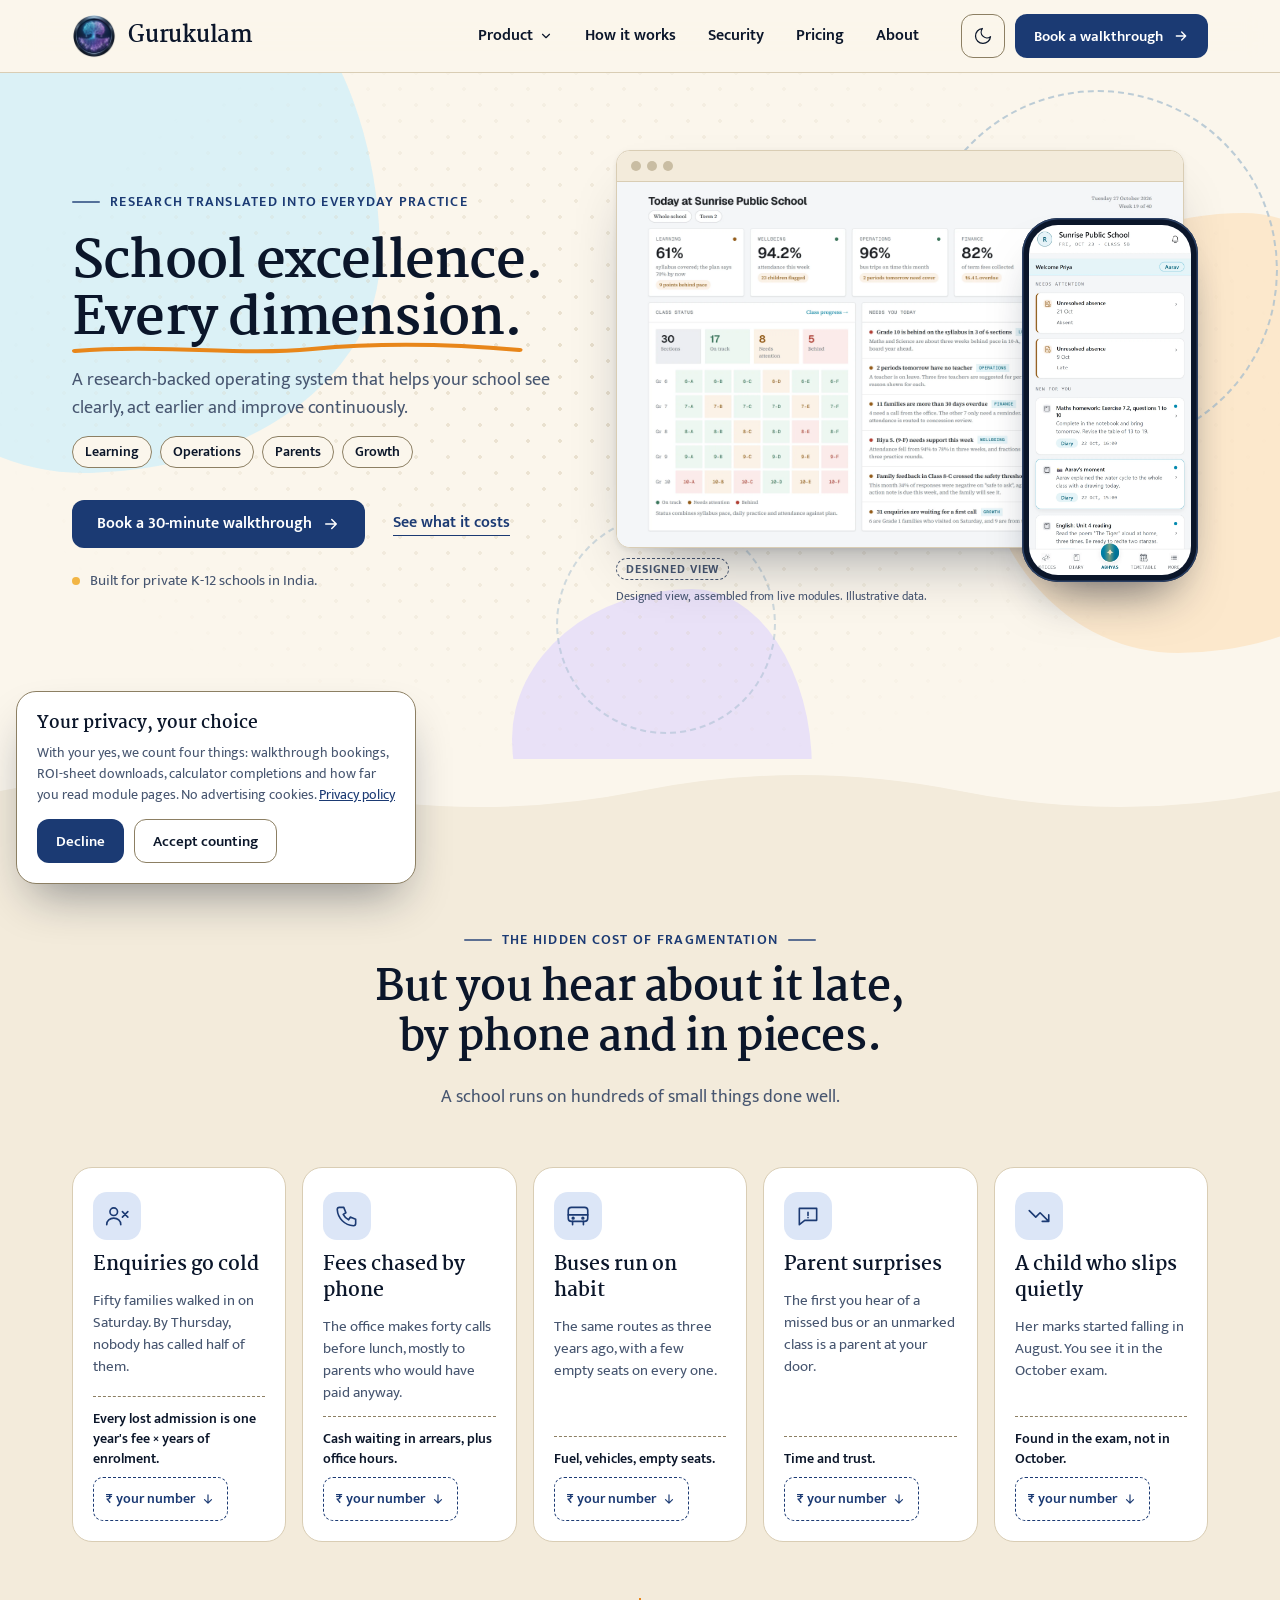
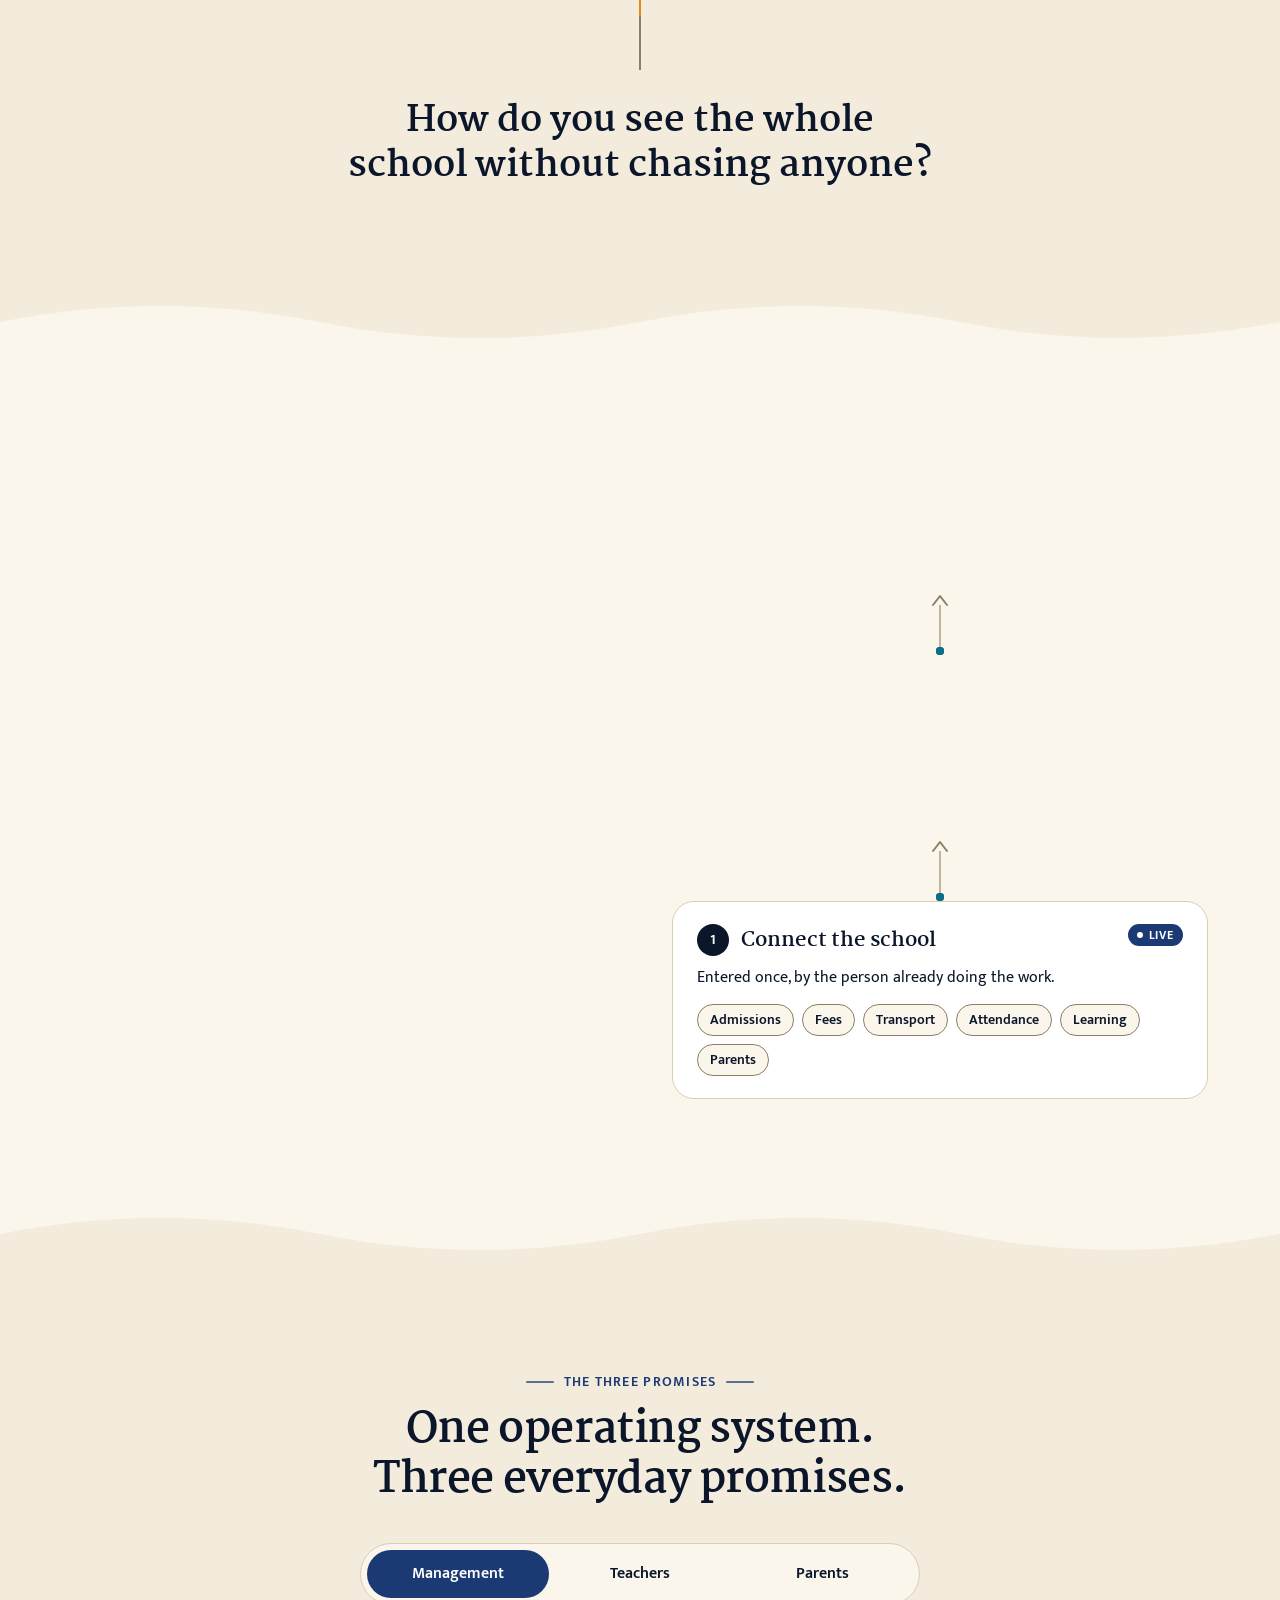
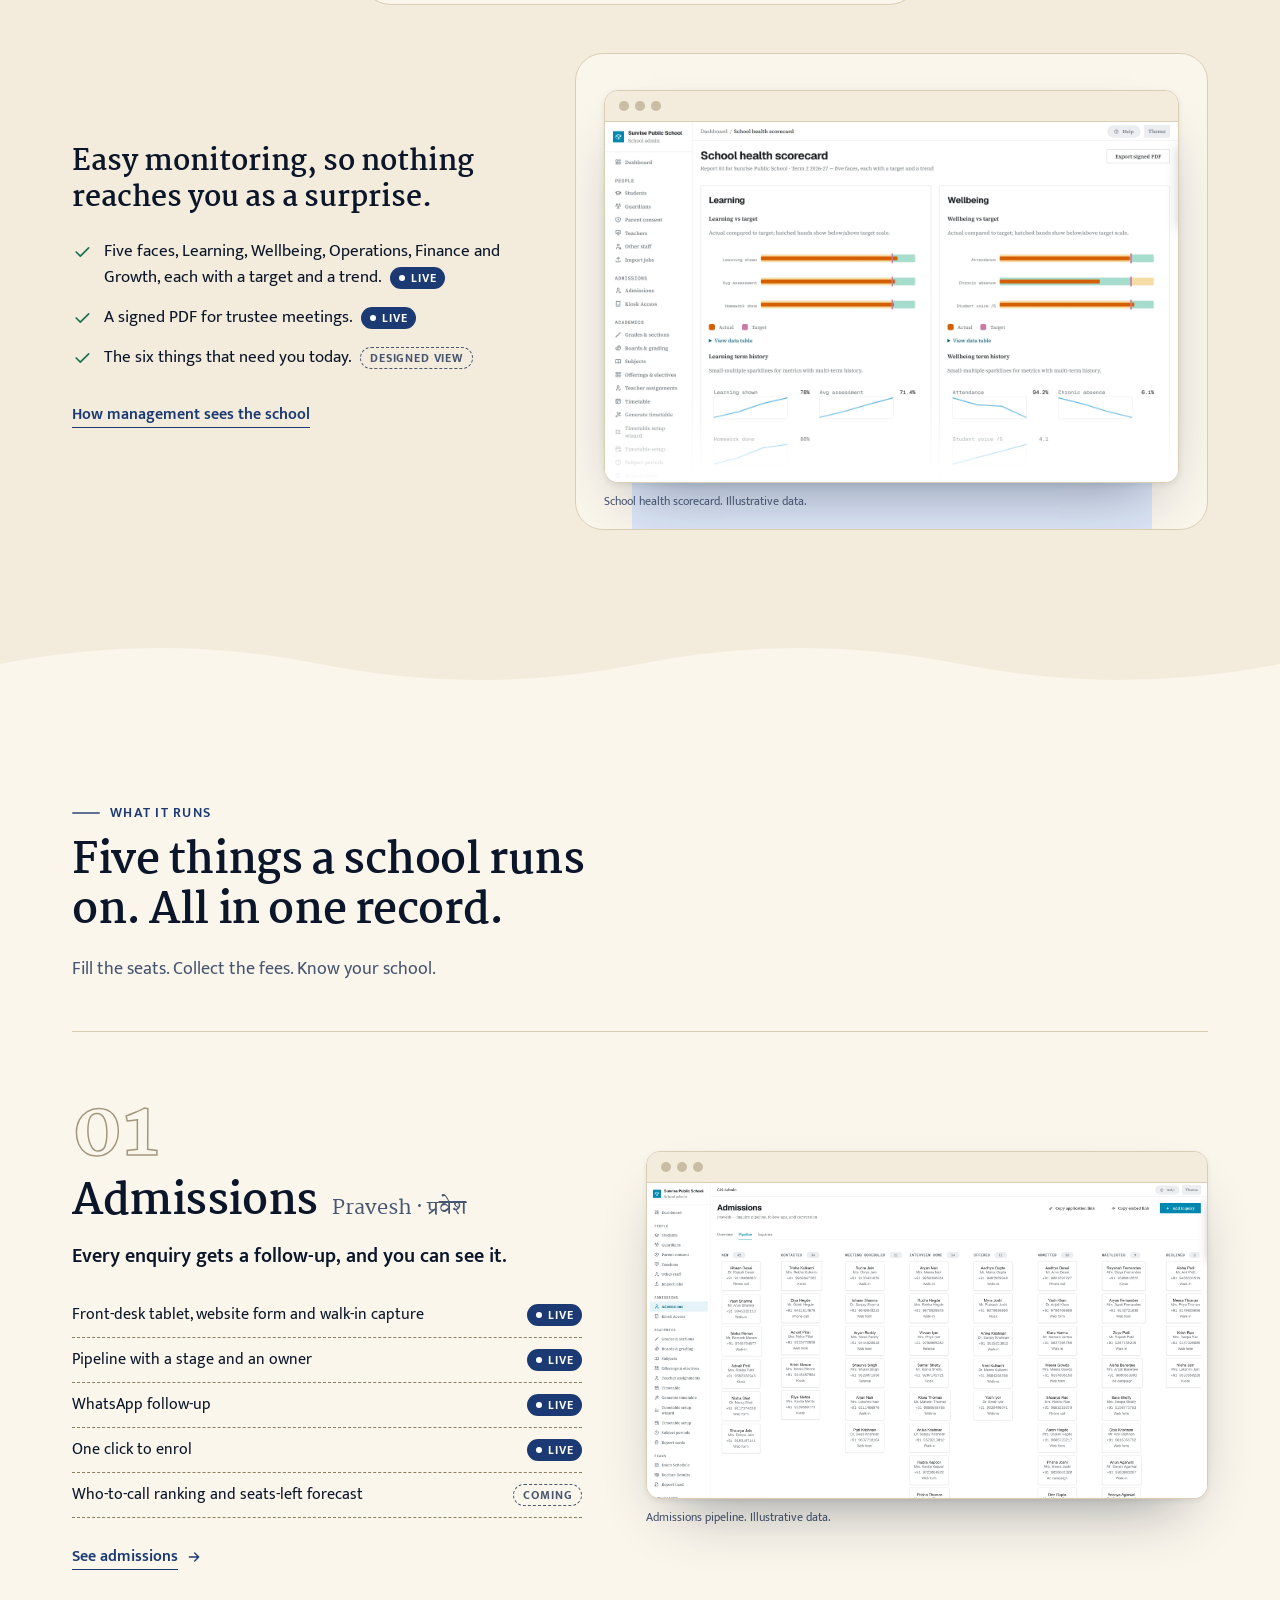
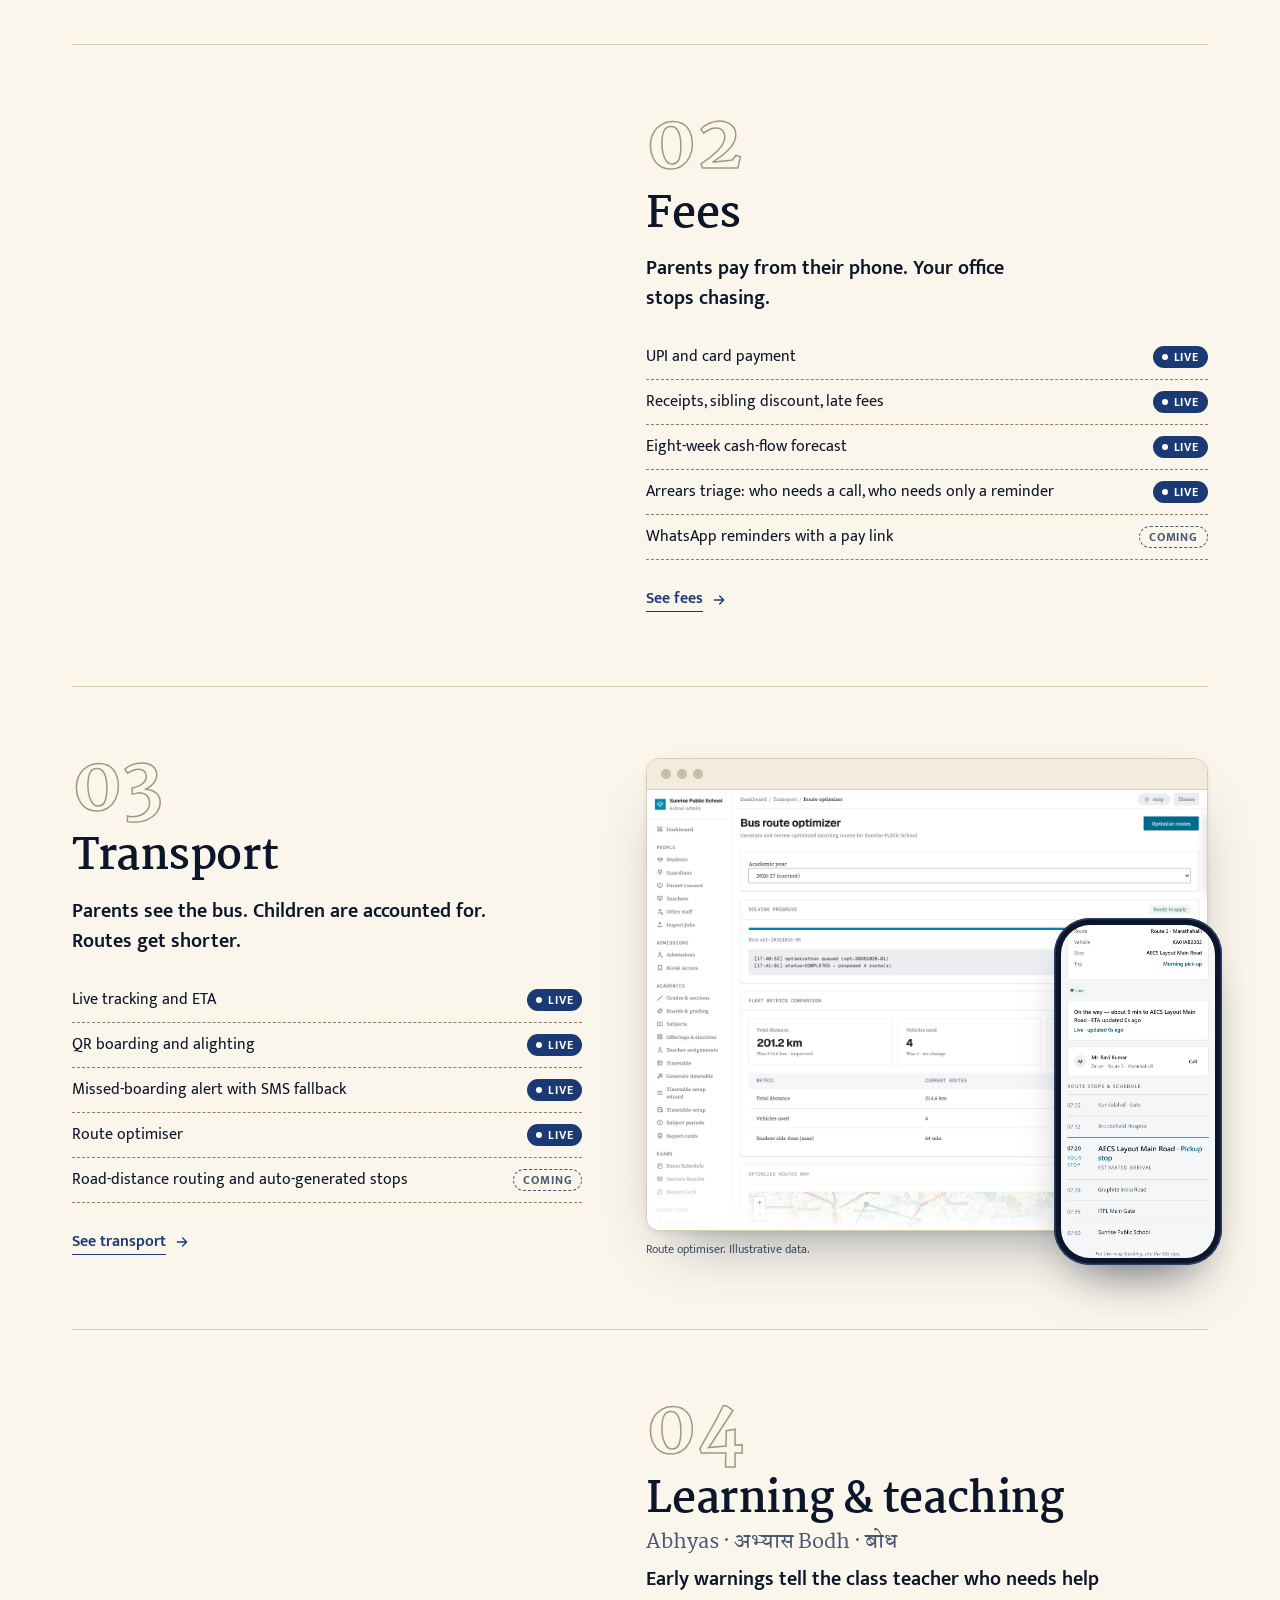
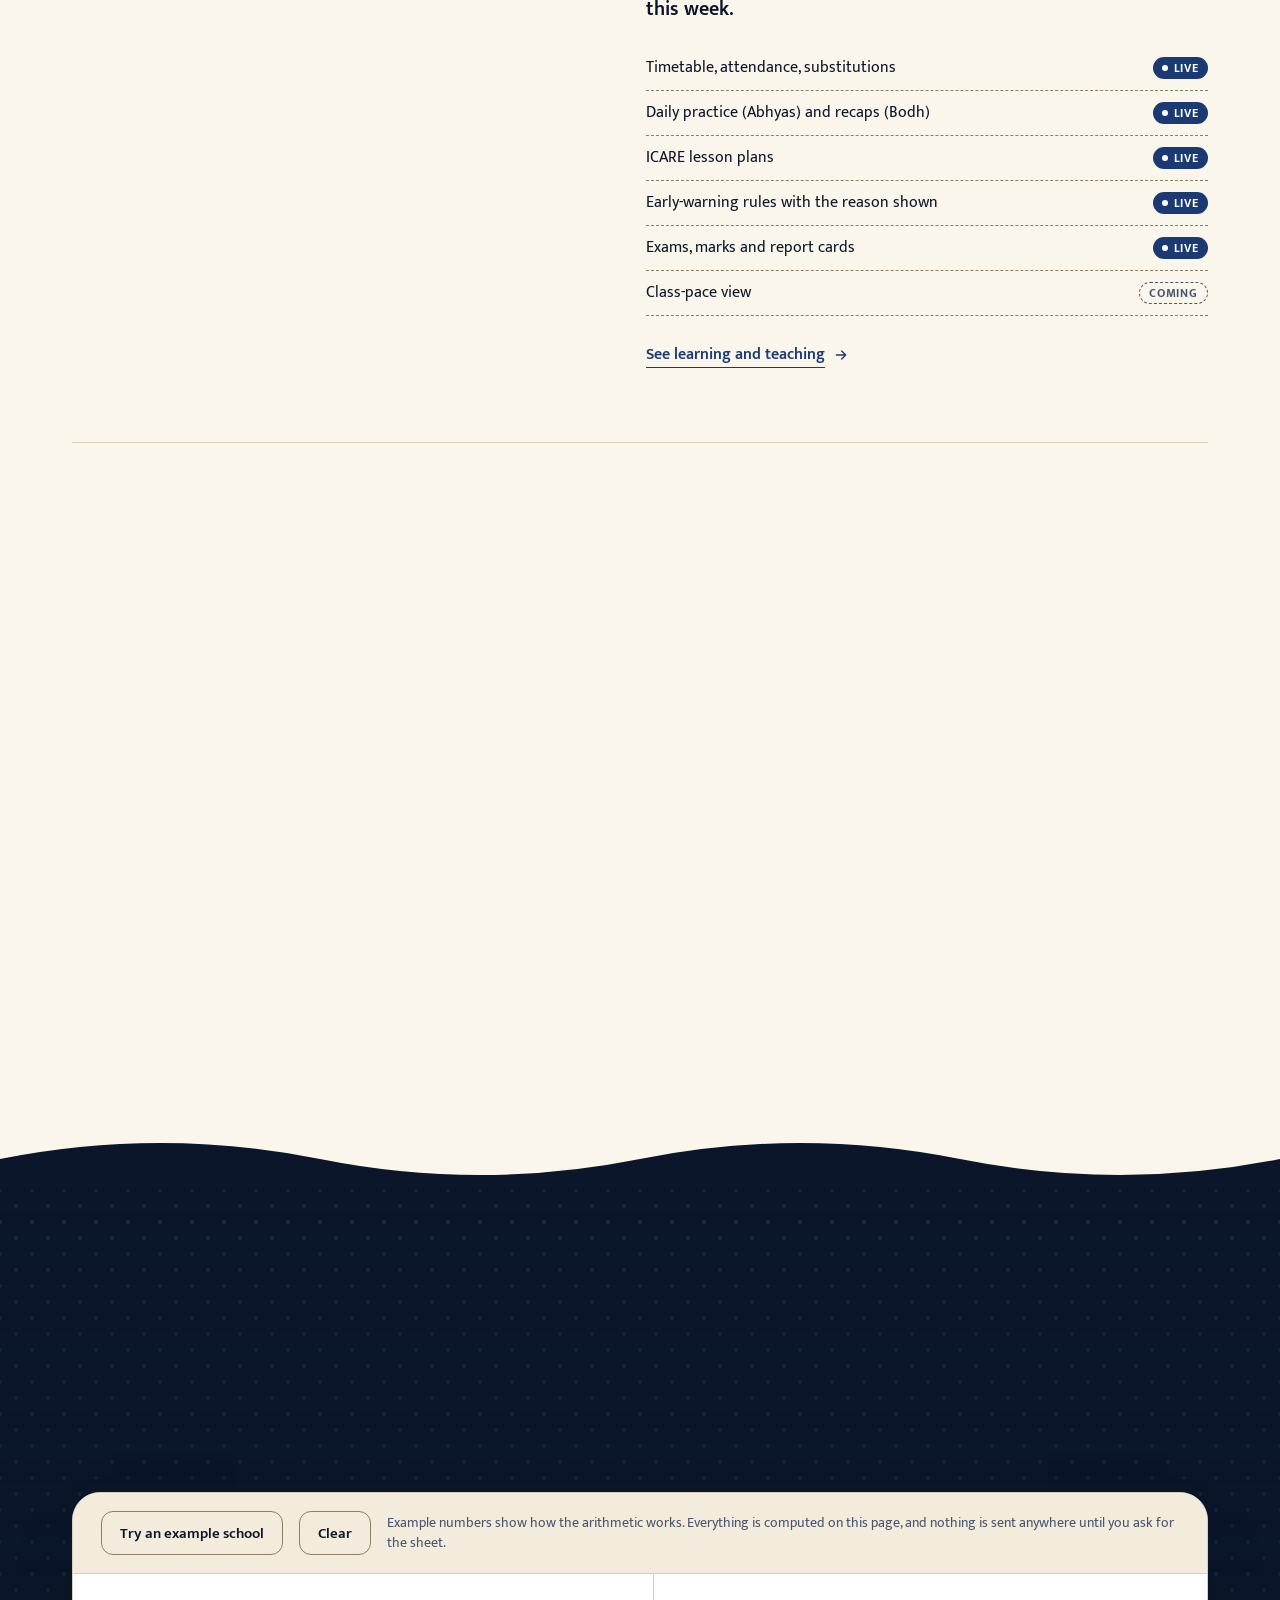
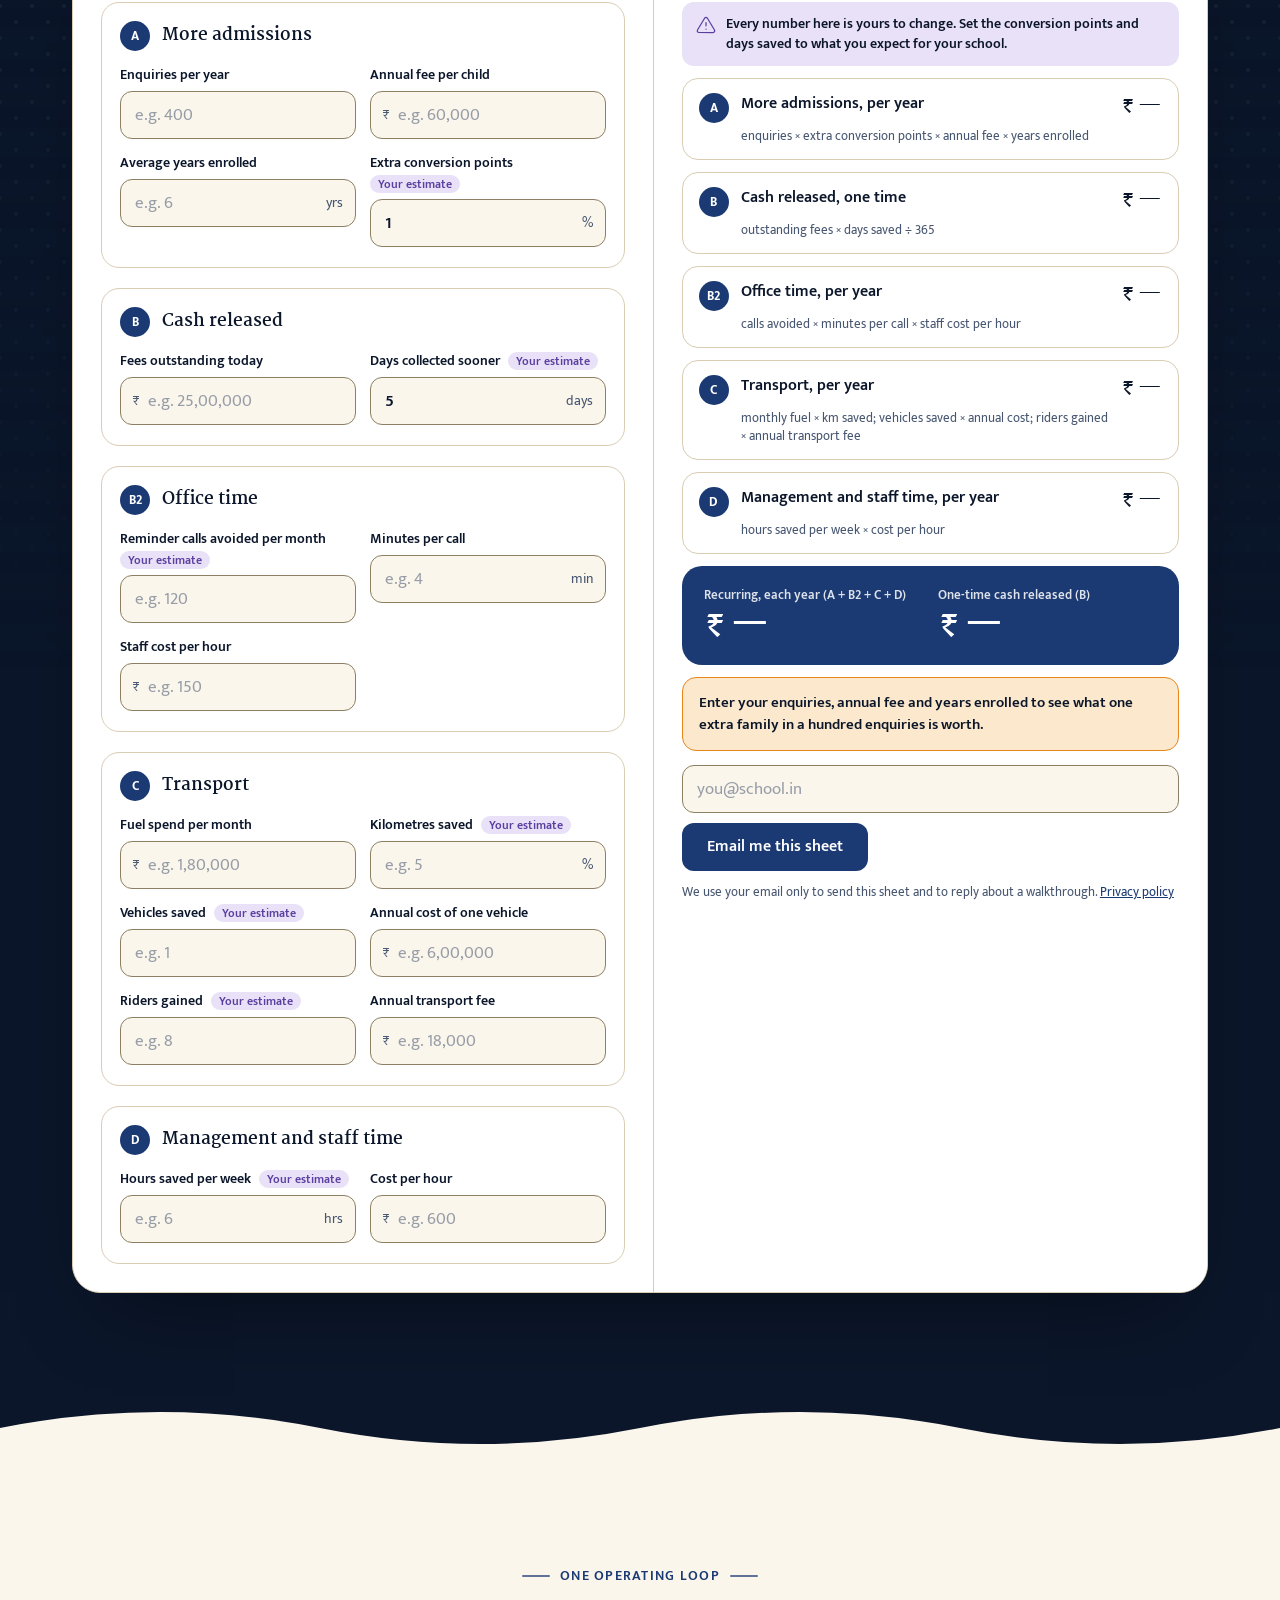
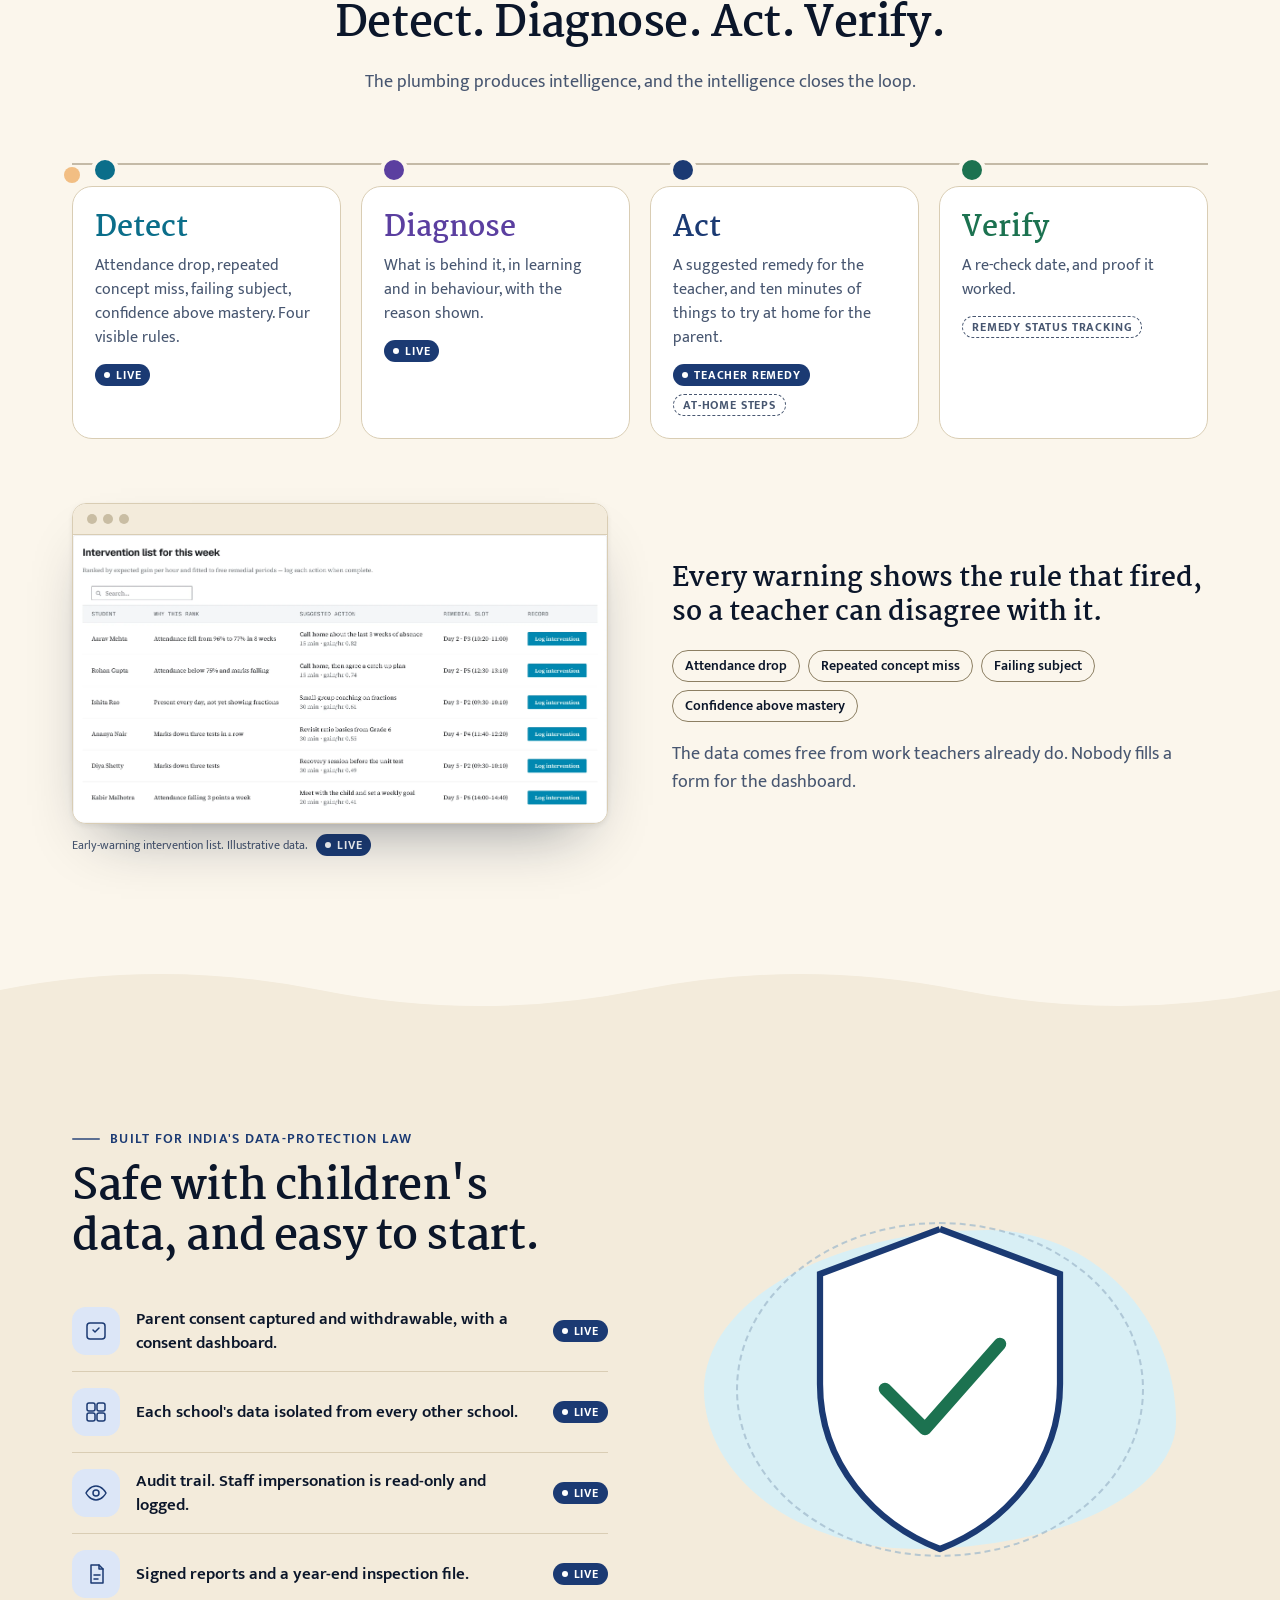
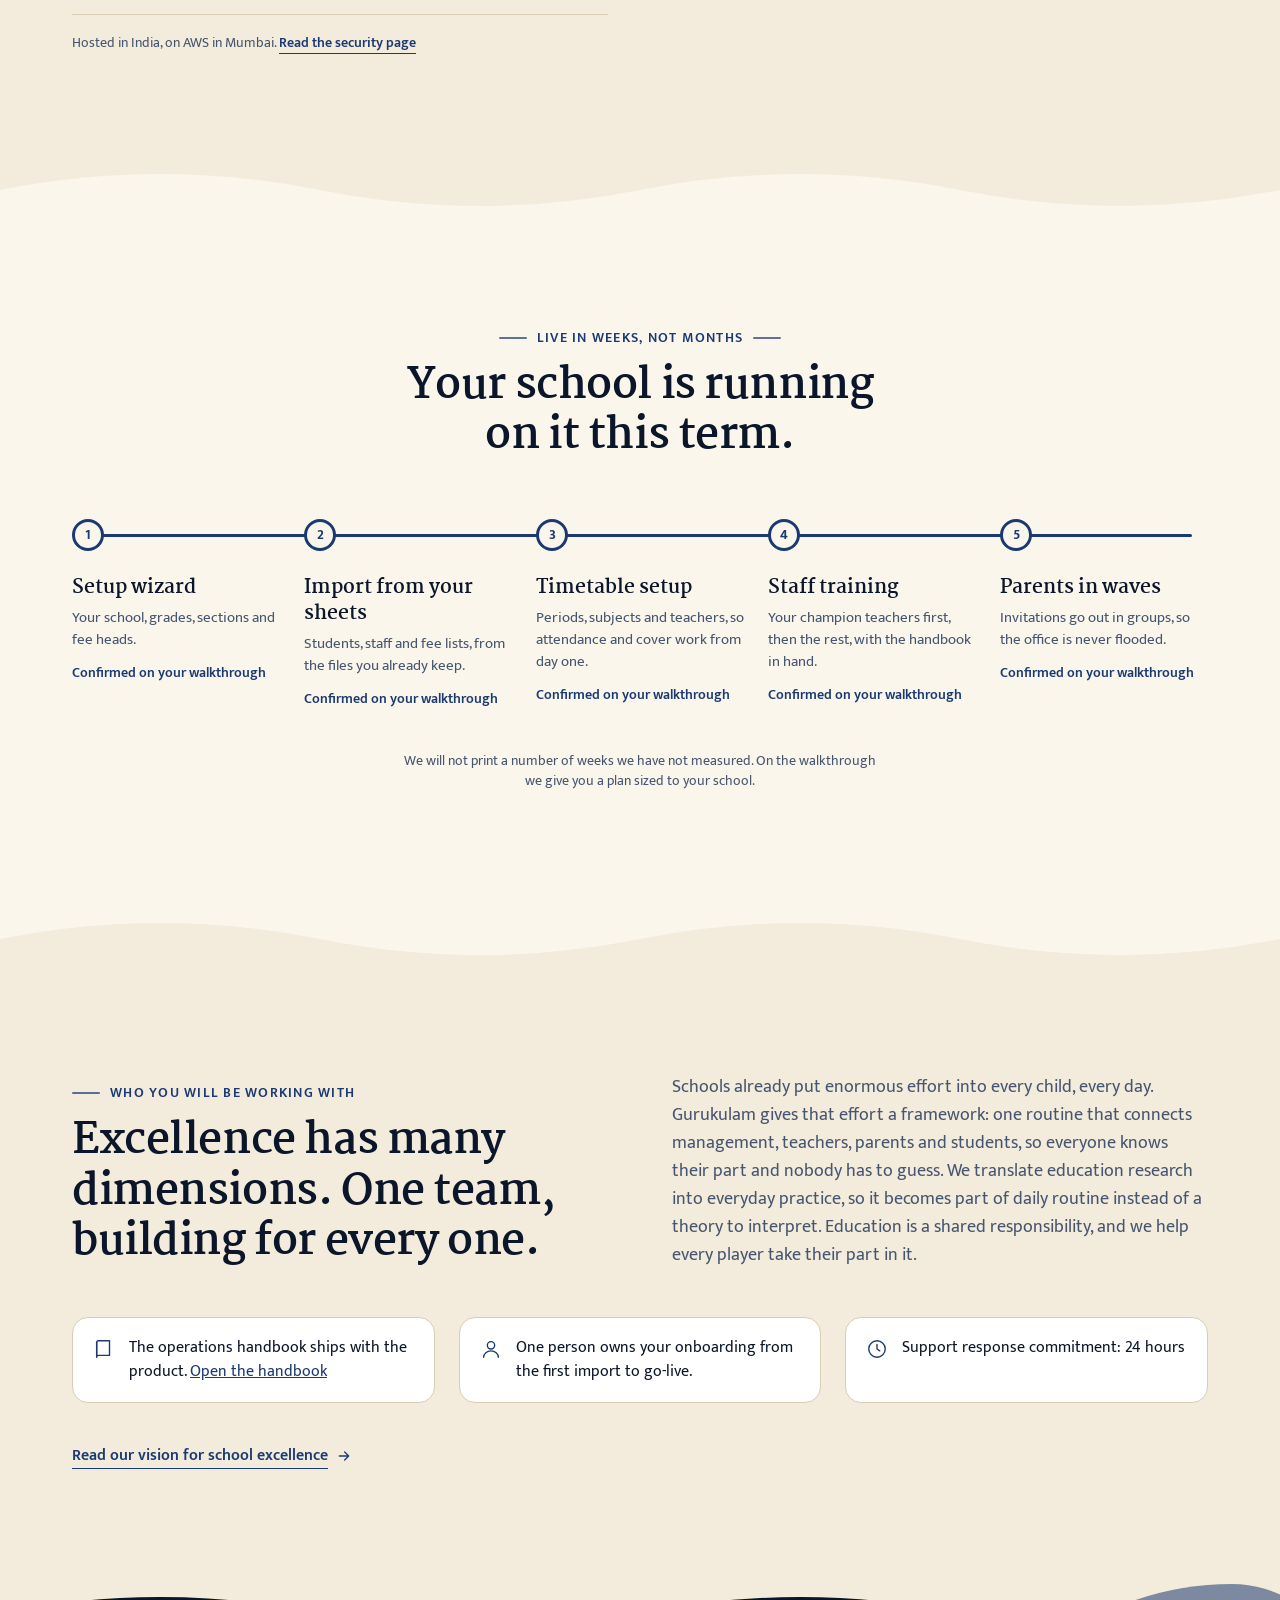
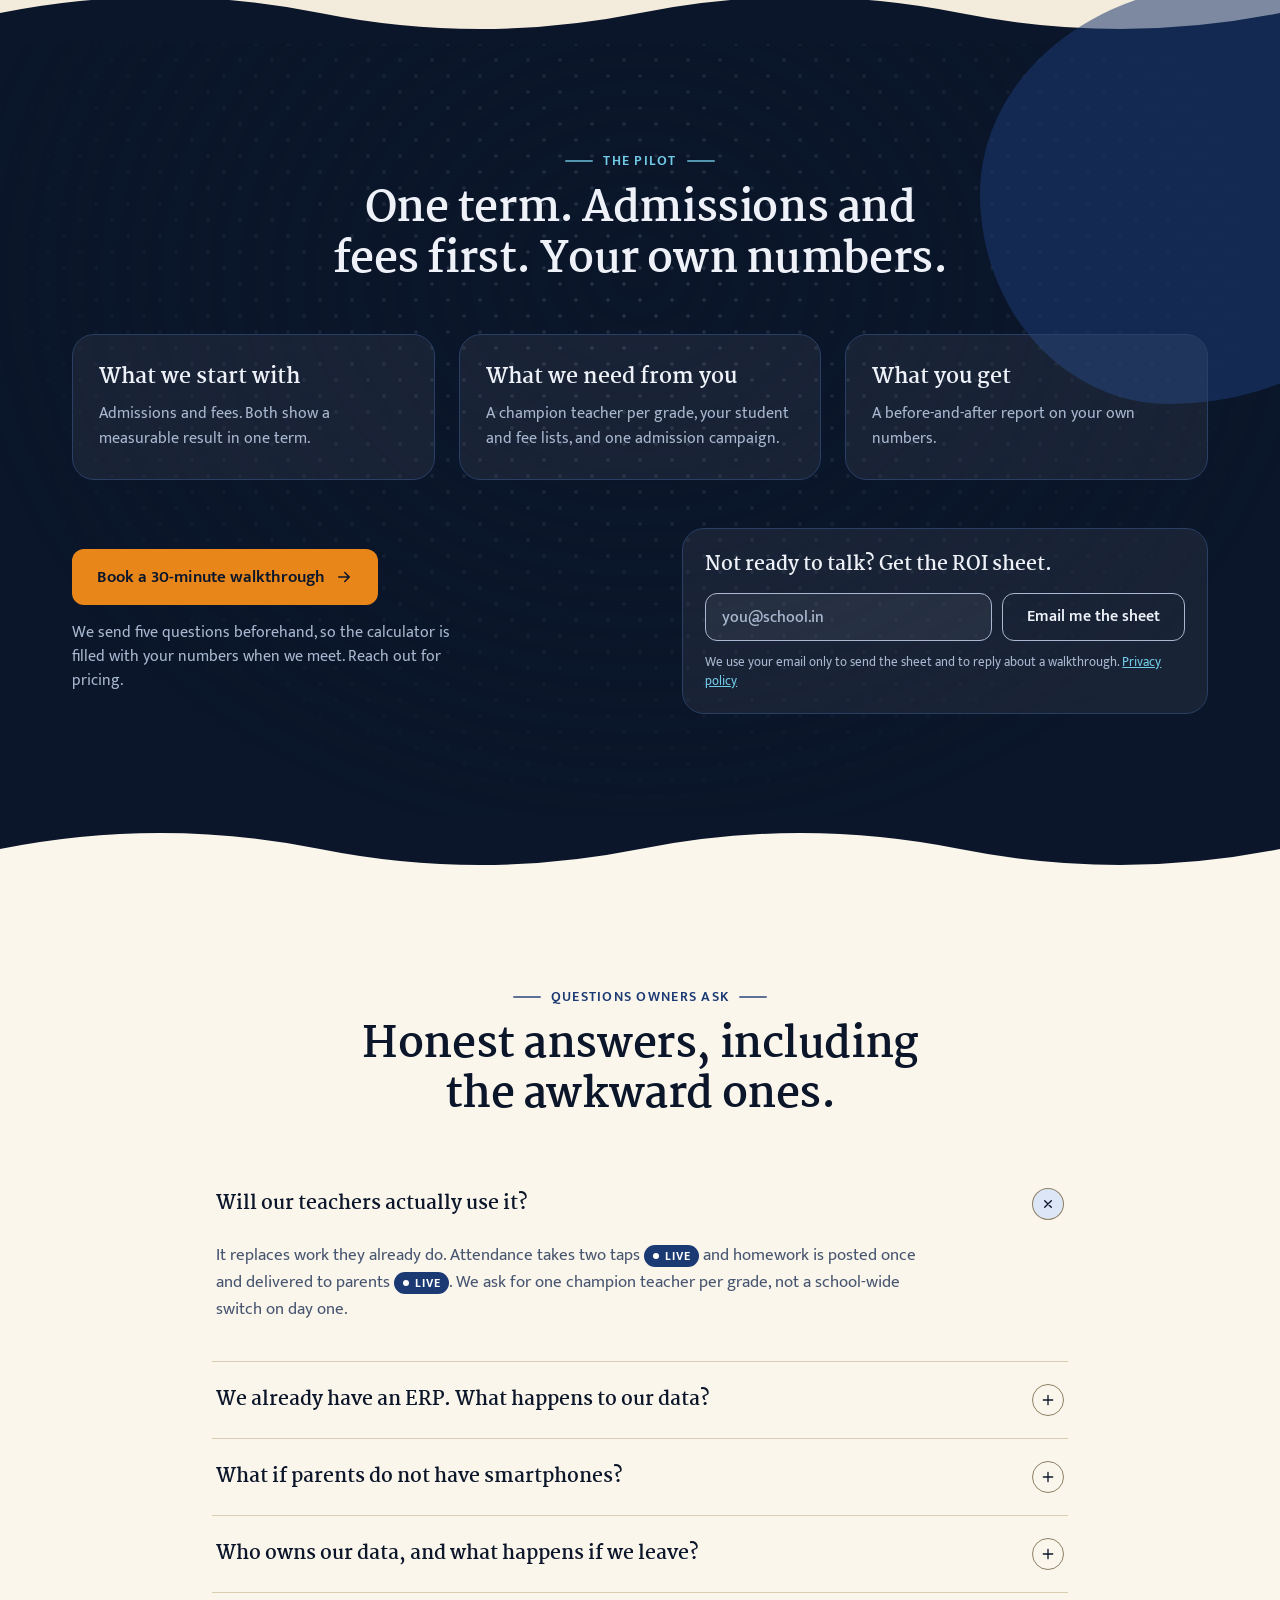
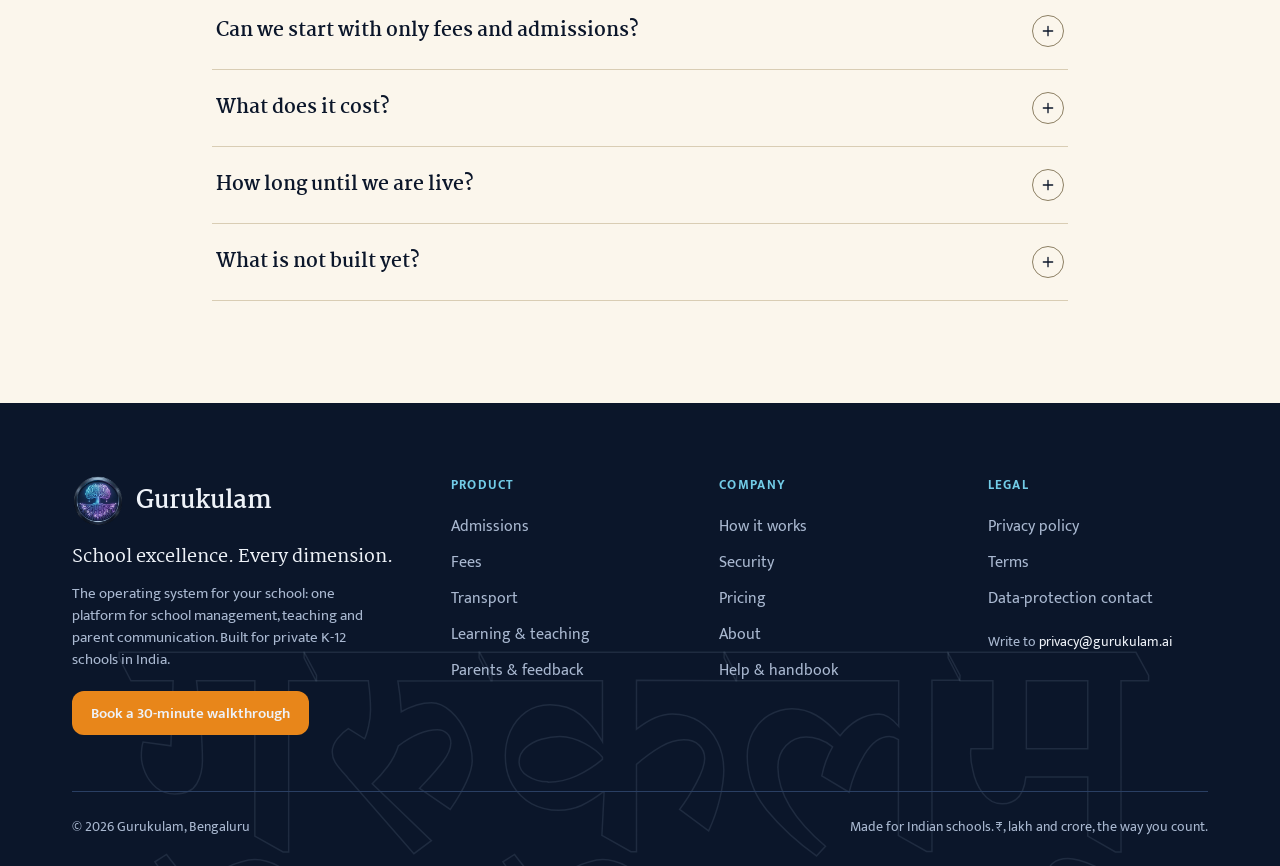
<file: index.html>
<!doctype html>
<html lang="en">
<head>
<meta charset="utf-8">
<meta name="viewport" content="width=device-width, initial-scale=1">
<title>Gurukulam: School excellence. Every dimension.</title>
<meta name="description" content="A research-backed operating system that helps your school see clearly, act earlier and improve continuously. Admissions, fees, transport, teaching and parents in one record.">
<meta property="og:title" content="Gurukulam: School excellence. Every dimension.">
<meta property="og:description" content="A research-backed operating system that helps your school see clearly, act earlier and improve continuously. Admissions, fees, transport, teaching and parents in one record.">
<meta name="theme-color" content="#0b162a">
<script>
/* scroll-in is on only when scripting works and motion is allowed; if site.js never reports ready, show everything */
(function(){var d=document.documentElement;if(window.matchMedia&&matchMedia('(prefers-reduced-motion: reduce)').matches)return;d.classList.add('js');setTimeout(function(){if(!window.__rvReady)d.classList.remove('js')},3000)})();
</script>
<link rel="icon" href="assets/img/logo.png">
<link rel="preconnect" href="https://fonts.googleapis.com">
<link rel="preconnect" href="https://fonts.gstatic.com" crossorigin>
<link rel="stylesheet" href="https://fonts.googleapis.com/css2?family=Martel:wght@400;600;700;800&family=Mukta:wght@400;500;600;700&display=swap">
<link rel="stylesheet" href="assets/site.css">
<style>

body{margin:0}
.stick{position:sticky;top:0;z-index:60}

/* hero */
.hero{position:relative;overflow:hidden;padding:clamp(40px,6vw,84px) 0 clamp(80px,9vw,132px)}
.hero-g{display:grid;grid-template-columns:minmax(0,1fr) minmax(0,1.2fr);gap:clamp(32px,4vw,64px);align-items:center}
.hero-h{font-size:clamp(32px,4.1vw,52px);margin:22px 0 0}
.hero-h .hl{display:block;position:relative;width:fit-content}
.ul{position:absolute;left:0;bottom:-8px;width:100%;height:14px;overflow:visible}
.ul path{fill:none;stroke:var(--accent);stroke-width:4;stroke-linecap:round;stroke-dasharray:1;stroke-dashoffset:1;animation:draw 1.1s .95s var(--ease) forwards}
.hero-cta{display:flex;flex-wrap:wrap;align-items:center;gap:12px 28px;margin-top:32px}
.qual{display:flex;align-items:center;gap:10px;margin-top:22px;font-size:15px;line-height:22px;color:var(--ink-muted)}
.qual i{width:8px;height:8px;border-radius:50%;background:var(--haldi-400);flex:none}
.hero-vis{position:relative;padding:0 24px 40px 0}
.hero-vis .cap{padding-right:190px}
@media (max-width:900px){.hero-g{grid-template-columns:minmax(0,1fr)}.hero-vis{padding-right:0}.hero-vis .cap{padding-right:140px}.ring{display:none}}
.ring{position:absolute;right:-70px;top:-60px;width:360px;height:360px;border-radius:50%;border:2px dashed var(--ispat-300);opacity:.7}
.ring.b{right:auto;left:-60px;top:auto;bottom:-90px;width:220px;height:220px;opacity:.5}

/* leaks */
.leak{position:relative;display:flex;flex-direction:column;gap:12px;padding:24px 20px 20px;background:var(--surface-200);border:1px solid var(--border);border-radius:20px;transition:transform .35s var(--ease),box-shadow .35s,border-color .35s}
.leak:hover{transform:translateY(-8px);box-shadow:var(--shadow-card);border-color:var(--brand)}
.ico{width:48px;height:48px;border-radius:14px;display:grid;place-items:center;background:var(--brand-soft);color:var(--brand)}
.leak .t{font:700 19px/26px var(--display);margin:0}
.leak p{margin:0;color:var(--ink-muted);font-size:15px;line-height:22px}
.unit{margin-top:auto;padding-top:12px;border-top:1px dashed var(--border-strong);font:600 14px/20px var(--sans);color:var(--ink)}
.slot{display:inline-flex;align-items:center;margin-top:8px;min-height:44px;padding:0 12px;border:1.5px dashed var(--brand);border-radius:10px;color:var(--brand);text-decoration:none;font:600 14px/1 var(--sans);gap:6px;transition:background-color .2s}
.slot:hover{background:var(--brand-soft)}
.flowline{display:block;margin:56px auto 0;width:2px;height:72px;background:var(--border-strong);position:relative;overflow:hidden}
.flowline i{position:absolute;left:-2px;top:0;width:6px;height:18px;border-radius:6px;background:var(--accent);animation:dropdown 2.6s var(--ease) infinite}
@keyframes dropdown{0%{transform:translateY(-20px)}100%{transform:translateY(76px)}}
.ask{font:700 clamp(24px,3vw,36px)/1.25 var(--display);text-align:center;max-width:22em;margin:28px auto 0;text-wrap:balance}

/* three layers */
.stackd{display:flex;flex-direction:column}
.ly{position:relative;border-radius:22px;padding:22px 24px;border:1px solid var(--border)}
.ly .top{display:flex;justify-content:space-between;align-items:flex-start;gap:12px}
.ly .nm{display:flex;align-items:center;gap:12px;font:700 20px/28px var(--display)}
.ly .nm b{flex:none;width:32px;height:32px;border-radius:50%;display:grid;place-items:center;font:700 14px/1 var(--sans);background:var(--ink);color:var(--surface-100)}
.ly p{margin:10px 0 0;font-size:16px;line-height:24px}
.ly1{background:var(--surface-200)}
.ly2{background:var(--intelligence-soft);border-color:transparent;box-shadow:var(--shadow-ai)}
.ly2 .nm b{background:var(--intelligence);color:var(--surface-100)}
.ly3{background:var(--brand);color:var(--on-brand);border-color:transparent}
.ly3 .nm b{background:var(--on-brand);color:var(--brand)}
.ly3 .chip.soon{color:var(--on-brand);border-color:var(--on-brand)}
.insight-tag{display:inline-flex;align-items:center;gap:6px;height:22px;padding:0 9px;border-radius:9999px;border:1.5px solid var(--intelligence);color:var(--intelligence);font:700 12px/1 var(--sans);letter-spacing:.07em;text-transform:uppercase}
.pill{display:inline-flex;align-items:center;height:32px;padding:0 12px;border-radius:9999px;border:1px solid var(--border-strong);background:var(--surface-100);font:600 14px/1 var(--sans)}
.pills{display:flex;flex-wrap:wrap;gap:8px;margin-top:14px}
.ly3 .pill{background:rgba(255,255,255,.12);border-color:rgba(255,255,255,.4);color:var(--on-brand)}
.rise{position:relative;height:64px;display:flex;justify-content:center;overflow:hidden}
.rise::before{content:"";position:absolute;top:14px;bottom:0;width:2px;background:var(--border-strong);opacity:.55}
.rise svg{position:absolute;top:2px;color:var(--border-strong)}
.rise i{position:absolute;bottom:0;width:8px;height:8px;border-radius:50%;background:var(--intelligence);animation:flowup 2.4s ease-in infinite}
.rise i:nth-child(3){animation-delay:.8s}
.rise i:nth-child(4){animation-delay:1.6s}
.promise{display:flex;flex-direction:column;gap:10px;margin-top:28px}
.promise div{display:flex;align-items:center;gap:14px;padding:12px 16px;border:1px solid var(--border);border-radius:14px;background:var(--surface-200);transition:transform .3s var(--ease)}
.promise div:hover{transform:translateX(6px)}
.promise small{flex:none;width:92px;font:700 12px/16px var(--sans);letter-spacing:.08em;text-transform:uppercase;color:var(--brand)}
.promise b{font:700 17px/24px var(--display)}

/* roles */
.tabs{position:relative;display:grid;grid-template-columns:repeat(3,minmax(0,1fr));width:min(560px,100%);margin:36px auto 0;padding:6px;border-radius:9999px;background:var(--surface-100);border:1px solid var(--border)}
.ind{position:absolute;top:6px;bottom:6px;left:6px;width:calc((100% - 12px) / 3);border-radius:9999px;background:var(--brand);transition:transform .5s var(--ease)}
.tab{position:relative;z-index:1;min-height:48px;border:0;background:transparent;color:var(--ink);font:600 16px/1 var(--sans);border-radius:9999px;cursor:pointer;transition:color .3s}
.tab.on{color:var(--on-brand)}
.panel{display:none;grid-template-columns:minmax(0,5fr) minmax(0,7fr);gap:clamp(28px,4vw,56px);align-items:center;margin-top:48px}
.panel.on{display:grid;animation:rise .6s var(--ease) both}
.bul{list-style:none;margin:22px 0 0;padding:0;display:flex;flex-direction:column;gap:14px}
.bul li{display:flex;gap:12px;align-items:flex-start;font-size:17px;line-height:26px}
.bul li svg{flex:none;margin-top:4px;color:var(--success)}
.bul .chip{margin-left:8px}
.vis{position:relative;display:flex;justify-content:center;align-items:flex-end;gap:18px;padding:36px 28px 0;min-height:420px;overflow:hidden;border-radius:28px;background:var(--surface-100);border:1px solid var(--border)}
.vis::before{content:"";position:absolute;left:50%;bottom:0;width:min(86%,520px);height:90%;transform:translateX(-50%);border-radius:999px 999px 0 0;background:var(--brand-soft)}
.vis > *{position:relative}
.vis .phone{margin-bottom:-60px}
.vis .phone + .phone{margin-bottom:-110px}
@media (max-width:900px){.panel{grid-template-columns:minmax(0,1fr)}}
@media (max-width:760px){.tabs{display:none}.panel{display:grid;margin-top:40px;padding:24px;border:1px solid var(--border);border-radius:24px;background:var(--surface-200)}}

/* pillars */
.band{display:grid;grid-template-columns:minmax(0,1fr) minmax(0,1.1fr);gap:clamp(32px,5vw,80px);align-items:center;padding:clamp(44px,5vw,72px) 0;border-top:1px solid var(--border)}
.band.flip .bt{order:2}
.num{font:800 76px/1 var(--display);color:transparent;-webkit-text-stroke:1.5px var(--border-strong);opacity:.8}
.pname{display:flex;align-items:baseline;flex-wrap:wrap;gap:6px 14px;margin-top:6px}
.pname .dv{font:600 20px/1 var(--display);color:var(--ink-muted)}
.promise-l{font:600 20px/30px var(--sans);margin:12px 0 0;max-width:38ch;text-wrap:pretty}
.caps{list-style:none;margin:22px 0 18px;padding:0}
.caps li{display:flex;justify-content:space-between;align-items:center;gap:16px;padding:11px 0;border-bottom:1px dashed var(--border-strong);font-size:16px;line-height:22px}
@media (max-width:900px){.band{grid-template-columns:minmax(0,1fr)}.band.flip .bt{order:0}}

/* loop */
.loop{position:relative;padding-top:34px}
.track{position:absolute;top:11px;left:0;right:0;height:2px;background:var(--border-strong);opacity:.5}
.runner{position:absolute;top:4px;width:16px;height:16px;margin-left:-8px;border-radius:50%;background:var(--accent);animation:flowright 9s linear infinite}
.lcard{position:relative;background:var(--surface-200);border:1px solid var(--border);border-radius:20px;padding:26px 22px 22px;transition:transform .35s var(--ease),box-shadow .35s}
.lcard:hover{transform:translateY(-6px);box-shadow:var(--shadow-card)}
.lcard .node{position:absolute;top:-31px;left:22px;width:20px;height:20px;border-radius:50%;border:4px solid var(--surface-100);box-sizing:content-box;margin-left:-4px}
.lcard .v{font:700 28px/1.1 var(--display);margin:0 0 10px}
.lcard p{margin:0 0 14px;font-size:16px;line-height:24px;color:var(--ink-muted)}
.lcard .chips{display:flex;flex-wrap:wrap;gap:8px}
.c-det .node{background:var(--intelligence)} .c-det .v{color:var(--intelligence)}
.c-dia .node{background:var(--insight)} .c-dia .v{color:var(--insight)}
.c-act .node{background:var(--brand)} .c-act .v{color:var(--brand)}
.c-ver .node{background:var(--success)} .c-ver .v{color:var(--success)}
@media (max-width:1080px){.track,.runner{display:none}.loop{padding-top:0}.lcard .node{display:none}}

/* trust */
.tr-item{display:grid;grid-template-columns:48px minmax(0,1fr) auto;gap:16px;align-items:center;padding:16px 0;border-bottom:1px solid var(--border);text-decoration:none;color:var(--ink);transition:transform .3s var(--ease)}
.tr-item:hover{transform:translateX(6px)}
.tr-item span.t{font:600 17px/24px var(--sans)}
.shield{position:relative;display:grid;place-items:center;min-height:380px}
.shield svg.s{position:relative;z-index:2;width:min(300px,70%);height:auto}
.shield .sh{fill:var(--surface-200);stroke:var(--brand);stroke-width:2.5;stroke-dasharray:1;stroke-dashoffset:1;animation:draw 2s .2s var(--ease) forwards}
.shield .ck{fill:none;stroke:var(--success);stroke-width:5;stroke-linecap:round;stroke-linejoin:round;stroke-dasharray:1;stroke-dashoffset:1;animation:draw 1s 1.6s var(--ease) forwards}
.shield .orb{position:absolute;inset:6% 12%;border-radius:50%;border:2px dashed var(--ispat-300);opacity:.75}
@media (max-width:640px){.tr-item{grid-template-columns:48px minmax(0,1fr)}.tr-item .chip{grid-column:2;justify-self:start}}

/* timeline */
.tl{position:relative;display:grid;grid-template-columns:repeat(5,minmax(0,1fr));gap:24px;padding-top:56px;margin-top:56px}
.tl-line{position:absolute;top:15px;left:16px;right:16px;height:3px;background:var(--border);border-radius:3px;overflow:hidden}
.tl-fill{height:100%;background:var(--brand);transform-origin:left}
@keyframes grow{from{transform:scaleX(0)}to{transform:scaleX(1)}}
@supports (animation-timeline: view()){.tl-fill{animation:grow linear both;animation-timeline:view();animation-range:entry 30% cover 52%}}
.st{position:relative}
.st .dot{position:absolute;top:-56px;left:0;width:32px;height:32px;border-radius:50%;background:var(--surface-100);border:3px solid var(--brand);display:grid;place-items:center;font:700 14px/1 var(--sans);color:var(--brand)}
.st h3{margin:0 0 6px;font:700 19px/26px var(--display)}
.st p{margin:0 0 10px;font-size:15px;line-height:22px;color:var(--ink-muted)}
@media (max-width:900px){.tl{grid-template-columns:minmax(0,1fr);padding-top:0;padding-left:52px;gap:28px}.tl-line{top:0;bottom:0;left:15px;right:auto;width:3px;height:auto}.st .dot{top:0;left:-52px}}

/* team */
.tphoto{aspect-ratio:1 / 1.08;border:2px dashed var(--border-strong);border-radius:999px 999px 20px 20px;display:grid;place-items:center;text-align:center;padding:16px;color:var(--ink-muted);font:600 14px/20px var(--sans);background:var(--surface-100)}
.tcard{display:flex;flex-direction:column;gap:10px}
.tcard .nm{font:700 20px/28px var(--display)}
.how{display:flex;gap:14px;align-items:flex-start;padding:18px 20px;border:1px solid var(--border);border-radius:16px;background:var(--surface-200);font-size:16px;line-height:24px}

/* pilot */
.pcard{background:rgba(255,255,255,.06);border:1px solid var(--band-line);border-radius:22px;padding:28px 26px;transition:transform .35s var(--ease),background-color .35s}
.pcard:hover{transform:translateY(-6px);background:rgba(255,255,255,.1)}
.pcard h3{margin:0 0 10px;font:700 21px/28px var(--display);color:var(--band-ink)}
.pcard p{margin:0;color:var(--band-muted);font-size:16px;line-height:25px}
.ctab{display:grid;grid-template-columns:minmax(0,1.1fr) minmax(0,1fr);gap:32px;margin-top:48px;align-items:center}
.bin{display:flex;align-items:center;min-height:48px;border:1.5px solid var(--band-muted);border-radius:12px;padding:0 14px;background:rgba(255,255,255,.06);flex:1 1 220px}
.bin input{flex:1;min-width:0;border:0;background:transparent;color:var(--band-ink);font:500 16px/24px var(--sans);height:44px;outline:none}
.bin input::placeholder{color:var(--band-muted)}
.bin:focus-within{border-color:var(--akash-400)}
@media (max-width:900px){.ctab{grid-template-columns:minmax(0,1fr)}}
@media (prefers-reduced-motion:reduce){.ul path,.shield .sh,.shield .ck{stroke-dashoffset:0}}


body{margin:0}
.hd{position:relative;background:var(--header-bg);-webkit-backdrop-filter:saturate(1.5) blur(16px);backdrop-filter:saturate(1.5) blur(16px);border-bottom:1px solid var(--border);font-family:var(--sans);color:var(--ink)}
.hd-in{max-width:1200px;margin:0 auto;padding:0 clamp(16px,4vw,32px);height:72px;display:flex;align-items:center;gap:28px}
.brand{display:flex;align-items:center;gap:12px;text-decoration:none;color:var(--ink);flex:none}
.brand .bn{font:700 22px/1 var(--display);letter-spacing:-.01em}
.brand img{flex:none;transition:transform .6s var(--ease)}
.brand:hover img{transform:rotate(-8deg) scale(1.05)}
.nav{display:flex;align-items:center;gap:4px;margin-left:auto}
.nl{position:relative;display:inline-flex;align-items:center;gap:6px;min-height:44px;padding:0 14px;border-radius:10px;color:var(--ink);text-decoration:none;font:600 16px/1 var(--sans);transition:background-color .2s}
.nl:hover{background:var(--brand-soft)}
.nl::after{content:"";position:absolute;left:14px;right:14px;bottom:6px;height:2px;border-radius:2px;background:var(--accent);transform:scaleX(0);transform-origin:left;transition:transform .35s var(--ease)}
.nl.on::after,.nl:hover::after{transform:scaleX(1)}
.has-dd{position:relative}
.dd{position:absolute;top:100%;left:-8px;width:340px;padding:10px;margin-top:6px;background:var(--surface-200);border:1px solid var(--border);border-radius:16px;box-shadow:0 24px 48px -20px rgba(11,22,42,.35);opacity:0;visibility:hidden;transform:translateY(8px);transition:opacity .22s var(--ease),transform .22s var(--ease),visibility .22s}
.has-dd:hover .dd,.has-dd:focus-within .dd{opacity:1;visibility:visible;transform:none}
.dd a{display:flex;flex-direction:column;gap:2px;padding:10px 12px;min-height:44px;border-radius:10px;text-decoration:none;color:var(--ink);transition:background-color .15s}
.dd a:hover{background:var(--brand-soft)}
.dd b{font:600 16px/22px var(--sans)}
.dd b i{font:600 14px/1 var(--display);font-style:normal;color:var(--ink-muted);margin-left:8px}
.dd span{font-size:14px;line-height:20px;color:var(--ink-muted)}
.hd-r{display:flex;align-items:center;gap:10px}
.icon-btn{width:44px;height:44px;display:inline-grid;place-items:center;border-radius:12px;border:1.5px solid var(--border-strong);background:transparent;color:var(--ink);cursor:pointer;transition:background-color .2s}
.icon-btn:hover{background:var(--brand-soft)}
.burger{display:none}
.drawer{border-top:1px solid var(--border);background:var(--surface-100);padding:12px clamp(16px,4vw,32px) 24px;display:flex;flex-direction:column;gap:2px;animation:rise .35s var(--ease) both}
.drawer a.dl{display:flex;align-items:center;min-height:48px;padding:0 4px;color:var(--ink);text-decoration:none;font:600 18px/1 var(--sans);border-bottom:1px solid var(--border)}
.drawer .sub{padding-left:16px;font-weight:500;font-size:16px;color:var(--ink-muted)}
@media (max-width:980px){.nav{display:none}.burger{display:inline-grid}.hd-r{margin-left:auto}.hd-cta{display:none}}


body{margin:0}
.calc{background:var(--surface-200);color:var(--ink);border:1px solid var(--border);border-radius:28px;font-family:var(--sans);overflow:hidden;box-shadow:0 40px 80px -40px rgba(0,0,0,.5)}
.calc-bar{display:flex;flex-wrap:wrap;align-items:center;gap:12px 16px;padding:18px 28px;background:var(--surface-300);border-bottom:1px solid var(--border)}
.calc-bar p{margin:0;flex:1 1 280px;font-size:14px;line-height:20px;color:var(--ink-muted)}
.calc-grid{display:grid;grid-template-columns:minmax(0,1.05fr) minmax(0,1fr);}
.inputs{padding:28px;display:flex;flex-direction:column;gap:20px;border-right:1px solid var(--border)}
.grp{border:1.5px solid var(--border);border-radius:18px;padding:18px 18px 20px;transition:border-color .3s,background-color .3s,box-shadow .3s}
.grp.hl{border-color:var(--accent);background:var(--accent-soft);box-shadow:0 0 0 4px rgba(232,134,26,.18)}
.grp-h{display:flex;align-items:center;gap:12px;margin-bottom:14px}
.grp-h b{font:700 17px/24px var(--display)}
.lv{flex:none;width:30px;height:30px;border-radius:50%;display:grid;place-items:center;background:var(--brand);color:var(--on-brand);font:700 13px/1 var(--sans)}
.flds{display:grid;grid-template-columns:repeat(2,minmax(0,1fr));gap:14px}
.fld label{display:flex;flex-wrap:wrap;gap:2px 8px;align-items:center;font:600 14px/20px var(--sans);margin-bottom:6px}
.asm{font:600 12px/16px var(--sans);color:var(--insight);background:var(--insight-soft);border-radius:9999px;padding:1px 8px}
.inp{display:flex;align-items:center;min-height:48px;border:1.5px solid var(--border-strong);border-radius:12px;background:var(--surface-100);padding:0 12px;gap:6px;transition:border-color .2s,box-shadow .2s}
.inp:focus-within{border-color:var(--brand);box-shadow:0 0 0 3px rgba(27,58,115,.18)}
.inp i{font-style:normal;color:var(--ink-muted);font-size:14px;white-space:nowrap}
.inp input{flex:1;min-width:0;border:0;background:transparent;color:var(--ink);font:600 17px/24px var(--sans);height:44px;outline:none}
.inp input::placeholder{color:var(--ink-muted);opacity:.55;font-weight:400}
.results{padding:28px;display:flex;flex-direction:column;gap:12px;background:var(--surface-200)}
.warn{display:flex;gap:10px;align-items:flex-start;padding:12px 14px;border-radius:12px;background:var(--insight-soft);font:600 14px/20px var(--sans);color:var(--ink)}
.line{border:1.5px solid var(--border);border-radius:16px;padding:14px 16px;display:grid;grid-template-columns:30px minmax(0,1fr) auto;gap:4px 12px;align-items:start;transition:border-color .3s,background-color .3s}
.line.hl{border-color:var(--accent);background:var(--accent-soft)}
.line .nm{font:600 16px/22px var(--sans)}
.line .fm{grid-column:2;font-size:13px;line-height:18px;color:var(--ink-muted)}
.line .ar{grid-column:2;font:500 13px/18px ui-monospace,Menlo,Consolas,monospace;color:var(--intelligence)}
.line .am{grid-row:1;grid-column:3;font:700 20px/26px var(--display);text-align:right;white-space:nowrap}
.tot{border-radius:20px;background:var(--brand);color:var(--on-brand);padding:20px 22px;display:grid;grid-template-columns:repeat(2,minmax(0,1fr));gap:16px}
.tot small{display:block;font:600 13px/18px var(--sans);opacity:.85}
.tot b{display:block;margin-top:4px;font:800 clamp(24px,2.6vw,32px)/1.15 var(--display)}
.anchor{padding:14px 16px;border-radius:14px;background:var(--accent-soft);border:1.5px solid var(--accent);font:600 15px/22px var(--sans);color:var(--ink)}
.anchor b{font-family:var(--display)}
.mail{display:flex;flex-wrap:wrap;gap:10px;margin-top:2px}
.mail .inp{flex:1 1 200px}
.fine{margin:0;font-size:13px;line-height:19px;color:var(--ink-muted)}
.ok{display:flex;gap:10px;align-items:center;padding:14px 16px;border-radius:14px;background:var(--success-soft);font:600 15px/22px var(--sans);color:var(--ink)}
@media (max-width:980px){.calc-grid{grid-template-columns:minmax(0,1fr)}.inputs{border-right:0;border-bottom:1px solid var(--border)}}
@media (max-width:560px){.flds{grid-template-columns:minmax(0,1fr)}.tot{grid-template-columns:minmax(0,1fr)}.inputs,.results{padding:18px}.line{grid-template-columns:30px minmax(0,1fr)}.line .am{grid-column:2;grid-row:auto;text-align:left}}


body{margin:0}
.ft{position:relative;overflow:hidden;background:var(--band);color:var(--band-ink);font-family:var(--sans)}
.ft a{color:var(--band-ink);text-decoration:none}
.ft-in{position:relative;z-index:1;max-width:1200px;margin:0 auto;padding:72px clamp(16px,4vw,32px) 28px}
.ft-top{display:grid;grid-template-columns:minmax(0,1.5fr) repeat(3,minmax(0,1fr));gap:48px}
.ft h4{margin:0 0 14px;font:700 13px/20px var(--sans);letter-spacing:.1em;text-transform:uppercase;color:var(--band-brand)}
.ft ul{list-style:none;margin:0;padding:0;display:flex;flex-direction:column}
.ft li a{display:inline-flex;align-items:center;min-height:36px;color:var(--band-muted);transition:color .2s,transform .2s var(--ease)}
.ft li a:hover{color:#fff;transform:translateX(3px)}
.ft-brand{display:flex;align-items:center;gap:12px}
.ft-brand b{font:700 24px/1 var(--display)}
.ft-tag{margin:16px 0 0;font:600 18px/28px var(--display);color:var(--band-ink)}
.ft-note{margin:12px 0 0;max-width:34ch;color:var(--band-muted);font-size:15px;line-height:22px}
.ft-legal{margin-top:56px;padding-top:24px;border-top:1px solid var(--band-line);display:flex;flex-wrap:wrap;justify-content:space-between;gap:12px 32px;color:var(--band-muted);font-size:14px;line-height:22px}
.ft-mark{position:absolute;left:50%;bottom:-34px;transform:translateX(-50%);font:800 clamp(120px,22vw,300px)/1 var(--display);color:transparent;-webkit-text-stroke:1.5px rgba(162,187,205,.13);white-space:nowrap;pointer-events:none;user-select:none}
.consent{position:fixed;left:16px;bottom:16px;z-index:90;max-width:400px;padding:20px;border-radius:20px;background:var(--surface-200);color:var(--ink);border:1px solid var(--border-strong);box-shadow:0 24px 48px -16px rgba(11,22,42,.45);font-family:var(--sans);animation:rise .6s var(--ease) both}
.consent h5{margin:0 0 6px;font:700 17px/24px var(--display)}
.consent p{margin:0;color:var(--ink-muted);font-size:14px;line-height:21px}
.consent .row{display:flex;gap:10px;margin-top:14px;flex-wrap:wrap}
.mbar{display:none}
@media (max-width:900px){.ft-top{grid-template-columns:repeat(2,minmax(0,1fr))}.ft-brandcol{grid-column:1 / -1}}
@media (max-width:760px){
  .mbar{display:flex;position:fixed;left:0;right:0;bottom:0;z-index:80;padding:10px 16px calc(10px + env(safe-area-inset-bottom));background:var(--header-bg);-webkit-backdrop-filter:blur(14px);backdrop-filter:blur(14px);border-top:1px solid var(--border)}
  .mbar .btn{width:100%}
  .ft-in{padding-bottom:96px}
  .consent{bottom:76px;left:12px;right:12px;max-width:none}
}
@media (max-width:520px){.ft-top{grid-template-columns:minmax(0,1fr)}}

</style>
</head>
<body>



<div class="page">
  <div class="stick">

<div style="position:relative">
<header class="hd">
  <div class="hd-in">
    <a class="brand" href="index.html" aria-label="Gurukulam, home">
      <img src="assets/img/logo.png" width="44" height="44" alt="" style="border-radius:50%;display:block">

      <span class="bn">Gurukulam</span>
    </a>
    <nav class="nav" aria-label="Primary">
      <div class="has-dd">
        <a class="nl " href="admissions.html" aria-haspopup="true">Product
          <svg width="14" height="14" viewBox="0 0 24 24" fill="none" stroke="currentColor" stroke-width="2" stroke-linecap="round" stroke-linejoin="round" aria-hidden="true"><path d="m6 9 6 6 6-6"/></svg>
        </a>
        <div class="dd">
          <a href="admissions.html"><b>Admissions<i>प्रवेश</i></b><span>Every enquiry gets a follow-up, and you can see it.</span></a>
          <a href="fees.html"><b>Fees</b><span>Parents pay from their phone. Your office stops chasing.</span></a>
          <a href="transport.html"><b>Transport</b><span>Parents see the bus. Children are accounted for.</span></a>
          <a href="learning.html"><b>Learning &amp; teaching<i>अभ्यास</i></b><span>Early warnings tell the class teacher who needs help.</span></a>
          <a href="parents.html"><b>Parents &amp; feedback<i>सेतु</i></b><span>Parents hear from you weekly. You hear from them monthly.</span></a>
        </div>
      </div>
      <a class="nl " href="how-it-works.html">How it works</a>
      <a class="nl " href="security.html">Security</a>
      <a class="nl " href="pricing.html">Pricing</a>
      <a class="nl " href="about.html">About</a>
    </nav>
    <div class="hd-r">
      <button class="icon-btn" type="button" aria-label="Switch between light and dark mode" data-on-click="toggleTheme">
        <svg width="20" height="20" viewBox="0 0 24 24" fill="none" stroke="currentColor" stroke-width="1.5" stroke-linecap="round" stroke-linejoin="round" aria-hidden="true"><path d="M21 12.8A9 9 0 1 1 11.2 3a7 7 0 0 0 9.8 9.8Z"/></svg>
      </button>
      <a class="btn btn-primary btn-sm hd-cta" href="book.html">Book a walkthrough
        <svg class="arr" width="16" height="16" viewBox="0 0 24 24" fill="none" stroke="currentColor" stroke-width="2" stroke-linecap="round" stroke-linejoin="round" aria-hidden="true"><path d="M5 12h14M13 6l6 6-6 6"/></svg>
      </a>
      <button class="icon-btn burger" type="button" aria-label="Menu" aria-expanded="true" data-on-click="toggleMenu">
        <svg width="22" height="22" viewBox="0 0 24 24" fill="none" stroke="currentColor" stroke-width="1.5" stroke-linecap="round" aria-hidden="true"><path d="M4 7h16M4 12h16M4 17h16"/></svg>
      </button>
    </div>
  </div>
  
    <div class="drawer" id="drawer" hidden>
      <a class="dl" href="admissions.html">Product</a>
      <a class="dl sub" href="admissions.html">Admissions</a>
      <a class="dl sub" href="fees.html">Fees</a>
      <a class="dl sub" href="transport.html">Transport</a>
      <a class="dl sub" href="learning.html">Learning &amp; teaching</a>
      <a class="dl sub" href="parents.html">Parents &amp; feedback</a>
      <a class="dl" href="how-it-works.html">How it works</a>
      <a class="dl" href="security.html">Security</a>
      <a class="dl" href="pricing.html">Pricing</a>
      <a class="dl" href="about.html">About</a>
      <a class="btn btn-primary" style="margin-top:16px" href="book.html">Book a 30-minute walkthrough</a>
    </div>
  
</header>
</div>
</div>

  <!-- 3.1 Hero -->
  <section class="hero" aria-labelledby="hero-h">
    <div class="blob" style="width:540px;height:540px;left:-160px;top:-140px;background:var(--blob-a);opacity:.85"></div>
    <div class="blob" style="width:440px;height:440px;right:-140px;top:140px;background:var(--blob-b);animation-duration:31s;animation-delay:-9s"></div>
    <div class="blob" style="width:300px;height:300px;left:40%;bottom:-130px;background:var(--blob-c);animation-duration:27s;animation-delay:-15s"></div>
    <div class="kolam" style="position:absolute;inset:0;opacity:.55;-webkit-mask-image:radial-gradient(ellipse at 50% 45%,#000 10%,transparent 72%);mask-image:radial-gradient(ellipse at 50% 45%,#000 10%,transparent 72%)" aria-hidden="true"></div>
    <div class="wrap hero-g">
      <div>
        <span class="eyebrow up" style="--d:0">Research translated into everyday practice</span>
        <h1 class="h1 hero-h" id="hero-h">
          <span class="hl up" style="--d:1">School excellence.</span>
          <span class="hl up" style="--d:2">Every dimension.
            <svg class="ul" viewBox="0 0 300 14" preserveAspectRatio="none" aria-hidden="true"><path pathLength="1" d="M2 9 C 60 2, 110 14, 160 7 S 260 3, 298 8"/></svg>
          </span>
        </h1>
        <p class="lead up" style="--d:4">A research-backed operating system that helps your school see clearly, act earlier and improve continuously.</p>
        <div class="pills up" style="--d:5"><span class="pill">Learning</span><span class="pill">Operations</span><span class="pill">Parents</span><span class="pill">Growth</span></div>
        <div class="hero-cta up" style="--d:5">
          <a class="btn btn-primary" href="book.html">Book a 30-minute walkthrough
            <svg class="arr" width="18" height="18" viewBox="0 0 24 24" fill="none" stroke="currentColor" stroke-width="2" stroke-linecap="round" stroke-linejoin="round" aria-hidden="true"><path d="M5 12h14M13 6l6 6-6 6"/></svg>
          </a>
          <a class="tlink" href="pricing.html"><span>See what it costs</span></a>
        </div>
        <p class="qual up" style="--d:6"><i></i>Built for private K-12 schools in India.</p>
      </div>
      <div class="hero-vis up" style="--d:3">
        <div class="ring rotor" aria-hidden="true"></div>
        <div class="ring b rotor" aria-hidden="true" style="animation-direction:reverse"></div>
        <div class="shot">
          <div class="frame">
            <div class="frame-bar" aria-hidden="true"><i></i><i></i><i></i></div>
            <img src="assets/img/dashboard-today.webp" width="2880" height="1860" alt="Today at Sunrise Public School: five scorecard faces, class status for 30 sections and a Needs you today list.">
          </div>
          <div class="phone" style="--pw:176px"><img src="assets/img/parent-home.webp" width="1170" height="2532" alt="Parent home screen showing what needs attention, new diary entries and what is coming up."></div>
        </div>
        <div class="cap"><span class="chip soon">Designed view</span><span>Designed view, assembled from live modules. Illustrative data.</span></div>
      </div>
    </div>
  </section>

  <div class="wave" style="background:var(--surface-100);--wave:var(--surface-300)" aria-hidden="true"><svg viewBox="0 0 2880 80" preserveAspectRatio="none"><path d="M0 40 Q 180 0 360 40 T 720 40 T 1080 40 T 1440 40 T 1800 40 T 2160 40 T 2520 40 T 2880 40 V80 H0Z"/></svg></div>

  <!-- 3.2 The five leaks -->
  <section class="sec" style="background:var(--surface-300)" aria-labelledby="leaks-h">
    <div class="wrap">
      <div class="center rv" style="max-width:820px">
        <span class="eyebrow">The hidden cost of fragmentation</span>
        <h2 class="h2" id="leaks-h">But you hear about it late, by phone and in pieces.</h2>
        <p class="lead">A school runs on hundreds of small things done well.</p>
      </div>
      <div class="g5" style="margin-top:56px">
        <article class="leak rv" style="--o:0%" data-on-mouseenter="hA" data-on-mouseleave="hOff">
          <div class="ico"><svg width="26" height="26" viewBox="0 0 24 24" fill="none" stroke="currentColor" stroke-width="1.5" stroke-linecap="round" stroke-linejoin="round" aria-hidden="true"><circle cx="9" cy="8" r="3.5"/><path d="M2.5 20c0-3.6 2.9-6 6.5-6s6.5 2.4 6.5 6M17 8l5 5M22 8l-5 5"/></svg></div>
          <h3 class="t">Enquiries go cold</h3>
          <p>Fifty families walked in on Saturday. By Thursday, nobody has called half of them.</p>
          <div class="unit">Every lost admission is one year's fee × years of enrolment.
            <a class="slot" href="#calculator" data-on-focus="hA" data-on-blur="hOff"><span>₹ your number</span><svg width="14" height="14" viewBox="0 0 24 24" fill="none" stroke="currentColor" stroke-width="2" stroke-linecap="round" stroke-linejoin="round" aria-hidden="true"><path d="M12 5v14M6 13l6 6 6-6"/></svg></a>
          </div>
        </article>
        <article class="leak rv" style="--o:4%" data-on-mouseenter="hB" data-on-mouseleave="hOff">
          <div class="ico"><svg width="26" height="26" viewBox="0 0 24 24" fill="none" stroke="currentColor" stroke-width="1.5" stroke-linecap="round" stroke-linejoin="round" aria-hidden="true"><path d="M5 4h4l2 5-2.5 1.5a11 11 0 0 0 5 5L15 13l5 2v4a2 2 0 0 1-2 2A16 16 0 0 1 3 6a2 2 0 0 1 2-2Z"/></svg></div>
          <h3 class="t">Fees chased by phone</h3>
          <p>The office makes forty calls before lunch, mostly to parents who would have paid anyway.</p>
          <div class="unit">Cash waiting in arrears, plus office hours.
            <a class="slot" href="#calculator" data-on-focus="hB" data-on-blur="hOff"><span>₹ your number</span><svg width="14" height="14" viewBox="0 0 24 24" fill="none" stroke="currentColor" stroke-width="2" stroke-linecap="round" stroke-linejoin="round" aria-hidden="true"><path d="M12 5v14M6 13l6 6 6-6"/></svg></a>
          </div>
        </article>
        <article class="leak rv" style="--o:8%" data-on-mouseenter="hC" data-on-mouseleave="hOff">
          <div class="ico"><svg width="26" height="26" viewBox="0 0 24 24" fill="none" stroke="currentColor" stroke-width="1.5" stroke-linecap="round" stroke-linejoin="round" aria-hidden="true"><rect x="3" y="4" width="18" height="13" rx="3"/><path d="M3 11h18M7 17v3M17 17v3"/><circle cx="7.5" cy="14" r=".8"/><circle cx="16.5" cy="14" r=".8"/></svg></div>
          <h3 class="t">Buses run on habit</h3>
          <p>The same routes as three years ago, with a few empty seats on every one.</p>
          <div class="unit">Fuel, vehicles, empty seats.
            <a class="slot" href="#calculator" data-on-focus="hC" data-on-blur="hOff"><span>₹ your number</span><svg width="14" height="14" viewBox="0 0 24 24" fill="none" stroke="currentColor" stroke-width="2" stroke-linecap="round" stroke-linejoin="round" aria-hidden="true"><path d="M12 5v14M6 13l6 6 6-6"/></svg></a>
          </div>
        </article>
        <article class="leak rv" style="--o:12%" data-on-mouseenter="hD" data-on-mouseleave="hOff">
          <div class="ico"><svg width="26" height="26" viewBox="0 0 24 24" fill="none" stroke="currentColor" stroke-width="1.5" stroke-linecap="round" stroke-linejoin="round" aria-hidden="true"><path d="M4 5h16v11H9l-5 4Z"/><path d="M12 8.5v3M12 13.5h.01"/></svg></div>
          <h3 class="t">Parent surprises</h3>
          <p>The first you hear of a missed bus or an unmarked class is a parent at your door.</p>
          <div class="unit">Time and trust.
            <a class="slot" href="#calculator" data-on-focus="hD" data-on-blur="hOff"><span>₹ your number</span><svg width="14" height="14" viewBox="0 0 24 24" fill="none" stroke="currentColor" stroke-width="2" stroke-linecap="round" stroke-linejoin="round" aria-hidden="true"><path d="M12 5v14M6 13l6 6 6-6"/></svg></a>
          </div>
        </article>
        <article class="leak rv" style="--o:16%">
          <div class="ico"><svg width="26" height="26" viewBox="0 0 24 24" fill="none" stroke="currentColor" stroke-width="1.5" stroke-linecap="round" stroke-linejoin="round" aria-hidden="true"><path d="M3 7l6 6 4-4 8 8M21 11v6h-6"/></svg></div>
          <h3 class="t">A child who slips quietly</h3>
          <p>Her marks started falling in August. You see it in the October exam.</p>
          <div class="unit">Found in the exam, not in October.
            <a class="slot" href="#calculator"><span>₹ your number</span><svg width="14" height="14" viewBox="0 0 24 24" fill="none" stroke="currentColor" stroke-width="2" stroke-linecap="round" stroke-linejoin="round" aria-hidden="true"><path d="M12 5v14M6 13l6 6 6-6"/></svg></a>
          </div>
        </article>
      </div>
      <span class="flowline" aria-hidden="true"><i></i></span>
      <p class="ask rv">How do you see the whole school without chasing anyone?</p>
    </div>
  </section>

  <div class="wave" style="background:var(--surface-300);--wave:var(--surface-100)" aria-hidden="true"><svg viewBox="0 0 2880 80" preserveAspectRatio="none"><path d="M0 40 Q 180 0 360 40 T 720 40 T 1080 40 T 1440 40 T 1800 40 T 2160 40 T 2520 40 T 2880 40 V80 H0Z"/></svg></div>

  <!-- 3.3 Three layers -->
  <section class="sec" aria-labelledby="layers-h">
    <div class="wrap g2" style="align-items:center">
      <div class="rv">
        <span class="eyebrow">The architecture</span>
        <h2 class="h2" id="layers-h">From school activity to meaningful action.</h2>
        <p class="lead">One record, entered once by the person already doing the work. An intelligence layer that shows its reasoning. A short list for today, instead of a pile of reports.</p>
        <div class="promise">
          <div><small>Management</small><b>Easy monitoring. Earlier action.</b></div>
          <div><small>Teachers</small><b>Less admin, more teaching</b></div>
          <div><small>Parents</small><b>Always in the loop</b></div>
        </div>
        <p style="margin:24px 0 0"><a class="tlink" href="how-it-works.html"><span>See how it works</span><svg class="arr" width="16" height="16" viewBox="0 0 24 24" fill="none" stroke="currentColor" stroke-width="2" stroke-linecap="round" stroke-linejoin="round" aria-hidden="true"><path d="M5 12h14M13 6l6 6-6 6"/></svg></a></p>
      </div>
      <div class="stackd" role="group" aria-label="Three layers, rising from the record to a short list">
        <div class="ly ly3 rv">
          <div class="top"><div class="nm"><b>3</b>Guide the next action</div><span class="chip soon">Designed view</span></div>
          <p>For the principal, for each teacher, for each parent. Six things that need you today, not forty reports.</p>
        </div>
        <div class="rise" aria-hidden="true"><svg width="18" height="14" viewBox="0 0 18 14" fill="none" stroke="currentColor" stroke-width="2" stroke-linecap="round" stroke-linejoin="round"><path d="M2 12 9 3l7 9"/></svg><i></i><i></i><i></i></div>
        <div class="ly ly2 rv" style="--o:5%">
          <div class="top"><div class="nm"><b>2</b>Find what matters</div><span class="chip live">Live</span></div>
          <p>Detect, rank and suggest. The rules are shown, with the reason. Not a black box.</p>
          <div class="pills"><span class="insight-tag">Insight</span><span class="pill">Detect</span><span class="pill">Rank</span><span class="pill">Suggest</span></div>
        </div>
        <div class="rise" aria-hidden="true"><svg width="18" height="14" viewBox="0 0 18 14" fill="none" stroke="currentColor" stroke-width="2" stroke-linecap="round" stroke-linejoin="round"><path d="M2 12 9 3l7 9"/></svg><i></i><i></i><i></i></div>
        <div class="ly ly1 rv" style="--o:10%">
          <div class="top"><div class="nm"><b>1</b>Connect the school</div><span class="chip live">Live</span></div>
          <p>Entered once, by the person already doing the work.</p>
          <div class="pills"><span class="pill">Admissions</span><span class="pill">Fees</span><span class="pill">Transport</span><span class="pill">Attendance</span><span class="pill">Learning</span><span class="pill">Parents</span></div>
        </div>
      </div>
    </div>
  </section>

  <div class="wave" style="background:var(--surface-100);--wave:var(--surface-300)" aria-hidden="true"><svg viewBox="0 0 2880 80" preserveAspectRatio="none"><path d="M0 40 Q 180 0 360 40 T 720 40 T 1080 40 T 1440 40 T 1800 40 T 2160 40 T 2520 40 T 2880 40 V80 H0Z"/></svg></div>

  <!-- 3.4 Role switcher -->
  <section class="sec" id="roles" style="background:var(--surface-300)" aria-labelledby="roles-h">
    <div class="wrap">
      <div class="center rv" style="max-width:760px">
        <span class="eyebrow">The three promises</span>
        <h2 class="h2" id="roles-h">One operating system. Three everyday promises.</h2>
      </div>
      <div class="tabs rv" role="tablist" aria-label="Choose a role">
        <span class="ind" style="transform:translateX(0%)" aria-hidden="true"></span>
        <button class="tab on" type="button" role="tab" id="management" aria-selected="true" data-on-click="goM">Management</button>
        <button class="tab" type="button" role="tab" id="teachers" aria-selected="false" data-on-click="goT">Teachers</button>
        <button class="tab" type="button" role="tab" id="parents" aria-selected="false" data-on-click="goP">Parents</button>
      </div>

      <div class="panel on" role="tabpanel" aria-labelledby="management">
        <div>
          <h3 class="h3" style="font-size:28px;line-height:36px">Easy monitoring, so nothing reaches you as a surprise.</h3>
          <ul class="bul">
            <li><svg width="20" height="20" viewBox="0 0 24 24" fill="none" stroke="currentColor" stroke-width="2" stroke-linecap="round" stroke-linejoin="round" aria-hidden="true"><path d="m5 12 5 5L20 7"/></svg><span>Five faces, Learning, Wellbeing, Operations, Finance and Growth, each with a target and a trend.<span class="chip live">Live</span></span></li>
            <li><svg width="20" height="20" viewBox="0 0 24 24" fill="none" stroke="currentColor" stroke-width="2" stroke-linecap="round" stroke-linejoin="round" aria-hidden="true"><path d="m5 12 5 5L20 7"/></svg><span>A signed PDF for trustee meetings.<span class="chip live">Live</span></span></li>
            <li><svg width="20" height="20" viewBox="0 0 24 24" fill="none" stroke="currentColor" stroke-width="2" stroke-linecap="round" stroke-linejoin="round" aria-hidden="true"><path d="m5 12 5 5L20 7"/></svg><span>The six things that need you today.<span class="chip soon">Designed view</span></span></li>
          </ul>
          <p style="margin:24px 0 0"><a class="tlink" href="how-it-works.html"><span>How management sees the school</span></a></p>
        </div>
        <div class="vis">
          <div style="width:100%;max-width:640px">
            <div class="frame"><div class="frame-bar" aria-hidden="true"><i></i><i></i><i></i></div>
              <div class="crop" style="--h:360px"><img src="assets/img/scorecard-full.webp" width="2880" height="4600" loading="lazy" alt="School health scorecard with five faces, Learning, Wellbeing, Operations, Finance and Growth, each with a target and a trend."></div>
            </div>
            <div class="cap" style="padding-bottom:20px">School health scorecard. Illustrative data.</div>
          </div>
        </div>
      </div>

      <div class="panel" role="tabpanel" aria-labelledby="teachers">
        <div>
          <h3 class="h3" style="font-size:28px;line-height:36px">Less admin. More teaching. Feedback you can act on.</h3>
          <ul class="bul">
            <li><svg width="20" height="20" viewBox="0 0 24 24" fill="none" stroke="currentColor" stroke-width="2" stroke-linecap="round" stroke-linejoin="round" aria-hidden="true"><path d="m5 12 5 5L20 7"/></svg><span>Attendance in two taps.<span class="chip live">Live</span></span></li>
            <li><svg width="20" height="20" viewBox="0 0 24 24" fill="none" stroke="currentColor" stroke-width="2" stroke-linecap="round" stroke-linejoin="round" aria-hidden="true"><path d="m5 12 5 5L20 7"/></svg><span>Diary and homework posted once, delivered to parents.<span class="chip live">Live</span></span></li>
            <li><svg width="20" height="20" viewBox="0 0 24 24" fill="none" stroke="currentColor" stroke-width="2" stroke-linecap="round" stroke-linejoin="round" aria-hidden="true"><path d="m5 12 5 5L20 7"/></svg><span>A 7:30 sick call becomes a 7:35 cover.<span class="chip live">Live</span></span></li>
          </ul>
          <p style="margin:24px 0 0"><a class="tlink" href="learning.html"><span>See learning and teaching</span></a></p>
        </div>
        <div class="vis">
          <div class="phone" style="--pw:200px"><img src="assets/img/teacher-roll-call.webp" width="1170" height="2532" loading="lazy" alt="Teacher roll call for a class of 36 students with three marked absent and a Save roll call button."></div>
          <div style="width:min(100%,400px);align-self:center;margin-bottom:24px">
            <div class="frame"><div class="frame-bar" aria-hidden="true"><i></i><i></i><i></i></div>
              <div class="crop" style="--h:260px"><img src="assets/img/substitutions.webp" width="2880" height="2600" loading="lazy" alt="Pending substitutions with candidate teachers and the reason for any conflict."></div>
            </div>
            <div class="cap">Roll call and substitutions. Illustrative data.</div>
          </div>
        </div>
      </div>

      <div class="panel" role="tabpanel" aria-labelledby="parents">
        <div>
          <h3 class="h3" style="font-size:28px;line-height:36px">Always in the loop.</h3>
          <ul class="bul">
            <li><svg width="20" height="20" viewBox="0 0 24 24" fill="none" stroke="currentColor" stroke-width="2" stroke-linecap="round" stroke-linejoin="round" aria-hidden="true"><path d="m5 12 5 5L20 7"/></svg><span>Their child's week: diary, homework and what needs attention.<span class="chip live">Live</span></span></li>
            <li><svg width="20" height="20" viewBox="0 0 24 24" fill="none" stroke="currentColor" stroke-width="2" stroke-linecap="round" stroke-linejoin="round" aria-hidden="true"><path d="m5 12 5 5L20 7"/></svg><span>The bus, with its ETA and stop timeline.<span class="chip live">Live</span></span></li>
            <li><svg width="20" height="20" viewBox="0 0 24 24" fill="none" stroke="currentColor" stroke-width="2" stroke-linecap="round" stroke-linejoin="round" aria-hidden="true"><path d="m5 12 5 5L20 7"/></svg><span>Fees paid from the phone.<span class="chip live">Live</span></span></li>
            <li><svg width="20" height="20" viewBox="0 0 24 24" fill="none" stroke="currentColor" stroke-width="2" stroke-linecap="round" stroke-linejoin="round" aria-hidden="true"><path d="m5 12 5 5L20 7"/></svg><span>Notices with read receipts.<span class="chip live">Live</span></span></li>
          </ul>
          <p style="margin:24px 0 0"><a class="tlink" href="parents.html"><span>See the parent app</span></a></p>
        </div>
        <div class="vis">
          <div class="phone" style="--pw:200px"><img src="assets/img/parent-home.webp" width="1170" height="2532" loading="lazy" alt="Parent home screen showing what needs attention, new diary entries and what is coming up."></div>
          <div class="phone" style="--pw:200px"><img src="assets/img/parent-live-bus.webp" width="1170" height="2532" loading="lazy" alt="Live bus status with estimated arrival, driver and a timeline of stops."></div>
        </div>
      </div>
    </div>
  </section>

  <div class="wave" style="background:var(--surface-300);--wave:var(--surface-100)" aria-hidden="true"><svg viewBox="0 0 2880 80" preserveAspectRatio="none"><path d="M0 40 Q 180 0 360 40 T 720 40 T 1080 40 T 1440 40 T 1800 40 T 2160 40 T 2520 40 T 2880 40 V80 H0Z"/></svg></div>

  <!-- 3.5 Five pillars -->
  <section class="sec" aria-labelledby="pillars-h" style="padding-bottom:40px">
    <div class="wrap">
      <div class="rv" style="max-width:760px">
        <span class="eyebrow">What it runs</span>
        <h2 class="h2" id="pillars-h">Five things a school runs on. All in one record.</h2>
        <p class="lead">Fill the seats. Collect the fees. Know your school.</p>
      </div>
      <div style="margin-top:48px">
        
          <article class="band">
            <div class="bt rv">
              <div class="num" aria-hidden="true">01</div>
              <div class="pname"><h3 class="h2" style="margin:0">Admissions</h3><span class="dv">Pravesh · प्रवेश</span></div>
              <p class="promise-l">Every enquiry gets a follow-up, and you can see it.</p>
              <ul class="caps">
                
                  <li><span>Front-desk tablet, website form and walk-in capture</span><span class="chip live">Live</span></li>
                
                  <li><span>Pipeline with a stage and an owner</span><span class="chip live">Live</span></li>
                
                  <li><span>WhatsApp follow-up</span><span class="chip live">Live</span></li>
                
                  <li><span>One click to enrol</span><span class="chip live">Live</span></li>
                
                  <li><span>Who-to-call ranking and seats-left forecast</span><span class="chip soon">Coming</span></li>
                
              </ul>
              <a class="tlink" href="admissions.html"><span>See admissions</span><svg class="arr" width="16" height="16" viewBox="0 0 24 24" fill="none" stroke="currentColor" stroke-width="2" stroke-linecap="round" stroke-linejoin="round" aria-hidden="true"><path d="M5 12h14M13 6l6 6-6 6"/></svg></a>
            </div>
            <div class="rv" style="--o:6%">
              <div class="shot">
                <div class="frame"><div class="frame-bar" aria-hidden="true"><i></i><i></i><i></i></div>
                  <div class="" style="--h:auto"><img src="assets/img/admissions-pipeline.webp" width="3840" height="2160" loading="lazy" alt="Admissions pipeline board showing enquiries across nine stages."></div>
                </div>
                
              </div>
              <div class="cap">Admissions pipeline. Illustrative data.</div>
            </div>
          </article>
        
          <article class="band flip">
            <div class="bt rv">
              <div class="num" aria-hidden="true">02</div>
              <div class="pname"><h3 class="h2" style="margin:0">Fees</h3><span class="dv"></span></div>
              <p class="promise-l">Parents pay from their phone. Your office stops chasing.</p>
              <ul class="caps">
                
                  <li><span>UPI and card payment</span><span class="chip live">Live</span></li>
                
                  <li><span>Receipts, sibling discount, late fees</span><span class="chip live">Live</span></li>
                
                  <li><span>Eight-week cash-flow forecast</span><span class="chip live">Live</span></li>
                
                  <li><span>Arrears triage: who needs a call, who needs only a reminder</span><span class="chip live">Live</span></li>
                
                  <li><span>WhatsApp reminders with a pay link</span><span class="chip soon">Coming</span></li>
                
              </ul>
              <a class="tlink" href="fees.html"><span>See fees</span><svg class="arr" width="16" height="16" viewBox="0 0 24 24" fill="none" stroke="currentColor" stroke-width="2" stroke-linecap="round" stroke-linejoin="round" aria-hidden="true"><path d="M5 12h14M13 6l6 6-6 6"/></svg></a>
            </div>
            <div class="rv" style="--o:6%">
              <div class="shot">
                <div class="frame"><div class="frame-bar" aria-hidden="true"><i></i><i></i><i></i></div>
                  <div class="" style="--h:auto"><img src="assets/img/fees-arrears-call-list.webp" width="2358" height="1650" loading="lazy" alt="Office call list of families with fees overdue, split into who needs a call and who needs only a reminder."></div>
                </div>
                <div class="phone"><img src="assets/img/parent-fees.webp" width="1170" height="2532" loading="lazy" alt="Parent fees screen with due fees, Pay buttons and a paid-this-year summary."></div>
              </div>
              <div class="cap">Arrears call list. Illustrative data.</div>
            </div>
          </article>
        
          <article class="band">
            <div class="bt rv">
              <div class="num" aria-hidden="true">03</div>
              <div class="pname"><h3 class="h2" style="margin:0">Transport</h3><span class="dv"></span></div>
              <p class="promise-l">Parents see the bus. Children are accounted for. Routes get shorter.</p>
              <ul class="caps">
                
                  <li><span>Live tracking and ETA</span><span class="chip live">Live</span></li>
                
                  <li><span>QR boarding and alighting</span><span class="chip live">Live</span></li>
                
                  <li><span>Missed-boarding alert with SMS fallback</span><span class="chip live">Live</span></li>
                
                  <li><span>Route optimiser</span><span class="chip live">Live</span></li>
                
                  <li><span>Road-distance routing and auto-generated stops</span><span class="chip soon">Coming</span></li>
                
              </ul>
              <a class="tlink" href="transport.html"><span>See transport</span><svg class="arr" width="16" height="16" viewBox="0 0 24 24" fill="none" stroke="currentColor" stroke-width="2" stroke-linecap="round" stroke-linejoin="round" aria-hidden="true"><path d="M5 12h14M13 6l6 6-6 6"/></svg></a>
            </div>
            <div class="rv" style="--o:6%">
              <div class="shot">
                <div class="frame"><div class="frame-bar" aria-hidden="true"><i></i><i></i><i></i></div>
                  <div class="crop" style="--h:440px"><img src="assets/img/transport-optimizer-full.webp" width="2880" height="3400" loading="lazy" alt="Route optimiser result with proposed routes drawn on a map."></div>
                </div>
                <div class="phone"><img src="assets/img/parent-live-bus.webp" width="1170" height="2532" loading="lazy" alt="Live bus status with estimated arrival, driver and a stop timeline."></div>
              </div>
              <div class="cap">Route optimiser. Illustrative data.</div>
            </div>
          </article>
        
          <article class="band flip">
            <div class="bt rv">
              <div class="num" aria-hidden="true">04</div>
              <div class="pname"><h3 class="h2" style="margin:0">Learning &amp; teaching</h3><span class="dv">Abhyas · अभ्यास  Bodh · बोध</span></div>
              <p class="promise-l">Early warnings tell the class teacher who needs help this week.</p>
              <ul class="caps">
                
                  <li><span>Timetable, attendance, substitutions</span><span class="chip live">Live</span></li>
                
                  <li><span>Daily practice (Abhyas) and recaps (Bodh)</span><span class="chip live">Live</span></li>
                
                  <li><span>ICARE lesson plans</span><span class="chip live">Live</span></li>
                
                  <li><span>Early-warning rules with the reason shown</span><span class="chip live">Live</span></li>
                
                  <li><span>Exams, marks and report cards</span><span class="chip live">Live</span></li>
                
                  <li><span>Class-pace view</span><span class="chip soon">Coming</span></li>
                
              </ul>
              <a class="tlink" href="learning.html"><span>See learning and teaching</span><svg class="arr" width="16" height="16" viewBox="0 0 24 24" fill="none" stroke="currentColor" stroke-width="2" stroke-linecap="round" stroke-linejoin="round" aria-hidden="true"><path d="M5 12h14M13 6l6 6-6 6"/></svg></a>
            </div>
            <div class="rv" style="--o:6%">
              <div class="shot">
                <div class="frame"><div class="frame-bar" aria-hidden="true"><i></i><i></i><i></i></div>
                  <div class="" style="--h:auto"><img src="assets/img/early-warning-intervention-list.webp" width="2358" height="1270" loading="lazy" alt="Early-warning intervention list: students flagged, the rule that fired and a suggested remedy."></div>
                </div>
                <div class="phone"><img src="assets/img/teacher-homework-set.webp" width="1170" height="2532" loading="lazy" alt="Teacher screen for setting homework from the item bank, posted to the diary."></div>
              </div>
              <div class="cap">Early-warning intervention list. Illustrative data.</div>
            </div>
          </article>
        
          <article class="band">
            <div class="bt rv">
              <div class="num" aria-hidden="true">05</div>
              <div class="pname"><h3 class="h2" style="margin:0">Parents &amp; feedback</h3><span class="dv">Setu · सेतु  Pratikriya · प्रतिक्रिया</span></div>
              <p class="promise-l">Parents hear from you every week. Once a month, you hear from them.</p>
              <ul class="caps">
                
                  <li><span>Diary, notices with read receipts, messages, moments, events</span><span class="chip live">Live</span></li>
                
                  <li><span>Setu, the WhatsApp line</span><span class="chip live">Live</span></li>
                
                  <li><span>Pratikriya: anonymous monthly feedback with trends and escalation</span><span class="chip live">Live</span></li>
                
                  <li><span>Reach-and-read analytics</span><span class="chip soon">Coming</span></li>
                
              </ul>
              <a class="tlink" href="parents.html"><span>See parents and feedback</span><svg class="arr" width="16" height="16" viewBox="0 0 24 24" fill="none" stroke="currentColor" stroke-width="2" stroke-linecap="round" stroke-linejoin="round" aria-hidden="true"><path d="M5 12h14M13 6l6 6-6 6"/></svg></a>
            </div>
            <div class="rv" style="--o:6%">
              <div class="shot">
                <div class="frame"><div class="frame-bar" aria-hidden="true"><i></i><i></i><i></i></div>
                  <div class="crop" style="--h:440px"><img src="assets/img/pratikriya-dashboard.webp" width="2880" height="3440" loading="lazy" alt="Principal's Pratikriya dashboard with a threshold alert, an action log and anonymous family feedback scores."></div>
                </div>
                <div class="phone"><img src="assets/img/parent-notices.webp" width="1170" height="2532" loading="lazy" alt="Parent notice list with Ack required and Urgent tags."></div>
              </div>
              <div class="cap">Pratikriya dashboard. Illustrative data.</div>
            </div>
          </article>
        
      </div>
    </div>
  </section>

  <div class="wave" style="background:var(--surface-100);--wave:var(--band)" aria-hidden="true"><svg viewBox="0 0 2880 80" preserveAspectRatio="none"><path d="M0 40 Q 180 0 360 40 T 720 40 T 1080 40 T 1440 40 T 1800 40 T 2160 40 T 2520 40 T 2880 40 V80 H0Z"/></svg></div>

  <!-- 3.6 ROI calculator -->
  <section class="sec on-band" id="calculator" aria-labelledby="calc-h" style="padding-top:clamp(40px,6vw,72px)">
    <div class="kolam on-band" style="position:absolute;inset:0;opacity:.5;-webkit-mask-image:linear-gradient(to bottom,#000,transparent 60%);mask-image:linear-gradient(to bottom,#000,transparent 60%)" aria-hidden="true"></div>
    <div class="wrap">
      <div class="rv" style="max-width:800px">
        <span class="eyebrow">The ROI calculator</span>
        <h2 class="h2" id="calc-h">Put in your numbers. See where the return comes from.</h2>
        <p class="lead">Each line shows its formula and your result.</p>
      </div>
      <div style="margin-top:44px" class="rv">
        

<section class="calc" aria-label="ROI calculator">
  <div class="calc-bar">
    <button class="btn btn-ghost btn-sm" type="button" data-on-click="fillExample">Try an example school</button>
    <button class="btn btn-ghost btn-sm" type="button" data-on-click="clearAll">Clear</button>
    <p>Example numbers show how the arithmetic works. Everything is computed on this page, and nothing is sent anywhere until you ask for the sheet.</p>
  </div>
  <div class="calc-grid">
    <div class="inputs">
      
        <div class="grp">
          <div class="grp-h"><span class="lv">A</span><b>More admissions</b></div>
          <div class="flds">
            
              <div class="fld">
                <label for="f-enq">Enquiries per year</label>
                <div class="inp"><input id="f-enq" type="text" value="" placeholder="e.g. 400" data-on-input="f.onInput" autocomplete="off"></div>
              </div>
            
              <div class="fld">
                <label for="f-fee">Annual fee per child</label>
                <div class="inp"><i>₹</i><input id="f-fee" type="text" value="" placeholder="e.g. 60,000" data-on-input="f.onInput" autocomplete="off"></div>
              </div>
            
              <div class="fld">
                <label for="f-years">Average years enrolled</label>
                <div class="inp"><input id="f-years" type="text" value="" placeholder="e.g. 6" data-on-input="f.onInput" autocomplete="off"><i>yrs</i></div>
              </div>
            
              <div class="fld">
                <label for="f-conv">Extra conversion points<span class="asm">Your estimate</span></label>
                <div class="inp"><input id="f-conv" type="text" value="1" placeholder="" data-on-input="f.onInput" autocomplete="off"><i>%</i></div>
              </div>
            
          </div>
        </div>
      
        <div class="grp">
          <div class="grp-h"><span class="lv">B</span><b>Cash released</b></div>
          <div class="flds">
            
              <div class="fld">
                <label for="f-out">Fees outstanding today</label>
                <div class="inp"><i>₹</i><input id="f-out" type="text" value="" placeholder="e.g. 25,00,000" data-on-input="f.onInput" autocomplete="off"></div>
              </div>
            
              <div class="fld">
                <label for="f-days">Days collected sooner<span class="asm">Your estimate</span></label>
                <div class="inp"><input id="f-days" type="text" value="5" placeholder="" data-on-input="f.onInput" autocomplete="off"><i>days</i></div>
              </div>
            
          </div>
        </div>
      
        <div class="grp">
          <div class="grp-h"><span class="lv">B2</span><b>Office time</b></div>
          <div class="flds">
            
              <div class="fld">
                <label for="f-calls">Reminder calls avoided per month<span class="asm">Your estimate</span></label>
                <div class="inp"><input id="f-calls" type="text" value="" placeholder="e.g. 120" data-on-input="f.onInput" autocomplete="off"></div>
              </div>
            
              <div class="fld">
                <label for="f-mins">Minutes per call</label>
                <div class="inp"><input id="f-mins" type="text" value="" placeholder="e.g. 4" data-on-input="f.onInput" autocomplete="off"><i>min</i></div>
              </div>
            
              <div class="fld">
                <label for="f-staff">Staff cost per hour</label>
                <div class="inp"><i>₹</i><input id="f-staff" type="text" value="" placeholder="e.g. 150" data-on-input="f.onInput" autocomplete="off"></div>
              </div>
            
          </div>
        </div>
      
        <div class="grp">
          <div class="grp-h"><span class="lv">C</span><b>Transport</b></div>
          <div class="flds">
            
              <div class="fld">
                <label for="f-fuel">Fuel spend per month</label>
                <div class="inp"><i>₹</i><input id="f-fuel" type="text" value="" placeholder="e.g. 1,80,000" data-on-input="f.onInput" autocomplete="off"></div>
              </div>
            
              <div class="fld">
                <label for="f-kmp">Kilometres saved<span class="asm">Your estimate</span></label>
                <div class="inp"><input id="f-kmp" type="text" value="" placeholder="e.g. 5" data-on-input="f.onInput" autocomplete="off"><i>%</i></div>
              </div>
            
              <div class="fld">
                <label for="f-veh">Vehicles saved<span class="asm">Your estimate</span></label>
                <div class="inp"><input id="f-veh" type="text" value="" placeholder="e.g. 1" data-on-input="f.onInput" autocomplete="off"></div>
              </div>
            
              <div class="fld">
                <label for="f-vcost">Annual cost of one vehicle</label>
                <div class="inp"><i>₹</i><input id="f-vcost" type="text" value="" placeholder="e.g. 6,00,000" data-on-input="f.onInput" autocomplete="off"></div>
              </div>
            
              <div class="fld">
                <label for="f-riders">Riders gained<span class="asm">Your estimate</span></label>
                <div class="inp"><input id="f-riders" type="text" value="" placeholder="e.g. 8" data-on-input="f.onInput" autocomplete="off"></div>
              </div>
            
              <div class="fld">
                <label for="f-tfee">Annual transport fee</label>
                <div class="inp"><i>₹</i><input id="f-tfee" type="text" value="" placeholder="e.g. 18,000" data-on-input="f.onInput" autocomplete="off"></div>
              </div>
            
          </div>
        </div>
      
        <div class="grp">
          <div class="grp-h"><span class="lv">D</span><b>Management and staff time</b></div>
          <div class="flds">
            
              <div class="fld">
                <label for="f-hrs">Hours saved per week<span class="asm">Your estimate</span></label>
                <div class="inp"><input id="f-hrs" type="text" value="" placeholder="e.g. 6" data-on-input="f.onInput" autocomplete="off"><i>hrs</i></div>
              </div>
            
              <div class="fld">
                <label for="f-hcost">Cost per hour</label>
                <div class="inp"><i>₹</i><input id="f-hcost" type="text" value="" placeholder="e.g. 600" data-on-input="f.onInput" autocomplete="off"></div>
              </div>
            
          </div>
        </div>
      
    </div>
    <div class="results" aria-live="polite">
      <div class="warn">
        <svg width="20" height="20" viewBox="0 0 24 24" fill="none" stroke="currentColor" stroke-width="1.5" stroke-linecap="round" stroke-linejoin="round" aria-hidden="true" style="flex:none;margin-top:1px;color:var(--insight)"><path d="M12 9v4M12 17h.01M10.3 3.9 1.8 18a2 2 0 0 0 1.7 3h17a2 2 0 0 0 1.7-3L13.7 3.9a2 2 0 0 0-3.4 0Z"/></svg>
        <span>Every number here is yours to change. Set the conversion points and days saved to what you expect for your school.</span>
      </div>
      
        <div class="line">
          <span class="lv">A</span>
          <span class="nm">More admissions, per year</span>
          <span class="am">₹ —</span>
          <span class="fm">enquiries × extra conversion points × annual fee × years enrolled</span>
          
        </div>
      
        <div class="line">
          <span class="lv">B</span>
          <span class="nm">Cash released, one time</span>
          <span class="am">₹ —</span>
          <span class="fm">outstanding fees × days saved ÷ 365</span>
          
        </div>
      
        <div class="line">
          <span class="lv">B2</span>
          <span class="nm">Office time, per year</span>
          <span class="am">₹ —</span>
          <span class="fm">calls avoided × minutes per call × staff cost per hour</span>
          
        </div>
      
        <div class="line">
          <span class="lv">C</span>
          <span class="nm">Transport, per year</span>
          <span class="am">₹ —</span>
          <span class="fm">monthly fuel × km saved; vehicles saved × annual cost; riders gained × annual transport fee</span>
          
        </div>
      
        <div class="line">
          <span class="lv">D</span>
          <span class="nm">Management and staff time, per year</span>
          <span class="am">₹ —</span>
          <span class="fm">hours saved per week × cost per hour</span>
          
        </div>
      
      <div class="tot">
        <div><small>Recurring, each year (A + B2 + C + D)</small><b>₹ —</b></div>
        <div><small>One-time cash released (B)</small><b>₹ —</b></div>
      </div>
      <div class="anchor">Enter your enquiries, annual fee and years enrolled to see what one extra family in a hundred enquiries is worth. <b></b></div>
      
      
        <form class="mail" data-on-submit="send">
          <div class="inp"><input type="email" aria-label="Your email" placeholder="you@school.in" required value="" data-on-input="onEmail"></div>
          <button class="btn btn-primary" type="submit">Email me this sheet</button>
        </form>
        <p class="fine">We use your email only to send this sheet and to reply about a walkthrough. <a href="#">Privacy policy</a></p>
      
    </div>
  </div>
</section>

      </div>
    </div>
  </section>

  <div class="wave" style="background:var(--band);--wave:var(--surface-100)" aria-hidden="true"><svg viewBox="0 0 2880 80" preserveAspectRatio="none"><path d="M0 40 Q 180 0 360 40 T 720 40 T 1080 40 T 1440 40 T 1800 40 T 2160 40 T 2520 40 T 2880 40 V80 H0Z"/></svg></div>

  <!-- 3.7 Value loop -->
  <section class="sec" aria-labelledby="loop-h">
    <div class="wrap">
      <div class="center rv" style="max-width:760px">
        <span class="eyebrow">One operating loop</span>
        <h2 class="h2" id="loop-h">Detect. Diagnose. Act. Verify.</h2>
        <p class="lead">The plumbing produces intelligence, and the intelligence closes the loop.</p>
      </div>
      <div class="loop g4" style="margin-top:56px">
        <div class="track" aria-hidden="true"><span class="runner"></span></div>
        <article class="lcard c-det rv"><span class="node"></span>
          <h3 class="v">Detect</h3>
          <p>Attendance drop, repeated concept miss, failing subject, confidence above mastery. Four visible rules.</p>
          <div class="chips"><span class="chip live">Live</span></div>
        </article>
        <article class="lcard c-dia rv" style="--o:5%"><span class="node"></span>
          <h3 class="v">Diagnose</h3>
          <p>What is behind it, in learning and in behaviour, with the reason shown.</p>
          <div class="chips"><span class="chip live">Live</span></div>
        </article>
        <article class="lcard c-act rv" style="--o:10%"><span class="node"></span>
          <h3 class="v">Act</h3>
          <p>A suggested remedy for the teacher, and ten minutes of things to try at home for the parent.</p>
          <div class="chips"><span class="chip live">Teacher remedy</span><span class="chip soon">At-home steps</span></div>
        </article>
        <article class="lcard c-ver rv" style="--o:15%"><span class="node"></span>
          <h3 class="v">Verify</h3>
          <p>A re-check date, and proof it worked.</p>
          <div class="chips"><span class="chip soon">Remedy status tracking</span></div>
        </article>
      </div>
      <div class="g2" style="margin-top:64px">
        <div class="rv">
          <div class="shot">
            <div class="frame"><div class="frame-bar" aria-hidden="true"><i></i><i></i><i></i></div>
              <img src="assets/img/early-warning-intervention-list.webp" width="2358" height="1270" loading="lazy" alt="Early-warning intervention list: students flagged this week, the rule that fired for each and a suggested remedy.">
            </div>
          </div>
          <div class="cap">Early-warning intervention list. Illustrative data.<span class="chip live">Live</span></div>
        </div>
        <div class="rv" style="--o:6%">
          <h3 class="h3" style="font-size:26px;line-height:34px">Every warning shows the rule that fired, so a teacher can disagree with it.</h3>
          <div class="pills" style="margin-top:20px"><span class="pill">Attendance drop</span><span class="pill">Repeated concept miss</span><span class="pill">Failing subject</span><span class="pill">Confidence above mastery</span></div>
          <p class="lead">The data comes free from work teachers already do. Nobody fills a form for the dashboard.</p>
        </div>
      </div>
    </div>
  </section>

  <div class="wave" style="background:var(--surface-100);--wave:var(--surface-300)" aria-hidden="true"><svg viewBox="0 0 2880 80" preserveAspectRatio="none"><path d="M0 40 Q 180 0 360 40 T 720 40 T 1080 40 T 1440 40 T 1800 40 T 2160 40 T 2520 40 T 2880 40 V80 H0Z"/></svg></div>

  <!-- 3.8 Trust -->
  <section class="sec" style="background:var(--surface-300)" aria-labelledby="trust-h">
    <div class="wrap g2">
      <div class="rv">
        <span class="eyebrow">Built for India's data-protection law</span>
        <h2 class="h2" id="trust-h">Safe with children's data, and easy to start.</h2>
        <div style="margin-top:28px">
          <a class="tr-item" href="security.html#consent"><span class="ico"><svg width="24" height="24" viewBox="0 0 24 24" fill="none" stroke="currentColor" stroke-width="1.5" stroke-linecap="round" stroke-linejoin="round" aria-hidden="true"><path d="M9 11l2 2 4-4"/><rect x="3" y="4" width="18" height="16" rx="3"/></svg></span><span class="t">Parent consent captured and withdrawable, with a consent dashboard.</span><span class="chip live">Live</span></a>
          <a class="tr-item" href="security.html#isolation"><span class="ico"><svg width="24" height="24" viewBox="0 0 24 24" fill="none" stroke="currentColor" stroke-width="1.5" stroke-linecap="round" stroke-linejoin="round" aria-hidden="true"><rect x="3" y="3" width="8" height="8" rx="2"/><rect x="13" y="3" width="8" height="8" rx="2"/><rect x="3" y="13" width="8" height="8" rx="2"/><rect x="13" y="13" width="8" height="8" rx="2"/></svg></span><span class="t">Each school's data isolated from every other school.</span><span class="chip live">Live</span></a>
          <a class="tr-item" href="security.html#audit"><span class="ico"><svg width="24" height="24" viewBox="0 0 24 24" fill="none" stroke="currentColor" stroke-width="1.5" stroke-linecap="round" stroke-linejoin="round" aria-hidden="true"><path d="M2 12s3.6-7 10-7 10 7 10 7-3.6 7-10 7S2 12 2 12Z"/><circle cx="12" cy="12" r="3"/></svg></span><span class="t">Audit trail. Staff impersonation is read-only and logged.</span><span class="chip live">Live</span></a>
          <a class="tr-item" href="security.html#reports"><span class="ico"><svg width="24" height="24" viewBox="0 0 24 24" fill="none" stroke="currentColor" stroke-width="1.5" stroke-linecap="round" stroke-linejoin="round" aria-hidden="true"><path d="M7 3h8l4 4v14H7Z"/><path d="M15 3v4h4M10 13h6M10 17h4"/></svg></span><span class="t">Signed reports and a year-end inspection file.</span><span class="chip live">Live</span></a>
        </div>
        <p class="small muted" style="margin:18px 0 0">Hosted in India, on AWS in Mumbai. <a class="tlink" style="min-height:0" href="security.html"><span>Read the security page</span></a></p>
      </div>
      <div class="shield rv" style="--o:6%" aria-hidden="true">
        <div class="blob" style="inset:8% 6%;background:var(--blob-a);opacity:.9;animation-duration:20s"></div>
        <div class="orb rotor"></div>
        <svg class="s" viewBox="0 0 120 140"><path class="sh" pathLength="1" d="M60 6 L108 24 V68 C108 100 86 124 60 134 C34 124 12 100 12 68 V24 Z"/><path class="ck" pathLength="1" d="M38 70 L54 86 L84 52"/></svg>
      </div>
    </div>
  </section>

  <div class="wave" style="background:var(--surface-300);--wave:var(--surface-100)" aria-hidden="true"><svg viewBox="0 0 2880 80" preserveAspectRatio="none"><path d="M0 40 Q 180 0 360 40 T 720 40 T 1080 40 T 1440 40 T 1800 40 T 2160 40 T 2520 40 T 2880 40 V80 H0Z"/></svg></div>

  <!-- 3.9 Live in weeks -->
  <section class="sec" aria-labelledby="live-h">
    <div class="wrap">
      <div class="center rv" style="max-width:760px">
        <span class="eyebrow">Live in weeks, not months</span>
        <h2 class="h2" id="live-h">Your school is running on it this term.</h2>
      </div>
      <div class="tl">
        <div class="tl-line" aria-hidden="true"><div class="tl-fill"></div></div>
        <div class="st rv"><span class="dot">1</span><h3>Setup wizard</h3><p>Your school, grades, sections and fee heads.</p><span class="small" style="font-weight:600;color:var(--brand)">Confirmed on your walkthrough</span></div>
        <div class="st rv" style="--o:4%"><span class="dot">2</span><h3>Import from your sheets</h3><p>Students, staff and fee lists, from the files you already keep.</p><span class="small" style="font-weight:600;color:var(--brand)">Confirmed on your walkthrough</span></div>
        <div class="st rv" style="--o:8%"><span class="dot">3</span><h3>Timetable setup</h3><p>Periods, subjects and teachers, so attendance and cover work from day one.</p><span class="small" style="font-weight:600;color:var(--brand)">Confirmed on your walkthrough</span></div>
        <div class="st rv" style="--o:12%"><span class="dot">4</span><h3>Staff training</h3><p>Your champion teachers first, then the rest, with the handbook in hand.</p><span class="small" style="font-weight:600;color:var(--brand)">Confirmed on your walkthrough</span></div>
        <div class="st rv" style="--o:16%"><span class="dot">5</span><h3>Parents in waves</h3><p>Invitations go out in groups, so the office is never flooded.</p><span class="small" style="font-weight:600;color:var(--brand)">Confirmed on your walkthrough</span></div>
      </div>
      <p class="small muted center rv" style="margin-top:40px;max-width:60ch">We will not print a number of weeks we have not measured. On the walkthrough we give you a plan sized to your school.</p>
    </div>
  </section>

  <div class="wave" style="background:var(--surface-100);--wave:var(--surface-300)" aria-hidden="true"><svg viewBox="0 0 2880 80" preserveAspectRatio="none"><path d="M0 40 Q 180 0 360 40 T 720 40 T 1080 40 T 1440 40 T 1800 40 T 2160 40 T 2520 40 T 2880 40 V80 H0Z"/></svg></div>

  <!-- 3.10 Team -->
  <section class="sec" style="background:var(--surface-300)" aria-labelledby="team-h">
    <div class="wrap">
      <div class="g2" style="align-items:end">
        <div class="rv">
          <span class="eyebrow">Who you will be working with</span>
          <h2 class="h2" id="team-h">Excellence has many dimensions. One team, building for every one.</h2>
        </div>
        <p class="lead rv" style="margin:0;--o:4%">Schools already put enormous effort into every child, every day. Gurukulam gives that effort a framework: one routine that connects management, teachers, parents and students, so everyone knows their part and nobody has to guess. We translate education research into everyday practice, so it becomes part of daily routine instead of a theory to interpret. Education is a shared responsibility, and we help every player take their part in it.</p>
      </div>
      <!-- TODO(follow up): team cards are hidden for now. Restore them when names, photos and credentials are ready. -->
      <!--
      <div class="g3" style="margin-top:48px">
        <div class="tcard rv">
          <div class="tphoto"><span class="ph">[PHOTO: 800 × 800, real, square]</span></div>
          <div class="nm"><span class="ph">[PLACEHOLDER: full name]</span></div>
          <div class="muted"><span class="ph">[PLACEHOLDER: plain role title]</span></div>
          <div class="small"><span class="ph">[PLACEHOLDER: one line of credibility, 15 words]</span></div>
        </div>
        <div class="tcard rv" style="--o:5%">
          <div class="tphoto"><span class="ph">[PHOTO: 800 × 800, real, square]</span></div>
          <div class="nm"><span class="ph">[PLACEHOLDER: full name]</span></div>
          <div class="muted"><span class="ph">[PLACEHOLDER: plain role title]</span></div>
          <div class="small"><span class="ph">[PLACEHOLDER: one line of credibility, 15 words]</span></div>
        </div>
        <div class="tcard rv" style="--o:10%">
          <div class="tphoto"><span class="ph">[PHOTO: 800 × 800, real, square]</span></div>
          <div class="nm"><span class="ph">[PLACEHOLDER: full name]</span></div>
          <div class="muted"><span class="ph">[PLACEHOLDER: plain role title]</span></div>
          <div class="small"><span class="ph">[PLACEHOLDER: one line of credibility, 15 words]</span></div>
        </div>
      </div>
      -->
      <div class="g3" style="margin-top:48px">
        <div class="how rv"><svg width="22" height="22" viewBox="0 0 24 24" fill="none" stroke="currentColor" stroke-width="1.5" stroke-linecap="round" stroke-linejoin="round" aria-hidden="true" style="flex:none;margin-top:2px;color:var(--brand)"><path d="M4 5a2 2 0 0 1 2-2h12v16H6a2 2 0 0 0-2 2Z"/><path d="M4 19V5"/></svg><span>The operations handbook ships with the product. <a href="#" style="color:var(--brand)">Open the handbook</a></span></div>
        <div class="how rv" style="--o:4%"><svg width="22" height="22" viewBox="0 0 24 24" fill="none" stroke="currentColor" stroke-width="1.5" stroke-linecap="round" stroke-linejoin="round" aria-hidden="true" style="flex:none;margin-top:2px;color:var(--brand)"><circle cx="12" cy="8" r="4"/><path d="M4 21c0-4 3.6-7 8-7s8 3 8 7"/></svg><span>One person owns your onboarding from the first import to go-live.</span></div>
        <div class="how rv" style="--o:8%"><svg width="22" height="22" viewBox="0 0 24 24" fill="none" stroke="currentColor" stroke-width="1.5" stroke-linecap="round" stroke-linejoin="round" aria-hidden="true" style="flex:none;margin-top:2px;color:var(--brand)"><circle cx="12" cy="12" r="9"/><path d="M12 7v5l3 2"/></svg><span>Support response commitment: 24 hours</span></div>
      </div>
      <p class="rv" style="margin:32px 0 0"><a class="tlink" href="about.html"><span>Read our vision for school excellence</span><svg class="arr" width="16" height="16" viewBox="0 0 24 24" fill="none" stroke="currentColor" stroke-width="2" stroke-linecap="round" stroke-linejoin="round" aria-hidden="true"><path d="M5 12h14M13 6l6 6-6 6"/></svg></a></p>
    </div>
  </section>

  <div class="wave" style="background:var(--surface-300);--wave:var(--band)" aria-hidden="true"><svg viewBox="0 0 2880 80" preserveAspectRatio="none"><path d="M0 40 Q 180 0 360 40 T 720 40 T 1080 40 T 1440 40 T 1800 40 T 2160 40 T 2520 40 T 2880 40 V80 H0Z"/></svg></div>

  <!-- 3.11 Pilot and final CTA -->
  <section class="sec on-band" aria-labelledby="pilot-h">
    <div class="kolam on-band" style="position:absolute;inset:0;opacity:.7;-webkit-mask-image:radial-gradient(ellipse at 50% 30%,#000,transparent 75%);mask-image:radial-gradient(ellipse at 50% 30%,#000,transparent 75%)" aria-hidden="true"></div>
    <div class="blob" style="width:420px;height:420px;right:-120px;top:-60px;background:var(--neel-600);opacity:.55;animation-duration:28s" aria-hidden="true"></div>
    <div class="wrap">
      <div class="center rv" style="max-width:780px">
        <span class="eyebrow">The pilot</span>
        <h2 class="h2" id="pilot-h">One term. Admissions and fees first. Your own numbers.</h2>
      </div>
      <div class="g3" style="margin-top:48px">
        <div class="pcard rv"><h3>What we start with</h3><p>Admissions and fees. Both show a measurable result in one term.</p></div>
        <div class="pcard rv" style="--o:5%"><h3>What we need from you</h3><p>A champion teacher per grade, your student and fee lists, and one admission campaign.</p></div>
        <div class="pcard rv" style="--o:10%"><h3>What you get</h3><p>A before-and-after report on your own numbers.</p></div>
      </div>
      <div class="ctab">
        <div class="rv">
          <p style="margin:0"><a class="btn btn-accent" style="min-height:56px;font-size:17px" href="book.html">Book a 30-minute walkthrough
            <svg class="arr" width="18" height="18" viewBox="0 0 24 24" fill="none" stroke="currentColor" stroke-width="2" stroke-linecap="round" stroke-linejoin="round" aria-hidden="true"><path d="M5 12h14M13 6l6 6-6 6"/></svg></a></p>
          <p class="muted" style="margin:16px 0 0;max-width:46ch">We send five questions beforehand, so the calculator is filled with your numbers when we meet. Reach out for pricing.</p>
        </div>
        <div class="rv" style="--o:5%">
          <form class="pcard" data-on-submit="noop" style="padding:22px">
            <h3 style="font-size:19px">Not ready to talk? Get the ROI sheet.</h3>
            <div style="display:flex;flex-wrap:wrap;gap:10px;margin-top:14px">
              <label class="bin"><span style="position:absolute;left:-9999px">Your email</span><input type="email" placeholder="you@school.in" required></label>
              <button class="btn btn-band" type="submit">Email me the sheet</button>
            </div>
            <p style="margin:12px 0 0;font-size:13px;line-height:19px">We use your email only to send the sheet and to reply about a walkthrough. <a href="#" style="color:var(--akash-400)">Privacy policy</a></p>
          </form>
        </div>
      </div>
    </div>
  </section>

  <div class="wave" style="background:var(--band);--wave:var(--surface-100)" aria-hidden="true"><svg viewBox="0 0 2880 80" preserveAspectRatio="none"><path d="M0 40 Q 180 0 360 40 T 720 40 T 1080 40 T 1440 40 T 1800 40 T 2160 40 T 2520 40 T 2880 40 V80 H0Z"/></svg></div>

  <!-- 3.12 FAQ -->
  <section class="sec" aria-labelledby="faq-h">
    <div class="wrap" style="max-width:920px">
      <div class="center rv">
        <span class="eyebrow">Questions owners ask</span>
        <h2 class="h2" id="faq-h">Honest answers, including the awkward ones.</h2>
      </div>
      <div class="faq rv" style="margin-top:44px">
        <details open><summary>Will our teachers actually use it?<span class="pm"><svg width="16" height="16" viewBox="0 0 24 24" fill="none" stroke="currentColor" stroke-width="2" stroke-linecap="round" aria-hidden="true"><path d="M12 5v14M5 12h14"/></svg></span></summary>
          <div class="ans"><p>It replaces work they already do. Attendance takes two taps <span class="chip live">Live</span> and homework is posted once and delivered to parents <span class="chip live">Live</span>. We ask for one champion teacher per grade, not a school-wide switch on day one.</p></div></details>
        <details><summary>We already have an ERP. What happens to our data?<span class="pm"><svg width="16" height="16" viewBox="0 0 24 24" fill="none" stroke="currentColor" stroke-width="2" stroke-linecap="round" aria-hidden="true"><path d="M12 5v14M5 12h14"/></svg></span></summary>
          <div class="ans"><p>During setup we import student, staff and fee lists from your current exports. What carries over depends on what your ERP can export, and we confirm that on the first call. Your old system stays untouched.</p></div></details>
        <details><summary>What if parents do not have smartphones?<span class="pm"><svg width="16" height="16" viewBox="0 0 24 24" fill="none" stroke="currentColor" stroke-width="2" stroke-linecap="round" aria-hidden="true"><path d="M12 5v14M5 12h14"/></svg></span></summary>
          <div class="ans"><p>Setu, the WhatsApp line, reaches parents who never install the app <span class="chip live">Live</span>. The missed-boarding alert falls back to SMS <span class="chip live">Live</span>.</p></div></details>
        <details><summary>Who owns our data, and what happens if we leave?<span class="pm"><svg width="16" height="16" viewBox="0 0 24 24" fill="none" stroke="currentColor" stroke-width="2" stroke-linecap="round" aria-hidden="true"><path d="M12 5v14M5 12h14"/></svg></span></summary>
          <div class="ans"><p>Your school owns its data, and each school's data is isolated from every other school <span class="chip live">Live</span>. Families can export their own data, you can export year-end records such as the board return and the inspection bundle, and on leaving we hand over a full export of your school's records. <a href="security.html" style="color:var(--brand)">Read the security page</a>.</p></div></details>
        <details><summary>Can we start with only fees and admissions?<span class="pm"><svg width="16" height="16" viewBox="0 0 24 24" fill="none" stroke="currentColor" stroke-width="2" stroke-linecap="round" aria-hidden="true"><path d="M12 5v14M5 12h14"/></svg></span></summary>
          <div class="ans"><p>Yes. A pilot starts with admissions and fees because both show a result you can measure on your own numbers within one term.</p></div></details>
        <details><summary>What does it cost?<span class="pm"><svg width="16" height="16" viewBox="0 0 24 24" fill="none" stroke="currentColor" stroke-width="2" stroke-linecap="round" aria-hidden="true"><path d="M12 5v14M5 12h14"/></svg></span></summary>
          <div class="ans"><p>Reach out for pricing, and we will price a pilot against your own numbers. <a href="pricing.html" style="color:var(--brand)">See what a pilot includes</a>.</p></div></details>
        <details><summary>How long until we are live?<span class="pm"><svg width="16" height="16" viewBox="0 0 24 24" fill="none" stroke="currentColor" stroke-width="2" stroke-linecap="round" aria-hidden="true"><path d="M12 5v14M5 12h14"/></svg></span></summary>
          <div class="ans"><p>It depends on your school's size and how tidy your sheets are. We give you a plan for your school on the walkthrough, and we will not quote a number of weeks we have not measured.</p></div></details>
        <details><summary>What is not built yet?<span class="pm"><svg width="16" height="16" viewBox="0 0 24 24" fill="none" stroke="currentColor" stroke-width="2" stroke-linecap="round" aria-hidden="true"><path d="M12 5v14M5 12h14"/></svg></span></summary>
          <div class="ans"><p>These are coming, and we say so on every page: WhatsApp fee reminders with a pay link <span class="chip soon">Coming</span>, who-to-call ranking and seats-left forecast <span class="chip soon">Coming</span>, road-distance routing and auto-generated stops <span class="chip soon">Coming</span>, the class-pace view <span class="chip soon">Coming</span>, reach-and-read analytics <span class="chip soon">Coming</span>, the at-home steps page <span class="chip soon">Coming</span> and remedy status tracking <span class="chip soon">Coming</span>. Each is ready at go-live or it comes off this site. <a href="how-it-works.html#coming" style="color:var(--brand)">See the full list</a>.</p></div></details>
      </div>
    </div>
  </section>

  

<footer class="ft on-band">
  <div class="wave top" style="--wave:var(--band);display:none" aria-hidden="true"></div>
  <div class="ft-in">
    <div class="ft-top">
      <div class="ft-brandcol">
        <div class="ft-brand">
          <img src="assets/img/logo.png" width="52" height="52" alt="" style="border-radius:50%;display:block">
          <b>Gurukulam</b>
        </div>
        <p class="ft-tag">School excellence. Every dimension.</p>
        <p class="ft-note">The operating system for your school: one platform for school management, teaching and parent communication. Built for private K-12 schools in India.</p>
        <p style="margin:20px 0 0"><a class="btn btn-accent btn-sm" href="book.html">Book a 30-minute walkthrough</a></p>
      </div>
      <div>
        <h4>Product</h4>
        <ul>
          <li><a href="admissions.html">Admissions</a></li>
          <li><a href="fees.html">Fees</a></li>
          <li><a href="transport.html">Transport</a></li>
          <li><a href="learning.html">Learning &amp; teaching</a></li>
          <li><a href="parents.html">Parents &amp; feedback</a></li>
        </ul>
      </div>
      <div>
        <h4>Company</h4>
        <ul>
          <li><a href="how-it-works.html">How it works</a></li>
          <li><a href="security.html">Security</a></li>
          <li><a href="pricing.html">Pricing</a></li>
          <li><a href="about.html">About</a></li>
          <li><a href="#">Help &amp; handbook</a></li>
        </ul>
      </div>
      <div>
        <h4>Legal</h4>
        <ul>
          <li><a href="#">Privacy policy</a></li>
          <li><a href="#">Terms</a></li>
          <li><a href="security.html#contact">Data-protection contact</a></li>
        </ul>
        <p style="margin:14px 0 0;font-size:14px;line-height:22px;color:var(--band-muted)">Write to <a href="mailto:privacy@gurukulam.ai" style="color:var(--band-ink)">privacy@gurukulam.ai</a></p>
      </div>
    </div>
    <div class="ft-legal">
      <span>© 2026 Gurukulam, Bengaluru</span>
      <span>Made for Indian schools. ₹, lakh and crore, the way you count.</span>
    </div>
  </div>
  <div class="ft-mark" aria-hidden="true">गुरुकुलम्</div>
</footer>

  <div class="consent" role="dialog" aria-label="Privacy choices">
    <h5>Your privacy, your choice</h5>
    <p>With your yes, we count four things: walkthrough bookings, ROI-sheet downloads, calculator completions and how far you read module pages. No advertising cookies. <a href="#" style="color:var(--brand)">Privacy policy</a></p>
    <div class="row">
      <button class="btn btn-primary btn-sm" type="button" data-on-click="decline">Decline</button>
      <button class="btn btn-ghost btn-sm" type="button" data-on-click="decline">Accept counting</button>
    </div>
  </div>

<div class="mbar">
  <a class="btn btn-primary" href="book.html">Book a 30-minute walkthrough</a>
</div>

</div>

<script src="assets/site.js" defer></script>
</body>
</html>
</file>
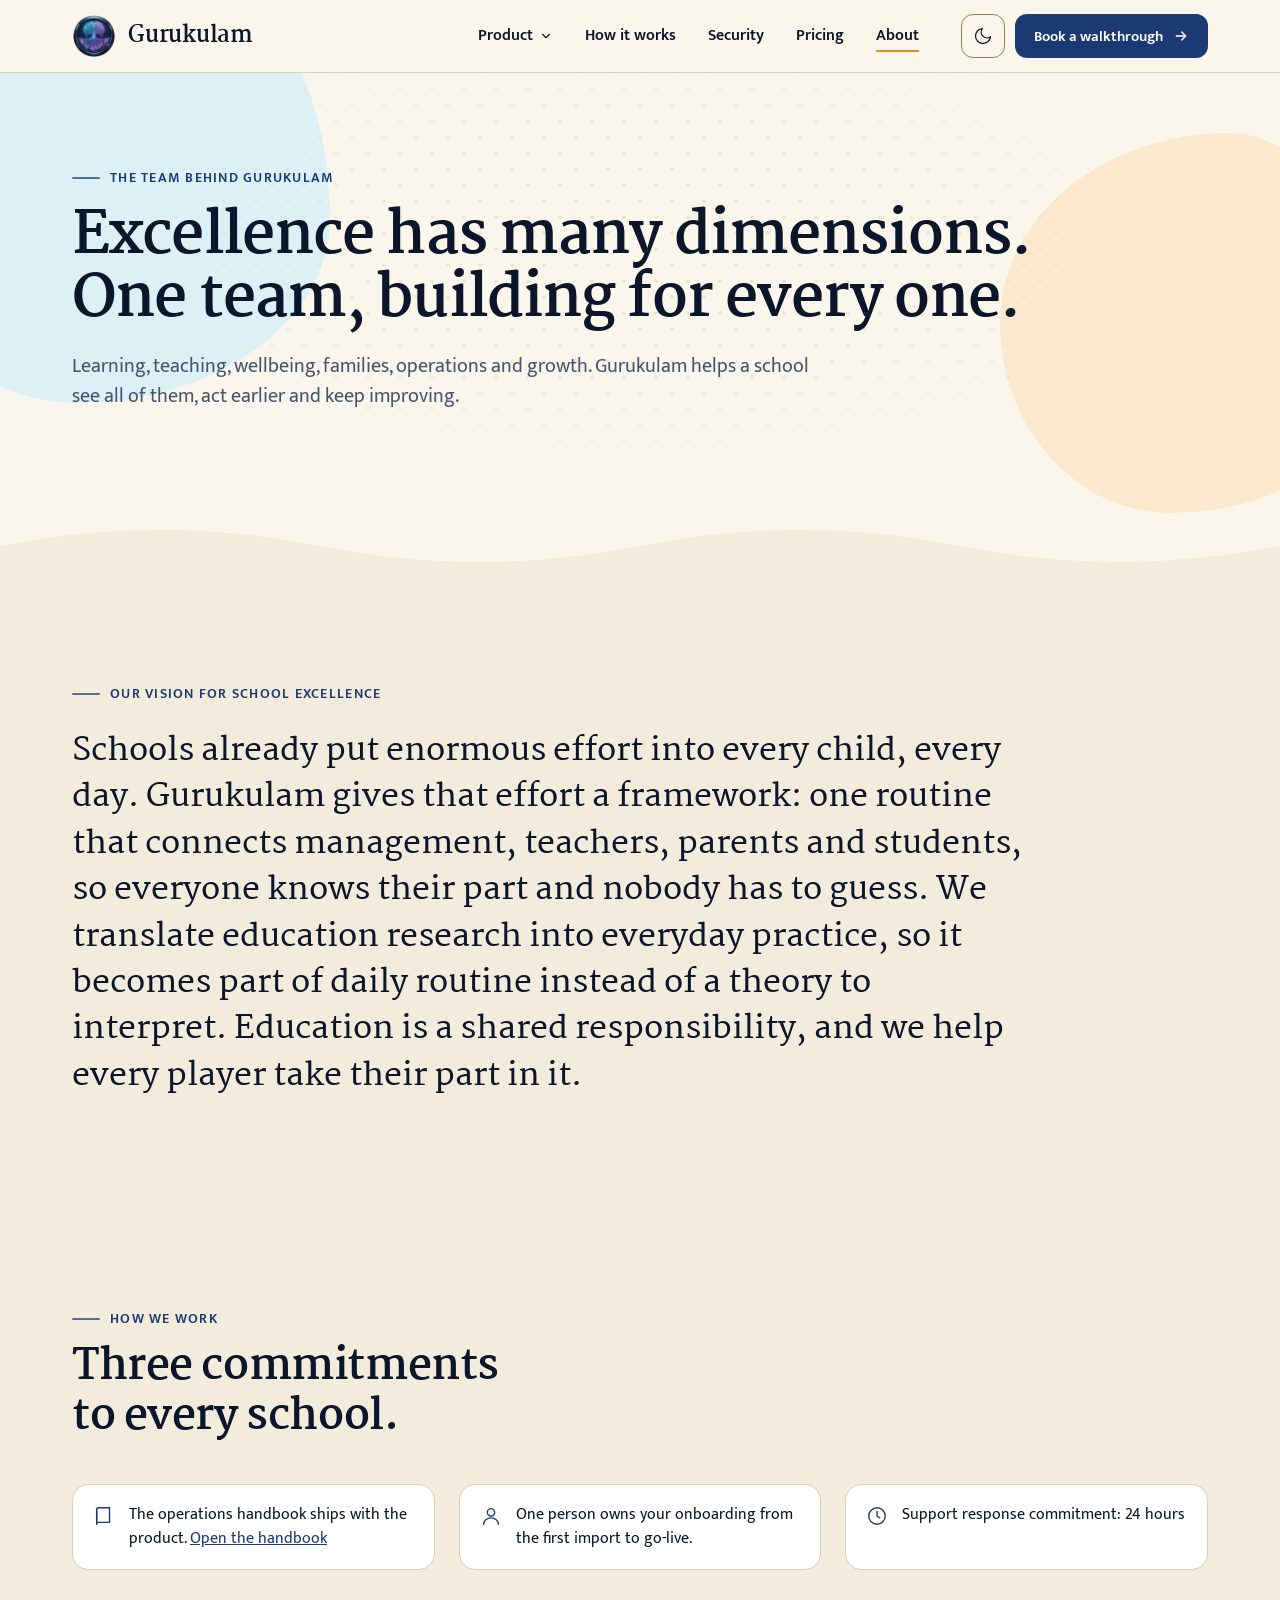
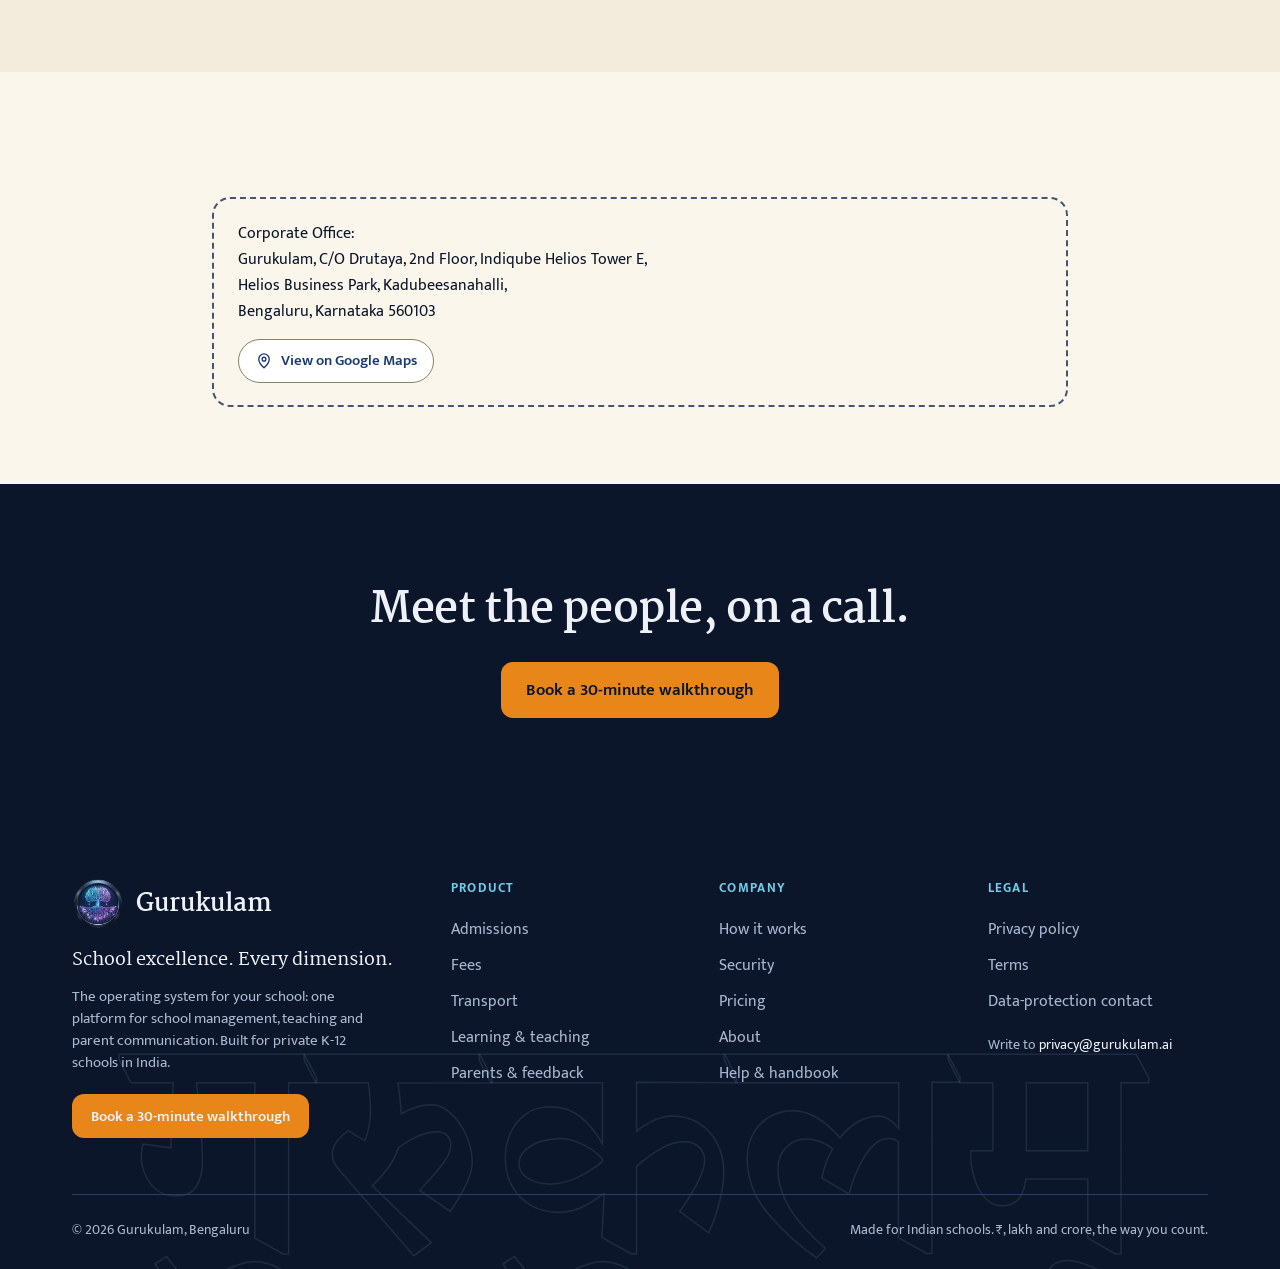
<file: about.html>
<!doctype html>
<html lang="en">
<head>
<meta charset="utf-8">
<meta name="viewport" content="width=device-width, initial-scale=1">
<title>About · Gurukulam</title>
<meta name="description" content="One team, building for every dimension of school excellence.">
<meta property="og:title" content="About · Gurukulam">
<meta property="og:description" content="One team, building for every dimension of school excellence.">
<meta name="theme-color" content="#0b162a">
<script>
/* scroll-in is on only when scripting works and motion is allowed; if site.js never reports ready, show everything */
(function(){var d=document.documentElement;if(window.matchMedia&&matchMedia('(prefers-reduced-motion: reduce)').matches)return;d.classList.add('js');setTimeout(function(){if(!window.__rvReady)d.classList.remove('js')},3000)})();
</script>
<link rel="icon" href="assets/img/logo.png">
<link rel="preconnect" href="https://fonts.googleapis.com">
<link rel="preconnect" href="https://fonts.gstatic.com" crossorigin>
<link rel="stylesheet" href="https://fonts.googleapis.com/css2?family=Martel:wght@400;600;700;800&family=Mukta:wght@400;500;600;700&display=swap">
<link rel="stylesheet" href="assets/site.css">
<style>

body{margin:0}
.tphoto{aspect-ratio:1 / 1.08;border:2px dashed var(--border-strong);border-radius:999px 999px 20px 20px;display:grid;place-items:center;text-align:center;padding:16px;color:var(--ink-muted);font:600 14px/20px var(--sans);background:var(--surface-100);transition:transform .4s var(--ease)}
.tcard:hover .tphoto{transform:translateY(-6px)}
.tcard{display:flex;flex-direction:column;gap:10px}
.tcard .nm{font:700 20px/28px var(--display)}
.why{font:600 clamp(22px,2.6vw,32px)/1.45 var(--display);max-width:30em;text-wrap:balance;margin:0}
.prin{display:grid;grid-template-columns:44px minmax(0,1fr);gap:16px;padding:24px 0;border-bottom:1px solid var(--band-line)}
.prin .k{width:44px;height:44px;border-radius:50%;border:1.5px solid var(--band-brand);display:grid;place-items:center;color:var(--band-brand);font:800 17px/1 var(--display)}
.prin b{display:block;font:700 20px/28px var(--display);color:var(--band-ink)}
.prin span{display:block;margin-top:4px;color:var(--band-muted);font-size:16px;line-height:24px}
.how{display:flex;gap:14px;align-items:flex-start;padding:18px 20px;border:1px solid var(--border);border-radius:16px;background:var(--surface-200);font-size:16px;line-height:24px}
.ent{padding:22px 24px;border:2px dashed var(--ink-muted);border-radius:18px;font-size:16px;line-height:26px}


body{margin:0}
.hd{position:relative;background:var(--header-bg);-webkit-backdrop-filter:saturate(1.5) blur(16px);backdrop-filter:saturate(1.5) blur(16px);border-bottom:1px solid var(--border);font-family:var(--sans);color:var(--ink)}
.hd-in{max-width:1200px;margin:0 auto;padding:0 clamp(16px,4vw,32px);height:72px;display:flex;align-items:center;gap:28px}
.brand{display:flex;align-items:center;gap:12px;text-decoration:none;color:var(--ink);flex:none}
.brand .bn{font:700 22px/1 var(--display);letter-spacing:-.01em}
.brand img{flex:none;transition:transform .6s var(--ease)}
.brand:hover img{transform:rotate(-8deg) scale(1.05)}
.nav{display:flex;align-items:center;gap:4px;margin-left:auto}
.nl{position:relative;display:inline-flex;align-items:center;gap:6px;min-height:44px;padding:0 14px;border-radius:10px;color:var(--ink);text-decoration:none;font:600 16px/1 var(--sans);transition:background-color .2s}
.nl:hover{background:var(--brand-soft)}
.nl::after{content:"";position:absolute;left:14px;right:14px;bottom:6px;height:2px;border-radius:2px;background:var(--accent);transform:scaleX(0);transform-origin:left;transition:transform .35s var(--ease)}
.nl.on::after,.nl:hover::after{transform:scaleX(1)}
.has-dd{position:relative}
.dd{position:absolute;top:100%;left:-8px;width:340px;padding:10px;margin-top:6px;background:var(--surface-200);border:1px solid var(--border);border-radius:16px;box-shadow:0 24px 48px -20px rgba(11,22,42,.35);opacity:0;visibility:hidden;transform:translateY(8px);transition:opacity .22s var(--ease),transform .22s var(--ease),visibility .22s}
.has-dd:hover .dd,.has-dd:focus-within .dd{opacity:1;visibility:visible;transform:none}
.dd a{display:flex;flex-direction:column;gap:2px;padding:10px 12px;min-height:44px;border-radius:10px;text-decoration:none;color:var(--ink);transition:background-color .15s}
.dd a:hover{background:var(--brand-soft)}
.dd b{font:600 16px/22px var(--sans)}
.dd b i{font:600 14px/1 var(--display);font-style:normal;color:var(--ink-muted);margin-left:8px}
.dd span{font-size:14px;line-height:20px;color:var(--ink-muted)}
.hd-r{display:flex;align-items:center;gap:10px}
.icon-btn{width:44px;height:44px;display:inline-grid;place-items:center;border-radius:12px;border:1.5px solid var(--border-strong);background:transparent;color:var(--ink);cursor:pointer;transition:background-color .2s}
.icon-btn:hover{background:var(--brand-soft)}
.burger{display:none}
.drawer{border-top:1px solid var(--border);background:var(--surface-100);padding:12px clamp(16px,4vw,32px) 24px;display:flex;flex-direction:column;gap:2px;animation:rise .35s var(--ease) both}
.drawer a.dl{display:flex;align-items:center;min-height:48px;padding:0 4px;color:var(--ink);text-decoration:none;font:600 18px/1 var(--sans);border-bottom:1px solid var(--border)}
.drawer .sub{padding-left:16px;font-weight:500;font-size:16px;color:var(--ink-muted)}
@media (max-width:980px){.nav{display:none}.burger{display:inline-grid}.hd-r{margin-left:auto}.hd-cta{display:none}}


body{margin:0}
.ft{position:relative;overflow:hidden;background:var(--band);color:var(--band-ink);font-family:var(--sans)}
.ft a{color:var(--band-ink);text-decoration:none}
.ft-in{position:relative;z-index:1;max-width:1200px;margin:0 auto;padding:72px clamp(16px,4vw,32px) 28px}
.ft-top{display:grid;grid-template-columns:minmax(0,1.5fr) repeat(3,minmax(0,1fr));gap:48px}
.ft h4{margin:0 0 14px;font:700 13px/20px var(--sans);letter-spacing:.1em;text-transform:uppercase;color:var(--band-brand)}
.ft ul{list-style:none;margin:0;padding:0;display:flex;flex-direction:column}
.ft li a{display:inline-flex;align-items:center;min-height:36px;color:var(--band-muted);transition:color .2s,transform .2s var(--ease)}
.ft li a:hover{color:#fff;transform:translateX(3px)}
.ft-brand{display:flex;align-items:center;gap:12px}
.ft-brand b{font:700 24px/1 var(--display)}
.ft-tag{margin:16px 0 0;font:600 18px/28px var(--display);color:var(--band-ink)}
.ft-note{margin:12px 0 0;max-width:34ch;color:var(--band-muted);font-size:15px;line-height:22px}
.ft-legal{margin-top:56px;padding-top:24px;border-top:1px solid var(--band-line);display:flex;flex-wrap:wrap;justify-content:space-between;gap:12px 32px;color:var(--band-muted);font-size:14px;line-height:22px}
.ft-mark{position:absolute;left:50%;bottom:-34px;transform:translateX(-50%);font:800 clamp(120px,22vw,300px)/1 var(--display);color:transparent;-webkit-text-stroke:1.5px rgba(162,187,205,.13);white-space:nowrap;pointer-events:none;user-select:none}
.consent{position:fixed;left:16px;bottom:16px;z-index:90;max-width:400px;padding:20px;border-radius:20px;background:var(--surface-200);color:var(--ink);border:1px solid var(--border-strong);box-shadow:0 24px 48px -16px rgba(11,22,42,.45);font-family:var(--sans);animation:rise .6s var(--ease) both}
.consent h5{margin:0 0 6px;font:700 17px/24px var(--display)}
.consent p{margin:0;color:var(--ink-muted);font-size:14px;line-height:21px}
.consent .row{display:flex;gap:10px;margin-top:14px;flex-wrap:wrap}
.mbar{display:none}
@media (max-width:900px){.ft-top{grid-template-columns:repeat(2,minmax(0,1fr))}.ft-brandcol{grid-column:1 / -1}}
@media (max-width:760px){
  .mbar{display:flex;position:fixed;left:0;right:0;bottom:0;z-index:80;padding:10px 16px calc(10px + env(safe-area-inset-bottom));background:var(--header-bg);-webkit-backdrop-filter:blur(14px);backdrop-filter:blur(14px);border-top:1px solid var(--border)}
  .mbar .btn{width:100%}
  .ft-in{padding-bottom:96px}
  .consent{bottom:76px;left:12px;right:12px;max-width:none}
}
@media (max-width:520px){.ft-top{grid-template-columns:minmax(0,1fr)}}

</style>
</head>
<body>



<div class="page">
  <div class="stick">

<div style="position:relative">
<header class="hd">
  <div class="hd-in">
    <a class="brand" href="index.html" aria-label="Gurukulam, home">
      <img src="assets/img/logo.png" width="44" height="44" alt="" style="border-radius:50%;display:block">

      <span class="bn">Gurukulam</span>
    </a>
    <nav class="nav" aria-label="Primary">
      <div class="has-dd">
        <a class="nl " href="admissions.html" aria-haspopup="true">Product
          <svg width="14" height="14" viewBox="0 0 24 24" fill="none" stroke="currentColor" stroke-width="2" stroke-linecap="round" stroke-linejoin="round" aria-hidden="true"><path d="m6 9 6 6 6-6"/></svg>
        </a>
        <div class="dd">
          <a href="admissions.html"><b>Admissions<i>प्रवेश</i></b><span>Every enquiry gets a follow-up, and you can see it.</span></a>
          <a href="fees.html"><b>Fees</b><span>Parents pay from their phone. Your office stops chasing.</span></a>
          <a href="transport.html"><b>Transport</b><span>Parents see the bus. Children are accounted for.</span></a>
          <a href="learning.html"><b>Learning &amp; teaching<i>अभ्यास</i></b><span>Early warnings tell the class teacher who needs help.</span></a>
          <a href="parents.html"><b>Parents &amp; feedback<i>सेतु</i></b><span>Parents hear from you weekly. You hear from them monthly.</span></a>
        </div>
      </div>
      <a class="nl " href="how-it-works.html">How it works</a>
      <a class="nl " href="security.html">Security</a>
      <a class="nl " href="pricing.html">Pricing</a>
      <a class="nl on" href="about.html">About</a>
    </nav>
    <div class="hd-r">
      <button class="icon-btn" type="button" aria-label="Switch between light and dark mode" data-on-click="toggleTheme">
        <svg width="20" height="20" viewBox="0 0 24 24" fill="none" stroke="currentColor" stroke-width="1.5" stroke-linecap="round" stroke-linejoin="round" aria-hidden="true"><path d="M21 12.8A9 9 0 1 1 11.2 3a7 7 0 0 0 9.8 9.8Z"/></svg>
      </button>
      <a class="btn btn-primary btn-sm hd-cta" href="book.html">Book a walkthrough
        <svg class="arr" width="16" height="16" viewBox="0 0 24 24" fill="none" stroke="currentColor" stroke-width="2" stroke-linecap="round" stroke-linejoin="round" aria-hidden="true"><path d="M5 12h14M13 6l6 6-6 6"/></svg>
      </a>
      <button class="icon-btn burger" type="button" aria-label="Menu" aria-expanded="true" data-on-click="toggleMenu">
        <svg width="22" height="22" viewBox="0 0 24 24" fill="none" stroke="currentColor" stroke-width="1.5" stroke-linecap="round" aria-hidden="true"><path d="M4 7h16M4 12h16M4 17h16"/></svg>
      </button>
    </div>
  </div>
  
    <div class="drawer" id="drawer" hidden>
      <a class="dl" href="admissions.html">Product</a>
      <a class="dl sub" href="admissions.html">Admissions</a>
      <a class="dl sub" href="fees.html">Fees</a>
      <a class="dl sub" href="transport.html">Transport</a>
      <a class="dl sub" href="learning.html">Learning &amp; teaching</a>
      <a class="dl sub" href="parents.html">Parents &amp; feedback</a>
      <a class="dl" href="how-it-works.html">How it works</a>
      <a class="dl" href="security.html">Security</a>
      <a class="dl" href="pricing.html">Pricing</a>
      <a class="dl" href="about.html">About</a>
      <a class="btn btn-primary" style="margin-top:16px" href="book.html">Book a 30-minute walkthrough</a>
    </div>
  
</header>
</div>
</div>

  <section class="sp-hero">
    <div class="blob" style="width:460px;height:460px;left:-130px;top:-130px;background:var(--blob-a);opacity:.85"></div>
    <div class="blob" style="width:380px;height:380px;right:-100px;top:60px;background:var(--blob-b);animation-duration:29s;animation-delay:-6s"></div>
    <div class="kolam" style="position:absolute;inset:0;opacity:.45;-webkit-mask-image:radial-gradient(ellipse at 50% 40%,#000 10%,transparent 72%);mask-image:radial-gradient(ellipse at 50% 40%,#000 10%,transparent 72%)" aria-hidden="true"></div>
    <div class="wrap">
      <span class="eyebrow up">The team behind Gurukulam</span>
      <h1 class="h1 up" style="--d:1">Excellence has many dimensions. One team, building for every one.</h1>
      <p class="lead up" style="--d:2">Learning, teaching, wellbeing, families, operations and growth. Gurukulam helps a school see all of them, act earlier and keep improving.</p>
    </div>
  </section>

  <div class="wave" style="background:var(--surface-100);--wave:var(--surface-300)" aria-hidden="true"><svg viewBox="0 0 2880 80" preserveAspectRatio="none"><path d="M0 40 Q 180 0 360 40 T 720 40 T 1080 40 T 1440 40 T 1800 40 T 2160 40 T 2520 40 T 2880 40 V80 H0Z"/></svg></div>

  <section class="sec" style="background:var(--surface-300)" aria-labelledby="why-h">
    <div class="wrap">
      <span class="eyebrow rv" id="why-h">Our vision for school excellence</span>
      <p class="why rv" style="margin-top:24px">Schools already put enormous effort into every child, every day. Gurukulam gives that effort a framework: one routine that connects management, teachers, parents and students, so everyone knows their part and nobody has to guess. We translate education research into everyday practice, so it becomes part of daily routine instead of a theory to interpret. Education is a shared responsibility, and we help every player take their part in it.</p>
    </div>
  </section>

  <!-- TODO(follow up): the founders section ("The people who build it") is hidden for now, with the wave dividers around it. Restore it when names, photos and credentials are ready. -->
  <!--
  <div class="wave" style="background:var(--surface-300);--wave:var(--surface-100)" aria-hidden="true"><svg viewBox="0 0 2880 80" preserveAspectRatio="none"><path d="M0 40 Q 180 0 360 40 T 720 40 T 1080 40 T 1440 40 T 1800 40 T 2160 40 T 2520 40 T 2880 40 V80 H0Z"/></svg></div>

  <section class="sec" aria-labelledby="f-h">
    <div class="wrap">
      <div class="rv" style="max-width:720px"><span class="eyebrow">The founders</span><h2 class="h2" id="f-h">The people who build it.</h2></div>
      <div class="g3" style="margin-top:44px">
        <div class="tcard rv"><div class="tphoto"><span class="ph">[PHOTO: 800 × 800, real, square]</span></div><div class="nm"><span class="ph">[PLACEHOLDER: full name]</span></div><div class="muted"><span class="ph">[PLACEHOLDER: plain role title]</span></div><div class="small"><span class="ph">[PLACEHOLDER: one line of credibility, 15 words]</span></div><div class="small"><span class="ph">[PLACEHOLDER: LinkedIn URL, optional]</span></div></div>
        <div class="tcard rv" style="--o:5%"><div class="tphoto"><span class="ph">[PHOTO: 800 × 800, real, square]</span></div><div class="nm"><span class="ph">[PLACEHOLDER: full name]</span></div><div class="muted"><span class="ph">[PLACEHOLDER: plain role title]</span></div><div class="small"><span class="ph">[PLACEHOLDER: one line of credibility, 15 words]</span></div><div class="small"><span class="ph">[PLACEHOLDER: LinkedIn URL, optional]</span></div></div>
        <div class="tcard rv" style="--o:10%"><div class="tphoto"><span class="ph">[PHOTO: 800 × 800, real, square]</span></div><div class="nm"><span class="ph">[PLACEHOLDER: full name]</span></div><div class="muted"><span class="ph">[PLACEHOLDER: plain role title]</span></div><div class="small"><span class="ph">[PLACEHOLDER: one line of credibility, 15 words]</span></div><div class="small"><span class="ph">[PLACEHOLDER: LinkedIn URL, optional]</span></div></div>
      </div>
    </div>
  </section>

  <div class="wave" style="background:var(--surface-100);--wave:var(--surface-300)" aria-hidden="true"><svg viewBox="0 0 2880 80" preserveAspectRatio="none"><path d="M0 40 Q 180 0 360 40 T 720 40 T 1080 40 T 1440 40 T 1800 40 T 2160 40 T 2520 40 T 2880 40 V80 H0Z"/></svg></div>
  -->

  <section class="sec" style="background:var(--surface-300)" aria-labelledby="hw-h">
    <div class="wrap">
      <div class="rv" style="max-width:720px"><span class="eyebrow">How we work</span><h2 class="h2" id="hw-h">Three commitments to every school.</h2></div>
      <div class="g3" style="margin-top:40px">
        <div class="how rv"><svg width="22" height="22" viewBox="0 0 24 24" fill="none" stroke="currentColor" stroke-width="1.5" stroke-linecap="round" stroke-linejoin="round" aria-hidden="true" style="flex:none;margin-top:2px;color:var(--brand)"><path d="M4 5a2 2 0 0 1 2-2h12v16H6a2 2 0 0 0-2 2Z"/><path d="M4 19V5"/></svg><span>The operations handbook ships with the product. <a href="#" style="color:var(--brand)">Open the handbook</a></span></div>
        <div class="how rv" style="--o:4%"><svg width="22" height="22" viewBox="0 0 24 24" fill="none" stroke="currentColor" stroke-width="1.5" stroke-linecap="round" stroke-linejoin="round" aria-hidden="true" style="flex:none;margin-top:2px;color:var(--brand)"><circle cx="12" cy="8" r="4"/><path d="M4 21c0-4 3.6-7 8-7s8 3 8 7"/></svg><span>One person owns your onboarding from the first import to go-live.</span></div>
        <div class="how rv" style="--o:8%"><svg width="22" height="22" viewBox="0 0 24 24" fill="none" stroke="currentColor" stroke-width="1.5" stroke-linecap="round" stroke-linejoin="round" aria-hidden="true" style="flex:none;margin-top:2px;color:var(--brand)"><circle cx="12" cy="12" r="9"/><path d="M12 7v5l3 2"/></svg><span>Support response commitment: 24 hours</span></div>
      </div>
    </div>
  </section>

  <!-- TODO(follow up): "How we hold ourselves to it" is hidden for now. Restore when the site promises are final. Item 2 mentions "your assumptions", which the calculator no longer says, so reword it first.
  <section class="sec on-band" aria-labelledby="pr-h">
    <div class="kolam on-band" style="position:absolute;inset:0;opacity:.6;-webkit-mask-image:radial-gradient(ellipse at 80% 30%,#000,transparent 70%);mask-image:radial-gradient(ellipse at 80% 30%,#000,transparent 70%)" aria-hidden="true"></div>
    <div class="wrap" style="max-width:920px">
      <div class="rv"><span class="eyebrow">How we hold ourselves to it</span><h2 class="h2" id="pr-h">What this site promises.</h2></div>
      <div style="margin-top:28px">
        <div class="prin rv"><span class="k">1</span><div><b>Live or visibly marked as coming.</b><span>Every feature we name carries a Live or a Coming chip. A Coming item comes off the site if it slips out of go-live.</span></div></div>
        <div class="prin rv" style="--o:4%"><span class="k">2</span><div><b>Numbers are yours, not ours.</b><span>The only numbers on the site are the ones you compute yourself in the calculator, marked as your assumptions.</span></div></div>
        <div class="prin rv" style="--o:8%;border-bottom:0"><span class="k">3</span><div><b>No logos or quotes without consent.</b><span>A school appears here only with its written consent. Until then, this page shows no school.</span></div></div>
      </div>
    </div>
  </section>
  -->

  <section class="sec" aria-labelledby="ent-h" style="padding:clamp(48px,6vw,80px) 0">
    <div class="wrap" style="max-width:920px">
      <h2 class="h3 rv" id="ent-h">The company behind Gurukulam</h2>
      <div class="ent rv" style="margin-top:18px">Corporate Office: <br>Gurukulam, C/O Drutaya, 2nd Floor, Indiqube Helios Tower E, <br>Helios Business Park, Kadubeesanahalli, <br>Bengaluru, Karnataka 560103<br><a class="maplink" href="https://www.google.com/maps/search/?api=1&amp;query=Helios+Business+Park+Kadubeesanahalli+Bengaluru+560103" target="_blank" rel="noopener" aria-label="Open Helios Business Park in Google Maps (opens in a new tab)"><svg width="18" height="18" viewBox="0 0 24 24" fill="none" stroke="currentColor" stroke-width="1.8" stroke-linecap="round" stroke-linejoin="round" aria-hidden="true"><path d="M12 21s-7-6.2-7-11.5a7 7 0 0 1 14 0C19 14.8 12 21 12 21Z"/><circle cx="12" cy="9.5" r="2.5"/></svg><span>View on Google Maps</span></a></div>
    </div>
  </section>

  <section class="sec on-band cta-b" aria-labelledby="cta-h" style="padding:clamp(56px,7vw,88px) 0">
    <div class="wrap rv" style="max-width:720px"><h2 class="h2" id="cta-h">Meet the people, on a call.</h2><p style="margin:26px 0 0"><a class="btn btn-accent" style="min-height:56px;font-size:17px" href="book.html">Book a 30-minute walkthrough</a></p></div>
  </section>

  

<footer class="ft on-band">
  <div class="wave top" style="--wave:var(--band);display:none" aria-hidden="true"></div>
  <div class="ft-in">
    <div class="ft-top">
      <div class="ft-brandcol">
        <div class="ft-brand">
          <img src="assets/img/logo.png" width="52" height="52" alt="" style="border-radius:50%;display:block">
          <b>Gurukulam</b>
        </div>
        <p class="ft-tag">School excellence. Every dimension.</p>
        <p class="ft-note">The operating system for your school: one platform for school management, teaching and parent communication. Built for private K-12 schools in India.</p>
        <p style="margin:20px 0 0"><a class="btn btn-accent btn-sm" href="book.html">Book a 30-minute walkthrough</a></p>
      </div>
      <div>
        <h4>Product</h4>
        <ul>
          <li><a href="admissions.html">Admissions</a></li>
          <li><a href="fees.html">Fees</a></li>
          <li><a href="transport.html">Transport</a></li>
          <li><a href="learning.html">Learning &amp; teaching</a></li>
          <li><a href="parents.html">Parents &amp; feedback</a></li>
        </ul>
      </div>
      <div>
        <h4>Company</h4>
        <ul>
          <li><a href="how-it-works.html">How it works</a></li>
          <li><a href="security.html">Security</a></li>
          <li><a href="pricing.html">Pricing</a></li>
          <li><a href="about.html">About</a></li>
          <li><a href="#">Help &amp; handbook</a></li>
        </ul>
      </div>
      <div>
        <h4>Legal</h4>
        <ul>
          <li><a href="#">Privacy policy</a></li>
          <li><a href="#">Terms</a></li>
          <li><a href="security.html#contact">Data-protection contact</a></li>
        </ul>
        <p style="margin:14px 0 0;font-size:14px;line-height:22px;color:var(--band-muted)">Write to <a href="mailto:privacy@gurukulam.ai" style="color:var(--band-ink)">privacy@gurukulam.ai</a></p>
      </div>
    </div>
    <div class="ft-legal">
      <span>© 2026 Gurukulam, Bengaluru</span>
      <span>Made for Indian schools. ₹, lakh and crore, the way you count.</span>
    </div>
  </div>
  <div class="ft-mark" aria-hidden="true">गुरुकुलम्</div>
</footer>

<div class="mbar">
  <a class="btn btn-primary" href="book.html">Book a 30-minute walkthrough</a>
</div>

</div>

<script src="assets/site.js" defer></script>
</body>
</html>
</file>
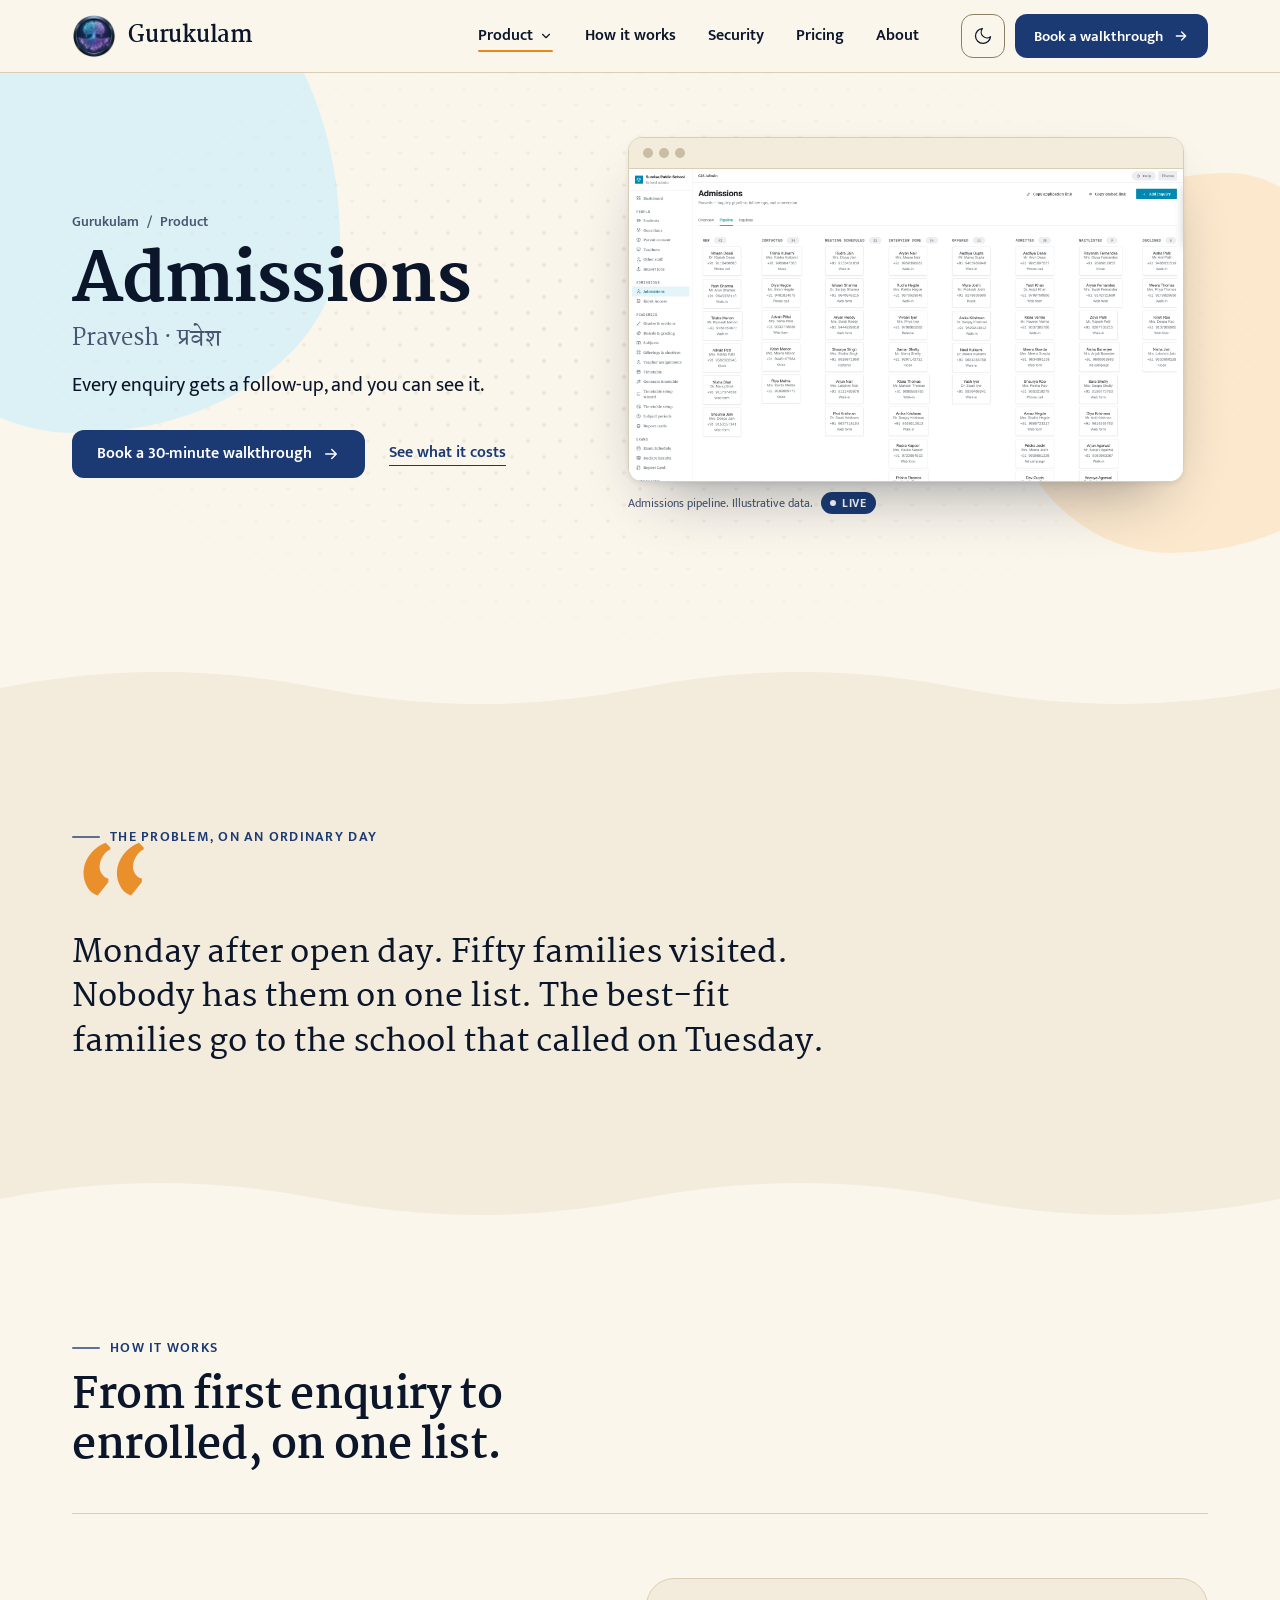
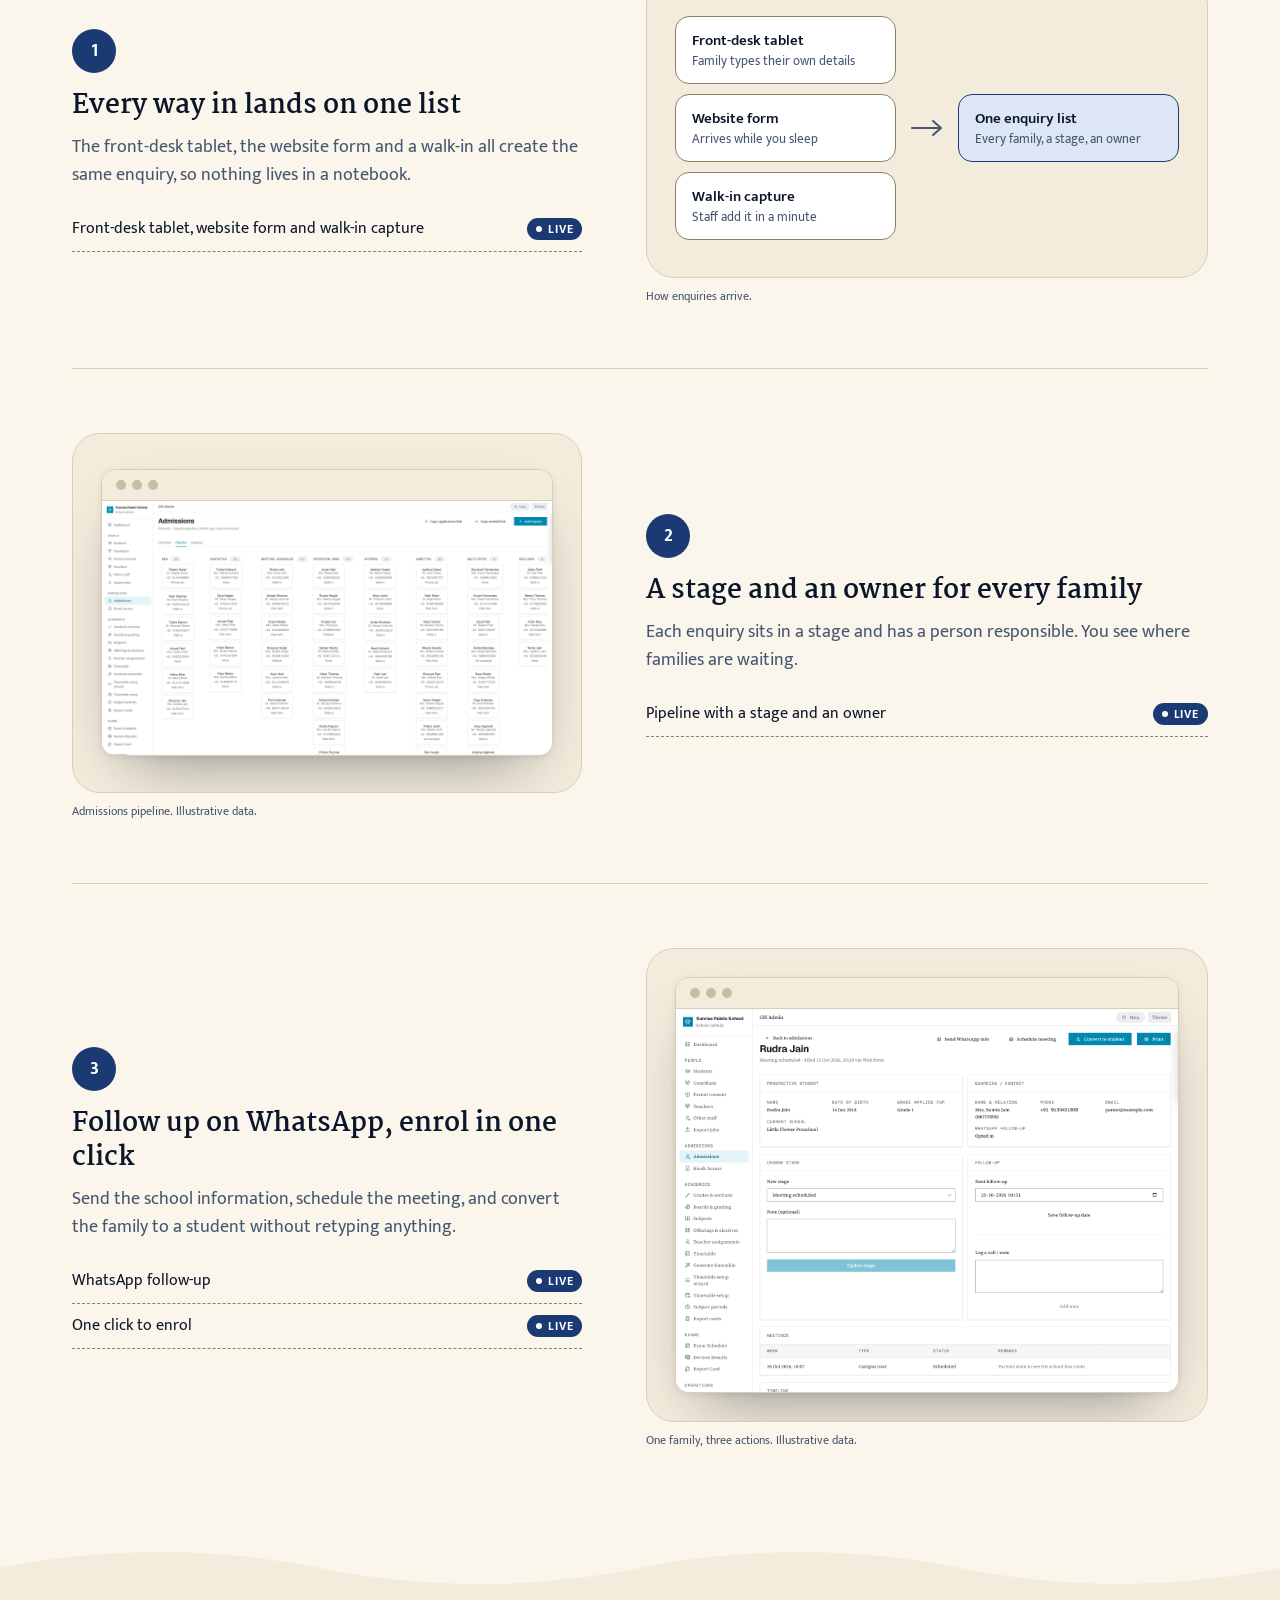
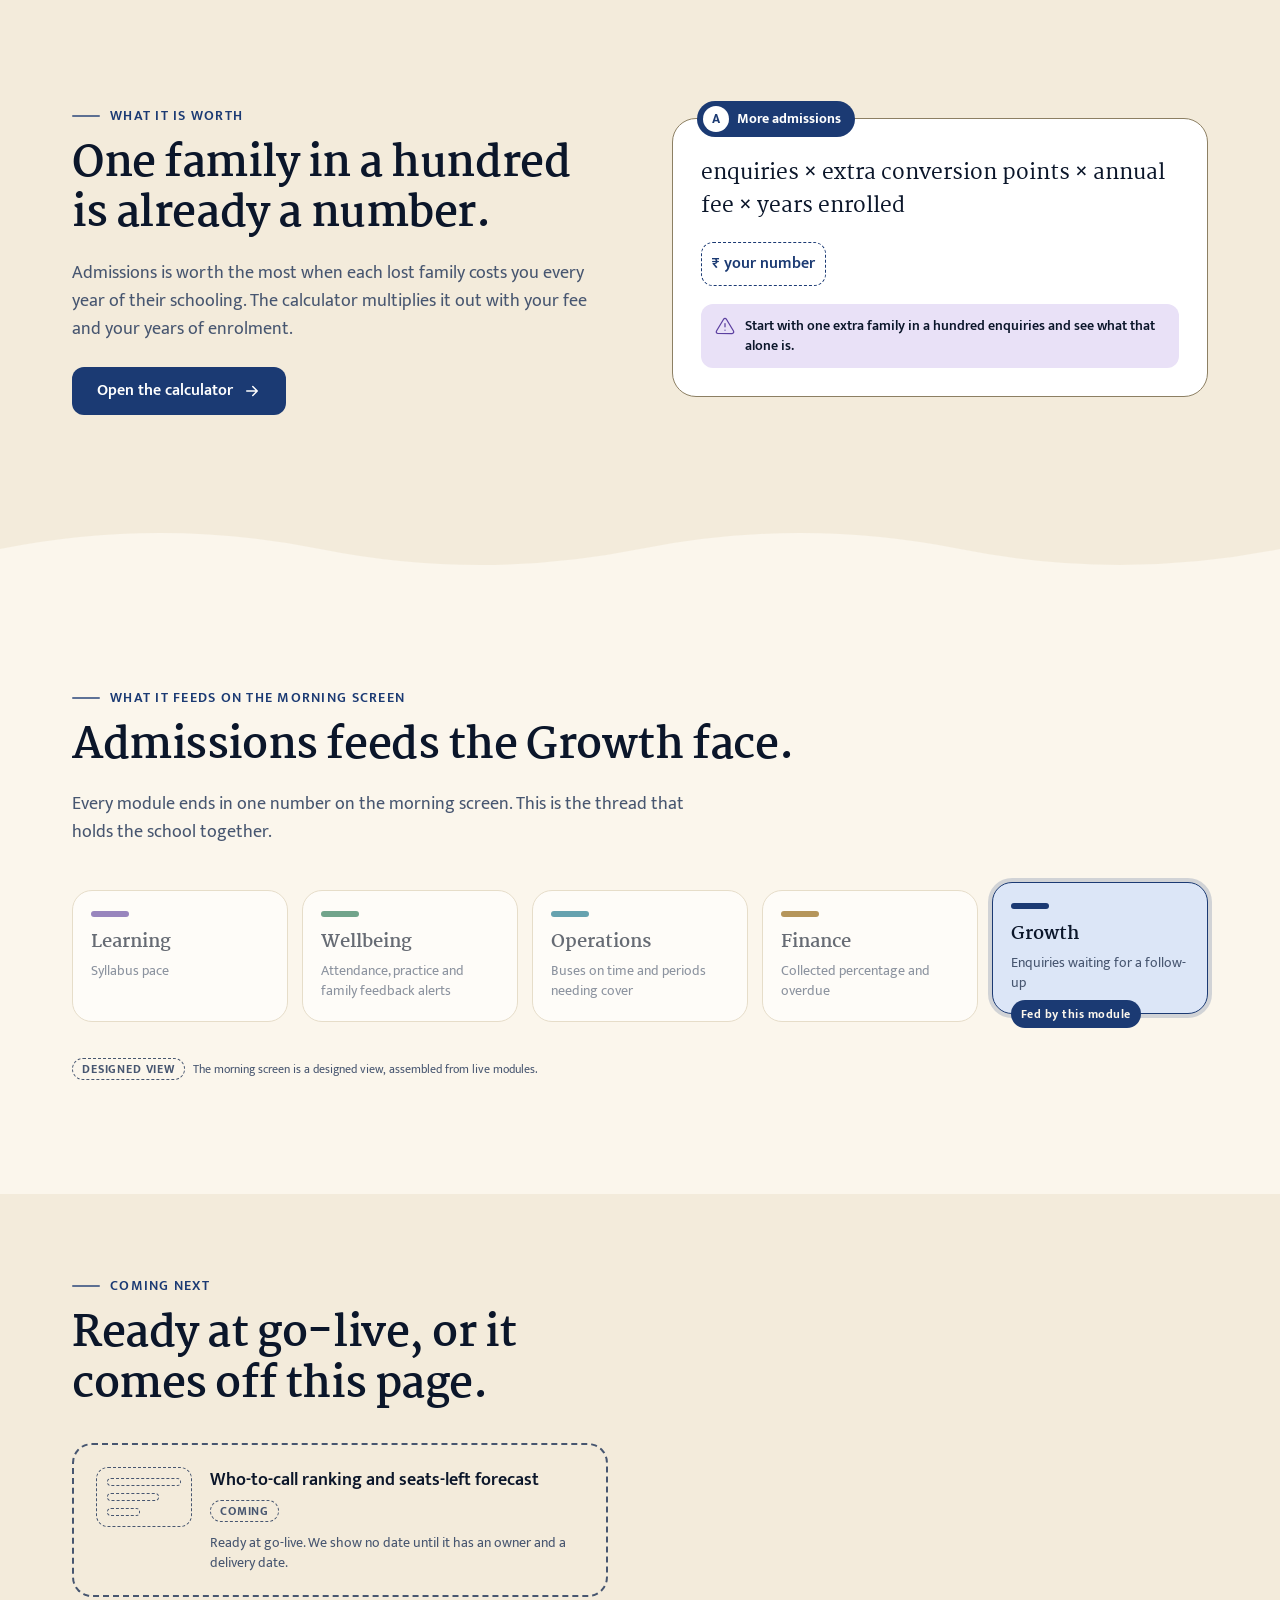
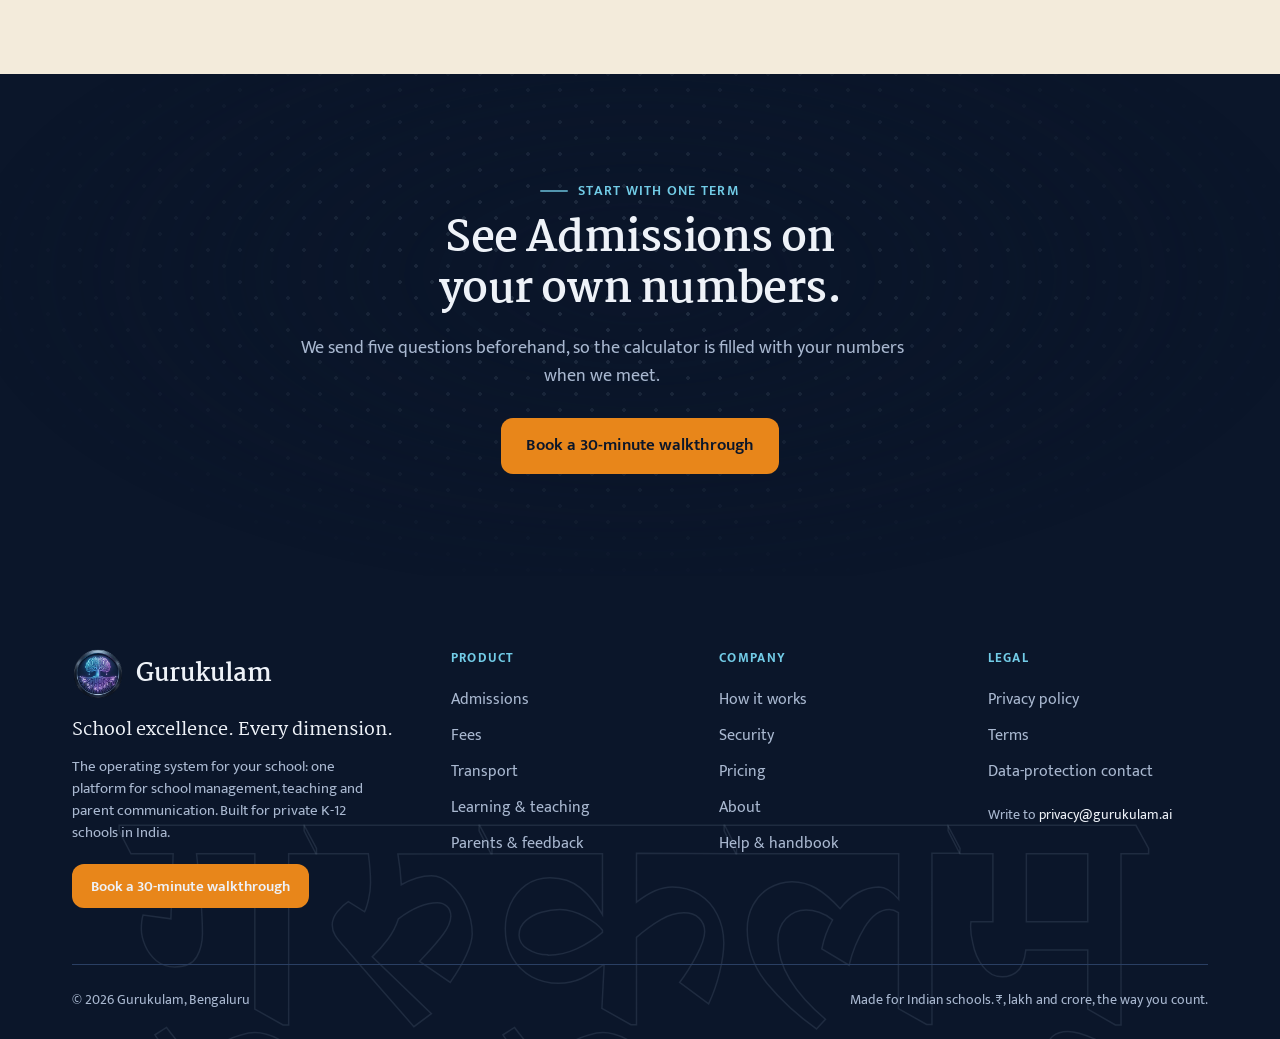
<file: admissions.html>
<!doctype html>
<html lang="en">
<head>
<meta charset="utf-8">
<meta name="viewport" content="width=device-width, initial-scale=1">
<title>Admissions · Gurukulam</title>
<meta name="description" content="Every enquiry gets a follow-up, and you can see it.">
<meta property="og:title" content="Admissions · Gurukulam">
<meta property="og:description" content="Every enquiry gets a follow-up, and you can see it.">
<meta name="theme-color" content="#0b162a">
<script>
/* scroll-in is on only when scripting works and motion is allowed; if site.js never reports ready, show everything */
(function(){var d=document.documentElement;if(window.matchMedia&&matchMedia('(prefers-reduced-motion: reduce)').matches)return;d.classList.add('js');setTimeout(function(){if(!window.__rvReady)d.classList.remove('js')},3000)})();
</script>
<link rel="icon" href="assets/img/logo.png">
<link rel="preconnect" href="https://fonts.googleapis.com">
<link rel="preconnect" href="https://fonts.gstatic.com" crossorigin>
<link rel="stylesheet" href="https://fonts.googleapis.com/css2?family=Martel:wght@400;600;700;800&family=Mukta:wght@400;500;600;700&display=swap">
<link rel="stylesheet" href="assets/site.css">
<style>

body{margin:0}
.stick{position:sticky;top:0;z-index:60}
.m-hero{position:relative;overflow:hidden;padding:clamp(36px,5vw,72px) 0 clamp(72px,8vw,112px)}
.m-hero-g{display:grid;grid-template-columns:minmax(0,1fr) minmax(0,1.15fr);gap:clamp(32px,4vw,64px);align-items:center}
.crumb{display:flex;align-items:center;gap:8px;font:600 14px/20px var(--sans);color:var(--ink-muted)}
.crumb a{color:var(--ink-muted);text-decoration:none}
.crumb a:hover{color:var(--brand)}
.mh-name{font:800 clamp(40px,5.4vw,68px)/1.05 var(--display);letter-spacing:-.02em;margin:14px 0 0}
.mh-dev{font:600 22px/1.2 var(--display);color:var(--ink-muted);margin-top:8px}
.mh-cta{display:flex;flex-wrap:wrap;gap:12px 24px;align-items:center;margin-top:30px}
.m-vis{position:relative;padding:0 24px 40px 0}
@media (max-width:900px){.m-hero-g{grid-template-columns:minmax(0,1fr)}}

.story{position:relative;overflow:hidden}
.story blockquote{margin:0;font:600 clamp(22px,2.6vw,32px)/1.4 var(--display);max-width:30em;text-wrap:balance}
.story .mk{display:block;font:800 120px/0.6 var(--display);color:var(--accent);height:56px;opacity:.9}

.step{display:grid;grid-template-columns:minmax(0,1fr) minmax(0,1.1fr);gap:clamp(32px,5vw,80px);align-items:center;padding:clamp(40px,5vw,64px) 0;border-top:1px solid var(--border)}
.step.flip .st-t{order:2}
.snum{display:inline-grid;place-items:center;width:44px;height:44px;border-radius:50%;background:var(--brand);color:var(--on-brand);font:700 18px/1 var(--sans)}
.caps{list-style:none;margin:18px 0 0;padding:0}
.caps li{display:flex;justify-content:space-between;align-items:center;gap:16px;padding:11px 0;border-bottom:1px dashed var(--border-strong);font-size:16px;line-height:22px}
.svis{position:relative;display:flex;justify-content:center;align-items:flex-end;min-height:360px;padding:32px 24px 0;border-radius:28px;background:var(--surface-300);border:1px solid var(--border);overflow:hidden}
.svis::before{content:"";position:absolute;left:50%;bottom:0;width:min(80%,420px);height:92%;transform:translateX(-50%);border-radius:999px 999px 0 0;background:var(--brand-soft)}
.svis > *{position:relative}
.svis .phone{margin-bottom:-70px}
.svis.fr{align-items:center;padding:28px}
.svis.fr::before{display:none}
.svis.dg{align-items:center;padding:28px;min-height:300px}
.svis.dg::before{display:none}
@media (max-width:900px){.step{grid-template-columns:minmax(0,1fr)}.step.flip .st-t{order:0}}

.dgm{display:flex;align-items:center;gap:14px;width:100%;flex-wrap:wrap;justify-content:center}
.dcol{display:flex;flex-direction:column;gap:10px;flex:1 1 150px}
.dn{padding:13px 16px;border:1.5px solid var(--border-strong);border-radius:14px;background:var(--surface-200);font:600 15px/22px var(--sans)}
.dn small{display:block;font:400 13px/18px var(--sans);color:var(--ink-muted)}
.dn.hot{border-color:var(--brand);background:var(--brand-soft)}
.dn.ai{border-color:var(--intelligence);background:var(--intelligence-soft);box-shadow:var(--shadow-ai)}
.darr{flex:none;color:var(--ink-muted);animation:nudge 2.2s ease-in-out infinite}
@keyframes nudge{50%{transform:translateX(5px)}}

.worth{display:grid;grid-template-columns:minmax(0,1fr) minmax(0,1fr);gap:clamp(28px,5vw,72px);align-items:center}
.fcard{background:var(--surface-200);border:1.5px solid var(--border-strong);border-radius:24px;padding:28px;position:relative}
.fcard .lvl{position:absolute;top:-18px;left:24px;display:inline-flex;align-items:center;gap:8px;height:36px;padding:0 14px 0 6px;border-radius:9999px;background:var(--brand);color:var(--on-brand);font:700 14px/1 var(--sans)}
.fcard .lvl b{width:26px;height:26px;border-radius:50%;background:var(--on-brand);color:var(--brand);display:grid;place-items:center;font-size:13px}
.fcard code{display:block;margin-top:10px;font:600 clamp(17px,1.8vw,21px)/1.55 var(--display);color:var(--ink)}
.fcard .op{color:var(--accent);padding:0 4px}
.fcard .sl{display:inline-flex;align-items:center;padding:0 10px;margin-top:20px;min-height:44px;border:1.5px dashed var(--brand);border-radius:12px;color:var(--brand);font:600 16px/1 var(--sans)}
.disc{display:flex;gap:10px;align-items:flex-start;margin-top:18px;padding:12px 14px;border-radius:12px;background:var(--insight-soft);font:600 14px/20px var(--sans)}
@media (max-width:900px){.worth{grid-template-columns:minmax(0,1fr)}}

.faces{display:grid;grid-template-columns:repeat(5,minmax(0,1fr));gap:14px;margin-top:44px}
.face{position:relative;padding:20px 18px;border-radius:20px;background:var(--surface-200);border:1.5px solid var(--border);opacity:.62;transition:opacity .4s,transform .4s var(--ease)}
.face h3{margin:0;font:700 18px/26px var(--display)}
.face p{margin:6px 0 0;font-size:14px;line-height:20px;color:var(--ink-muted)}
.face i{display:block;width:38px;height:6px;border-radius:6px;margin-bottom:12px}
.face.on{opacity:1;transform:translateY(-8px);background:var(--fs);border-color:var(--fc);box-shadow:0 0 0 4px color-mix(in srgb,var(--fc) 18%,transparent)}
.face.on::after{content:"Fed by this module";position:absolute;left:18px;bottom:-15px;padding:0 10px;height:28px;display:inline-flex;align-items:center;border-radius:9999px;background:var(--fc);color:var(--surface-100);font:700 12px/1 var(--sans);letter-spacing:.04em;animation:rise .6s var(--ease) both}
.face.on i{animation:pulse 2.4s ease-in-out infinite}
@media (max-width:1080px){.faces{grid-template-columns:repeat(2,minmax(0,1fr))}}
@media (max-width:560px){.faces{grid-template-columns:minmax(0,1fr)}}

.soon-card{display:flex;gap:18px;align-items:flex-start;padding:22px;border:2px dashed var(--ink-muted);border-radius:20px;background:transparent}
.wire{flex:none;width:96px;display:flex;flex-direction:column;gap:7px;padding:10px;border:1.5px dashed var(--ink-muted);border-radius:12px}
.wire i{display:block;height:8px;border-radius:4px;border:1.5px dashed var(--ink-muted)}
.wire i:nth-child(2){width:70%}
.wire i:nth-child(3){width:45%}
.cta-b{text-align:center}


body{margin:0}
.hd{position:relative;background:var(--header-bg);-webkit-backdrop-filter:saturate(1.5) blur(16px);backdrop-filter:saturate(1.5) blur(16px);border-bottom:1px solid var(--border);font-family:var(--sans);color:var(--ink)}
.hd-in{max-width:1200px;margin:0 auto;padding:0 clamp(16px,4vw,32px);height:72px;display:flex;align-items:center;gap:28px}
.brand{display:flex;align-items:center;gap:12px;text-decoration:none;color:var(--ink);flex:none}
.brand .bn{font:700 22px/1 var(--display);letter-spacing:-.01em}
.brand img{flex:none;transition:transform .6s var(--ease)}
.brand:hover img{transform:rotate(-8deg) scale(1.05)}
.nav{display:flex;align-items:center;gap:4px;margin-left:auto}
.nl{position:relative;display:inline-flex;align-items:center;gap:6px;min-height:44px;padding:0 14px;border-radius:10px;color:var(--ink);text-decoration:none;font:600 16px/1 var(--sans);transition:background-color .2s}
.nl:hover{background:var(--brand-soft)}
.nl::after{content:"";position:absolute;left:14px;right:14px;bottom:6px;height:2px;border-radius:2px;background:var(--accent);transform:scaleX(0);transform-origin:left;transition:transform .35s var(--ease)}
.nl.on::after,.nl:hover::after{transform:scaleX(1)}
.has-dd{position:relative}
.dd{position:absolute;top:100%;left:-8px;width:340px;padding:10px;margin-top:6px;background:var(--surface-200);border:1px solid var(--border);border-radius:16px;box-shadow:0 24px 48px -20px rgba(11,22,42,.35);opacity:0;visibility:hidden;transform:translateY(8px);transition:opacity .22s var(--ease),transform .22s var(--ease),visibility .22s}
.has-dd:hover .dd,.has-dd:focus-within .dd{opacity:1;visibility:visible;transform:none}
.dd a{display:flex;flex-direction:column;gap:2px;padding:10px 12px;min-height:44px;border-radius:10px;text-decoration:none;color:var(--ink);transition:background-color .15s}
.dd a:hover{background:var(--brand-soft)}
.dd b{font:600 16px/22px var(--sans)}
.dd b i{font:600 14px/1 var(--display);font-style:normal;color:var(--ink-muted);margin-left:8px}
.dd span{font-size:14px;line-height:20px;color:var(--ink-muted)}
.hd-r{display:flex;align-items:center;gap:10px}
.icon-btn{width:44px;height:44px;display:inline-grid;place-items:center;border-radius:12px;border:1.5px solid var(--border-strong);background:transparent;color:var(--ink);cursor:pointer;transition:background-color .2s}
.icon-btn:hover{background:var(--brand-soft)}
.burger{display:none}
.drawer{border-top:1px solid var(--border);background:var(--surface-100);padding:12px clamp(16px,4vw,32px) 24px;display:flex;flex-direction:column;gap:2px;animation:rise .35s var(--ease) both}
.drawer a.dl{display:flex;align-items:center;min-height:48px;padding:0 4px;color:var(--ink);text-decoration:none;font:600 18px/1 var(--sans);border-bottom:1px solid var(--border)}
.drawer .sub{padding-left:16px;font-weight:500;font-size:16px;color:var(--ink-muted)}
@media (max-width:980px){.nav{display:none}.burger{display:inline-grid}.hd-r{margin-left:auto}.hd-cta{display:none}}


body{margin:0}
.ft{position:relative;overflow:hidden;background:var(--band);color:var(--band-ink);font-family:var(--sans)}
.ft a{color:var(--band-ink);text-decoration:none}
.ft-in{position:relative;z-index:1;max-width:1200px;margin:0 auto;padding:72px clamp(16px,4vw,32px) 28px}
.ft-top{display:grid;grid-template-columns:minmax(0,1.5fr) repeat(3,minmax(0,1fr));gap:48px}
.ft h4{margin:0 0 14px;font:700 13px/20px var(--sans);letter-spacing:.1em;text-transform:uppercase;color:var(--band-brand)}
.ft ul{list-style:none;margin:0;padding:0;display:flex;flex-direction:column}
.ft li a{display:inline-flex;align-items:center;min-height:36px;color:var(--band-muted);transition:color .2s,transform .2s var(--ease)}
.ft li a:hover{color:#fff;transform:translateX(3px)}
.ft-brand{display:flex;align-items:center;gap:12px}
.ft-brand b{font:700 24px/1 var(--display)}
.ft-tag{margin:16px 0 0;font:600 18px/28px var(--display);color:var(--band-ink)}
.ft-note{margin:12px 0 0;max-width:34ch;color:var(--band-muted);font-size:15px;line-height:22px}
.ft-legal{margin-top:56px;padding-top:24px;border-top:1px solid var(--band-line);display:flex;flex-wrap:wrap;justify-content:space-between;gap:12px 32px;color:var(--band-muted);font-size:14px;line-height:22px}
.ft-mark{position:absolute;left:50%;bottom:-34px;transform:translateX(-50%);font:800 clamp(120px,22vw,300px)/1 var(--display);color:transparent;-webkit-text-stroke:1.5px rgba(162,187,205,.13);white-space:nowrap;pointer-events:none;user-select:none}
.consent{position:fixed;left:16px;bottom:16px;z-index:90;max-width:400px;padding:20px;border-radius:20px;background:var(--surface-200);color:var(--ink);border:1px solid var(--border-strong);box-shadow:0 24px 48px -16px rgba(11,22,42,.45);font-family:var(--sans);animation:rise .6s var(--ease) both}
.consent h5{margin:0 0 6px;font:700 17px/24px var(--display)}
.consent p{margin:0;color:var(--ink-muted);font-size:14px;line-height:21px}
.consent .row{display:flex;gap:10px;margin-top:14px;flex-wrap:wrap}
.mbar{display:none}
@media (max-width:900px){.ft-top{grid-template-columns:repeat(2,minmax(0,1fr))}.ft-brandcol{grid-column:1 / -1}}
@media (max-width:760px){
  .mbar{display:flex;position:fixed;left:0;right:0;bottom:0;z-index:80;padding:10px 16px calc(10px + env(safe-area-inset-bottom));background:var(--header-bg);-webkit-backdrop-filter:blur(14px);backdrop-filter:blur(14px);border-top:1px solid var(--border)}
  .mbar .btn{width:100%}
  .ft-in{padding-bottom:96px}
  .consent{bottom:76px;left:12px;right:12px;max-width:none}
}
@media (max-width:520px){.ft-top{grid-template-columns:minmax(0,1fr)}}

</style>
</head>
<body>



<div class="page">
  <div class="stick">

<div style="position:relative">
<header class="hd">
  <div class="hd-in">
    <a class="brand" href="index.html" aria-label="Gurukulam, home">
      <img src="assets/img/logo.png" width="44" height="44" alt="" style="border-radius:50%;display:block">

      <span class="bn">Gurukulam</span>
    </a>
    <nav class="nav" aria-label="Primary">
      <div class="has-dd">
        <a class="nl on" href="admissions.html" aria-haspopup="true">Product
          <svg width="14" height="14" viewBox="0 0 24 24" fill="none" stroke="currentColor" stroke-width="2" stroke-linecap="round" stroke-linejoin="round" aria-hidden="true"><path d="m6 9 6 6 6-6"/></svg>
        </a>
        <div class="dd">
          <a href="admissions.html"><b>Admissions<i>प्रवेश</i></b><span>Every enquiry gets a follow-up, and you can see it.</span></a>
          <a href="fees.html"><b>Fees</b><span>Parents pay from their phone. Your office stops chasing.</span></a>
          <a href="transport.html"><b>Transport</b><span>Parents see the bus. Children are accounted for.</span></a>
          <a href="learning.html"><b>Learning &amp; teaching<i>अभ्यास</i></b><span>Early warnings tell the class teacher who needs help.</span></a>
          <a href="parents.html"><b>Parents &amp; feedback<i>सेतु</i></b><span>Parents hear from you weekly. You hear from them monthly.</span></a>
        </div>
      </div>
      <a class="nl " href="how-it-works.html">How it works</a>
      <a class="nl " href="security.html">Security</a>
      <a class="nl " href="pricing.html">Pricing</a>
      <a class="nl " href="about.html">About</a>
    </nav>
    <div class="hd-r">
      <button class="icon-btn" type="button" aria-label="Switch between light and dark mode" data-on-click="toggleTheme">
        <svg width="20" height="20" viewBox="0 0 24 24" fill="none" stroke="currentColor" stroke-width="1.5" stroke-linecap="round" stroke-linejoin="round" aria-hidden="true"><path d="M21 12.8A9 9 0 1 1 11.2 3a7 7 0 0 0 9.8 9.8Z"/></svg>
      </button>
      <a class="btn btn-primary btn-sm hd-cta" href="book.html">Book a walkthrough
        <svg class="arr" width="16" height="16" viewBox="0 0 24 24" fill="none" stroke="currentColor" stroke-width="2" stroke-linecap="round" stroke-linejoin="round" aria-hidden="true"><path d="M5 12h14M13 6l6 6-6 6"/></svg>
      </a>
      <button class="icon-btn burger" type="button" aria-label="Menu" aria-expanded="true" data-on-click="toggleMenu">
        <svg width="22" height="22" viewBox="0 0 24 24" fill="none" stroke="currentColor" stroke-width="1.5" stroke-linecap="round" aria-hidden="true"><path d="M4 7h16M4 12h16M4 17h16"/></svg>
      </button>
    </div>
  </div>
  
    <div class="drawer" id="drawer" hidden>
      <a class="dl" href="admissions.html">Product</a>
      <a class="dl sub" href="admissions.html">Admissions</a>
      <a class="dl sub" href="fees.html">Fees</a>
      <a class="dl sub" href="transport.html">Transport</a>
      <a class="dl sub" href="learning.html">Learning &amp; teaching</a>
      <a class="dl sub" href="parents.html">Parents &amp; feedback</a>
      <a class="dl" href="how-it-works.html">How it works</a>
      <a class="dl" href="security.html">Security</a>
      <a class="dl" href="pricing.html">Pricing</a>
      <a class="dl" href="about.html">About</a>
      <a class="btn btn-primary" style="margin-top:16px" href="book.html">Book a 30-minute walkthrough</a>
    </div>
  
</header>
</div>
</div>

  <section class="m-hero" aria-labelledby="mh">
    <div class="blob" style="width:480px;height:480px;left:-140px;top:-120px;background:var(--blob-a);opacity:.8"></div>
    <div class="blob" style="width:380px;height:380px;right:-100px;top:100px;background:var(--blob-b);animation-duration:30s;animation-delay:-8s"></div>
    <div class="kolam" style="position:absolute;inset:0;opacity:.45;-webkit-mask-image:radial-gradient(ellipse at 50% 45%,#000 10%,transparent 72%);mask-image:radial-gradient(ellipse at 50% 45%,#000 10%,transparent 72%)" aria-hidden="true"></div>
    <div class="wrap m-hero-g">
      <div>
        <nav class="crumb up" aria-label="Breadcrumb"><a href="index.html">Gurukulam</a><span aria-hidden="true">/</span><span>Product</span></nav>
        <h1 class="mh-name up" style="--d:1" id="mh">Admissions</h1>
        <div class="mh-dev up" style="--d:1">Pravesh · प्रवेश</div>
        <p class="lead up" style="--d:2;font-size:20px;line-height:30px;color:var(--ink)">Every enquiry gets a follow-up, and you can see it.</p>
        <div class="mh-cta up" style="--d:3">
          <a class="btn btn-primary" href="book.html">Book a 30-minute walkthrough
            <svg class="arr" width="18" height="18" viewBox="0 0 24 24" fill="none" stroke="currentColor" stroke-width="2" stroke-linecap="round" stroke-linejoin="round" aria-hidden="true"><path d="M5 12h14M13 6l6 6-6 6"/></svg></a>
          <a class="tlink" href="pricing.html"><span>See what it costs</span></a>
        </div>
      </div>
      <div class="m-vis up" style="--d:2">
        <div class="shot">
          <div class="frame"><div class="frame-bar" aria-hidden="true"><i></i><i></i><i></i></div>
            <div class="" style="--h:auto"><img src="assets/img/admissions-pipeline.webp" width="3840" height="2160" alt="Admissions pipeline board showing enquiries across nine stages."></div>
          </div>
          
        </div>
        <div class="cap">Admissions pipeline. Illustrative data.<span class="chip live">Live</span></div>
      </div>
    </div>
  </section>

  <div class="wave" style="background:var(--surface-100);--wave:var(--surface-300)" aria-hidden="true"><svg viewBox="0 0 2880 80" preserveAspectRatio="none"><path d="M0 40 Q 180 0 360 40 T 720 40 T 1080 40 T 1440 40 T 1800 40 T 2160 40 T 2520 40 T 2880 40 V80 H0Z"/></svg></div>

  <section class="sec story" style="background:var(--surface-300)" aria-labelledby="story-h">
    <div class="wrap">
      <span class="eyebrow rv" id="story-h">The problem, on an ordinary day</span>
      <div class="rv" style="margin-top:28px"><span class="mk" aria-hidden="true">“</span><blockquote>Monday after open day. Fifty families visited. Nobody has them on one list. The best-fit families go to the school that called on Tuesday.</blockquote></div>
    </div>
  </section>

  <div class="wave" style="background:var(--surface-300);--wave:var(--surface-100)" aria-hidden="true"><svg viewBox="0 0 2880 80" preserveAspectRatio="none"><path d="M0 40 Q 180 0 360 40 T 720 40 T 1080 40 T 1440 40 T 1800 40 T 2160 40 T 2520 40 T 2880 40 V80 H0Z"/></svg></div>

  <section class="sec" aria-labelledby="how-h" style="padding-bottom:24px">
    <div class="wrap">
      <div class="rv" style="max-width:720px">
        <span class="eyebrow">How it works</span>
        <h2 class="h2" id="how-h">From first enquiry to enrolled, on one list.</h2>
      </div>
      <div style="margin-top:40px">
        
          <article class="step">
            <div class="st-t rv">
              <span class="snum" aria-hidden="true">1</span>
              <h3 class="h3" style="margin-top:16px;font-size:26px;line-height:34px">Every way in lands on one list</h3>
              <p class="lead" style="margin-top:10px">The front-desk tablet, the website form and a walk-in all create the same enquiry, so nothing lives in a notebook.</p>
              <ul class="caps">
                
                  <li><span>Front-desk tablet, website form and walk-in capture</span><span class="chip live">Live</span></li>
                
              </ul>
            </div>
            <div class="rv" style="--o:6%">
              
              
              
                <div class="svis dg"><div class="dgm" role="img" aria-label="Three ways in, front-desk tablet, website form and walk-in, all land on one enquiry list.">
                  <div class="dcol"><div class="dn">Front-desk tablet<small>Family types their own details</small></div><div class="dn">Website form<small>Arrives while you sleep</small></div><div class="dn">Walk-in capture<small>Staff add it in a minute</small></div></div>
                  <svg class="darr" width="34" height="20" viewBox="0 0 34 20" fill="none" stroke="currentColor" stroke-width="2" stroke-linecap="round" stroke-linejoin="round" aria-hidden="true"><path d="M2 10h28M23 3l8 7-8 7"/></svg>
                  <div class="dcol"><div class="dn hot">One enquiry list<small>Every family, a stage, an owner</small></div></div>
                </div></div>
                <div class="cap">How enquiries arrive.</div>
              
              
              
            </div>
          </article>
        
          <article class="step flip">
            <div class="st-t rv">
              <span class="snum" aria-hidden="true">2</span>
              <h3 class="h3" style="margin-top:16px;font-size:26px;line-height:34px">A stage and an owner for every family</h3>
              <p class="lead" style="margin-top:10px">Each enquiry sits in a stage and has a person responsible. You see where families are waiting.</p>
              <ul class="caps">
                
                  <li><span>Pipeline with a stage and an owner</span><span class="chip live">Live</span></li>
                
              </ul>
            </div>
            <div class="rv" style="--o:6%">
              
              
                <div class="svis fr"><div class="frame" style="width:100%"><div class="frame-bar" aria-hidden="true"><i></i><i></i><i></i></div>
                  <div class="" style="--h:auto"><img src="assets/img/admissions-pipeline.webp" width="3840" height="2160" loading="lazy" alt="Admissions pipeline board, enquiries across nine stages."></div></div></div>
                <div class="cap">Admissions pipeline. Illustrative data.</div>
              
              
              
              
            </div>
          </article>
        
          <article class="step">
            <div class="st-t rv">
              <span class="snum" aria-hidden="true">3</span>
              <h3 class="h3" style="margin-top:16px;font-size:26px;line-height:34px">Follow up on WhatsApp, enrol in one click</h3>
              <p class="lead" style="margin-top:10px">Send the school information, schedule the meeting, and convert the family to a student without retyping anything.</p>
              <ul class="caps">
                
                  <li><span>WhatsApp follow-up</span><span class="chip live">Live</span></li>
                
                  <li><span>One click to enrol</span><span class="chip live">Live</span></li>
                
              </ul>
            </div>
            <div class="rv" style="--o:6%">
              
              
                <div class="svis fr"><div class="frame" style="width:100%"><div class="frame-bar" aria-hidden="true"><i></i><i></i><i></i></div>
                  <div class="" style="--h:auto"><img src="assets/img/admissions-inquiry-detail.webp" width="2880" height="2200" loading="lazy" alt="One family’s enquiry with Send WhatsApp info, Schedule meeting and Convert to student actions."></div></div></div>
                <div class="cap">One family, three actions. Illustrative data.</div>
              
              
              
              
            </div>
          </article>
        
      </div>
    </div>
  </section>

  <div class="wave" style="background:var(--surface-100);--wave:var(--surface-300)" aria-hidden="true"><svg viewBox="0 0 2880 80" preserveAspectRatio="none"><path d="M0 40 Q 180 0 360 40 T 720 40 T 1080 40 T 1440 40 T 1800 40 T 2160 40 T 2520 40 T 2880 40 V80 H0Z"/></svg></div>

  <section class="sec" style="background:var(--surface-300)" aria-labelledby="worth-h">
    <div class="wrap worth">
      <div class="rv">
        <span class="eyebrow">What it is worth</span>
        <h2 class="h2" id="worth-h">One family in a hundred is already a number.</h2>
        <p class="lead">Admissions is worth the most when each lost family costs you every year of their schooling. The calculator multiplies it out with your fee and your years of enrolment.</p>
        <p style="margin:24px 0 0"><a class="btn btn-primary" href="pricing.html#calculator">Open the calculator
          <svg class="arr" width="18" height="18" viewBox="0 0 24 24" fill="none" stroke="currentColor" stroke-width="2" stroke-linecap="round" stroke-linejoin="round" aria-hidden="true"><path d="M5 12h14M13 6l6 6-6 6"/></svg></a></p>
      </div>
      <div class="fcard rv" style="--o:6%">
        <span class="lvl"><b>A</b>More admissions</span>
        <code>enquiries × extra conversion points × annual fee × years enrolled</code>
        <span class="sl">₹ your number</span>
        <div class="disc"><svg width="20" height="20" viewBox="0 0 24 24" fill="none" stroke="currentColor" stroke-width="1.5" stroke-linecap="round" stroke-linejoin="round" aria-hidden="true" style="flex:none;color:var(--insight)"><path d="M12 9v4M12 17h.01M10.3 3.9 1.8 18a2 2 0 0 0 1.7 3h17a2 2 0 0 0 1.7-3L13.7 3.9a2 2 0 0 0-3.4 0Z"/></svg><span>Start with one extra family in a hundred enquiries and see what that alone is.</span></div>
      </div>
    </div>
  </section>

  <div class="wave" style="background:var(--surface-300);--wave:var(--surface-100)" aria-hidden="true"><svg viewBox="0 0 2880 80" preserveAspectRatio="none"><path d="M0 40 Q 180 0 360 40 T 720 40 T 1080 40 T 1440 40 T 1800 40 T 2160 40 T 2520 40 T 2880 40 V80 H0Z"/></svg></div>

  <section class="sec" aria-labelledby="feeds-h">
    <div class="wrap">
      <div class="rv" style="max-width:760px">
        <span class="eyebrow">What it feeds on the morning screen</span>
        <h2 class="h2" id="feeds-h">Admissions feeds the Growth face.</h2>
        <p class="lead">Every module ends in one number on the morning screen. This is the thread that holds the school together.</p>
      </div>
      <div class="faces">
        
          <div class="face" style="--fc:var(--face-learning);--fs:var(--face-learning-soft)"><i style="background:var(--face-learning)"></i><h3>Learning</h3><p>Syllabus pace</p></div>
        
          <div class="face" style="--fc:var(--face-wellbeing);--fs:var(--face-wellbeing-soft)"><i style="background:var(--face-wellbeing)"></i><h3>Wellbeing</h3><p>Attendance, practice and family feedback alerts</p></div>
        
          <div class="face" style="--fc:var(--face-ops);--fs:var(--face-ops-soft)"><i style="background:var(--face-ops)"></i><h3>Operations</h3><p>Buses on time and periods needing cover</p></div>
        
          <div class="face" style="--fc:var(--face-fin);--fs:var(--face-fin-soft)"><i style="background:var(--face-fin)"></i><h3>Finance</h3><p>Collected percentage and overdue</p></div>
        
          <div class="face on" style="--fc:var(--face-growth);--fs:var(--face-growth-soft)"><i style="background:var(--face-growth)"></i><h3>Growth</h3><p>Enquiries waiting for a follow-up</p></div>
        
      </div>
      <p class="cap" style="margin-top:36px"><span class="chip soon">Designed view</span><span>The morning screen is a designed view, assembled from live modules.</span></p>
    </div>
  </section>

  <section class="sec" style="background:var(--surface-300);padding-top:clamp(48px,6vw,80px);padding-bottom:clamp(48px,6vw,80px)" aria-labelledby="next-h">
    <div class="wrap">
      <div class="rv" style="max-width:720px">
        <span class="eyebrow">Coming next</span>
        <h2 class="h2" id="next-h">Ready at go-live, or it comes off this page.</h2>
      </div>
      <div class="g2" style="margin-top:32px;align-items:stretch">
        
          <div class="soon-card rv"><div class="wire" aria-hidden="true"><i></i><i></i><i></i></div><div><b class="h4" style="display:block;margin-bottom:6px">Who-to-call ranking and seats-left forecast</b><span class="chip soon">Coming</span><p class="small muted" style="margin:10px 0 0">Ready at go-live. We show no date until it has an owner and a delivery date.</p></div></div>
        
      </div>
    </div>
  </section>

  <section class="sec on-band cta-b" aria-labelledby="cta-h">
    <div class="kolam on-band" style="position:absolute;inset:0;opacity:.7;-webkit-mask-image:radial-gradient(ellipse at 50% 40%,#000,transparent 75%);mask-image:radial-gradient(ellipse at 50% 40%,#000,transparent 75%)" aria-hidden="true"></div>
    <div class="wrap rv" style="max-width:760px">
      <span class="eyebrow">Start with one term</span>
      <h2 class="h2" id="cta-h">See Admissions on your own numbers.</h2>
      <p class="lead">We send five questions beforehand, so the calculator is filled with your numbers when we meet.</p>
      <p style="margin:28px 0 0"><a class="btn btn-accent" style="min-height:56px;font-size:17px" href="book.html">Book a 30-minute walkthrough</a></p>
    </div>
  </section>

  

<footer class="ft on-band">
  <div class="wave top" style="--wave:var(--band);display:none" aria-hidden="true"></div>
  <div class="ft-in">
    <div class="ft-top">
      <div class="ft-brandcol">
        <div class="ft-brand">
          <img src="assets/img/logo.png" width="52" height="52" alt="" style="border-radius:50%;display:block">
          <b>Gurukulam</b>
        </div>
        <p class="ft-tag">School excellence. Every dimension.</p>
        <p class="ft-note">The operating system for your school: one platform for school management, teaching and parent communication. Built for private K-12 schools in India.</p>
        <p style="margin:20px 0 0"><a class="btn btn-accent btn-sm" href="book.html">Book a 30-minute walkthrough</a></p>
      </div>
      <div>
        <h4>Product</h4>
        <ul>
          <li><a href="admissions.html">Admissions</a></li>
          <li><a href="fees.html">Fees</a></li>
          <li><a href="transport.html">Transport</a></li>
          <li><a href="learning.html">Learning &amp; teaching</a></li>
          <li><a href="parents.html">Parents &amp; feedback</a></li>
        </ul>
      </div>
      <div>
        <h4>Company</h4>
        <ul>
          <li><a href="how-it-works.html">How it works</a></li>
          <li><a href="security.html">Security</a></li>
          <li><a href="pricing.html">Pricing</a></li>
          <li><a href="about.html">About</a></li>
          <li><a href="#">Help &amp; handbook</a></li>
        </ul>
      </div>
      <div>
        <h4>Legal</h4>
        <ul>
          <li><a href="#">Privacy policy</a></li>
          <li><a href="#">Terms</a></li>
          <li><a href="security.html#contact">Data-protection contact</a></li>
        </ul>
        <p style="margin:14px 0 0;font-size:14px;line-height:22px;color:var(--band-muted)">Write to <a href="mailto:privacy@gurukulam.ai" style="color:var(--band-ink)">privacy@gurukulam.ai</a></p>
      </div>
    </div>
    <div class="ft-legal">
      <span>© 2026 Gurukulam, Bengaluru</span>
      <span>Made for Indian schools. ₹, lakh and crore, the way you count.</span>
    </div>
  </div>
  <div class="ft-mark" aria-hidden="true">गुरुकुलम्</div>
</footer>

<div class="mbar">
  <a class="btn btn-primary" href="book.html">Book a 30-minute walkthrough</a>
</div>

</div>

<script src="assets/site.js" defer></script>
</body>
</html>
</file>
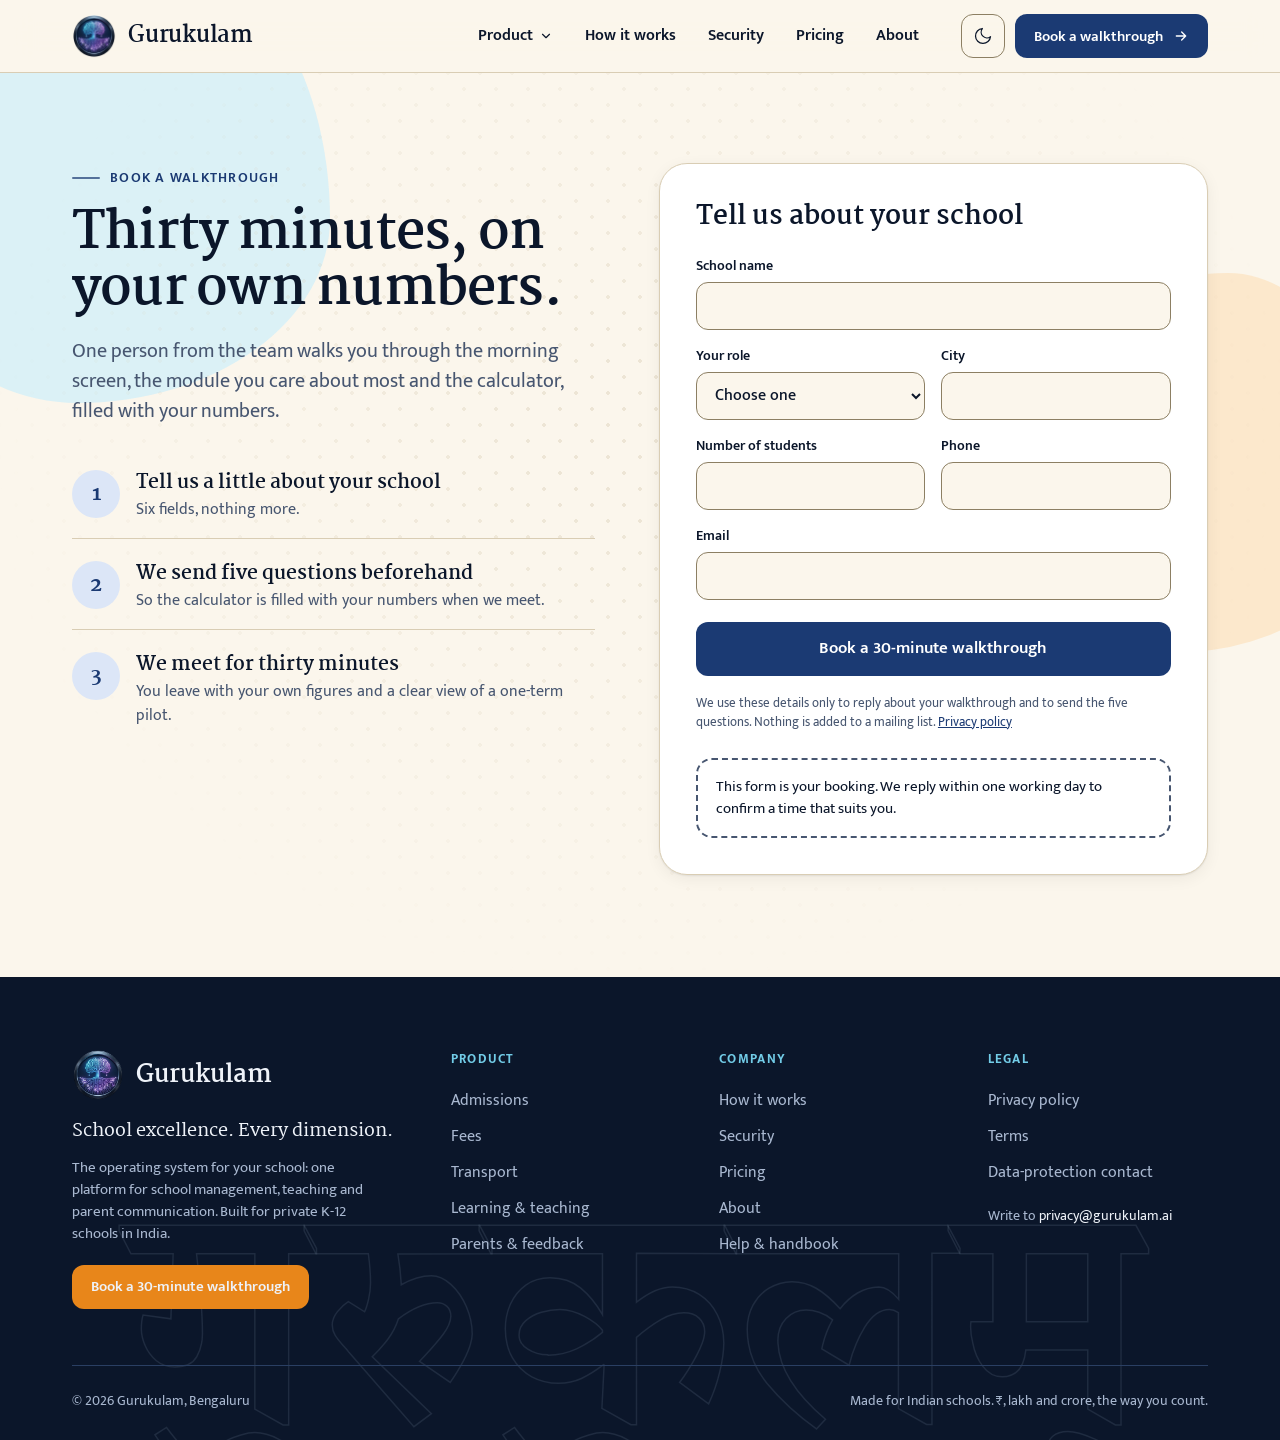
<file: book.html>
<!doctype html>
<html lang="en">
<head>
<meta charset="utf-8">
<meta name="viewport" content="width=device-width, initial-scale=1">
<title>Book a 30-minute walkthrough · Gurukulam</title>
<meta name="description" content="Thirty minutes, on your own numbers.">
<meta property="og:title" content="Book a 30-minute walkthrough · Gurukulam">
<meta property="og:description" content="Thirty minutes, on your own numbers.">
<meta name="theme-color" content="#0b162a">
<script>
/* scroll-in is on only when scripting works and motion is allowed; if site.js never reports ready, show everything */
(function(){var d=document.documentElement;if(window.matchMedia&&matchMedia('(prefers-reduced-motion: reduce)').matches)return;d.classList.add('js');setTimeout(function(){if(!window.__rvReady)d.classList.remove('js')},3000)})();
</script>
<link rel="icon" href="assets/img/logo.png">
<link rel="preconnect" href="https://fonts.googleapis.com">
<link rel="preconnect" href="https://fonts.gstatic.com" crossorigin>
<link rel="stylesheet" href="https://fonts.googleapis.com/css2?family=Martel:wght@400;600;700;800&family=Mukta:wght@400;500;600;700&display=swap">
<link rel="stylesheet" href="assets/site.css">
<style>

body{margin:0}
.bk{display:grid;grid-template-columns:minmax(0,1fr) minmax(0,1.05fr);gap:clamp(32px,5vw,80px);align-items:start}
.exp{list-style:none;margin:28px 0 0;padding:0;display:flex;flex-direction:column;gap:6px}
.exp li{display:grid;grid-template-columns:48px minmax(0,1fr);gap:16px;padding:16px 0;border-bottom:1px solid var(--border)}
.exp li:last-child{border-bottom:0}
.exp .n{width:48px;height:48px;border-radius:50%;display:grid;place-items:center;background:var(--brand-soft);color:var(--brand);font:800 20px/1 var(--display)}
.exp b{display:block;font:700 19px/26px var(--display)}
.exp span.d{display:block;margin-top:2px;color:var(--ink-muted);font-size:16px;line-height:24px}
.formc{background:var(--surface-200);border:1px solid var(--border);border-radius:28px;padding:clamp(22px,3vw,36px);box-shadow:var(--shadow-card)}
.formc h2{margin:0;font:700 26px/34px var(--display)}
.ff{display:grid;grid-template-columns:repeat(2,minmax(0,1fr));gap:16px;margin-top:22px}
.ff .full{grid-column:1 / -1}
.ff label{display:block;font:600 14px/20px var(--sans);margin-bottom:6px}
.ff input,.ff select{width:100%;min-height:48px;border:1.5px solid var(--border-strong);border-radius:12px;background:var(--surface-100);color:var(--ink);font:500 16px/24px var(--sans);padding:0 14px;transition:border-color .2s,box-shadow .2s}
.ff input:focus,.ff select:focus{outline:none;border-color:var(--brand);box-shadow:0 0 0 3px rgba(27,58,115,.18)}
.hp{position:absolute;left:-9999px;width:1px;height:1px;overflow:hidden}
.why-l{margin:18px 0 0;font-size:13px;line-height:19px;color:var(--ink-muted)}
.cal{margin-top:26px;padding:16px 18px;border:2px dashed var(--ink-muted);border-radius:16px;font-size:15px;line-height:22px}
.done{text-align:left;animation:rise .6s var(--ease) both}
.done .tick{width:64px;height:64px;border-radius:50%;background:var(--success-soft);display:grid;place-items:center;color:var(--success)}
.done .tick path{stroke-dasharray:1;stroke-dashoffset:1;animation:draw .8s .2s var(--ease) forwards}
@media (max-width:900px){.bk{grid-template-columns:minmax(0,1fr)}}
@media (max-width:560px){.ff{grid-template-columns:minmax(0,1fr)}}
@media (prefers-reduced-motion:reduce){.done .tick path{stroke-dashoffset:0}}


body{margin:0}
.hd{position:relative;background:var(--header-bg);-webkit-backdrop-filter:saturate(1.5) blur(16px);backdrop-filter:saturate(1.5) blur(16px);border-bottom:1px solid var(--border);font-family:var(--sans);color:var(--ink)}
.hd-in{max-width:1200px;margin:0 auto;padding:0 clamp(16px,4vw,32px);height:72px;display:flex;align-items:center;gap:28px}
.brand{display:flex;align-items:center;gap:12px;text-decoration:none;color:var(--ink);flex:none}
.brand .bn{font:700 22px/1 var(--display);letter-spacing:-.01em}
.brand img{flex:none;transition:transform .6s var(--ease)}
.brand:hover img{transform:rotate(-8deg) scale(1.05)}
.nav{display:flex;align-items:center;gap:4px;margin-left:auto}
.nl{position:relative;display:inline-flex;align-items:center;gap:6px;min-height:44px;padding:0 14px;border-radius:10px;color:var(--ink);text-decoration:none;font:600 16px/1 var(--sans);transition:background-color .2s}
.nl:hover{background:var(--brand-soft)}
.nl::after{content:"";position:absolute;left:14px;right:14px;bottom:6px;height:2px;border-radius:2px;background:var(--accent);transform:scaleX(0);transform-origin:left;transition:transform .35s var(--ease)}
.nl.on::after,.nl:hover::after{transform:scaleX(1)}
.has-dd{position:relative}
.dd{position:absolute;top:100%;left:-8px;width:340px;padding:10px;margin-top:6px;background:var(--surface-200);border:1px solid var(--border);border-radius:16px;box-shadow:0 24px 48px -20px rgba(11,22,42,.35);opacity:0;visibility:hidden;transform:translateY(8px);transition:opacity .22s var(--ease),transform .22s var(--ease),visibility .22s}
.has-dd:hover .dd,.has-dd:focus-within .dd{opacity:1;visibility:visible;transform:none}
.dd a{display:flex;flex-direction:column;gap:2px;padding:10px 12px;min-height:44px;border-radius:10px;text-decoration:none;color:var(--ink);transition:background-color .15s}
.dd a:hover{background:var(--brand-soft)}
.dd b{font:600 16px/22px var(--sans)}
.dd b i{font:600 14px/1 var(--display);font-style:normal;color:var(--ink-muted);margin-left:8px}
.dd span{font-size:14px;line-height:20px;color:var(--ink-muted)}
.hd-r{display:flex;align-items:center;gap:10px}
.icon-btn{width:44px;height:44px;display:inline-grid;place-items:center;border-radius:12px;border:1.5px solid var(--border-strong);background:transparent;color:var(--ink);cursor:pointer;transition:background-color .2s}
.icon-btn:hover{background:var(--brand-soft)}
.burger{display:none}
.drawer{border-top:1px solid var(--border);background:var(--surface-100);padding:12px clamp(16px,4vw,32px) 24px;display:flex;flex-direction:column;gap:2px;animation:rise .35s var(--ease) both}
.drawer a.dl{display:flex;align-items:center;min-height:48px;padding:0 4px;color:var(--ink);text-decoration:none;font:600 18px/1 var(--sans);border-bottom:1px solid var(--border)}
.drawer .sub{padding-left:16px;font-weight:500;font-size:16px;color:var(--ink-muted)}
@media (max-width:980px){.nav{display:none}.burger{display:inline-grid}.hd-r{margin-left:auto}.hd-cta{display:none}}


body{margin:0}
.ft{position:relative;overflow:hidden;background:var(--band);color:var(--band-ink);font-family:var(--sans)}
.ft a{color:var(--band-ink);text-decoration:none}
.ft-in{position:relative;z-index:1;max-width:1200px;margin:0 auto;padding:72px clamp(16px,4vw,32px) 28px}
.ft-top{display:grid;grid-template-columns:minmax(0,1.5fr) repeat(3,minmax(0,1fr));gap:48px}
.ft h4{margin:0 0 14px;font:700 13px/20px var(--sans);letter-spacing:.1em;text-transform:uppercase;color:var(--band-brand)}
.ft ul{list-style:none;margin:0;padding:0;display:flex;flex-direction:column}
.ft li a{display:inline-flex;align-items:center;min-height:36px;color:var(--band-muted);transition:color .2s,transform .2s var(--ease)}
.ft li a:hover{color:#fff;transform:translateX(3px)}
.ft-brand{display:flex;align-items:center;gap:12px}
.ft-brand b{font:700 24px/1 var(--display)}
.ft-tag{margin:16px 0 0;font:600 18px/28px var(--display);color:var(--band-ink)}
.ft-note{margin:12px 0 0;max-width:34ch;color:var(--band-muted);font-size:15px;line-height:22px}
.ft-legal{margin-top:56px;padding-top:24px;border-top:1px solid var(--band-line);display:flex;flex-wrap:wrap;justify-content:space-between;gap:12px 32px;color:var(--band-muted);font-size:14px;line-height:22px}
.ft-mark{position:absolute;left:50%;bottom:-34px;transform:translateX(-50%);font:800 clamp(120px,22vw,300px)/1 var(--display);color:transparent;-webkit-text-stroke:1.5px rgba(162,187,205,.13);white-space:nowrap;pointer-events:none;user-select:none}
.consent{position:fixed;left:16px;bottom:16px;z-index:90;max-width:400px;padding:20px;border-radius:20px;background:var(--surface-200);color:var(--ink);border:1px solid var(--border-strong);box-shadow:0 24px 48px -16px rgba(11,22,42,.45);font-family:var(--sans);animation:rise .6s var(--ease) both}
.consent h5{margin:0 0 6px;font:700 17px/24px var(--display)}
.consent p{margin:0;color:var(--ink-muted);font-size:14px;line-height:21px}
.consent .row{display:flex;gap:10px;margin-top:14px;flex-wrap:wrap}
.mbar{display:none}
@media (max-width:900px){.ft-top{grid-template-columns:repeat(2,minmax(0,1fr))}.ft-brandcol{grid-column:1 / -1}}
@media (max-width:760px){
  .mbar{display:flex;position:fixed;left:0;right:0;bottom:0;z-index:80;padding:10px 16px calc(10px + env(safe-area-inset-bottom));background:var(--header-bg);-webkit-backdrop-filter:blur(14px);backdrop-filter:blur(14px);border-top:1px solid var(--border)}
  .mbar .btn{width:100%}
  .ft-in{padding-bottom:96px}
  .consent{bottom:76px;left:12px;right:12px;max-width:none}
}
@media (max-width:520px){.ft-top{grid-template-columns:minmax(0,1fr)}}

</style>
</head>
<body>



<div class="page">
  <div class="stick">

<div style="position:relative">
<header class="hd">
  <div class="hd-in">
    <a class="brand" href="index.html" aria-label="Gurukulam, home">
      <img src="assets/img/logo.png" width="44" height="44" alt="" style="border-radius:50%;display:block">

      <span class="bn">Gurukulam</span>
    </a>
    <nav class="nav" aria-label="Primary">
      <div class="has-dd">
        <a class="nl " href="admissions.html" aria-haspopup="true">Product
          <svg width="14" height="14" viewBox="0 0 24 24" fill="none" stroke="currentColor" stroke-width="2" stroke-linecap="round" stroke-linejoin="round" aria-hidden="true"><path d="m6 9 6 6 6-6"/></svg>
        </a>
        <div class="dd">
          <a href="admissions.html"><b>Admissions<i>प्रवेश</i></b><span>Every enquiry gets a follow-up, and you can see it.</span></a>
          <a href="fees.html"><b>Fees</b><span>Parents pay from their phone. Your office stops chasing.</span></a>
          <a href="transport.html"><b>Transport</b><span>Parents see the bus. Children are accounted for.</span></a>
          <a href="learning.html"><b>Learning &amp; teaching<i>अभ्यास</i></b><span>Early warnings tell the class teacher who needs help.</span></a>
          <a href="parents.html"><b>Parents &amp; feedback<i>सेतु</i></b><span>Parents hear from you weekly. You hear from them monthly.</span></a>
        </div>
      </div>
      <a class="nl " href="how-it-works.html">How it works</a>
      <a class="nl " href="security.html">Security</a>
      <a class="nl " href="pricing.html">Pricing</a>
      <a class="nl " href="about.html">About</a>
    </nav>
    <div class="hd-r">
      <button class="icon-btn" type="button" aria-label="Switch between light and dark mode" data-on-click="toggleTheme">
        <svg width="20" height="20" viewBox="0 0 24 24" fill="none" stroke="currentColor" stroke-width="1.5" stroke-linecap="round" stroke-linejoin="round" aria-hidden="true"><path d="M21 12.8A9 9 0 1 1 11.2 3a7 7 0 0 0 9.8 9.8Z"/></svg>
      </button>
      <a class="btn btn-primary btn-sm hd-cta" href="book.html">Book a walkthrough
        <svg class="arr" width="16" height="16" viewBox="0 0 24 24" fill="none" stroke="currentColor" stroke-width="2" stroke-linecap="round" stroke-linejoin="round" aria-hidden="true"><path d="M5 12h14M13 6l6 6-6 6"/></svg>
      </a>
      <button class="icon-btn burger" type="button" aria-label="Menu" aria-expanded="true" data-on-click="toggleMenu">
        <svg width="22" height="22" viewBox="0 0 24 24" fill="none" stroke="currentColor" stroke-width="1.5" stroke-linecap="round" aria-hidden="true"><path d="M4 7h16M4 12h16M4 17h16"/></svg>
      </button>
    </div>
  </div>
  
    <div class="drawer" id="drawer" hidden>
      <a class="dl" href="admissions.html">Product</a>
      <a class="dl sub" href="admissions.html">Admissions</a>
      <a class="dl sub" href="fees.html">Fees</a>
      <a class="dl sub" href="transport.html">Transport</a>
      <a class="dl sub" href="learning.html">Learning &amp; teaching</a>
      <a class="dl sub" href="parents.html">Parents &amp; feedback</a>
      <a class="dl" href="how-it-works.html">How it works</a>
      <a class="dl" href="security.html">Security</a>
      <a class="dl" href="pricing.html">Pricing</a>
      <a class="dl" href="about.html">About</a>
      <a class="btn btn-primary" style="margin-top:16px" href="book.html">Book a 30-minute walkthrough</a>
    </div>
  
</header>
</div>
</div>

  <section class="sp-hero" style="padding-bottom:clamp(64px,8vw,112px)">
    <div class="blob" style="width:460px;height:460px;left:-130px;top:-130px;background:var(--blob-a);opacity:.85"></div>
    <div class="blob" style="width:380px;height:380px;right:-100px;top:200px;background:var(--blob-b);animation-duration:29s;animation-delay:-6s"></div>
    <div class="kolam" style="position:absolute;inset:0;opacity:.4;-webkit-mask-image:radial-gradient(ellipse at 50% 40%,#000 10%,transparent 72%);mask-image:radial-gradient(ellipse at 50% 40%,#000 10%,transparent 72%)" aria-hidden="true"></div>
    <div class="wrap bk">
      <div>
        <span class="eyebrow up">Book a walkthrough</span>
        <h1 class="h1 up" style="--d:1;font-size:clamp(32px,4vw,52px)">Thirty minutes, on your own numbers.</h1>
        <p class="lead up" style="--d:2">One person from the team walks you through the morning screen, the module you care about most and the calculator, filled with your numbers.</p>
        <ol class="exp up" style="--d:3">
          <li><span class="n">1</span><div><b>Tell us a little about your school</b><span class="d">Six fields, nothing more.</span></div></li>
          <li><span class="n">2</span><div><b>We send five questions beforehand</b><span class="d">So the calculator is filled with your numbers when we meet.</span></div></li>
          <li><span class="n">3</span><div><b>We meet for thirty minutes</b><span class="d">You leave with your own figures and a clear view of a one-term pilot.</span></div></li>
        </ol>
      </div>
      <div class="formc up" style="--d:2">
        
          <h2>Tell us about your school</h2>
          <form data-on-submit="submit">
            <div class="ff">
              <div class="full"><label for="b-school">School name</label><input id="b-school" type="text" required autocomplete="organization"></div>
              <div><label for="b-role">Your role</label><select id="b-role" required><option value="">Choose one</option><option>Owner or trustee</option><option>Principal</option><option>Administrator</option><option>Other</option></select></div>
              <div><label for="b-city">City</label><input id="b-city" type="text" required></div>
              <div><label for="b-stu">Number of students</label><input id="b-stu" type="text" required></div>
              <div><label for="b-ph">Phone</label><input id="b-ph" type="text" required autocomplete="tel"></div>
              <div class="full"><label for="b-em">Email</label><input id="b-em" type="email" required autocomplete="email"></div>
              <div class="hp" aria-hidden="true"><label for="b-hp">Leave this empty</label><input id="b-hp" type="text" tabindex="-1" autocomplete="off"></div>
            </div>
            <p style="margin:22px 0 0"><button class="btn btn-primary" style="width:100%;min-height:54px;font-size:17px" type="submit">Book a 30-minute walkthrough</button></p>
            <p class="why-l">We use these details only to reply about your walkthrough and to send the five questions. Nothing is added to a mailing list. <a href="#" style="color:var(--brand)">Privacy policy</a></p>
          </form>
          <div class="cal">This form is your booking. We reply within one working day to confirm a time that suits you.</div>
        
        
          <div class="done" hidden>
            <div class="tick"><svg width="30" height="30" viewBox="0 0 24 24" fill="none" stroke="currentColor" stroke-width="2.4" stroke-linecap="round" stroke-linejoin="round" aria-hidden="true"><path pathLength="1" d="m5 12 5 5L20 7"/></svg></div>
            <h2 style="margin-top:20px">Thank you. We have your request.</h2>
            <ol class="exp" style="margin-top:12px">
              <li><span class="n">1</span><div><b>Within one working day</b><span class="d">Someone from our team replies to confirm a time that suits you.</span></div></li>
              <li><span class="n">2</span><div><b>Before we meet</b><span class="d">You get five questions to answer, so your numbers are ready.</span></div></li>
              <li><span class="n">3</span><div><b>On the call</b><span class="d">Thirty minutes, on your own figures.</span></div></li>
            </ol>
            <p style="margin:18px 0 0"><a class="tlink" href="index.html"><span>Back to the home page</span></a></p>
          </div>
        
      </div>
    </div>
  </section>

  

<footer class="ft on-band">
  <div class="wave top" style="--wave:var(--band);display:none" aria-hidden="true"></div>
  <div class="ft-in">
    <div class="ft-top">
      <div class="ft-brandcol">
        <div class="ft-brand">
          <img src="assets/img/logo.png" width="52" height="52" alt="" style="border-radius:50%;display:block">
          <b>Gurukulam</b>
        </div>
        <p class="ft-tag">School excellence. Every dimension.</p>
        <p class="ft-note">The operating system for your school: one platform for school management, teaching and parent communication. Built for private K-12 schools in India.</p>
        <p style="margin:20px 0 0"><a class="btn btn-accent btn-sm" href="book.html">Book a 30-minute walkthrough</a></p>
      </div>
      <div>
        <h4>Product</h4>
        <ul>
          <li><a href="admissions.html">Admissions</a></li>
          <li><a href="fees.html">Fees</a></li>
          <li><a href="transport.html">Transport</a></li>
          <li><a href="learning.html">Learning &amp; teaching</a></li>
          <li><a href="parents.html">Parents &amp; feedback</a></li>
        </ul>
      </div>
      <div>
        <h4>Company</h4>
        <ul>
          <li><a href="how-it-works.html">How it works</a></li>
          <li><a href="security.html">Security</a></li>
          <li><a href="pricing.html">Pricing</a></li>
          <li><a href="about.html">About</a></li>
          <li><a href="#">Help &amp; handbook</a></li>
        </ul>
      </div>
      <div>
        <h4>Legal</h4>
        <ul>
          <li><a href="#">Privacy policy</a></li>
          <li><a href="#">Terms</a></li>
          <li><a href="security.html#contact">Data-protection contact</a></li>
        </ul>
        <p style="margin:14px 0 0;font-size:14px;line-height:22px;color:var(--band-muted)">Write to <a href="mailto:privacy@gurukulam.ai" style="color:var(--band-ink)">privacy@gurukulam.ai</a></p>
      </div>
    </div>
    <div class="ft-legal">
      <span>© 2026 Gurukulam, Bengaluru</span>
      <span>Made for Indian schools. ₹, lakh and crore, the way you count.</span>
    </div>
  </div>
  <div class="ft-mark" aria-hidden="true">गुरुकुलम्</div>
</footer>

<div class="mbar">
  <a class="btn btn-primary" href="book.html">Book a 30-minute walkthrough</a>
</div>

</div>

<script src="assets/site.js" defer></script>
</body>
</html>
</file>
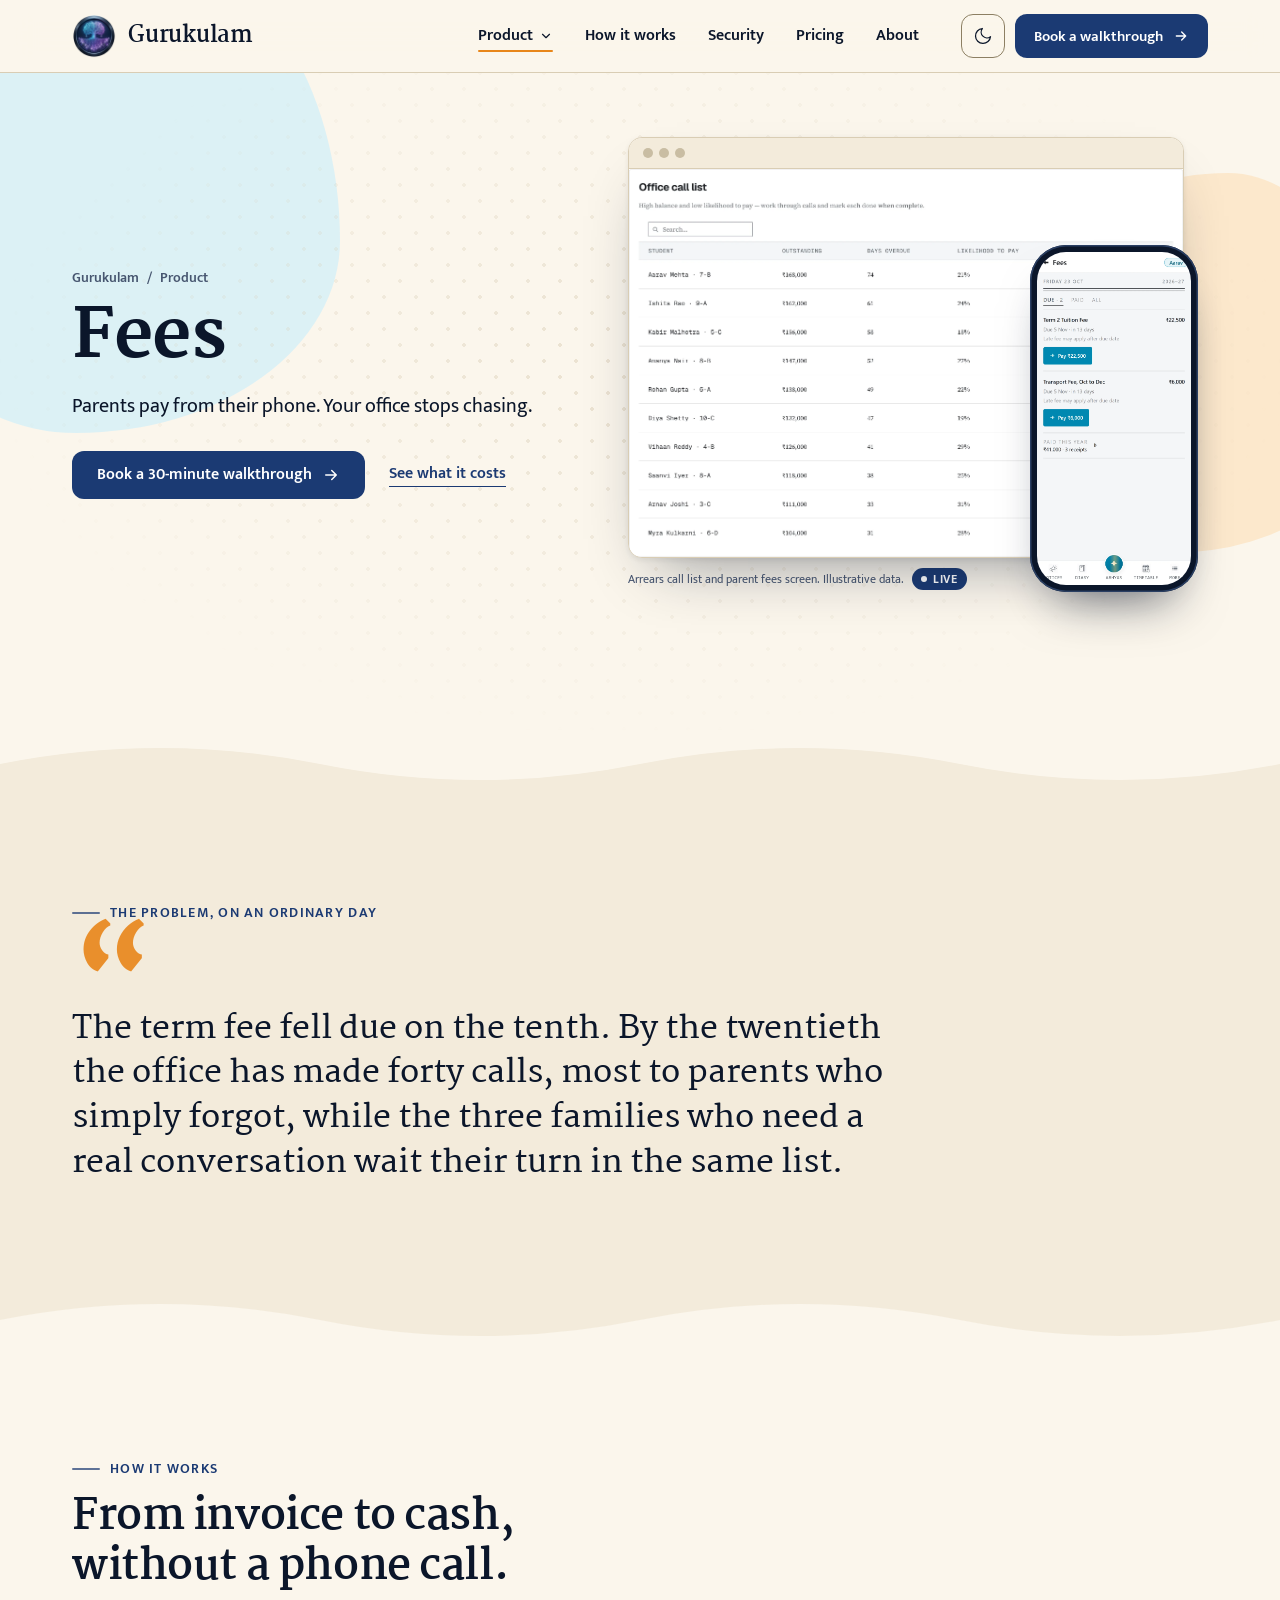
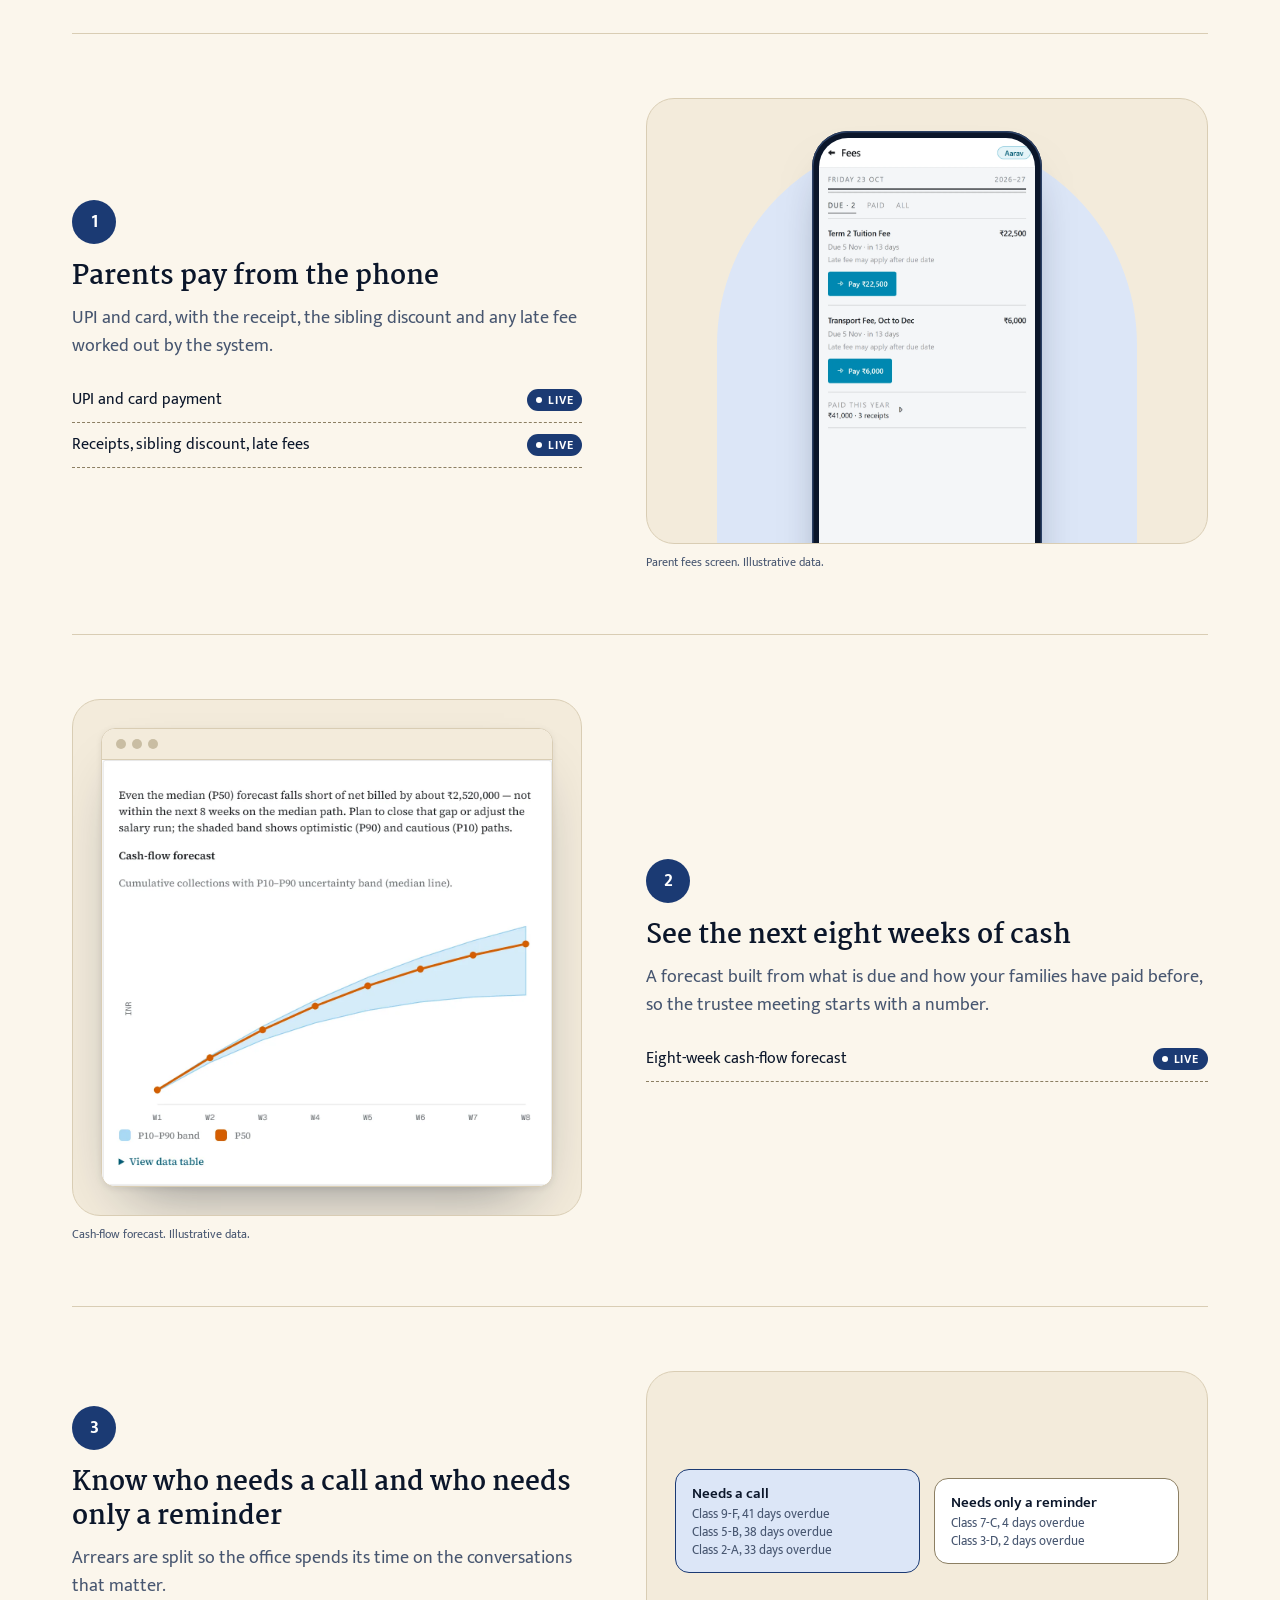
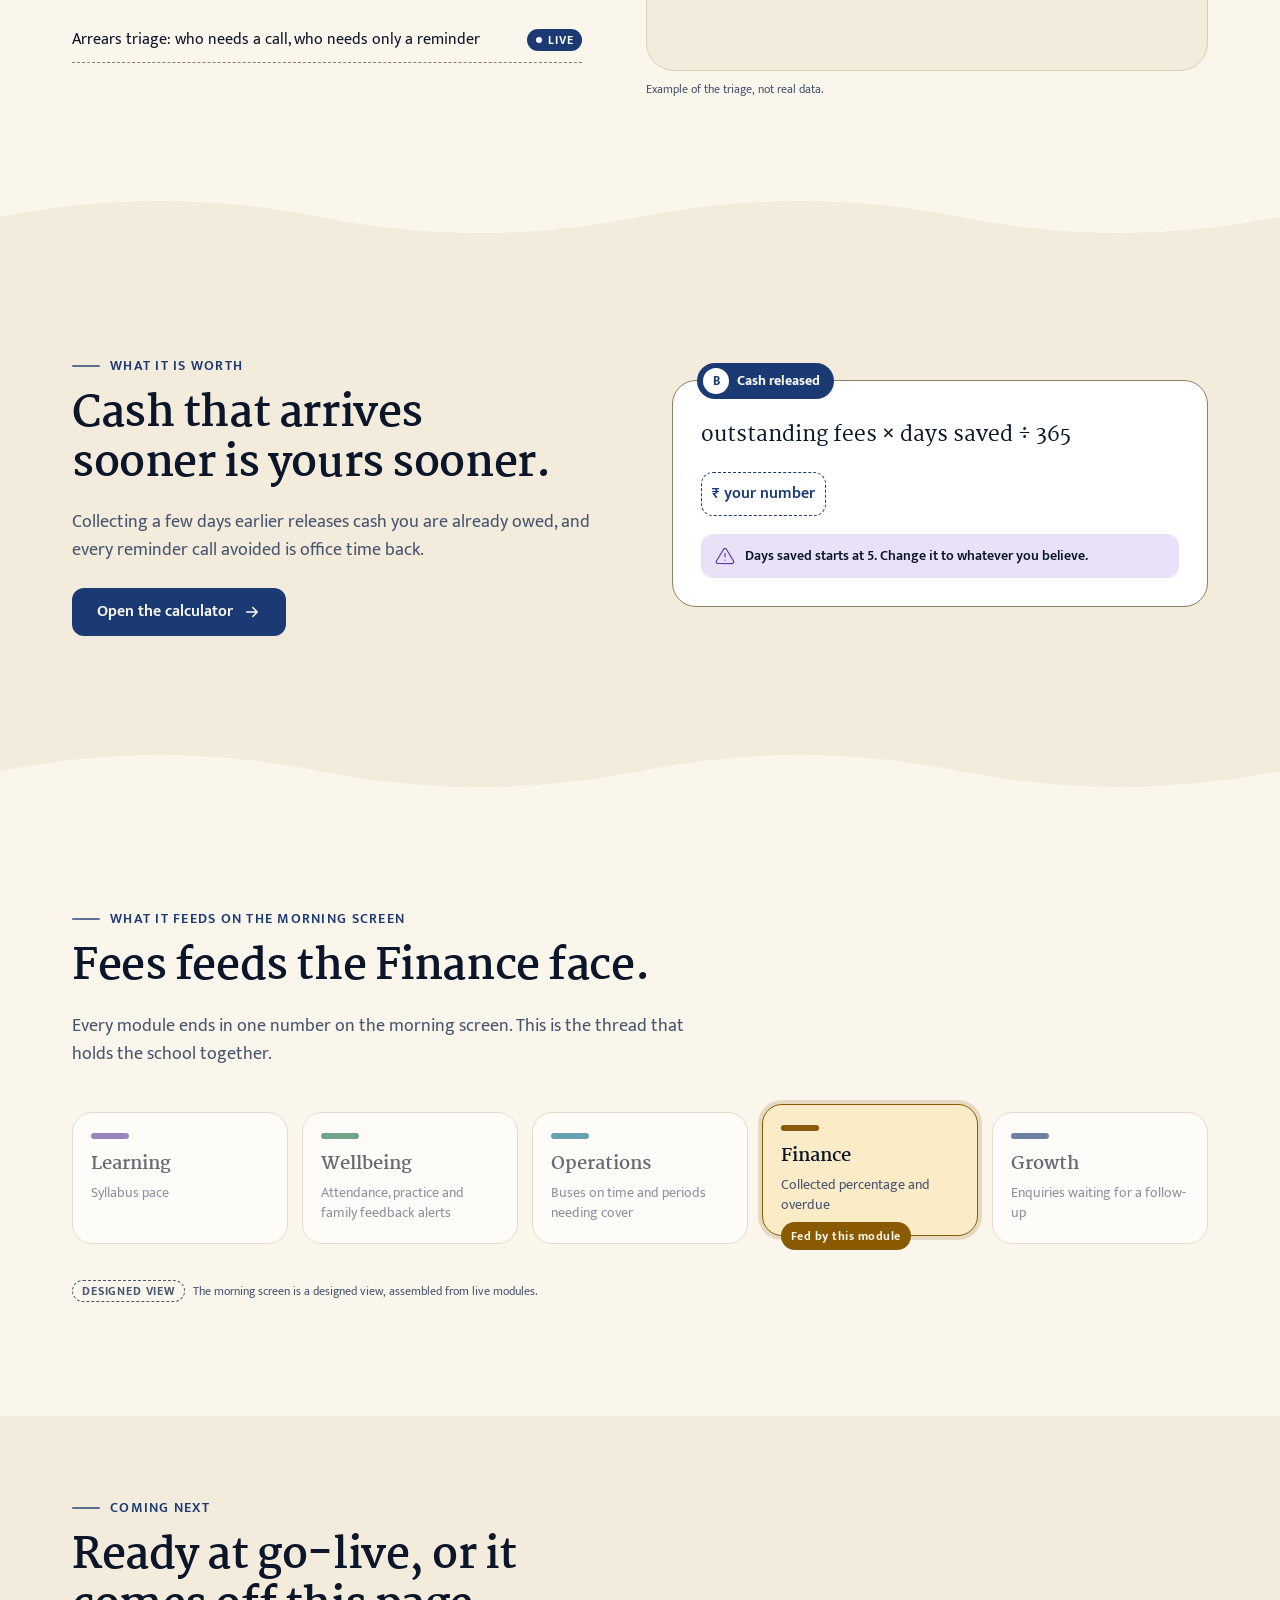
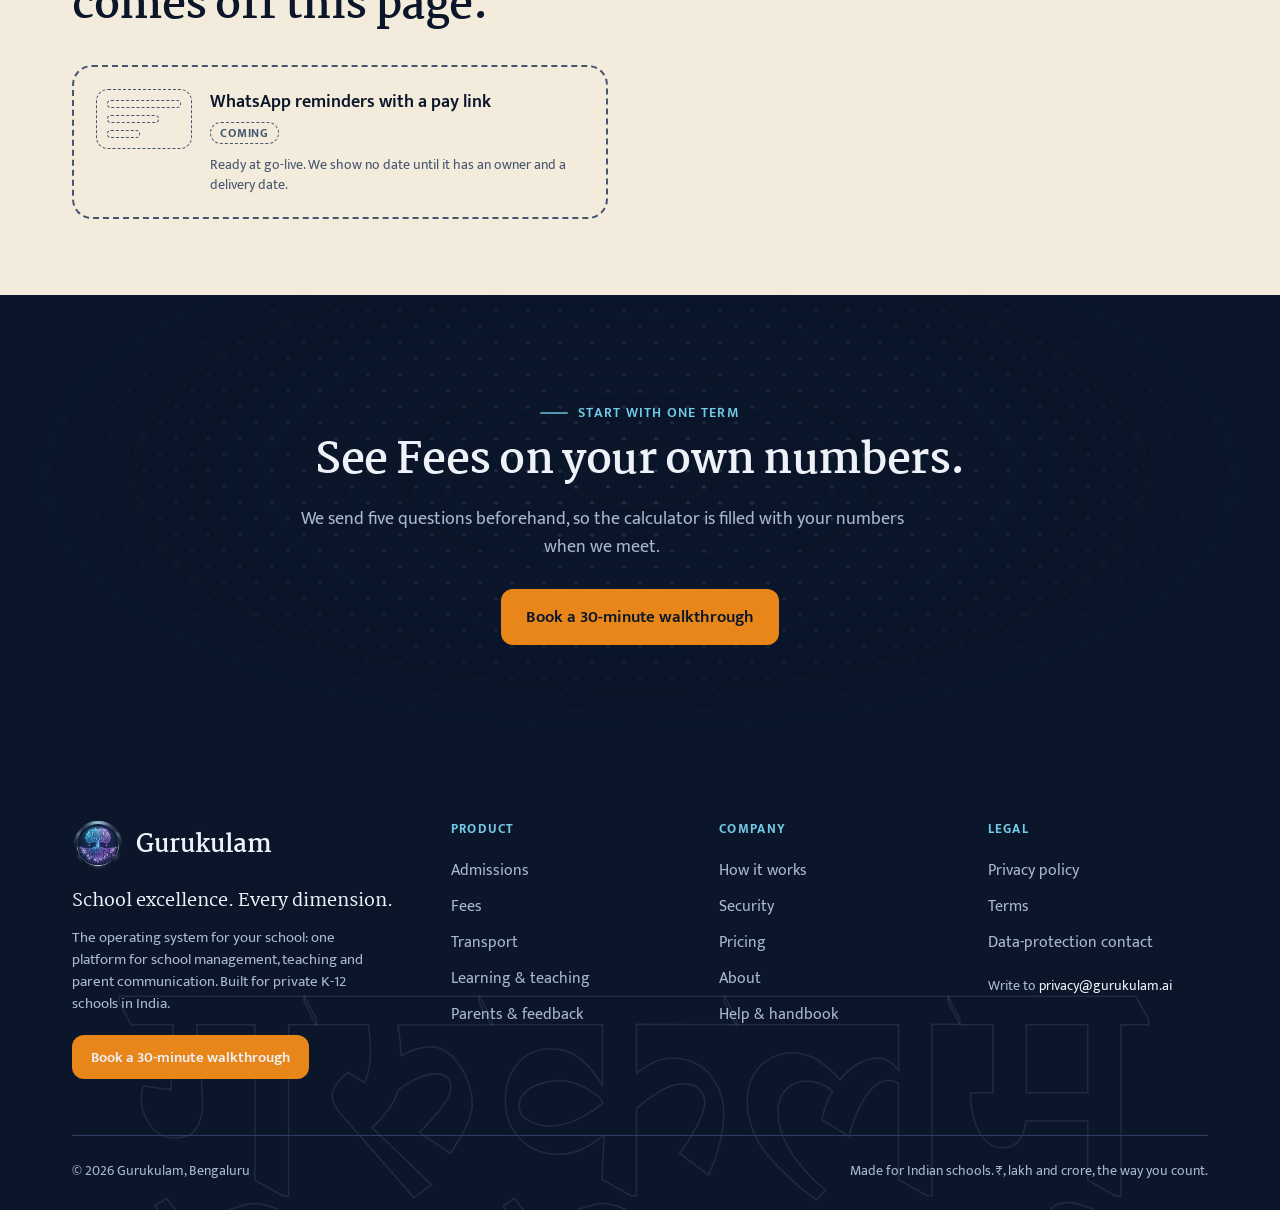
<file: fees.html>
<!doctype html>
<html lang="en">
<head>
<meta charset="utf-8">
<meta name="viewport" content="width=device-width, initial-scale=1">
<title>Fees · Gurukulam</title>
<meta name="description" content="Parents pay from their phone. Your office stops chasing.">
<meta property="og:title" content="Fees · Gurukulam">
<meta property="og:description" content="Parents pay from their phone. Your office stops chasing.">
<meta name="theme-color" content="#0b162a">
<script>
/* scroll-in is on only when scripting works and motion is allowed; if site.js never reports ready, show everything */
(function(){var d=document.documentElement;if(window.matchMedia&&matchMedia('(prefers-reduced-motion: reduce)').matches)return;d.classList.add('js');setTimeout(function(){if(!window.__rvReady)d.classList.remove('js')},3000)})();
</script>
<link rel="icon" href="assets/img/logo.png">
<link rel="preconnect" href="https://fonts.googleapis.com">
<link rel="preconnect" href="https://fonts.gstatic.com" crossorigin>
<link rel="stylesheet" href="https://fonts.googleapis.com/css2?family=Martel:wght@400;600;700;800&family=Mukta:wght@400;500;600;700&display=swap">
<link rel="stylesheet" href="assets/site.css">
<style>

body{margin:0}
.stick{position:sticky;top:0;z-index:60}
.m-hero{position:relative;overflow:hidden;padding:clamp(36px,5vw,72px) 0 clamp(72px,8vw,112px)}
.m-hero-g{display:grid;grid-template-columns:minmax(0,1fr) minmax(0,1.15fr);gap:clamp(32px,4vw,64px);align-items:center}
.crumb{display:flex;align-items:center;gap:8px;font:600 14px/20px var(--sans);color:var(--ink-muted)}
.crumb a{color:var(--ink-muted);text-decoration:none}
.crumb a:hover{color:var(--brand)}
.mh-name{font:800 clamp(40px,5.4vw,68px)/1.05 var(--display);letter-spacing:-.02em;margin:14px 0 0}
.mh-dev{font:600 22px/1.2 var(--display);color:var(--ink-muted);margin-top:8px}
.mh-cta{display:flex;flex-wrap:wrap;gap:12px 24px;align-items:center;margin-top:30px}
.m-vis{position:relative;padding:0 24px 40px 0}
@media (max-width:900px){.m-hero-g{grid-template-columns:minmax(0,1fr)}}

.story{position:relative;overflow:hidden}
.story blockquote{margin:0;font:600 clamp(22px,2.6vw,32px)/1.4 var(--display);max-width:30em;text-wrap:balance}
.story .mk{display:block;font:800 120px/0.6 var(--display);color:var(--accent);height:56px;opacity:.9}

.step{display:grid;grid-template-columns:minmax(0,1fr) minmax(0,1.1fr);gap:clamp(32px,5vw,80px);align-items:center;padding:clamp(40px,5vw,64px) 0;border-top:1px solid var(--border)}
.step.flip .st-t{order:2}
.snum{display:inline-grid;place-items:center;width:44px;height:44px;border-radius:50%;background:var(--brand);color:var(--on-brand);font:700 18px/1 var(--sans)}
.caps{list-style:none;margin:18px 0 0;padding:0}
.caps li{display:flex;justify-content:space-between;align-items:center;gap:16px;padding:11px 0;border-bottom:1px dashed var(--border-strong);font-size:16px;line-height:22px}
.svis{position:relative;display:flex;justify-content:center;align-items:flex-end;min-height:360px;padding:32px 24px 0;border-radius:28px;background:var(--surface-300);border:1px solid var(--border);overflow:hidden}
.svis::before{content:"";position:absolute;left:50%;bottom:0;width:min(80%,420px);height:92%;transform:translateX(-50%);border-radius:999px 999px 0 0;background:var(--brand-soft)}
.svis > *{position:relative}
.svis .phone{margin-bottom:-70px}
.svis.fr{align-items:center;padding:28px}
.svis.fr::before{display:none}
.svis.dg{align-items:center;padding:28px;min-height:300px}
.svis.dg::before{display:none}
@media (max-width:900px){.step{grid-template-columns:minmax(0,1fr)}.step.flip .st-t{order:0}}

.dgm{display:flex;align-items:center;gap:14px;width:100%;flex-wrap:wrap;justify-content:center}
.dcol{display:flex;flex-direction:column;gap:10px;flex:1 1 150px}
.dn{padding:13px 16px;border:1.5px solid var(--border-strong);border-radius:14px;background:var(--surface-200);font:600 15px/22px var(--sans)}
.dn small{display:block;font:400 13px/18px var(--sans);color:var(--ink-muted)}
.dn.hot{border-color:var(--brand);background:var(--brand-soft)}
.dn.ai{border-color:var(--intelligence);background:var(--intelligence-soft);box-shadow:var(--shadow-ai)}
.darr{flex:none;color:var(--ink-muted);animation:nudge 2.2s ease-in-out infinite}
@keyframes nudge{50%{transform:translateX(5px)}}

.worth{display:grid;grid-template-columns:minmax(0,1fr) minmax(0,1fr);gap:clamp(28px,5vw,72px);align-items:center}
.fcard{background:var(--surface-200);border:1.5px solid var(--border-strong);border-radius:24px;padding:28px;position:relative}
.fcard .lvl{position:absolute;top:-18px;left:24px;display:inline-flex;align-items:center;gap:8px;height:36px;padding:0 14px 0 6px;border-radius:9999px;background:var(--brand);color:var(--on-brand);font:700 14px/1 var(--sans)}
.fcard .lvl b{width:26px;height:26px;border-radius:50%;background:var(--on-brand);color:var(--brand);display:grid;place-items:center;font-size:13px}
.fcard code{display:block;margin-top:10px;font:600 clamp(17px,1.8vw,21px)/1.55 var(--display);color:var(--ink)}
.fcard .op{color:var(--accent);padding:0 4px}
.fcard .sl{display:inline-flex;align-items:center;padding:0 10px;margin-top:20px;min-height:44px;border:1.5px dashed var(--brand);border-radius:12px;color:var(--brand);font:600 16px/1 var(--sans)}
.disc{display:flex;gap:10px;align-items:flex-start;margin-top:18px;padding:12px 14px;border-radius:12px;background:var(--insight-soft);font:600 14px/20px var(--sans)}
@media (max-width:900px){.worth{grid-template-columns:minmax(0,1fr)}}

.faces{display:grid;grid-template-columns:repeat(5,minmax(0,1fr));gap:14px;margin-top:44px}
.face{position:relative;padding:20px 18px;border-radius:20px;background:var(--surface-200);border:1.5px solid var(--border);opacity:.62;transition:opacity .4s,transform .4s var(--ease)}
.face h3{margin:0;font:700 18px/26px var(--display)}
.face p{margin:6px 0 0;font-size:14px;line-height:20px;color:var(--ink-muted)}
.face i{display:block;width:38px;height:6px;border-radius:6px;margin-bottom:12px}
.face.on{opacity:1;transform:translateY(-8px);background:var(--fs);border-color:var(--fc);box-shadow:0 0 0 4px color-mix(in srgb,var(--fc) 18%,transparent)}
.face.on::after{content:"Fed by this module";position:absolute;left:18px;bottom:-15px;padding:0 10px;height:28px;display:inline-flex;align-items:center;border-radius:9999px;background:var(--fc);color:var(--surface-100);font:700 12px/1 var(--sans);letter-spacing:.04em;animation:rise .6s var(--ease) both}
.face.on i{animation:pulse 2.4s ease-in-out infinite}
@media (max-width:1080px){.faces{grid-template-columns:repeat(2,minmax(0,1fr))}}
@media (max-width:560px){.faces{grid-template-columns:minmax(0,1fr)}}

.soon-card{display:flex;gap:18px;align-items:flex-start;padding:22px;border:2px dashed var(--ink-muted);border-radius:20px;background:transparent}
.wire{flex:none;width:96px;display:flex;flex-direction:column;gap:7px;padding:10px;border:1.5px dashed var(--ink-muted);border-radius:12px}
.wire i{display:block;height:8px;border-radius:4px;border:1.5px dashed var(--ink-muted)}
.wire i:nth-child(2){width:70%}
.wire i:nth-child(3){width:45%}
.cta-b{text-align:center}


body{margin:0}
.hd{position:relative;background:var(--header-bg);-webkit-backdrop-filter:saturate(1.5) blur(16px);backdrop-filter:saturate(1.5) blur(16px);border-bottom:1px solid var(--border);font-family:var(--sans);color:var(--ink)}
.hd-in{max-width:1200px;margin:0 auto;padding:0 clamp(16px,4vw,32px);height:72px;display:flex;align-items:center;gap:28px}
.brand{display:flex;align-items:center;gap:12px;text-decoration:none;color:var(--ink);flex:none}
.brand .bn{font:700 22px/1 var(--display);letter-spacing:-.01em}
.brand img{flex:none;transition:transform .6s var(--ease)}
.brand:hover img{transform:rotate(-8deg) scale(1.05)}
.nav{display:flex;align-items:center;gap:4px;margin-left:auto}
.nl{position:relative;display:inline-flex;align-items:center;gap:6px;min-height:44px;padding:0 14px;border-radius:10px;color:var(--ink);text-decoration:none;font:600 16px/1 var(--sans);transition:background-color .2s}
.nl:hover{background:var(--brand-soft)}
.nl::after{content:"";position:absolute;left:14px;right:14px;bottom:6px;height:2px;border-radius:2px;background:var(--accent);transform:scaleX(0);transform-origin:left;transition:transform .35s var(--ease)}
.nl.on::after,.nl:hover::after{transform:scaleX(1)}
.has-dd{position:relative}
.dd{position:absolute;top:100%;left:-8px;width:340px;padding:10px;margin-top:6px;background:var(--surface-200);border:1px solid var(--border);border-radius:16px;box-shadow:0 24px 48px -20px rgba(11,22,42,.35);opacity:0;visibility:hidden;transform:translateY(8px);transition:opacity .22s var(--ease),transform .22s var(--ease),visibility .22s}
.has-dd:hover .dd,.has-dd:focus-within .dd{opacity:1;visibility:visible;transform:none}
.dd a{display:flex;flex-direction:column;gap:2px;padding:10px 12px;min-height:44px;border-radius:10px;text-decoration:none;color:var(--ink);transition:background-color .15s}
.dd a:hover{background:var(--brand-soft)}
.dd b{font:600 16px/22px var(--sans)}
.dd b i{font:600 14px/1 var(--display);font-style:normal;color:var(--ink-muted);margin-left:8px}
.dd span{font-size:14px;line-height:20px;color:var(--ink-muted)}
.hd-r{display:flex;align-items:center;gap:10px}
.icon-btn{width:44px;height:44px;display:inline-grid;place-items:center;border-radius:12px;border:1.5px solid var(--border-strong);background:transparent;color:var(--ink);cursor:pointer;transition:background-color .2s}
.icon-btn:hover{background:var(--brand-soft)}
.burger{display:none}
.drawer{border-top:1px solid var(--border);background:var(--surface-100);padding:12px clamp(16px,4vw,32px) 24px;display:flex;flex-direction:column;gap:2px;animation:rise .35s var(--ease) both}
.drawer a.dl{display:flex;align-items:center;min-height:48px;padding:0 4px;color:var(--ink);text-decoration:none;font:600 18px/1 var(--sans);border-bottom:1px solid var(--border)}
.drawer .sub{padding-left:16px;font-weight:500;font-size:16px;color:var(--ink-muted)}
@media (max-width:980px){.nav{display:none}.burger{display:inline-grid}.hd-r{margin-left:auto}.hd-cta{display:none}}


body{margin:0}
.ft{position:relative;overflow:hidden;background:var(--band);color:var(--band-ink);font-family:var(--sans)}
.ft a{color:var(--band-ink);text-decoration:none}
.ft-in{position:relative;z-index:1;max-width:1200px;margin:0 auto;padding:72px clamp(16px,4vw,32px) 28px}
.ft-top{display:grid;grid-template-columns:minmax(0,1.5fr) repeat(3,minmax(0,1fr));gap:48px}
.ft h4{margin:0 0 14px;font:700 13px/20px var(--sans);letter-spacing:.1em;text-transform:uppercase;color:var(--band-brand)}
.ft ul{list-style:none;margin:0;padding:0;display:flex;flex-direction:column}
.ft li a{display:inline-flex;align-items:center;min-height:36px;color:var(--band-muted);transition:color .2s,transform .2s var(--ease)}
.ft li a:hover{color:#fff;transform:translateX(3px)}
.ft-brand{display:flex;align-items:center;gap:12px}
.ft-brand b{font:700 24px/1 var(--display)}
.ft-tag{margin:16px 0 0;font:600 18px/28px var(--display);color:var(--band-ink)}
.ft-note{margin:12px 0 0;max-width:34ch;color:var(--band-muted);font-size:15px;line-height:22px}
.ft-legal{margin-top:56px;padding-top:24px;border-top:1px solid var(--band-line);display:flex;flex-wrap:wrap;justify-content:space-between;gap:12px 32px;color:var(--band-muted);font-size:14px;line-height:22px}
.ft-mark{position:absolute;left:50%;bottom:-34px;transform:translateX(-50%);font:800 clamp(120px,22vw,300px)/1 var(--display);color:transparent;-webkit-text-stroke:1.5px rgba(162,187,205,.13);white-space:nowrap;pointer-events:none;user-select:none}
.consent{position:fixed;left:16px;bottom:16px;z-index:90;max-width:400px;padding:20px;border-radius:20px;background:var(--surface-200);color:var(--ink);border:1px solid var(--border-strong);box-shadow:0 24px 48px -16px rgba(11,22,42,.45);font-family:var(--sans);animation:rise .6s var(--ease) both}
.consent h5{margin:0 0 6px;font:700 17px/24px var(--display)}
.consent p{margin:0;color:var(--ink-muted);font-size:14px;line-height:21px}
.consent .row{display:flex;gap:10px;margin-top:14px;flex-wrap:wrap}
.mbar{display:none}
@media (max-width:900px){.ft-top{grid-template-columns:repeat(2,minmax(0,1fr))}.ft-brandcol{grid-column:1 / -1}}
@media (max-width:760px){
  .mbar{display:flex;position:fixed;left:0;right:0;bottom:0;z-index:80;padding:10px 16px calc(10px + env(safe-area-inset-bottom));background:var(--header-bg);-webkit-backdrop-filter:blur(14px);backdrop-filter:blur(14px);border-top:1px solid var(--border)}
  .mbar .btn{width:100%}
  .ft-in{padding-bottom:96px}
  .consent{bottom:76px;left:12px;right:12px;max-width:none}
}
@media (max-width:520px){.ft-top{grid-template-columns:minmax(0,1fr)}}

</style>
</head>
<body>



<div class="page">
  <div class="stick">

<div style="position:relative">
<header class="hd">
  <div class="hd-in">
    <a class="brand" href="index.html" aria-label="Gurukulam, home">
      <img src="assets/img/logo.png" width="44" height="44" alt="" style="border-radius:50%;display:block">

      <span class="bn">Gurukulam</span>
    </a>
    <nav class="nav" aria-label="Primary">
      <div class="has-dd">
        <a class="nl on" href="admissions.html" aria-haspopup="true">Product
          <svg width="14" height="14" viewBox="0 0 24 24" fill="none" stroke="currentColor" stroke-width="2" stroke-linecap="round" stroke-linejoin="round" aria-hidden="true"><path d="m6 9 6 6 6-6"/></svg>
        </a>
        <div class="dd">
          <a href="admissions.html"><b>Admissions<i>प्रवेश</i></b><span>Every enquiry gets a follow-up, and you can see it.</span></a>
          <a href="fees.html"><b>Fees</b><span>Parents pay from their phone. Your office stops chasing.</span></a>
          <a href="transport.html"><b>Transport</b><span>Parents see the bus. Children are accounted for.</span></a>
          <a href="learning.html"><b>Learning &amp; teaching<i>अभ्यास</i></b><span>Early warnings tell the class teacher who needs help.</span></a>
          <a href="parents.html"><b>Parents &amp; feedback<i>सेतु</i></b><span>Parents hear from you weekly. You hear from them monthly.</span></a>
        </div>
      </div>
      <a class="nl " href="how-it-works.html">How it works</a>
      <a class="nl " href="security.html">Security</a>
      <a class="nl " href="pricing.html">Pricing</a>
      <a class="nl " href="about.html">About</a>
    </nav>
    <div class="hd-r">
      <button class="icon-btn" type="button" aria-label="Switch between light and dark mode" data-on-click="toggleTheme">
        <svg width="20" height="20" viewBox="0 0 24 24" fill="none" stroke="currentColor" stroke-width="1.5" stroke-linecap="round" stroke-linejoin="round" aria-hidden="true"><path d="M21 12.8A9 9 0 1 1 11.2 3a7 7 0 0 0 9.8 9.8Z"/></svg>
      </button>
      <a class="btn btn-primary btn-sm hd-cta" href="book.html">Book a walkthrough
        <svg class="arr" width="16" height="16" viewBox="0 0 24 24" fill="none" stroke="currentColor" stroke-width="2" stroke-linecap="round" stroke-linejoin="round" aria-hidden="true"><path d="M5 12h14M13 6l6 6-6 6"/></svg>
      </a>
      <button class="icon-btn burger" type="button" aria-label="Menu" aria-expanded="true" data-on-click="toggleMenu">
        <svg width="22" height="22" viewBox="0 0 24 24" fill="none" stroke="currentColor" stroke-width="1.5" stroke-linecap="round" aria-hidden="true"><path d="M4 7h16M4 12h16M4 17h16"/></svg>
      </button>
    </div>
  </div>
  
    <div class="drawer" id="drawer" hidden>
      <a class="dl" href="admissions.html">Product</a>
      <a class="dl sub" href="admissions.html">Admissions</a>
      <a class="dl sub" href="fees.html">Fees</a>
      <a class="dl sub" href="transport.html">Transport</a>
      <a class="dl sub" href="learning.html">Learning &amp; teaching</a>
      <a class="dl sub" href="parents.html">Parents &amp; feedback</a>
      <a class="dl" href="how-it-works.html">How it works</a>
      <a class="dl" href="security.html">Security</a>
      <a class="dl" href="pricing.html">Pricing</a>
      <a class="dl" href="about.html">About</a>
      <a class="btn btn-primary" style="margin-top:16px" href="book.html">Book a 30-minute walkthrough</a>
    </div>
  
</header>
</div>
</div>

  <section class="m-hero" aria-labelledby="mh">
    <div class="blob" style="width:480px;height:480px;left:-140px;top:-120px;background:var(--blob-a);opacity:.8"></div>
    <div class="blob" style="width:380px;height:380px;right:-100px;top:100px;background:var(--blob-b);animation-duration:30s;animation-delay:-8s"></div>
    <div class="kolam" style="position:absolute;inset:0;opacity:.45;-webkit-mask-image:radial-gradient(ellipse at 50% 45%,#000 10%,transparent 72%);mask-image:radial-gradient(ellipse at 50% 45%,#000 10%,transparent 72%)" aria-hidden="true"></div>
    <div class="wrap m-hero-g">
      <div>
        <nav class="crumb up" aria-label="Breadcrumb"><a href="index.html">Gurukulam</a><span aria-hidden="true">/</span><span>Product</span></nav>
        <h1 class="mh-name up" style="--d:1" id="mh">Fees</h1>
        <div class="mh-dev up" style="--d:1"></div>
        <p class="lead up" style="--d:2;font-size:20px;line-height:30px;color:var(--ink)">Parents pay from their phone. Your office stops chasing.</p>
        <div class="mh-cta up" style="--d:3">
          <a class="btn btn-primary" href="book.html">Book a 30-minute walkthrough
            <svg class="arr" width="18" height="18" viewBox="0 0 24 24" fill="none" stroke="currentColor" stroke-width="2" stroke-linecap="round" stroke-linejoin="round" aria-hidden="true"><path d="M5 12h14M13 6l6 6-6 6"/></svg></a>
          <a class="tlink" href="pricing.html"><span>See what it costs</span></a>
        </div>
      </div>
      <div class="m-vis up" style="--d:2">
        <div class="shot">
          <div class="frame"><div class="frame-bar" aria-hidden="true"><i></i><i></i><i></i></div>
            <div class="" style="--h:auto"><img src="assets/img/fees-arrears-call-list.webp" width="2358" height="1650" alt="Office call list of families with fees overdue, split into who needs a call and who needs only a reminder."></div>
          </div>
          <div class="phone" style="--pw:168px"><img src="assets/img/parent-fees.webp" width="1170" height="2532" alt="Parent fees screen with due fees, Pay buttons and a paid-this-year summary."></div>
        </div>
        <div class="cap">Arrears call list and parent fees screen. Illustrative data.<span class="chip live">Live</span></div>
      </div>
    </div>
  </section>

  <div class="wave" style="background:var(--surface-100);--wave:var(--surface-300)" aria-hidden="true"><svg viewBox="0 0 2880 80" preserveAspectRatio="none"><path d="M0 40 Q 180 0 360 40 T 720 40 T 1080 40 T 1440 40 T 1800 40 T 2160 40 T 2520 40 T 2880 40 V80 H0Z"/></svg></div>

  <section class="sec story" style="background:var(--surface-300)" aria-labelledby="story-h">
    <div class="wrap">
      <span class="eyebrow rv" id="story-h">The problem, on an ordinary day</span>
      <div class="rv" style="margin-top:28px"><span class="mk" aria-hidden="true">“</span><blockquote>The term fee fell due on the tenth. By the twentieth the office has made forty calls, most to parents who simply forgot, while the three families who need a real conversation wait their turn in the same list.</blockquote></div>
    </div>
  </section>

  <div class="wave" style="background:var(--surface-300);--wave:var(--surface-100)" aria-hidden="true"><svg viewBox="0 0 2880 80" preserveAspectRatio="none"><path d="M0 40 Q 180 0 360 40 T 720 40 T 1080 40 T 1440 40 T 1800 40 T 2160 40 T 2520 40 T 2880 40 V80 H0Z"/></svg></div>

  <section class="sec" aria-labelledby="how-h" style="padding-bottom:24px">
    <div class="wrap">
      <div class="rv" style="max-width:720px">
        <span class="eyebrow">How it works</span>
        <h2 class="h2" id="how-h">From invoice to cash, without a phone call.</h2>
      </div>
      <div style="margin-top:40px">
        
          <article class="step">
            <div class="st-t rv">
              <span class="snum" aria-hidden="true">1</span>
              <h3 class="h3" style="margin-top:16px;font-size:26px;line-height:34px">Parents pay from the phone</h3>
              <p class="lead" style="margin-top:10px">UPI and card, with the receipt, the sibling discount and any late fee worked out by the system.</p>
              <ul class="caps">
                
                  <li><span>UPI and card payment</span><span class="chip live">Live</span></li>
                
                  <li><span>Receipts, sibling discount, late fees</span><span class="chip live">Live</span></li>
                
              </ul>
            </div>
            <div class="rv" style="--o:6%">
              
                <div class="svis"><div class="phone" style="--pw:230px"><img src="assets/img/parent-fees.webp" width="1170" height="2532" loading="lazy" alt="Parent fees screen with due fees, Pay buttons and a paid-this-year summary."></div></div>
                <div class="cap">Parent fees screen. Illustrative data.</div>
              
              
              
              
              
            </div>
          </article>
        
          <article class="step flip">
            <div class="st-t rv">
              <span class="snum" aria-hidden="true">2</span>
              <h3 class="h3" style="margin-top:16px;font-size:26px;line-height:34px">See the next eight weeks of cash</h3>
              <p class="lead" style="margin-top:10px">A forecast built from what is due and how your families have paid before, so the trustee meeting starts with a number.</p>
              <ul class="caps">
                
                  <li><span>Eight-week cash-flow forecast</span><span class="chip live">Live</span></li>
                
              </ul>
            </div>
            <div class="rv" style="--o:6%">
              
              
                <div class="svis fr"><div class="frame" style="width:100%"><div class="frame-bar" aria-hidden="true"><i></i><i></i><i></i></div>
                  <div class="" style="--h:auto"><img src="assets/img/fees-cashflow-forecast.webp" width="1160" height="1098" loading="lazy" alt="Eight-week cash-flow forecast band with expected collections by week."></div></div></div>
                <div class="cap">Cash-flow forecast. Illustrative data.</div>
              
              
              
              
            </div>
          </article>
        
          <article class="step">
            <div class="st-t rv">
              <span class="snum" aria-hidden="true">3</span>
              <h3 class="h3" style="margin-top:16px;font-size:26px;line-height:34px">Know who needs a call and who needs only a reminder</h3>
              <p class="lead" style="margin-top:10px">Arrears are split so the office spends its time on the conversations that matter.</p>
              <ul class="caps">
                
                  <li><span>Arrears triage: who needs a call, who needs only a reminder</span><span class="chip live">Live</span></li>
                
              </ul>
            </div>
            <div class="rv" style="--o:6%">
              
              
              
              
                <div class="svis dg"><div class="dgm" role="img" aria-label="Example of arrears triage: three classes that need a call and two that need only a reminder.">
                  <div class="dcol"><div class="dn hot">Needs a call<small>Class 9-F, 41 days overdue</small><small>Class 5-B, 38 days overdue</small><small>Class 2-A, 33 days overdue</small></div></div>
                  <div class="dcol"><div class="dn">Needs only a reminder<small>Class 7-C, 4 days overdue</small><small>Class 3-D, 2 days overdue</small></div></div>
                </div></div>
                <div class="cap">Example of the triage, not real data.</div>
              
              
            </div>
          </article>
        
      </div>
    </div>
  </section>

  <div class="wave" style="background:var(--surface-100);--wave:var(--surface-300)" aria-hidden="true"><svg viewBox="0 0 2880 80" preserveAspectRatio="none"><path d="M0 40 Q 180 0 360 40 T 720 40 T 1080 40 T 1440 40 T 1800 40 T 2160 40 T 2520 40 T 2880 40 V80 H0Z"/></svg></div>

  <section class="sec" style="background:var(--surface-300)" aria-labelledby="worth-h">
    <div class="wrap worth">
      <div class="rv">
        <span class="eyebrow">What it is worth</span>
        <h2 class="h2" id="worth-h">Cash that arrives sooner is yours sooner.</h2>
        <p class="lead">Collecting a few days earlier releases cash you are already owed, and every reminder call avoided is office time back.</p>
        <p style="margin:24px 0 0"><a class="btn btn-primary" href="pricing.html#calculator">Open the calculator
          <svg class="arr" width="18" height="18" viewBox="0 0 24 24" fill="none" stroke="currentColor" stroke-width="2" stroke-linecap="round" stroke-linejoin="round" aria-hidden="true"><path d="M5 12h14M13 6l6 6-6 6"/></svg></a></p>
      </div>
      <div class="fcard rv" style="--o:6%">
        <span class="lvl"><b>B</b>Cash released</span>
        <code>outstanding fees × days saved ÷ 365</code>
        <span class="sl">₹ your number</span>
        <div class="disc"><svg width="20" height="20" viewBox="0 0 24 24" fill="none" stroke="currentColor" stroke-width="1.5" stroke-linecap="round" stroke-linejoin="round" aria-hidden="true" style="flex:none;color:var(--insight)"><path d="M12 9v4M12 17h.01M10.3 3.9 1.8 18a2 2 0 0 0 1.7 3h17a2 2 0 0 0 1.7-3L13.7 3.9a2 2 0 0 0-3.4 0Z"/></svg><span>Days saved starts at 5. Change it to whatever you believe.</span></div>
      </div>
    </div>
  </section>

  <div class="wave" style="background:var(--surface-300);--wave:var(--surface-100)" aria-hidden="true"><svg viewBox="0 0 2880 80" preserveAspectRatio="none"><path d="M0 40 Q 180 0 360 40 T 720 40 T 1080 40 T 1440 40 T 1800 40 T 2160 40 T 2520 40 T 2880 40 V80 H0Z"/></svg></div>

  <section class="sec" aria-labelledby="feeds-h">
    <div class="wrap">
      <div class="rv" style="max-width:760px">
        <span class="eyebrow">What it feeds on the morning screen</span>
        <h2 class="h2" id="feeds-h">Fees feeds the Finance face.</h2>
        <p class="lead">Every module ends in one number on the morning screen. This is the thread that holds the school together.</p>
      </div>
      <div class="faces">
        
          <div class="face" style="--fc:var(--face-learning);--fs:var(--face-learning-soft)"><i style="background:var(--face-learning)"></i><h3>Learning</h3><p>Syllabus pace</p></div>
        
          <div class="face" style="--fc:var(--face-wellbeing);--fs:var(--face-wellbeing-soft)"><i style="background:var(--face-wellbeing)"></i><h3>Wellbeing</h3><p>Attendance, practice and family feedback alerts</p></div>
        
          <div class="face" style="--fc:var(--face-ops);--fs:var(--face-ops-soft)"><i style="background:var(--face-ops)"></i><h3>Operations</h3><p>Buses on time and periods needing cover</p></div>
        
          <div class="face on" style="--fc:var(--face-fin);--fs:var(--face-fin-soft)"><i style="background:var(--face-fin)"></i><h3>Finance</h3><p>Collected percentage and overdue</p></div>
        
          <div class="face" style="--fc:var(--face-growth);--fs:var(--face-growth-soft)"><i style="background:var(--face-growth)"></i><h3>Growth</h3><p>Enquiries waiting for a follow-up</p></div>
        
      </div>
      <p class="cap" style="margin-top:36px"><span class="chip soon">Designed view</span><span>The morning screen is a designed view, assembled from live modules.</span></p>
    </div>
  </section>

  <section class="sec" style="background:var(--surface-300);padding-top:clamp(48px,6vw,80px);padding-bottom:clamp(48px,6vw,80px)" aria-labelledby="next-h">
    <div class="wrap">
      <div class="rv" style="max-width:720px">
        <span class="eyebrow">Coming next</span>
        <h2 class="h2" id="next-h">Ready at go-live, or it comes off this page.</h2>
      </div>
      <div class="g2" style="margin-top:32px;align-items:stretch">
        
          <div class="soon-card rv"><div class="wire" aria-hidden="true"><i></i><i></i><i></i></div><div><b class="h4" style="display:block;margin-bottom:6px">WhatsApp reminders with a pay link</b><span class="chip soon">Coming</span><p class="small muted" style="margin:10px 0 0">Ready at go-live. We show no date until it has an owner and a delivery date.</p></div></div>
        
      </div>
    </div>
  </section>

  <section class="sec on-band cta-b" aria-labelledby="cta-h">
    <div class="kolam on-band" style="position:absolute;inset:0;opacity:.7;-webkit-mask-image:radial-gradient(ellipse at 50% 40%,#000,transparent 75%);mask-image:radial-gradient(ellipse at 50% 40%,#000,transparent 75%)" aria-hidden="true"></div>
    <div class="wrap rv" style="max-width:760px">
      <span class="eyebrow">Start with one term</span>
      <h2 class="h2" id="cta-h">See Fees on your own numbers.</h2>
      <p class="lead">We send five questions beforehand, so the calculator is filled with your numbers when we meet.</p>
      <p style="margin:28px 0 0"><a class="btn btn-accent" style="min-height:56px;font-size:17px" href="book.html">Book a 30-minute walkthrough</a></p>
    </div>
  </section>

  

<footer class="ft on-band">
  <div class="wave top" style="--wave:var(--band);display:none" aria-hidden="true"></div>
  <div class="ft-in">
    <div class="ft-top">
      <div class="ft-brandcol">
        <div class="ft-brand">
          <img src="assets/img/logo.png" width="52" height="52" alt="" style="border-radius:50%;display:block">
          <b>Gurukulam</b>
        </div>
        <p class="ft-tag">School excellence. Every dimension.</p>
        <p class="ft-note">The operating system for your school: one platform for school management, teaching and parent communication. Built for private K-12 schools in India.</p>
        <p style="margin:20px 0 0"><a class="btn btn-accent btn-sm" href="book.html">Book a 30-minute walkthrough</a></p>
      </div>
      <div>
        <h4>Product</h4>
        <ul>
          <li><a href="admissions.html">Admissions</a></li>
          <li><a href="fees.html">Fees</a></li>
          <li><a href="transport.html">Transport</a></li>
          <li><a href="learning.html">Learning &amp; teaching</a></li>
          <li><a href="parents.html">Parents &amp; feedback</a></li>
        </ul>
      </div>
      <div>
        <h4>Company</h4>
        <ul>
          <li><a href="how-it-works.html">How it works</a></li>
          <li><a href="security.html">Security</a></li>
          <li><a href="pricing.html">Pricing</a></li>
          <li><a href="about.html">About</a></li>
          <li><a href="#">Help &amp; handbook</a></li>
        </ul>
      </div>
      <div>
        <h4>Legal</h4>
        <ul>
          <li><a href="#">Privacy policy</a></li>
          <li><a href="#">Terms</a></li>
          <li><a href="security.html#contact">Data-protection contact</a></li>
        </ul>
        <p style="margin:14px 0 0;font-size:14px;line-height:22px;color:var(--band-muted)">Write to <a href="mailto:privacy@gurukulam.ai" style="color:var(--band-ink)">privacy@gurukulam.ai</a></p>
      </div>
    </div>
    <div class="ft-legal">
      <span>© 2026 Gurukulam, Bengaluru</span>
      <span>Made for Indian schools. ₹, lakh and crore, the way you count.</span>
    </div>
  </div>
  <div class="ft-mark" aria-hidden="true">गुरुकुलम्</div>
</footer>

<div class="mbar">
  <a class="btn btn-primary" href="book.html">Book a 30-minute walkthrough</a>
</div>

</div>

<script src="assets/site.js" defer></script>
</body>
</html>
</file>
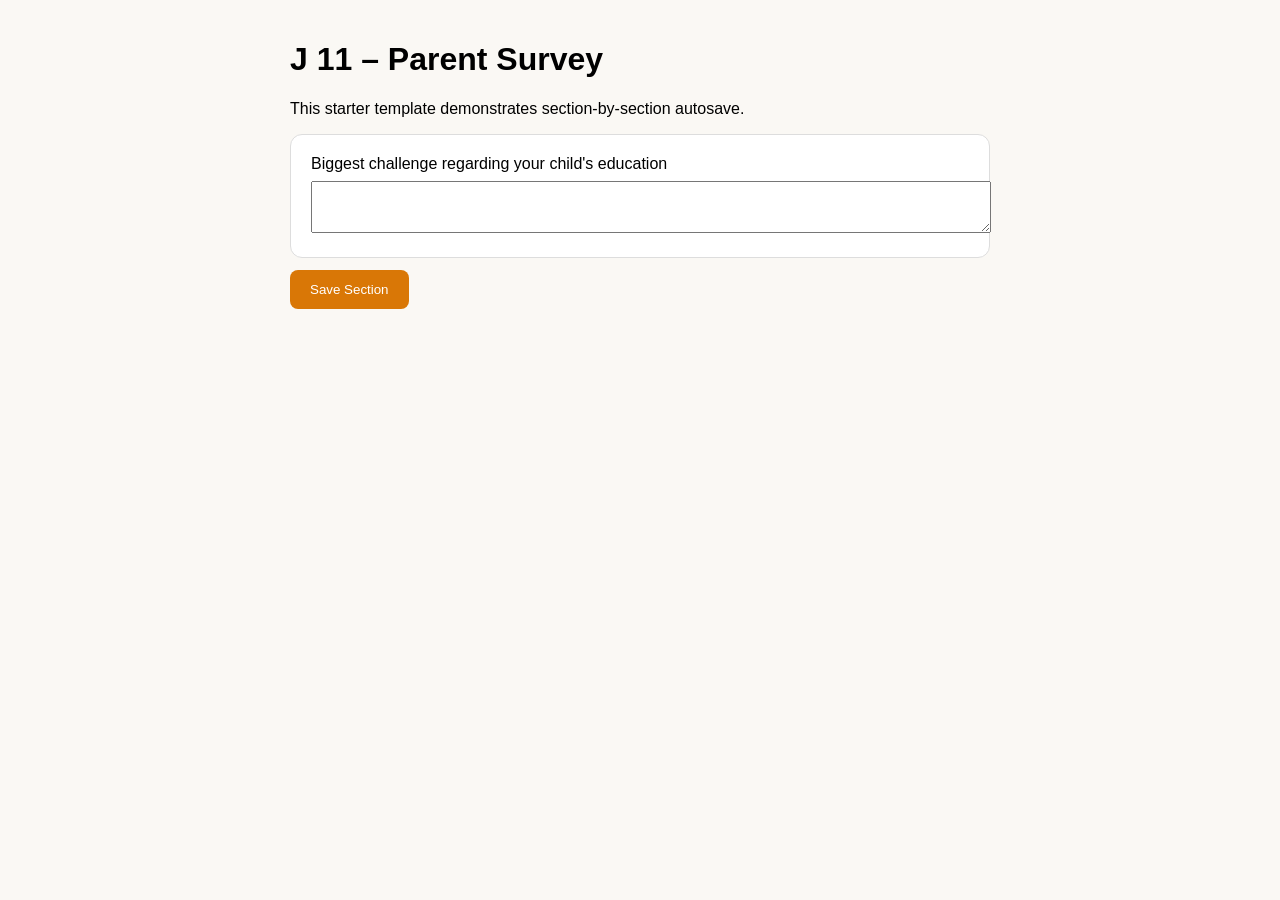
<file: GIS_Parent_Survey.html>
<!DOCTYPE html>
<html>
<head>
<meta charset="utf-8">
<meta name="viewport" content="width=device-width, initial-scale=1">
<title>GIS 2 Parent Survey</title>
<style>
body{font-family:Arial,sans-serif;max-width:700px;margin:0 auto;padding:20px;background:#faf8f4}
.card{background:#fff;border:1px solid #ddd;border-radius:12px;padding:20px;margin:12px 0}
button{background:#d97706;color:#fff;border:none;padding:12px 20px;border-radius:8px}
input,textarea,select{width:100%;padding:10px;margin-top:8px}
</style>
</head>
<body>
<h1>J 11 – Parent Survey</h1>
<p>This starter template demonstrates section-by-section autosave.</p>
<div class="card">
<label>Biggest challenge regarding your child's education</label>
<textarea id="q1"></textarea>
</div>
<button onclick="saveSection()">Save Section</button>

<script>
const RESPONSE_ID = localStorage.getItem('gis_response_id') || crypto.randomUUID();
localStorage.setItem('gis_response_id', RESPONSE_ID);

// Replace with Apps Script URL
const API_URL = "https://script.google.com/macros/s/AKfycbzK4OeAsT1lvUnDv0BNkkXtEArALwZWbrrgvfbf2YfhvPaxzZGV9K9s7UkZlfPY-BGdjA/exec";

async function saveSection(){

 const payload = {
   responseId: RESPONSE_ID,
   section: 1,
   completed: false,
   answers: {
      q1: document.getElementById('q1').value
   }
 };

 try {

   await fetch(API_URL,{
      method:'POST',
      mode:'no-cors',
      body:JSON.stringify(payload)
   });

   alert("Sent");

 } catch(err){

   alert(err);

 }

}</script>
</body>
</html>
</file>
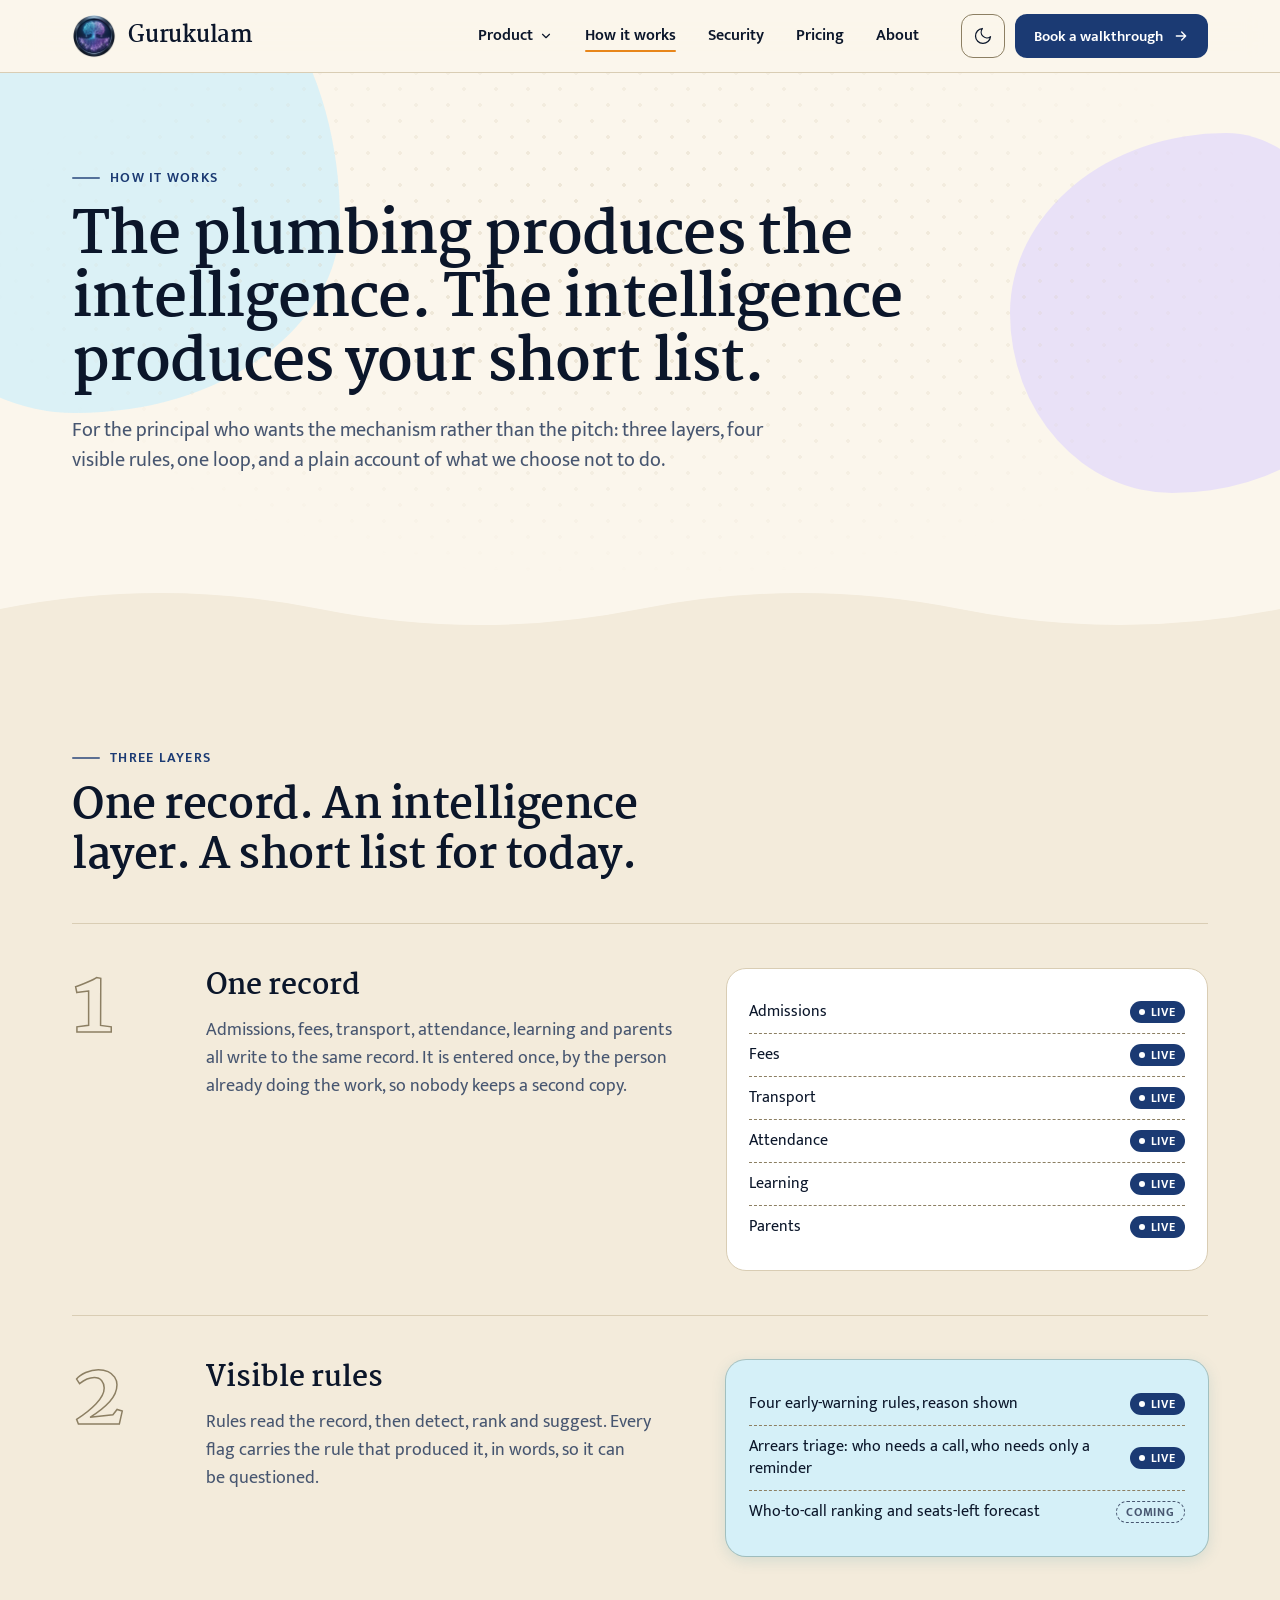
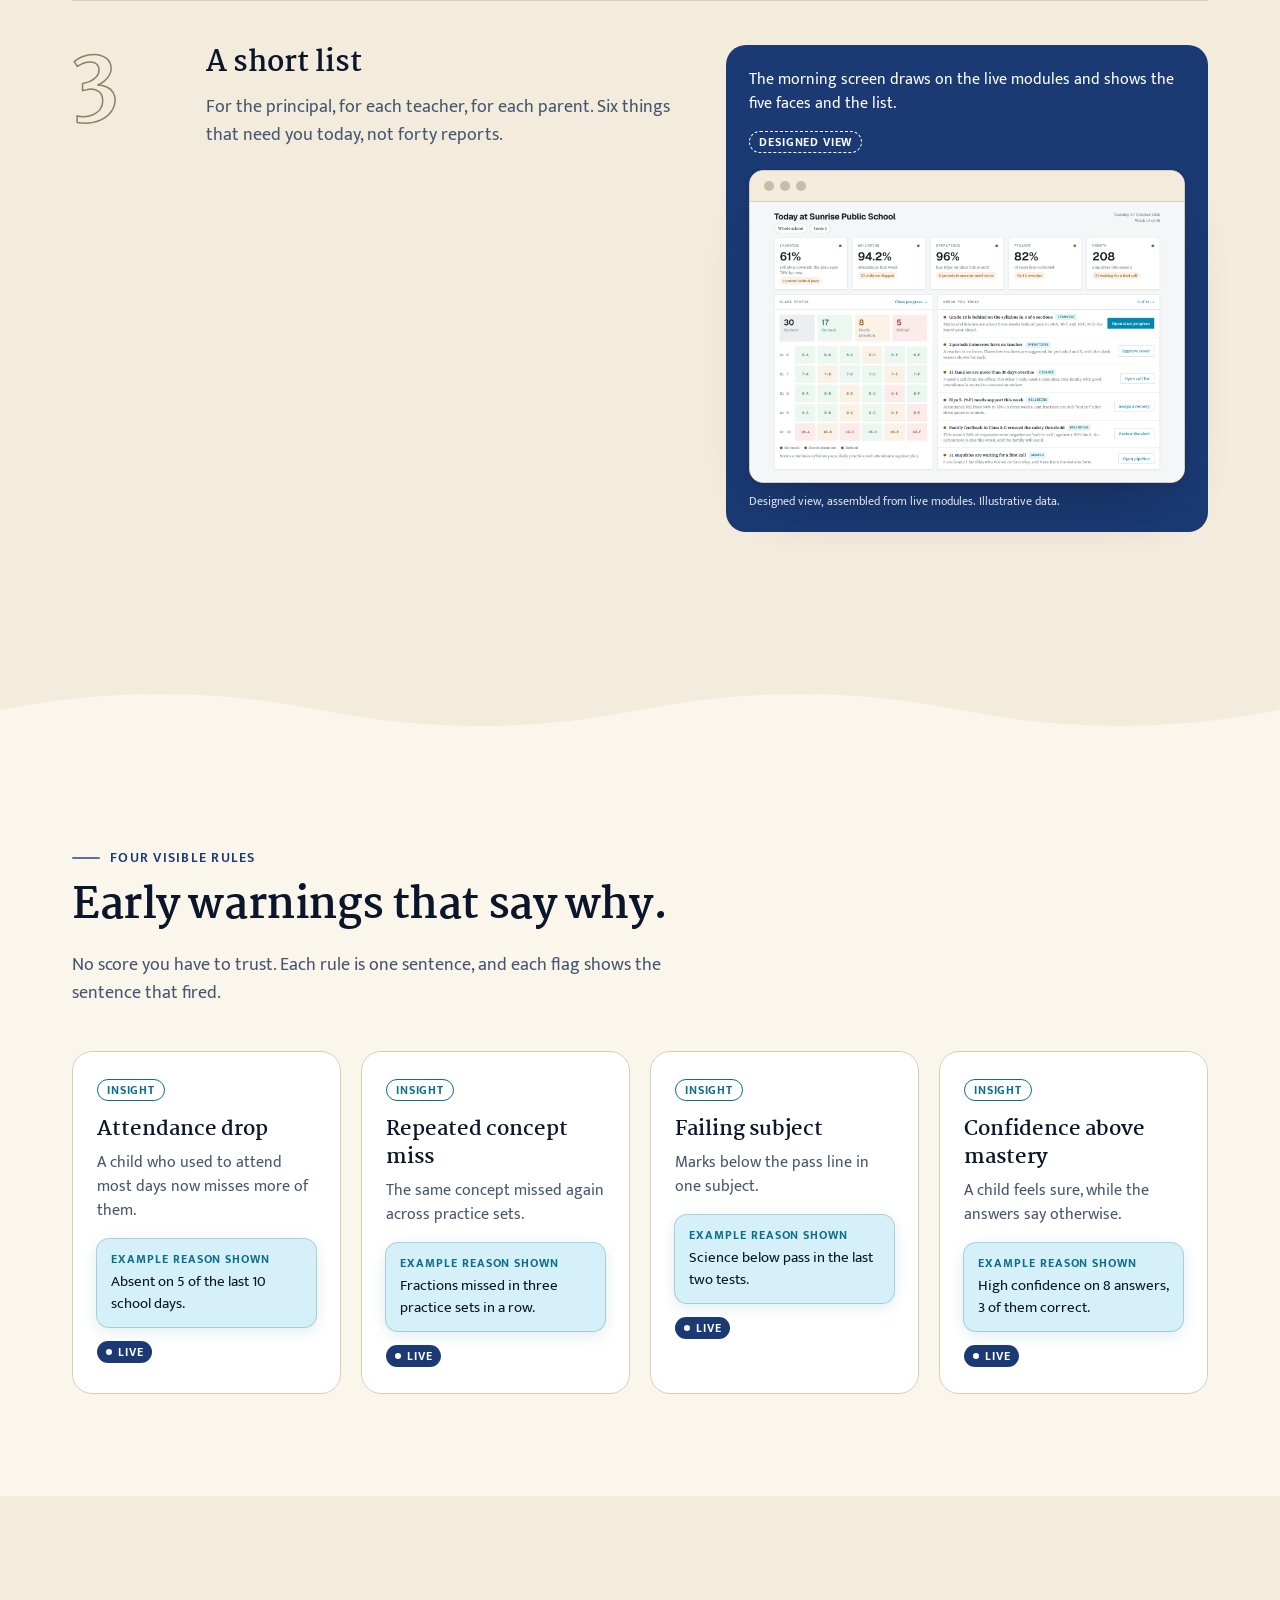
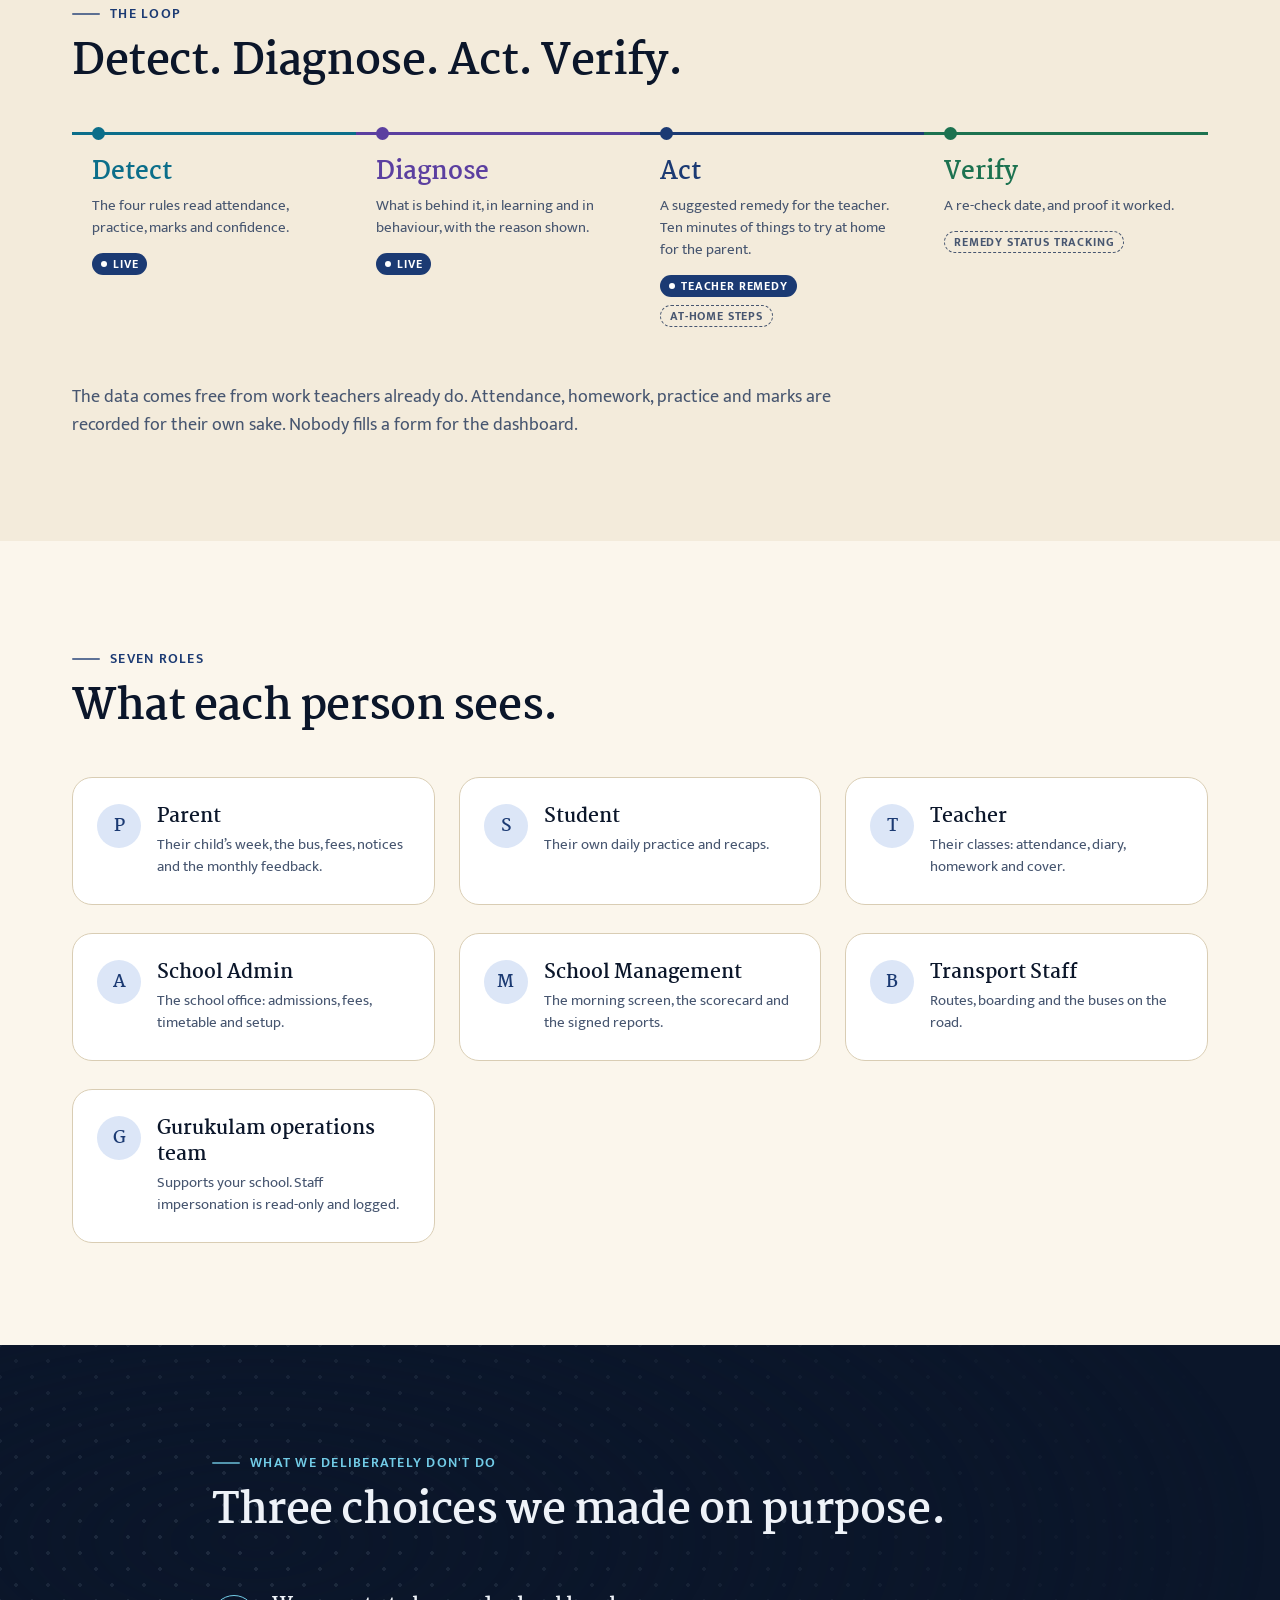
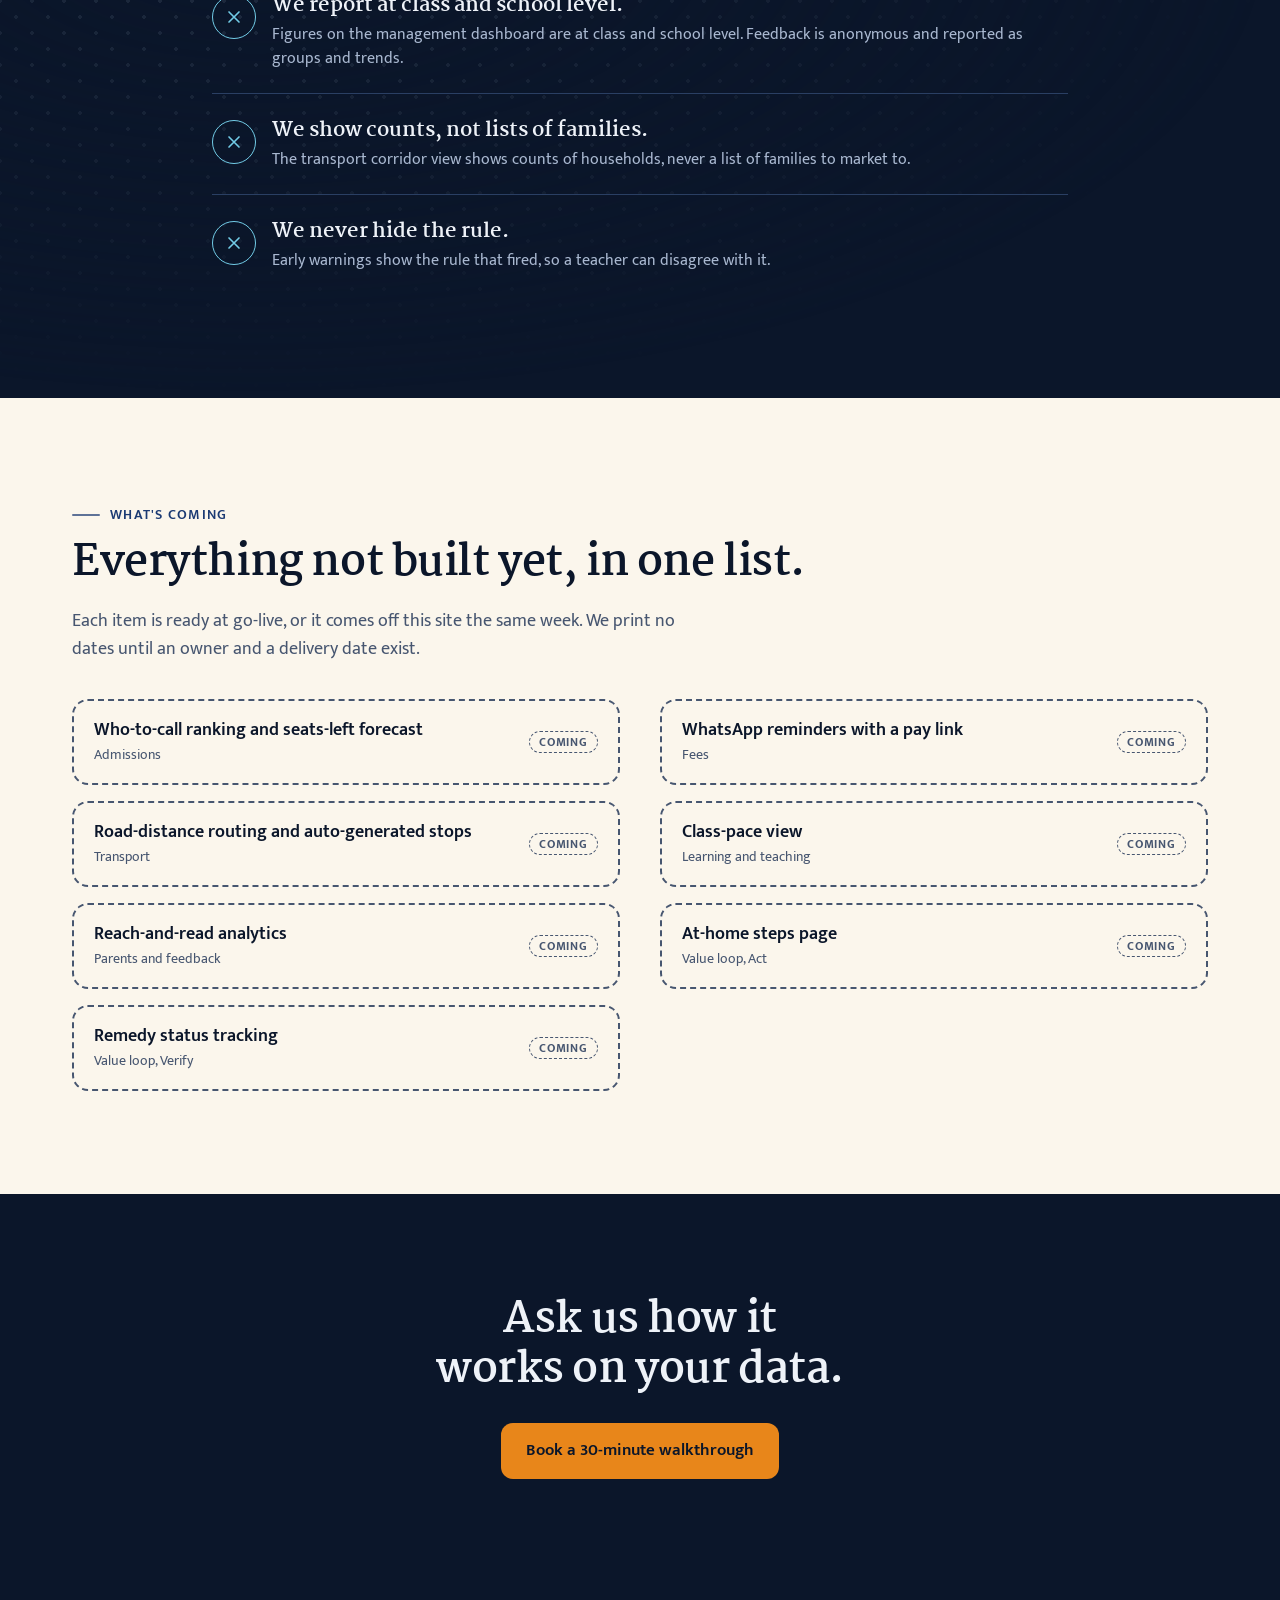
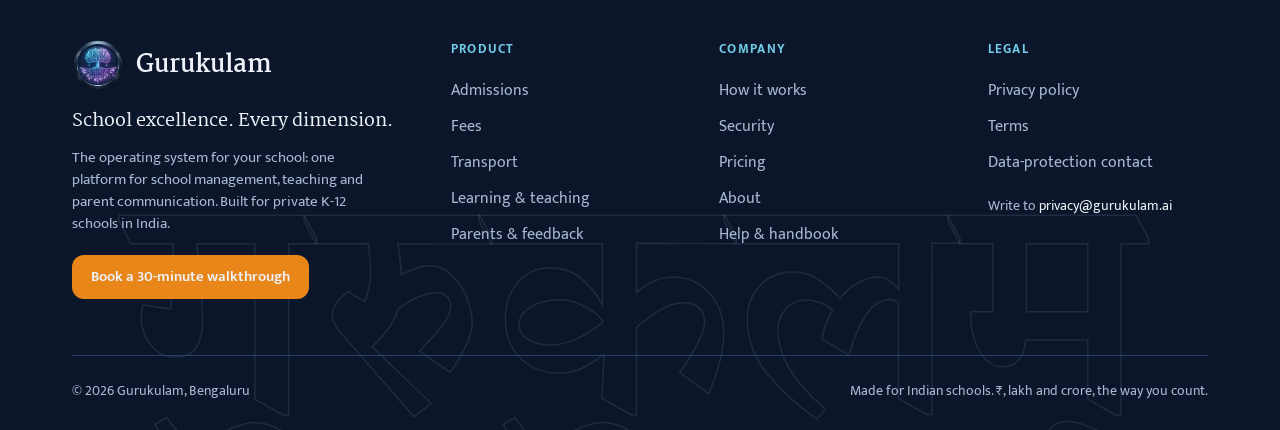
<file: how-it-works.html>
<!doctype html>
<html lang="en">
<head>
<meta charset="utf-8">
<meta name="viewport" content="width=device-width, initial-scale=1">
<title>How it works · Gurukulam</title>
<meta name="description" content="Three layers, four visible rules and one loop: how Gurukulam turns school activity into a short list for today.">
<meta property="og:title" content="How it works · Gurukulam">
<meta property="og:description" content="Three layers, four visible rules and one loop: how Gurukulam turns school activity into a short list for today.">
<meta name="theme-color" content="#0b162a">
<script>
/* scroll-in is on only when scripting works and motion is allowed; if site.js never reports ready, show everything */
(function(){var d=document.documentElement;if(window.matchMedia&&matchMedia('(prefers-reduced-motion: reduce)').matches)return;d.classList.add('js');setTimeout(function(){if(!window.__rvReady)d.classList.remove('js')},3000)})();
</script>
<link rel="icon" href="assets/img/logo.png">
<link rel="preconnect" href="https://fonts.googleapis.com">
<link rel="preconnect" href="https://fonts.gstatic.com" crossorigin>
<link rel="stylesheet" href="https://fonts.googleapis.com/css2?family=Martel:wght@400;600;700;800&family=Mukta:wght@400;500;600;700&display=swap">
<link rel="stylesheet" href="assets/site.css">
<style>

body{margin:0}
.layer{display:grid;grid-template-columns:96px minmax(0,1fr) minmax(0,1fr);gap:clamp(20px,3vw,48px);align-items:start;padding:44px 0;border-top:1px solid var(--border)}
.lnum{font:800 88px/0.9 var(--display);color:transparent;-webkit-text-stroke:1.5px var(--border-strong)}
.layer h3{margin:0;font:700 28px/36px var(--display)}
.layer .box{padding:22px;border-radius:20px;background:var(--surface-200);border:1px solid var(--border)}
.layer .box.ai{background:var(--intelligence-soft);border-color:transparent;box-shadow:var(--shadow-ai)}
.layer .box.sh{background:var(--brand);color:var(--on-brand);border-color:transparent}
.layer .box.sh .chip.soon{color:var(--on-brand);border-color:var(--on-brand)}
.ul-l{list-style:none;margin:0;padding:0}
.ul-l li{display:flex;justify-content:space-between;gap:12px;align-items:center;padding:10px 0;border-bottom:1px dashed var(--border-strong);font-size:16px;line-height:22px}
.ul-l li:last-child{border-bottom:0}
@media (max-width:980px){.layer{grid-template-columns:minmax(0,1fr)}.lnum{font-size:56px}}
.rule{position:relative;overflow:hidden}
.rule .ex{margin-top:16px;padding:12px 14px;border-radius:12px;background:var(--intelligence-soft);box-shadow:var(--shadow-ai);font-size:15px;line-height:22px}
.rule .ex b{display:block;font:700 12px/16px var(--sans);letter-spacing:.08em;text-transform:uppercase;color:var(--intelligence);margin-bottom:4px}
.loopline{display:grid;grid-template-columns:repeat(4,minmax(0,1fr));gap:0;position:relative;margin-top:44px}
.loopline > div{position:relative;padding:22px 20px 20px;border-top:3px solid var(--border-strong)}
.loopline > div::before{content:"";position:absolute;top:-8px;left:20px;width:13px;height:13px;border-radius:50%;background:var(--c)}
.loopline > div::after{content:"";position:absolute;top:-3px;left:0;width:100%;height:3px;background:var(--c);transform-origin:left;animation:grow 1s var(--ease) both}
.loopline h3{margin:0 0 8px;font:700 24px/30px var(--display);color:var(--c)}
.loopline p{margin:0;color:var(--ink-muted);font-size:15px;line-height:22px}
@keyframes grow{from{transform:scaleX(0)}to{transform:scaleX(1)}}
@media (max-width:900px){.loopline{grid-template-columns:minmax(0,1fr)}}
.role{display:flex;gap:16px;align-items:flex-start}
.role .av{flex:none;width:44px;height:44px;border-radius:50%;display:grid;place-items:center;background:var(--brand-soft);color:var(--brand);font:700 17px/1 var(--display)}
.role h3{margin:0 0 4px;font:700 19px/26px var(--display)}
.role p{margin:0;font-size:15px;line-height:22px;color:var(--ink-muted)}
.dont{display:grid;grid-template-columns:44px minmax(0,1fr);gap:16px;padding:22px 0;border-bottom:1px solid var(--band-line)}
.dont .x{width:44px;height:44px;border-radius:50%;border:1.5px solid var(--band-brand);display:grid;place-items:center;color:var(--band-brand)}
.dont b{display:block;font:700 20px/28px var(--display);color:var(--band-ink)}
.dont span{display:block;margin-top:4px;color:var(--band-muted);font-size:16px;line-height:24px}
.reg{display:flex;justify-content:space-between;align-items:center;gap:16px;padding:16px 20px;border:2px dashed var(--ink-muted);border-radius:16px}


body{margin:0}
.hd{position:relative;background:var(--header-bg);-webkit-backdrop-filter:saturate(1.5) blur(16px);backdrop-filter:saturate(1.5) blur(16px);border-bottom:1px solid var(--border);font-family:var(--sans);color:var(--ink)}
.hd-in{max-width:1200px;margin:0 auto;padding:0 clamp(16px,4vw,32px);height:72px;display:flex;align-items:center;gap:28px}
.brand{display:flex;align-items:center;gap:12px;text-decoration:none;color:var(--ink);flex:none}
.brand .bn{font:700 22px/1 var(--display);letter-spacing:-.01em}
.brand img{flex:none;transition:transform .6s var(--ease)}
.brand:hover img{transform:rotate(-8deg) scale(1.05)}
.nav{display:flex;align-items:center;gap:4px;margin-left:auto}
.nl{position:relative;display:inline-flex;align-items:center;gap:6px;min-height:44px;padding:0 14px;border-radius:10px;color:var(--ink);text-decoration:none;font:600 16px/1 var(--sans);transition:background-color .2s}
.nl:hover{background:var(--brand-soft)}
.nl::after{content:"";position:absolute;left:14px;right:14px;bottom:6px;height:2px;border-radius:2px;background:var(--accent);transform:scaleX(0);transform-origin:left;transition:transform .35s var(--ease)}
.nl.on::after,.nl:hover::after{transform:scaleX(1)}
.has-dd{position:relative}
.dd{position:absolute;top:100%;left:-8px;width:340px;padding:10px;margin-top:6px;background:var(--surface-200);border:1px solid var(--border);border-radius:16px;box-shadow:0 24px 48px -20px rgba(11,22,42,.35);opacity:0;visibility:hidden;transform:translateY(8px);transition:opacity .22s var(--ease),transform .22s var(--ease),visibility .22s}
.has-dd:hover .dd,.has-dd:focus-within .dd{opacity:1;visibility:visible;transform:none}
.dd a{display:flex;flex-direction:column;gap:2px;padding:10px 12px;min-height:44px;border-radius:10px;text-decoration:none;color:var(--ink);transition:background-color .15s}
.dd a:hover{background:var(--brand-soft)}
.dd b{font:600 16px/22px var(--sans)}
.dd b i{font:600 14px/1 var(--display);font-style:normal;color:var(--ink-muted);margin-left:8px}
.dd span{font-size:14px;line-height:20px;color:var(--ink-muted)}
.hd-r{display:flex;align-items:center;gap:10px}
.icon-btn{width:44px;height:44px;display:inline-grid;place-items:center;border-radius:12px;border:1.5px solid var(--border-strong);background:transparent;color:var(--ink);cursor:pointer;transition:background-color .2s}
.icon-btn:hover{background:var(--brand-soft)}
.burger{display:none}
.drawer{border-top:1px solid var(--border);background:var(--surface-100);padding:12px clamp(16px,4vw,32px) 24px;display:flex;flex-direction:column;gap:2px;animation:rise .35s var(--ease) both}
.drawer a.dl{display:flex;align-items:center;min-height:48px;padding:0 4px;color:var(--ink);text-decoration:none;font:600 18px/1 var(--sans);border-bottom:1px solid var(--border)}
.drawer .sub{padding-left:16px;font-weight:500;font-size:16px;color:var(--ink-muted)}
@media (max-width:980px){.nav{display:none}.burger{display:inline-grid}.hd-r{margin-left:auto}.hd-cta{display:none}}


body{margin:0}
.ft{position:relative;overflow:hidden;background:var(--band);color:var(--band-ink);font-family:var(--sans)}
.ft a{color:var(--band-ink);text-decoration:none}
.ft-in{position:relative;z-index:1;max-width:1200px;margin:0 auto;padding:72px clamp(16px,4vw,32px) 28px}
.ft-top{display:grid;grid-template-columns:minmax(0,1.5fr) repeat(3,minmax(0,1fr));gap:48px}
.ft h4{margin:0 0 14px;font:700 13px/20px var(--sans);letter-spacing:.1em;text-transform:uppercase;color:var(--band-brand)}
.ft ul{list-style:none;margin:0;padding:0;display:flex;flex-direction:column}
.ft li a{display:inline-flex;align-items:center;min-height:36px;color:var(--band-muted);transition:color .2s,transform .2s var(--ease)}
.ft li a:hover{color:#fff;transform:translateX(3px)}
.ft-brand{display:flex;align-items:center;gap:12px}
.ft-brand b{font:700 24px/1 var(--display)}
.ft-tag{margin:16px 0 0;font:600 18px/28px var(--display);color:var(--band-ink)}
.ft-note{margin:12px 0 0;max-width:34ch;color:var(--band-muted);font-size:15px;line-height:22px}
.ft-legal{margin-top:56px;padding-top:24px;border-top:1px solid var(--band-line);display:flex;flex-wrap:wrap;justify-content:space-between;gap:12px 32px;color:var(--band-muted);font-size:14px;line-height:22px}
.ft-mark{position:absolute;left:50%;bottom:-34px;transform:translateX(-50%);font:800 clamp(120px,22vw,300px)/1 var(--display);color:transparent;-webkit-text-stroke:1.5px rgba(162,187,205,.13);white-space:nowrap;pointer-events:none;user-select:none}
.consent{position:fixed;left:16px;bottom:16px;z-index:90;max-width:400px;padding:20px;border-radius:20px;background:var(--surface-200);color:var(--ink);border:1px solid var(--border-strong);box-shadow:0 24px 48px -16px rgba(11,22,42,.45);font-family:var(--sans);animation:rise .6s var(--ease) both}
.consent h5{margin:0 0 6px;font:700 17px/24px var(--display)}
.consent p{margin:0;color:var(--ink-muted);font-size:14px;line-height:21px}
.consent .row{display:flex;gap:10px;margin-top:14px;flex-wrap:wrap}
.mbar{display:none}
@media (max-width:900px){.ft-top{grid-template-columns:repeat(2,minmax(0,1fr))}.ft-brandcol{grid-column:1 / -1}}
@media (max-width:760px){
  .mbar{display:flex;position:fixed;left:0;right:0;bottom:0;z-index:80;padding:10px 16px calc(10px + env(safe-area-inset-bottom));background:var(--header-bg);-webkit-backdrop-filter:blur(14px);backdrop-filter:blur(14px);border-top:1px solid var(--border)}
  .mbar .btn{width:100%}
  .ft-in{padding-bottom:96px}
  .consent{bottom:76px;left:12px;right:12px;max-width:none}
}
@media (max-width:520px){.ft-top{grid-template-columns:minmax(0,1fr)}}

</style>
</head>
<body>



<div class="page">
  <div class="stick">

<div style="position:relative">
<header class="hd">
  <div class="hd-in">
    <a class="brand" href="index.html" aria-label="Gurukulam, home">
      <img src="assets/img/logo.png" width="44" height="44" alt="" style="border-radius:50%;display:block">

      <span class="bn">Gurukulam</span>
    </a>
    <nav class="nav" aria-label="Primary">
      <div class="has-dd">
        <a class="nl " href="admissions.html" aria-haspopup="true">Product
          <svg width="14" height="14" viewBox="0 0 24 24" fill="none" stroke="currentColor" stroke-width="2" stroke-linecap="round" stroke-linejoin="round" aria-hidden="true"><path d="m6 9 6 6 6-6"/></svg>
        </a>
        <div class="dd">
          <a href="admissions.html"><b>Admissions<i>प्रवेश</i></b><span>Every enquiry gets a follow-up, and you can see it.</span></a>
          <a href="fees.html"><b>Fees</b><span>Parents pay from their phone. Your office stops chasing.</span></a>
          <a href="transport.html"><b>Transport</b><span>Parents see the bus. Children are accounted for.</span></a>
          <a href="learning.html"><b>Learning &amp; teaching<i>अभ्यास</i></b><span>Early warnings tell the class teacher who needs help.</span></a>
          <a href="parents.html"><b>Parents &amp; feedback<i>सेतु</i></b><span>Parents hear from you weekly. You hear from them monthly.</span></a>
        </div>
      </div>
      <a class="nl on" href="how-it-works.html">How it works</a>
      <a class="nl " href="security.html">Security</a>
      <a class="nl " href="pricing.html">Pricing</a>
      <a class="nl " href="about.html">About</a>
    </nav>
    <div class="hd-r">
      <button class="icon-btn" type="button" aria-label="Switch between light and dark mode" data-on-click="toggleTheme">
        <svg width="20" height="20" viewBox="0 0 24 24" fill="none" stroke="currentColor" stroke-width="1.5" stroke-linecap="round" stroke-linejoin="round" aria-hidden="true"><path d="M21 12.8A9 9 0 1 1 11.2 3a7 7 0 0 0 9.8 9.8Z"/></svg>
      </button>
      <a class="btn btn-primary btn-sm hd-cta" href="book.html">Book a walkthrough
        <svg class="arr" width="16" height="16" viewBox="0 0 24 24" fill="none" stroke="currentColor" stroke-width="2" stroke-linecap="round" stroke-linejoin="round" aria-hidden="true"><path d="M5 12h14M13 6l6 6-6 6"/></svg>
      </a>
      <button class="icon-btn burger" type="button" aria-label="Menu" aria-expanded="true" data-on-click="toggleMenu">
        <svg width="22" height="22" viewBox="0 0 24 24" fill="none" stroke="currentColor" stroke-width="1.5" stroke-linecap="round" aria-hidden="true"><path d="M4 7h16M4 12h16M4 17h16"/></svg>
      </button>
    </div>
  </div>
  
    <div class="drawer" id="drawer" hidden>
      <a class="dl" href="admissions.html">Product</a>
      <a class="dl sub" href="admissions.html">Admissions</a>
      <a class="dl sub" href="fees.html">Fees</a>
      <a class="dl sub" href="transport.html">Transport</a>
      <a class="dl sub" href="learning.html">Learning &amp; teaching</a>
      <a class="dl sub" href="parents.html">Parents &amp; feedback</a>
      <a class="dl" href="how-it-works.html">How it works</a>
      <a class="dl" href="security.html">Security</a>
      <a class="dl" href="pricing.html">Pricing</a>
      <a class="dl" href="about.html">About</a>
      <a class="btn btn-primary" style="margin-top:16px" href="book.html">Book a 30-minute walkthrough</a>
    </div>
  
</header>
</div>
</div>

  <section class="sp-hero">
    <div class="blob" style="width:480px;height:480px;left:-140px;top:-140px;background:var(--blob-a);opacity:.85"></div>
    <div class="blob" style="width:360px;height:360px;right:-90px;top:60px;background:var(--blob-c);animation-duration:29s;animation-delay:-6s"></div>
    <div class="kolam" style="position:absolute;inset:0;opacity:.45;-webkit-mask-image:radial-gradient(ellipse at 50% 40%,#000 10%,transparent 72%);mask-image:radial-gradient(ellipse at 50% 40%,#000 10%,transparent 72%)" aria-hidden="true"></div>
    <div class="wrap">
      <span class="eyebrow up">How it works</span>
      <h1 class="h1 up" style="--d:1">The plumbing produces the intelligence. The intelligence produces your short list.</h1>
      <p class="lead up" style="--d:2">For the principal who wants the mechanism rather than the pitch: three layers, four visible rules, one loop, and a plain account of what we choose not to do.</p>
    </div>
  </section>

  <div class="wave" style="background:var(--surface-100);--wave:var(--surface-300)" aria-hidden="true"><svg viewBox="0 0 2880 80" preserveAspectRatio="none"><path d="M0 40 Q 180 0 360 40 T 720 40 T 1080 40 T 1440 40 T 1800 40 T 2160 40 T 2520 40 T 2880 40 V80 H0Z"/></svg></div>

  <section class="sec" style="background:var(--surface-300)" aria-labelledby="l-h">
    <div class="wrap">
      <div class="rv" style="max-width:720px"><span class="eyebrow">Three layers</span><h2 class="h2" id="l-h">One record. An intelligence layer. A short list for today.</h2></div>
      <div style="margin-top:40px">
        <article class="layer rv">
          <div class="lnum" aria-hidden="true">1</div>
          <div><h3>One record</h3><p class="lead" style="margin-top:12px">Admissions, fees, transport, attendance, learning and parents all write to the same record. It is entered once, by the person already doing the work, so nobody keeps a second copy.</p></div>
          <div class="box"><ul class="ul-l">
            <li><span>Admissions</span><span class="chip live">Live</span></li><li><span>Fees</span><span class="chip live">Live</span></li><li><span>Transport</span><span class="chip live">Live</span></li><li><span>Attendance</span><span class="chip live">Live</span></li><li><span>Learning</span><span class="chip live">Live</span></li><li><span>Parents</span><span class="chip live">Live</span></li>
          </ul></div>
        </article>
        <article class="layer rv">
          <div class="lnum" aria-hidden="true">2</div>
          <div><h3>Visible rules</h3><p class="lead" style="margin-top:12px">Rules read the record, then detect, rank and suggest. Every flag carries the rule that produced it, in words, so it can be questioned.</p></div>
          <div class="box ai"><ul class="ul-l">
            <li><span>Four early-warning rules, reason shown</span><span class="chip live">Live</span></li>
            <li><span>Arrears triage: who needs a call, who needs only a reminder</span><span class="chip live">Live</span></li>
            <li><span>Who-to-call ranking and seats-left forecast</span><span class="chip soon">Coming</span></li>
          </ul></div>
        </article>
        <article class="layer rv">
          <div class="lnum" aria-hidden="true">3</div>
          <div><h3>A short list</h3><p class="lead" style="margin-top:12px">For the principal, for each teacher, for each parent. Six things that need you today, not forty reports.</p></div>
          <div class="box sh">
            <p style="margin:0 0 14px;font-size:16px;line-height:24px">The morning screen draws on the live modules and shows the five faces and the list.</p>
            <span class="chip soon">Designed view</span>
            <div class="frame" style="margin-top:16px"><div class="frame-bar" aria-hidden="true"><i></i><i></i><i></i></div><img src="assets/img/dashboard-today.webp" width="2880" height="1860" loading="lazy" alt="Today at Sunrise Public School: five scorecard faces and a Needs you today list."></div>
            <div class="cap" style="color:var(--on-brand);opacity:.85">Designed view, assembled from live modules. Illustrative data.</div>
          </div>
        </article>
      </div>
    </div>
  </section>

  <div class="wave" style="background:var(--surface-300);--wave:var(--surface-100)" aria-hidden="true"><svg viewBox="0 0 2880 80" preserveAspectRatio="none"><path d="M0 40 Q 180 0 360 40 T 720 40 T 1080 40 T 1440 40 T 1800 40 T 2160 40 T 2520 40 T 2880 40 V80 H0Z"/></svg></div>

  <section class="sec" aria-labelledby="r-h">
    <div class="wrap">
      <div class="rv" style="max-width:720px"><span class="eyebrow">Four visible rules</span><h2 class="h2" id="r-h">Early warnings that say why.</h2><p class="lead">No score you have to trust. Each rule is one sentence, and each flag shows the sentence that fired.</p></div>
      <div class="g4" style="margin-top:44px">
        
          <article class="icard rule rv" style="--o:0%">
            <span class="insight-tag" style="display:inline-flex;align-items:center;height:22px;padding:0 9px;border-radius:9999px;border:1.5px solid var(--intelligence);color:var(--intelligence);font:700 12px/1 var(--sans);letter-spacing:.07em;text-transform:uppercase;margin-bottom:14px">Insight</span>
            <h3>Attendance drop</h3>
            <p>A child who used to attend most days now misses more of them.</p>
            <div class="ex"><b>Example reason shown</b>Absent on 5 of the last 10 school days.</div>
            <div class="row-chips"><span class="chip live">Live</span></div>
          </article>
        
          <article class="icard rule rv" style="--o:4%">
            <span class="insight-tag" style="display:inline-flex;align-items:center;height:22px;padding:0 9px;border-radius:9999px;border:1.5px solid var(--intelligence);color:var(--intelligence);font:700 12px/1 var(--sans);letter-spacing:.07em;text-transform:uppercase;margin-bottom:14px">Insight</span>
            <h3>Repeated concept miss</h3>
            <p>The same concept missed again across practice sets.</p>
            <div class="ex"><b>Example reason shown</b>Fractions missed in three practice sets in a row.</div>
            <div class="row-chips"><span class="chip live">Live</span></div>
          </article>
        
          <article class="icard rule rv" style="--o:8%">
            <span class="insight-tag" style="display:inline-flex;align-items:center;height:22px;padding:0 9px;border-radius:9999px;border:1.5px solid var(--intelligence);color:var(--intelligence);font:700 12px/1 var(--sans);letter-spacing:.07em;text-transform:uppercase;margin-bottom:14px">Insight</span>
            <h3>Failing subject</h3>
            <p>Marks below the pass line in one subject.</p>
            <div class="ex"><b>Example reason shown</b>Science below pass in the last two tests.</div>
            <div class="row-chips"><span class="chip live">Live</span></div>
          </article>
        
          <article class="icard rule rv" style="--o:12%">
            <span class="insight-tag" style="display:inline-flex;align-items:center;height:22px;padding:0 9px;border-radius:9999px;border:1.5px solid var(--intelligence);color:var(--intelligence);font:700 12px/1 var(--sans);letter-spacing:.07em;text-transform:uppercase;margin-bottom:14px">Insight</span>
            <h3>Confidence above mastery</h3>
            <p>A child feels sure, while the answers say otherwise.</p>
            <div class="ex"><b>Example reason shown</b>High confidence on 8 answers, 3 of them correct.</div>
            <div class="row-chips"><span class="chip live">Live</span></div>
          </article>
        
      </div>
    </div>
  </section>

  <section class="sec" style="background:var(--surface-300)" aria-labelledby="loop-h">
    <div class="wrap">
      <div class="rv" style="max-width:720px"><span class="eyebrow">The loop</span><h2 class="h2" id="loop-h">Detect. Diagnose. Act. Verify.</h2></div>
      <div class="loopline rv">
        <div style="--c:var(--intelligence)"><h3>Detect</h3><p>The four rules read attendance, practice, marks and confidence.</p><div class="row-chips"><span class="chip live">Live</span></div></div>
        <div style="--c:var(--insight)"><h3>Diagnose</h3><p>What is behind it, in learning and in behaviour, with the reason shown.</p><div class="row-chips"><span class="chip live">Live</span></div></div>
        <div style="--c:var(--brand)"><h3>Act</h3><p>A suggested remedy for the teacher. Ten minutes of things to try at home for the parent.</p><div class="row-chips"><span class="chip live">Teacher remedy</span><span class="chip soon">At-home steps</span></div></div>
        <div style="--c:var(--success)"><h3>Verify</h3><p>A re-check date, and proof it worked.</p><div class="row-chips"><span class="chip soon">Remedy status tracking</span></div></div>
      </div>
      <p class="lead rv" style="margin-top:36px;max-width:46em">The data comes free from work teachers already do. Attendance, homework, practice and marks are recorded for their own sake. Nobody fills a form for the dashboard.</p>
    </div>
  </section>

  <section class="sec" aria-labelledby="roles-h">
    <div class="wrap">
      <div class="rv" style="max-width:720px"><span class="eyebrow">Seven roles</span><h2 class="h2" id="roles-h">What each person sees.</h2></div>
      <div class="g3" style="margin-top:44px;row-gap:28px">
        
          <div class="icard role rv" style="--o:0%"><span class="av" aria-hidden="true">P</span><div><h3>Parent</h3><p>Their child’s week, the bus, fees, notices and the monthly feedback.</p></div></div>
        
          <div class="icard role rv" style="--o:4%"><span class="av" aria-hidden="true">S</span><div><h3>Student</h3><p>Their own daily practice and recaps.</p></div></div>
        
          <div class="icard role rv" style="--o:8%"><span class="av" aria-hidden="true">T</span><div><h3>Teacher</h3><p>Their classes: attendance, diary, homework and cover.</p></div></div>
        
          <div class="icard role rv" style="--o:0%"><span class="av" aria-hidden="true">A</span><div><h3>School Admin</h3><p>The school office: admissions, fees, timetable and setup.</p></div></div>
        
          <div class="icard role rv" style="--o:4%"><span class="av" aria-hidden="true">M</span><div><h3>School Management</h3><p>The morning screen, the scorecard and the signed reports.</p></div></div>
        
          <div class="icard role rv" style="--o:8%"><span class="av" aria-hidden="true">B</span><div><h3>Transport Staff</h3><p>Routes, boarding and the buses on the road.</p></div></div>
        
          <div class="icard role rv" style="--o:0%"><span class="av" aria-hidden="true">G</span><div><h3>Gurukulam operations team</h3><p>Supports your school. Staff impersonation is read-only and logged.</p></div></div>
        
      </div>
    </div>
  </section>

  <section class="sec on-band" aria-labelledby="dont-h">
    <div class="kolam on-band" style="position:absolute;inset:0;opacity:.6;-webkit-mask-image:radial-gradient(ellipse at 20% 30%,#000,transparent 70%);mask-image:radial-gradient(ellipse at 20% 30%,#000,transparent 70%)" aria-hidden="true"></div>
    <div class="wrap" style="max-width:920px">
      <div class="rv"><span class="eyebrow">What we deliberately don't do</span><h2 class="h2" id="dont-h">Three choices we made on purpose.</h2></div>
      <div style="margin-top:32px">
        <div class="dont rv"><span class="x"><svg width="20" height="20" viewBox="0 0 24 24" fill="none" stroke="currentColor" stroke-width="2" stroke-linecap="round" aria-hidden="true"><path d="M6 6l12 12M18 6 6 18"/></svg></span><div><b>We report at class and school level.</b><span>Figures on the management dashboard are at class and school level. Feedback is anonymous and reported as groups and trends.</span></div></div>
        <div class="dont rv" style="--o:4%"><span class="x"><svg width="20" height="20" viewBox="0 0 24 24" fill="none" stroke="currentColor" stroke-width="2" stroke-linecap="round" aria-hidden="true"><path d="M6 6l12 12M18 6 6 18"/></svg></span><div><b>We show counts, not lists of families.</b><span>The transport corridor view shows counts of households, never a list of families to market to.</span></div></div>
        <div class="dont rv" style="--o:8%;border-bottom:0"><span class="x"><svg width="20" height="20" viewBox="0 0 24 24" fill="none" stroke="currentColor" stroke-width="2" stroke-linecap="round" aria-hidden="true"><path d="M6 6l12 12M18 6 6 18"/></svg></span><div><b>We never hide the rule.</b><span>Early warnings show the rule that fired, so a teacher can disagree with it.</span></div></div>
      </div>
    </div>
  </section>

  <section class="sec" id="coming" aria-labelledby="c-h">
    <div class="wrap">
      <div class="rv" style="max-width:760px"><span class="eyebrow">What's coming</span><h2 class="h2" id="c-h">Everything not built yet, in one list.</h2><p class="lead">Each item is ready at go-live, or it comes off this site the same week. We print no dates until an owner and a delivery date exist.</p></div>
      <div class="g2" style="margin-top:36px;gap:16px 40px;align-items:stretch">
        
          <div class="reg rv"><div><b class="h4" style="display:block">Who-to-call ranking and seats-left forecast</b><span class="small muted">Admissions</span></div><span class="chip soon">Coming</span></div>
        
          <div class="reg rv"><div><b class="h4" style="display:block">WhatsApp reminders with a pay link</b><span class="small muted">Fees</span></div><span class="chip soon">Coming</span></div>
        
          <div class="reg rv"><div><b class="h4" style="display:block">Road-distance routing and auto-generated stops</b><span class="small muted">Transport</span></div><span class="chip soon">Coming</span></div>
        
          <div class="reg rv"><div><b class="h4" style="display:block">Class-pace view</b><span class="small muted">Learning and teaching</span></div><span class="chip soon">Coming</span></div>
        
          <div class="reg rv"><div><b class="h4" style="display:block">Reach-and-read analytics</b><span class="small muted">Parents and feedback</span></div><span class="chip soon">Coming</span></div>
        
          <div class="reg rv"><div><b class="h4" style="display:block">At-home steps page</b><span class="small muted">Value loop, Act</span></div><span class="chip soon">Coming</span></div>
        
          <div class="reg rv"><div><b class="h4" style="display:block">Remedy status tracking</b><span class="small muted">Value loop, Verify</span></div><span class="chip soon">Coming</span></div>
        
      </div>
    </div>
  </section>

  <section class="sec on-band cta-b" aria-labelledby="cta-h" style="padding:clamp(56px,7vw,88px) 0">
    <div class="wrap rv" style="max-width:720px"><h2 class="h2" id="cta-h">Ask us how it works on your data.</h2><p style="margin:26px 0 0"><a class="btn btn-accent" style="min-height:56px;font-size:17px" href="book.html">Book a 30-minute walkthrough</a></p></div>
  </section>

  

<footer class="ft on-band">
  <div class="wave top" style="--wave:var(--band);display:none" aria-hidden="true"></div>
  <div class="ft-in">
    <div class="ft-top">
      <div class="ft-brandcol">
        <div class="ft-brand">
          <img src="assets/img/logo.png" width="52" height="52" alt="" style="border-radius:50%;display:block">
          <b>Gurukulam</b>
        </div>
        <p class="ft-tag">School excellence. Every dimension.</p>
        <p class="ft-note">The operating system for your school: one platform for school management, teaching and parent communication. Built for private K-12 schools in India.</p>
        <p style="margin:20px 0 0"><a class="btn btn-accent btn-sm" href="book.html">Book a 30-minute walkthrough</a></p>
      </div>
      <div>
        <h4>Product</h4>
        <ul>
          <li><a href="admissions.html">Admissions</a></li>
          <li><a href="fees.html">Fees</a></li>
          <li><a href="transport.html">Transport</a></li>
          <li><a href="learning.html">Learning &amp; teaching</a></li>
          <li><a href="parents.html">Parents &amp; feedback</a></li>
        </ul>
      </div>
      <div>
        <h4>Company</h4>
        <ul>
          <li><a href="how-it-works.html">How it works</a></li>
          <li><a href="security.html">Security</a></li>
          <li><a href="pricing.html">Pricing</a></li>
          <li><a href="about.html">About</a></li>
          <li><a href="#">Help &amp; handbook</a></li>
        </ul>
      </div>
      <div>
        <h4>Legal</h4>
        <ul>
          <li><a href="#">Privacy policy</a></li>
          <li><a href="#">Terms</a></li>
          <li><a href="security.html#contact">Data-protection contact</a></li>
        </ul>
        <p style="margin:14px 0 0;font-size:14px;line-height:22px;color:var(--band-muted)">Write to <a href="mailto:privacy@gurukulam.ai" style="color:var(--band-ink)">privacy@gurukulam.ai</a></p>
      </div>
    </div>
    <div class="ft-legal">
      <span>© 2026 Gurukulam, Bengaluru</span>
      <span>Made for Indian schools. ₹, lakh and crore, the way you count.</span>
    </div>
  </div>
  <div class="ft-mark" aria-hidden="true">गुरुकुलम्</div>
</footer>

<div class="mbar">
  <a class="btn btn-primary" href="book.html">Book a 30-minute walkthrough</a>
</div>

</div>

<script src="assets/site.js" defer></script>
</body>
</html>
</file>
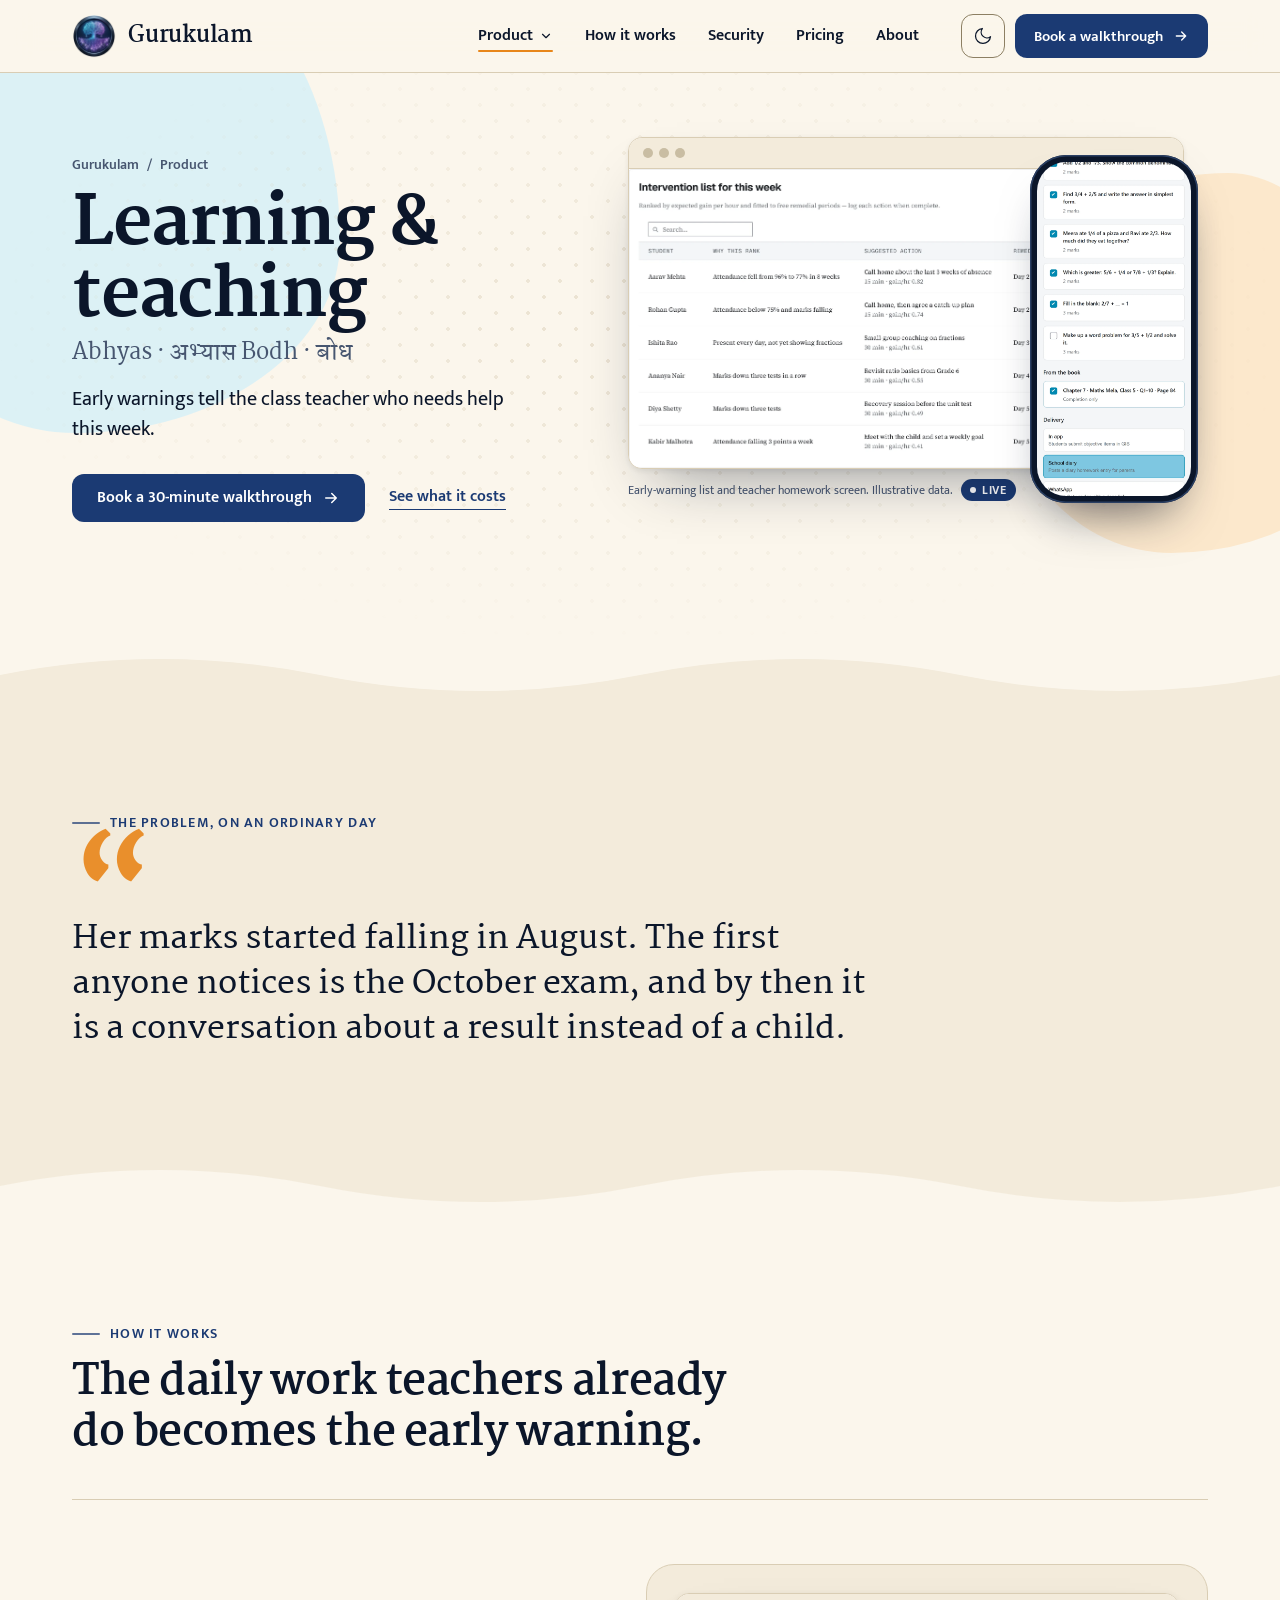
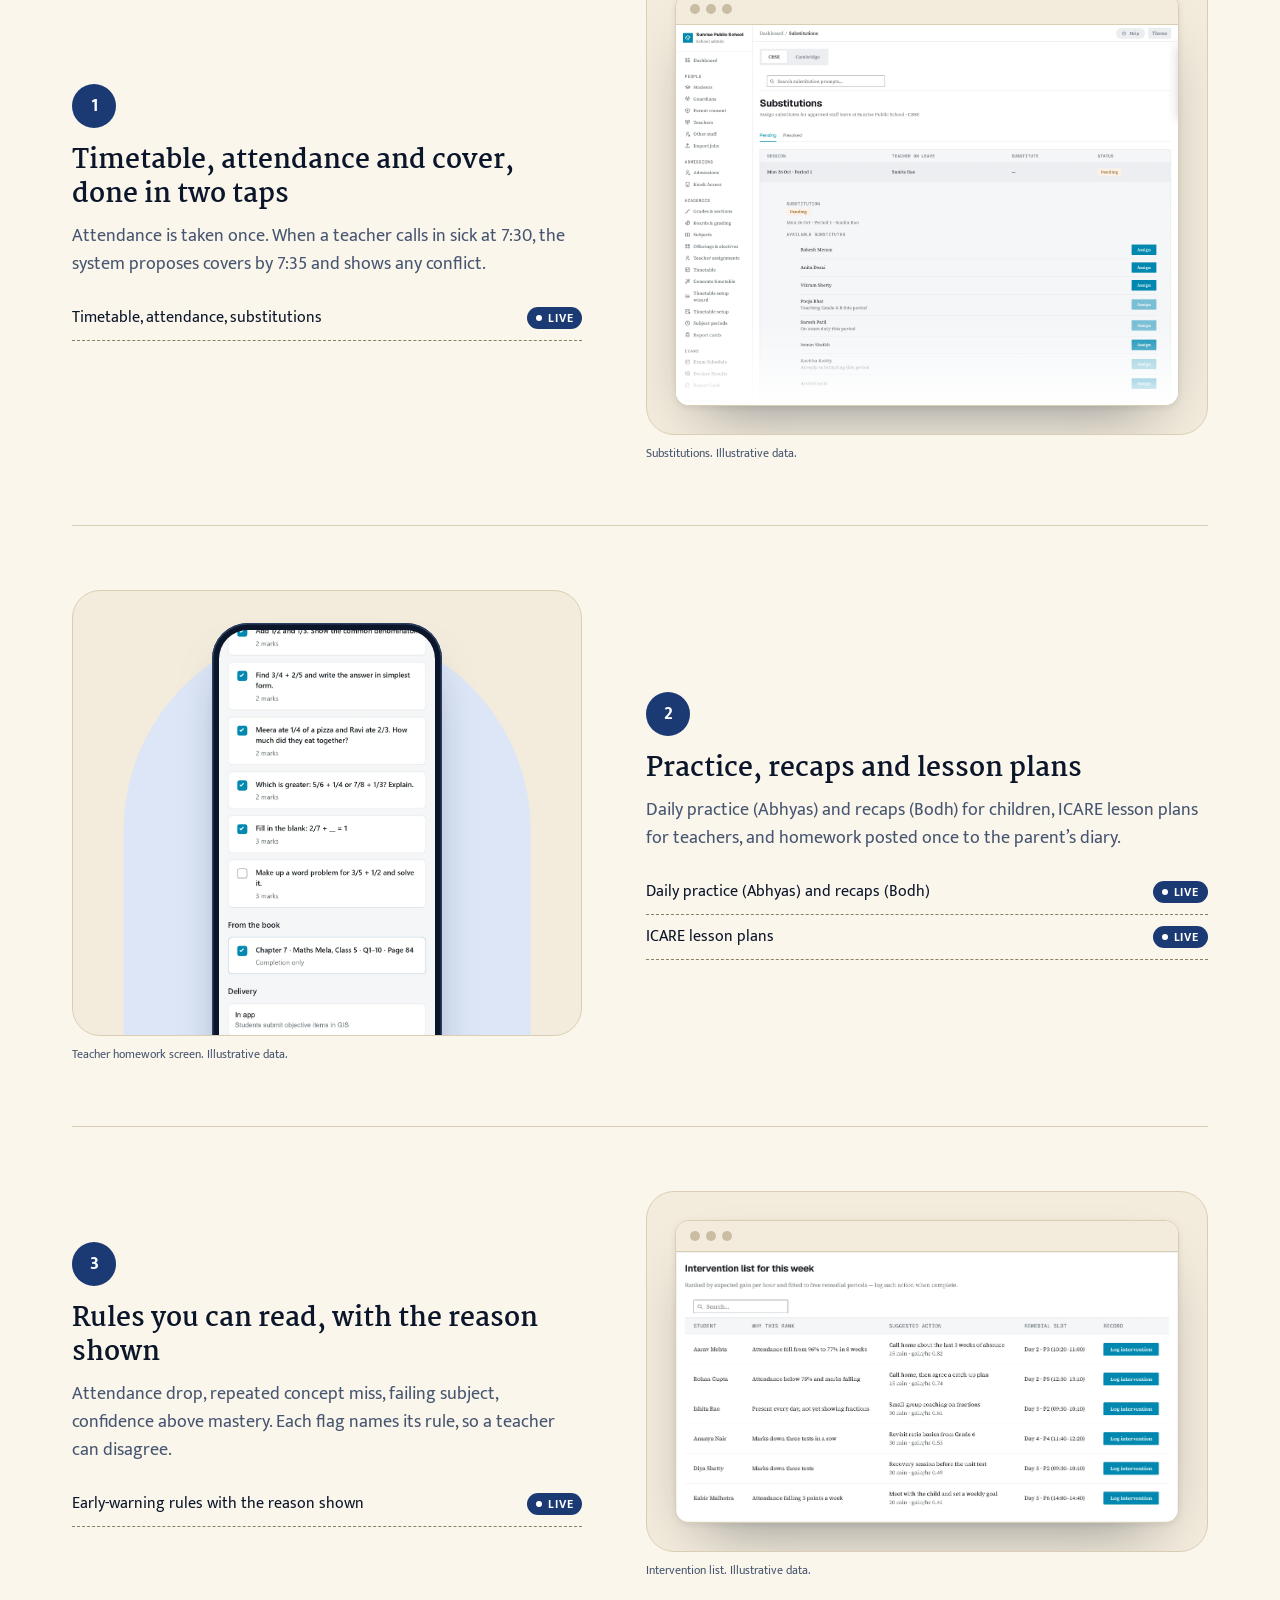
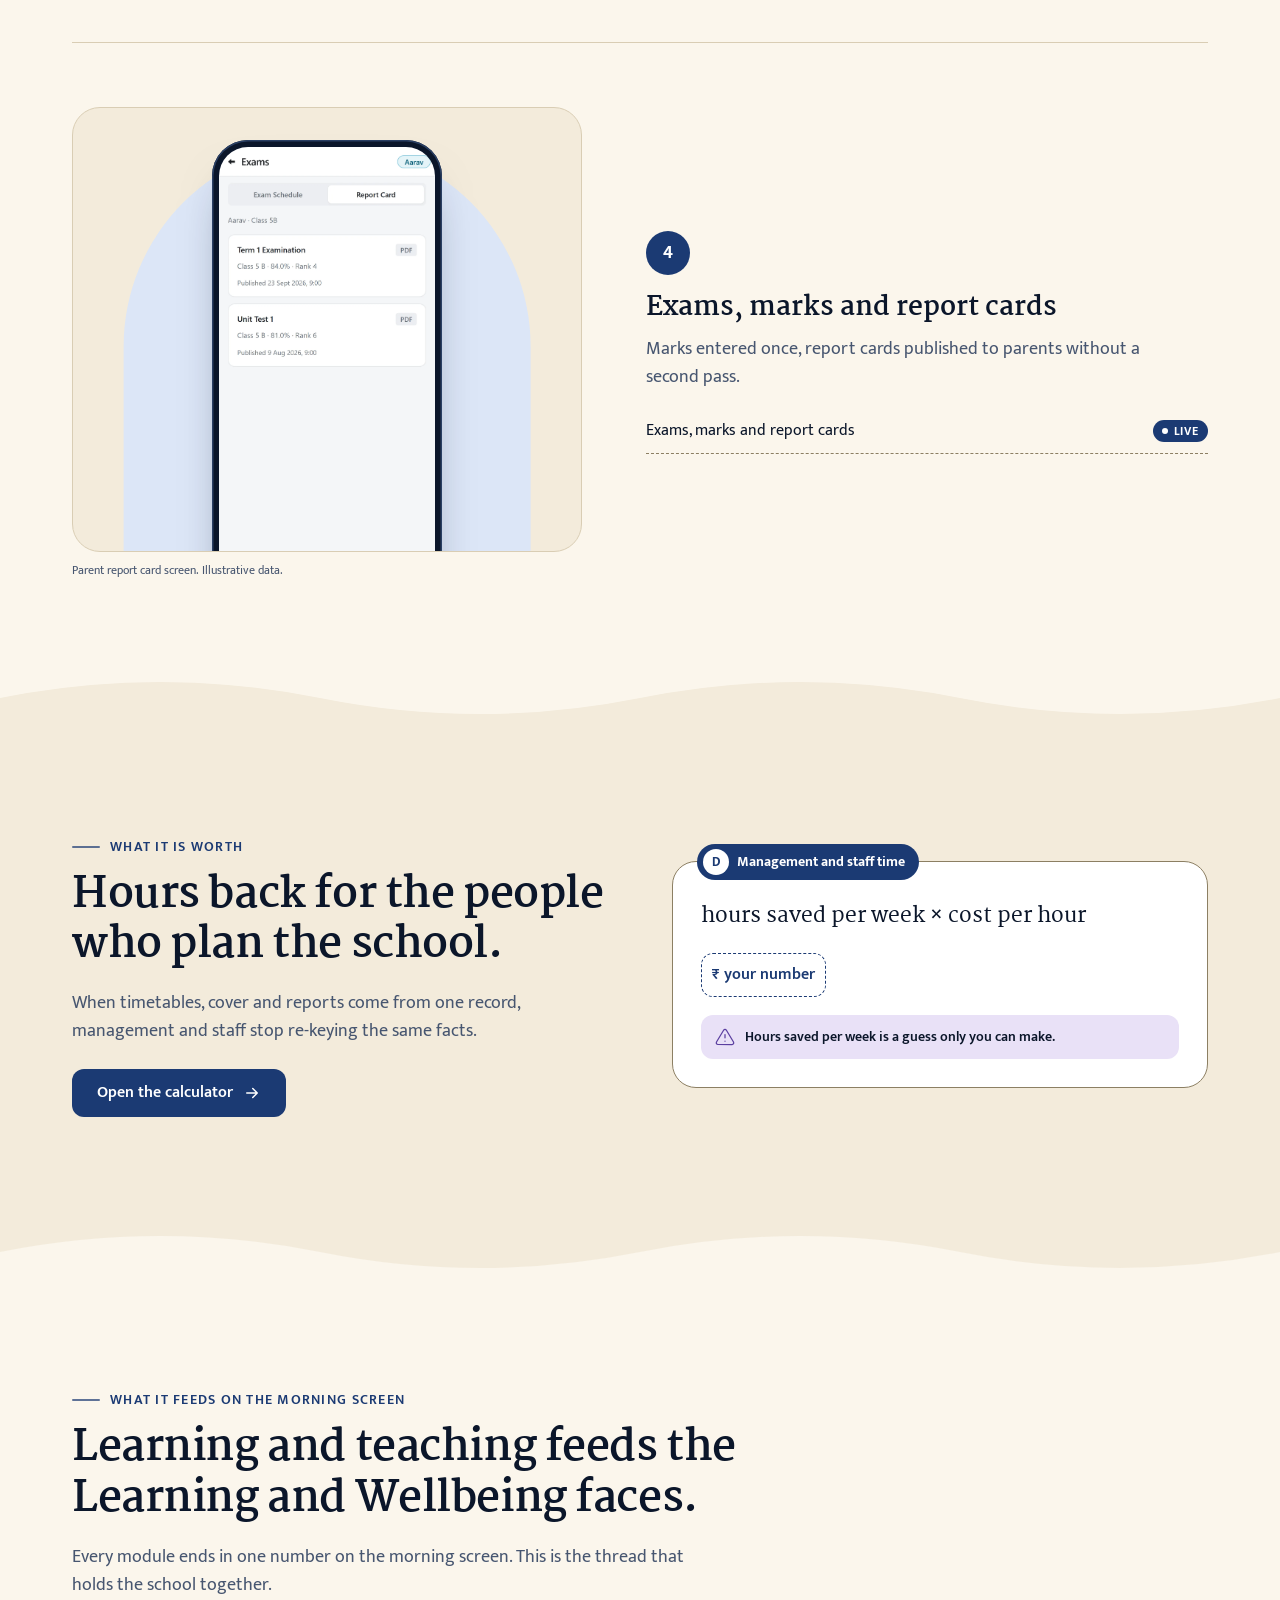
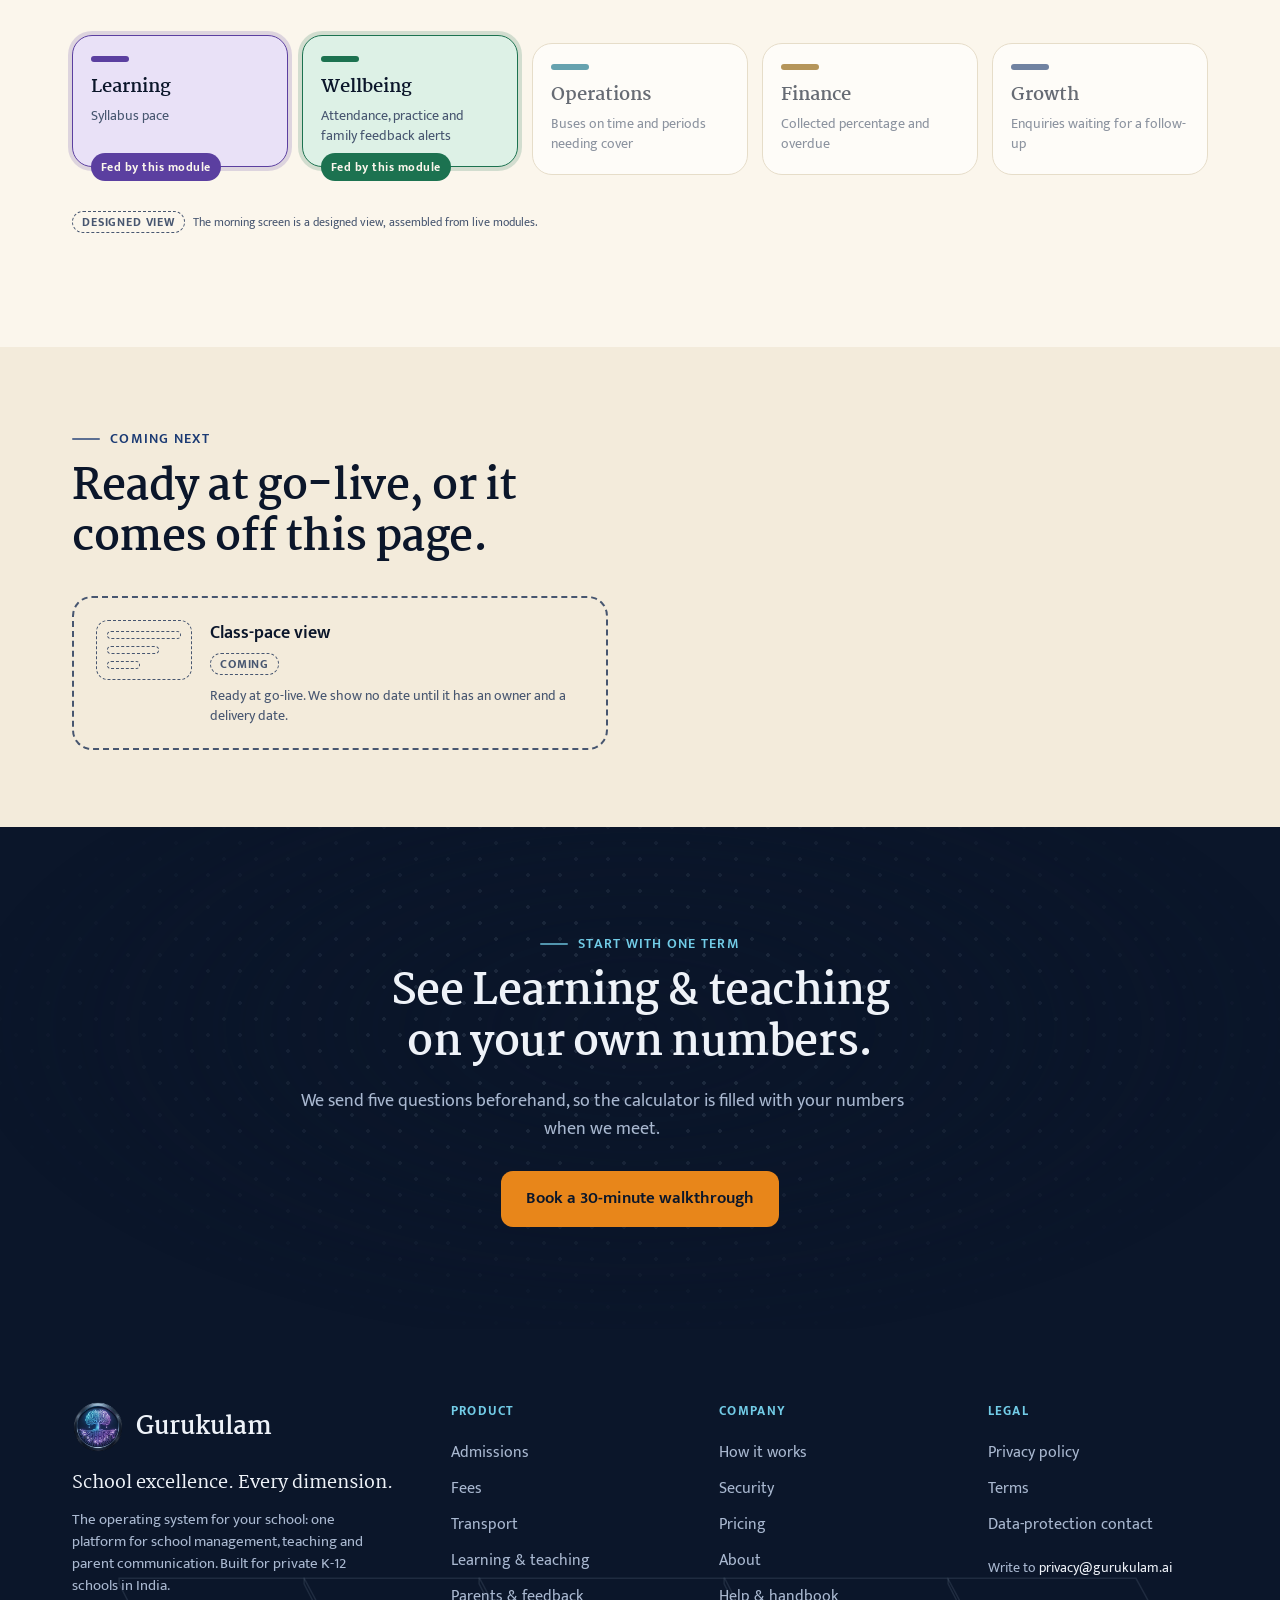
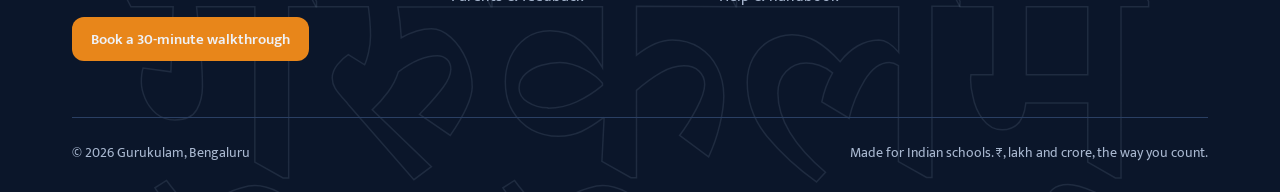
<file: learning.html>
<!doctype html>
<html lang="en">
<head>
<meta charset="utf-8">
<meta name="viewport" content="width=device-width, initial-scale=1">
<title>Learning and teaching · Gurukulam</title>
<meta name="description" content="Early warnings tell the class teacher who needs help this week.">
<meta property="og:title" content="Learning and teaching · Gurukulam">
<meta property="og:description" content="Early warnings tell the class teacher who needs help this week.">
<meta name="theme-color" content="#0b162a">
<script>
/* scroll-in is on only when scripting works and motion is allowed; if site.js never reports ready, show everything */
(function(){var d=document.documentElement;if(window.matchMedia&&matchMedia('(prefers-reduced-motion: reduce)').matches)return;d.classList.add('js');setTimeout(function(){if(!window.__rvReady)d.classList.remove('js')},3000)})();
</script>
<link rel="icon" href="assets/img/logo.png">
<link rel="preconnect" href="https://fonts.googleapis.com">
<link rel="preconnect" href="https://fonts.gstatic.com" crossorigin>
<link rel="stylesheet" href="https://fonts.googleapis.com/css2?family=Martel:wght@400;600;700;800&family=Mukta:wght@400;500;600;700&display=swap">
<link rel="stylesheet" href="assets/site.css">
<style>

body{margin:0}
.stick{position:sticky;top:0;z-index:60}
.m-hero{position:relative;overflow:hidden;padding:clamp(36px,5vw,72px) 0 clamp(72px,8vw,112px)}
.m-hero-g{display:grid;grid-template-columns:minmax(0,1fr) minmax(0,1.15fr);gap:clamp(32px,4vw,64px);align-items:center}
.crumb{display:flex;align-items:center;gap:8px;font:600 14px/20px var(--sans);color:var(--ink-muted)}
.crumb a{color:var(--ink-muted);text-decoration:none}
.crumb a:hover{color:var(--brand)}
.mh-name{font:800 clamp(40px,5.4vw,68px)/1.05 var(--display);letter-spacing:-.02em;margin:14px 0 0}
.mh-dev{font:600 22px/1.2 var(--display);color:var(--ink-muted);margin-top:8px}
.mh-cta{display:flex;flex-wrap:wrap;gap:12px 24px;align-items:center;margin-top:30px}
.m-vis{position:relative;padding:0 24px 40px 0}
@media (max-width:900px){.m-hero-g{grid-template-columns:minmax(0,1fr)}}

.story{position:relative;overflow:hidden}
.story blockquote{margin:0;font:600 clamp(22px,2.6vw,32px)/1.4 var(--display);max-width:30em;text-wrap:balance}
.story .mk{display:block;font:800 120px/0.6 var(--display);color:var(--accent);height:56px;opacity:.9}

.step{display:grid;grid-template-columns:minmax(0,1fr) minmax(0,1.1fr);gap:clamp(32px,5vw,80px);align-items:center;padding:clamp(40px,5vw,64px) 0;border-top:1px solid var(--border)}
.step.flip .st-t{order:2}
.snum{display:inline-grid;place-items:center;width:44px;height:44px;border-radius:50%;background:var(--brand);color:var(--on-brand);font:700 18px/1 var(--sans)}
.caps{list-style:none;margin:18px 0 0;padding:0}
.caps li{display:flex;justify-content:space-between;align-items:center;gap:16px;padding:11px 0;border-bottom:1px dashed var(--border-strong);font-size:16px;line-height:22px}
.svis{position:relative;display:flex;justify-content:center;align-items:flex-end;min-height:360px;padding:32px 24px 0;border-radius:28px;background:var(--surface-300);border:1px solid var(--border);overflow:hidden}
.svis::before{content:"";position:absolute;left:50%;bottom:0;width:min(80%,420px);height:92%;transform:translateX(-50%);border-radius:999px 999px 0 0;background:var(--brand-soft)}
.svis > *{position:relative}
.svis .phone{margin-bottom:-70px}
.svis.fr{align-items:center;padding:28px}
.svis.fr::before{display:none}
.svis.dg{align-items:center;padding:28px;min-height:300px}
.svis.dg::before{display:none}
@media (max-width:900px){.step{grid-template-columns:minmax(0,1fr)}.step.flip .st-t{order:0}}

.dgm{display:flex;align-items:center;gap:14px;width:100%;flex-wrap:wrap;justify-content:center}
.dcol{display:flex;flex-direction:column;gap:10px;flex:1 1 150px}
.dn{padding:13px 16px;border:1.5px solid var(--border-strong);border-radius:14px;background:var(--surface-200);font:600 15px/22px var(--sans)}
.dn small{display:block;font:400 13px/18px var(--sans);color:var(--ink-muted)}
.dn.hot{border-color:var(--brand);background:var(--brand-soft)}
.dn.ai{border-color:var(--intelligence);background:var(--intelligence-soft);box-shadow:var(--shadow-ai)}
.darr{flex:none;color:var(--ink-muted);animation:nudge 2.2s ease-in-out infinite}
@keyframes nudge{50%{transform:translateX(5px)}}

.worth{display:grid;grid-template-columns:minmax(0,1fr) minmax(0,1fr);gap:clamp(28px,5vw,72px);align-items:center}
.fcard{background:var(--surface-200);border:1.5px solid var(--border-strong);border-radius:24px;padding:28px;position:relative}
.fcard .lvl{position:absolute;top:-18px;left:24px;display:inline-flex;align-items:center;gap:8px;height:36px;padding:0 14px 0 6px;border-radius:9999px;background:var(--brand);color:var(--on-brand);font:700 14px/1 var(--sans)}
.fcard .lvl b{width:26px;height:26px;border-radius:50%;background:var(--on-brand);color:var(--brand);display:grid;place-items:center;font-size:13px}
.fcard code{display:block;margin-top:10px;font:600 clamp(17px,1.8vw,21px)/1.55 var(--display);color:var(--ink)}
.fcard .op{color:var(--accent);padding:0 4px}
.fcard .sl{display:inline-flex;align-items:center;padding:0 10px;margin-top:20px;min-height:44px;border:1.5px dashed var(--brand);border-radius:12px;color:var(--brand);font:600 16px/1 var(--sans)}
.disc{display:flex;gap:10px;align-items:flex-start;margin-top:18px;padding:12px 14px;border-radius:12px;background:var(--insight-soft);font:600 14px/20px var(--sans)}
@media (max-width:900px){.worth{grid-template-columns:minmax(0,1fr)}}

.faces{display:grid;grid-template-columns:repeat(5,minmax(0,1fr));gap:14px;margin-top:44px}
.face{position:relative;padding:20px 18px;border-radius:20px;background:var(--surface-200);border:1.5px solid var(--border);opacity:.62;transition:opacity .4s,transform .4s var(--ease)}
.face h3{margin:0;font:700 18px/26px var(--display)}
.face p{margin:6px 0 0;font-size:14px;line-height:20px;color:var(--ink-muted)}
.face i{display:block;width:38px;height:6px;border-radius:6px;margin-bottom:12px}
.face.on{opacity:1;transform:translateY(-8px);background:var(--fs);border-color:var(--fc);box-shadow:0 0 0 4px color-mix(in srgb,var(--fc) 18%,transparent)}
.face.on::after{content:"Fed by this module";position:absolute;left:18px;bottom:-15px;padding:0 10px;height:28px;display:inline-flex;align-items:center;border-radius:9999px;background:var(--fc);color:var(--surface-100);font:700 12px/1 var(--sans);letter-spacing:.04em;animation:rise .6s var(--ease) both}
.face.on i{animation:pulse 2.4s ease-in-out infinite}
@media (max-width:1080px){.faces{grid-template-columns:repeat(2,minmax(0,1fr))}}
@media (max-width:560px){.faces{grid-template-columns:minmax(0,1fr)}}

.soon-card{display:flex;gap:18px;align-items:flex-start;padding:22px;border:2px dashed var(--ink-muted);border-radius:20px;background:transparent}
.wire{flex:none;width:96px;display:flex;flex-direction:column;gap:7px;padding:10px;border:1.5px dashed var(--ink-muted);border-radius:12px}
.wire i{display:block;height:8px;border-radius:4px;border:1.5px dashed var(--ink-muted)}
.wire i:nth-child(2){width:70%}
.wire i:nth-child(3){width:45%}
.cta-b{text-align:center}


body{margin:0}
.hd{position:relative;background:var(--header-bg);-webkit-backdrop-filter:saturate(1.5) blur(16px);backdrop-filter:saturate(1.5) blur(16px);border-bottom:1px solid var(--border);font-family:var(--sans);color:var(--ink)}
.hd-in{max-width:1200px;margin:0 auto;padding:0 clamp(16px,4vw,32px);height:72px;display:flex;align-items:center;gap:28px}
.brand{display:flex;align-items:center;gap:12px;text-decoration:none;color:var(--ink);flex:none}
.brand .bn{font:700 22px/1 var(--display);letter-spacing:-.01em}
.brand img{flex:none;transition:transform .6s var(--ease)}
.brand:hover img{transform:rotate(-8deg) scale(1.05)}
.nav{display:flex;align-items:center;gap:4px;margin-left:auto}
.nl{position:relative;display:inline-flex;align-items:center;gap:6px;min-height:44px;padding:0 14px;border-radius:10px;color:var(--ink);text-decoration:none;font:600 16px/1 var(--sans);transition:background-color .2s}
.nl:hover{background:var(--brand-soft)}
.nl::after{content:"";position:absolute;left:14px;right:14px;bottom:6px;height:2px;border-radius:2px;background:var(--accent);transform:scaleX(0);transform-origin:left;transition:transform .35s var(--ease)}
.nl.on::after,.nl:hover::after{transform:scaleX(1)}
.has-dd{position:relative}
.dd{position:absolute;top:100%;left:-8px;width:340px;padding:10px;margin-top:6px;background:var(--surface-200);border:1px solid var(--border);border-radius:16px;box-shadow:0 24px 48px -20px rgba(11,22,42,.35);opacity:0;visibility:hidden;transform:translateY(8px);transition:opacity .22s var(--ease),transform .22s var(--ease),visibility .22s}
.has-dd:hover .dd,.has-dd:focus-within .dd{opacity:1;visibility:visible;transform:none}
.dd a{display:flex;flex-direction:column;gap:2px;padding:10px 12px;min-height:44px;border-radius:10px;text-decoration:none;color:var(--ink);transition:background-color .15s}
.dd a:hover{background:var(--brand-soft)}
.dd b{font:600 16px/22px var(--sans)}
.dd b i{font:600 14px/1 var(--display);font-style:normal;color:var(--ink-muted);margin-left:8px}
.dd span{font-size:14px;line-height:20px;color:var(--ink-muted)}
.hd-r{display:flex;align-items:center;gap:10px}
.icon-btn{width:44px;height:44px;display:inline-grid;place-items:center;border-radius:12px;border:1.5px solid var(--border-strong);background:transparent;color:var(--ink);cursor:pointer;transition:background-color .2s}
.icon-btn:hover{background:var(--brand-soft)}
.burger{display:none}
.drawer{border-top:1px solid var(--border);background:var(--surface-100);padding:12px clamp(16px,4vw,32px) 24px;display:flex;flex-direction:column;gap:2px;animation:rise .35s var(--ease) both}
.drawer a.dl{display:flex;align-items:center;min-height:48px;padding:0 4px;color:var(--ink);text-decoration:none;font:600 18px/1 var(--sans);border-bottom:1px solid var(--border)}
.drawer .sub{padding-left:16px;font-weight:500;font-size:16px;color:var(--ink-muted)}
@media (max-width:980px){.nav{display:none}.burger{display:inline-grid}.hd-r{margin-left:auto}.hd-cta{display:none}}


body{margin:0}
.ft{position:relative;overflow:hidden;background:var(--band);color:var(--band-ink);font-family:var(--sans)}
.ft a{color:var(--band-ink);text-decoration:none}
.ft-in{position:relative;z-index:1;max-width:1200px;margin:0 auto;padding:72px clamp(16px,4vw,32px) 28px}
.ft-top{display:grid;grid-template-columns:minmax(0,1.5fr) repeat(3,minmax(0,1fr));gap:48px}
.ft h4{margin:0 0 14px;font:700 13px/20px var(--sans);letter-spacing:.1em;text-transform:uppercase;color:var(--band-brand)}
.ft ul{list-style:none;margin:0;padding:0;display:flex;flex-direction:column}
.ft li a{display:inline-flex;align-items:center;min-height:36px;color:var(--band-muted);transition:color .2s,transform .2s var(--ease)}
.ft li a:hover{color:#fff;transform:translateX(3px)}
.ft-brand{display:flex;align-items:center;gap:12px}
.ft-brand b{font:700 24px/1 var(--display)}
.ft-tag{margin:16px 0 0;font:600 18px/28px var(--display);color:var(--band-ink)}
.ft-note{margin:12px 0 0;max-width:34ch;color:var(--band-muted);font-size:15px;line-height:22px}
.ft-legal{margin-top:56px;padding-top:24px;border-top:1px solid var(--band-line);display:flex;flex-wrap:wrap;justify-content:space-between;gap:12px 32px;color:var(--band-muted);font-size:14px;line-height:22px}
.ft-mark{position:absolute;left:50%;bottom:-34px;transform:translateX(-50%);font:800 clamp(120px,22vw,300px)/1 var(--display);color:transparent;-webkit-text-stroke:1.5px rgba(162,187,205,.13);white-space:nowrap;pointer-events:none;user-select:none}
.consent{position:fixed;left:16px;bottom:16px;z-index:90;max-width:400px;padding:20px;border-radius:20px;background:var(--surface-200);color:var(--ink);border:1px solid var(--border-strong);box-shadow:0 24px 48px -16px rgba(11,22,42,.45);font-family:var(--sans);animation:rise .6s var(--ease) both}
.consent h5{margin:0 0 6px;font:700 17px/24px var(--display)}
.consent p{margin:0;color:var(--ink-muted);font-size:14px;line-height:21px}
.consent .row{display:flex;gap:10px;margin-top:14px;flex-wrap:wrap}
.mbar{display:none}
@media (max-width:900px){.ft-top{grid-template-columns:repeat(2,minmax(0,1fr))}.ft-brandcol{grid-column:1 / -1}}
@media (max-width:760px){
  .mbar{display:flex;position:fixed;left:0;right:0;bottom:0;z-index:80;padding:10px 16px calc(10px + env(safe-area-inset-bottom));background:var(--header-bg);-webkit-backdrop-filter:blur(14px);backdrop-filter:blur(14px);border-top:1px solid var(--border)}
  .mbar .btn{width:100%}
  .ft-in{padding-bottom:96px}
  .consent{bottom:76px;left:12px;right:12px;max-width:none}
}
@media (max-width:520px){.ft-top{grid-template-columns:minmax(0,1fr)}}

</style>
</head>
<body>



<div class="page">
  <div class="stick">

<div style="position:relative">
<header class="hd">
  <div class="hd-in">
    <a class="brand" href="index.html" aria-label="Gurukulam, home">
      <img src="assets/img/logo.png" width="44" height="44" alt="" style="border-radius:50%;display:block">

      <span class="bn">Gurukulam</span>
    </a>
    <nav class="nav" aria-label="Primary">
      <div class="has-dd">
        <a class="nl on" href="admissions.html" aria-haspopup="true">Product
          <svg width="14" height="14" viewBox="0 0 24 24" fill="none" stroke="currentColor" stroke-width="2" stroke-linecap="round" stroke-linejoin="round" aria-hidden="true"><path d="m6 9 6 6 6-6"/></svg>
        </a>
        <div class="dd">
          <a href="admissions.html"><b>Admissions<i>प्रवेश</i></b><span>Every enquiry gets a follow-up, and you can see it.</span></a>
          <a href="fees.html"><b>Fees</b><span>Parents pay from their phone. Your office stops chasing.</span></a>
          <a href="transport.html"><b>Transport</b><span>Parents see the bus. Children are accounted for.</span></a>
          <a href="learning.html"><b>Learning &amp; teaching<i>अभ्यास</i></b><span>Early warnings tell the class teacher who needs help.</span></a>
          <a href="parents.html"><b>Parents &amp; feedback<i>सेतु</i></b><span>Parents hear from you weekly. You hear from them monthly.</span></a>
        </div>
      </div>
      <a class="nl " href="how-it-works.html">How it works</a>
      <a class="nl " href="security.html">Security</a>
      <a class="nl " href="pricing.html">Pricing</a>
      <a class="nl " href="about.html">About</a>
    </nav>
    <div class="hd-r">
      <button class="icon-btn" type="button" aria-label="Switch between light and dark mode" data-on-click="toggleTheme">
        <svg width="20" height="20" viewBox="0 0 24 24" fill="none" stroke="currentColor" stroke-width="1.5" stroke-linecap="round" stroke-linejoin="round" aria-hidden="true"><path d="M21 12.8A9 9 0 1 1 11.2 3a7 7 0 0 0 9.8 9.8Z"/></svg>
      </button>
      <a class="btn btn-primary btn-sm hd-cta" href="book.html">Book a walkthrough
        <svg class="arr" width="16" height="16" viewBox="0 0 24 24" fill="none" stroke="currentColor" stroke-width="2" stroke-linecap="round" stroke-linejoin="round" aria-hidden="true"><path d="M5 12h14M13 6l6 6-6 6"/></svg>
      </a>
      <button class="icon-btn burger" type="button" aria-label="Menu" aria-expanded="true" data-on-click="toggleMenu">
        <svg width="22" height="22" viewBox="0 0 24 24" fill="none" stroke="currentColor" stroke-width="1.5" stroke-linecap="round" aria-hidden="true"><path d="M4 7h16M4 12h16M4 17h16"/></svg>
      </button>
    </div>
  </div>
  
    <div class="drawer" id="drawer" hidden>
      <a class="dl" href="admissions.html">Product</a>
      <a class="dl sub" href="admissions.html">Admissions</a>
      <a class="dl sub" href="fees.html">Fees</a>
      <a class="dl sub" href="transport.html">Transport</a>
      <a class="dl sub" href="learning.html">Learning &amp; teaching</a>
      <a class="dl sub" href="parents.html">Parents &amp; feedback</a>
      <a class="dl" href="how-it-works.html">How it works</a>
      <a class="dl" href="security.html">Security</a>
      <a class="dl" href="pricing.html">Pricing</a>
      <a class="dl" href="about.html">About</a>
      <a class="btn btn-primary" style="margin-top:16px" href="book.html">Book a 30-minute walkthrough</a>
    </div>
  
</header>
</div>
</div>

  <section class="m-hero" aria-labelledby="mh">
    <div class="blob" style="width:480px;height:480px;left:-140px;top:-120px;background:var(--blob-a);opacity:.8"></div>
    <div class="blob" style="width:380px;height:380px;right:-100px;top:100px;background:var(--blob-b);animation-duration:30s;animation-delay:-8s"></div>
    <div class="kolam" style="position:absolute;inset:0;opacity:.45;-webkit-mask-image:radial-gradient(ellipse at 50% 45%,#000 10%,transparent 72%);mask-image:radial-gradient(ellipse at 50% 45%,#000 10%,transparent 72%)" aria-hidden="true"></div>
    <div class="wrap m-hero-g">
      <div>
        <nav class="crumb up" aria-label="Breadcrumb"><a href="index.html">Gurukulam</a><span aria-hidden="true">/</span><span>Product</span></nav>
        <h1 class="mh-name up" style="--d:1" id="mh">Learning &amp; teaching</h1>
        <div class="mh-dev up" style="--d:1">Abhyas · अभ्यास   Bodh · बोध</div>
        <p class="lead up" style="--d:2;font-size:20px;line-height:30px;color:var(--ink)">Early warnings tell the class teacher who needs help this week.</p>
        <div class="mh-cta up" style="--d:3">
          <a class="btn btn-primary" href="book.html">Book a 30-minute walkthrough
            <svg class="arr" width="18" height="18" viewBox="0 0 24 24" fill="none" stroke="currentColor" stroke-width="2" stroke-linecap="round" stroke-linejoin="round" aria-hidden="true"><path d="M5 12h14M13 6l6 6-6 6"/></svg></a>
          <a class="tlink" href="pricing.html"><span>See what it costs</span></a>
        </div>
      </div>
      <div class="m-vis up" style="--d:2">
        <div class="shot">
          <div class="frame"><div class="frame-bar" aria-hidden="true"><i></i><i></i><i></i></div>
            <div class="" style="--h:auto"><img src="assets/img/early-warning-intervention-list.webp" width="2358" height="1270" alt="Early-warning intervention list: students flagged, the rule that fired and a suggested remedy."></div>
          </div>
          <div class="phone" style="--pw:168px"><img src="assets/img/teacher-homework-set.webp" width="1170" height="2532" alt="Teacher screen for setting homework from the item bank, posted to the diary."></div>
        </div>
        <div class="cap">Early-warning list and teacher homework screen. Illustrative data.<span class="chip live">Live</span></div>
      </div>
    </div>
  </section>

  <div class="wave" style="background:var(--surface-100);--wave:var(--surface-300)" aria-hidden="true"><svg viewBox="0 0 2880 80" preserveAspectRatio="none"><path d="M0 40 Q 180 0 360 40 T 720 40 T 1080 40 T 1440 40 T 1800 40 T 2160 40 T 2520 40 T 2880 40 V80 H0Z"/></svg></div>

  <section class="sec story" style="background:var(--surface-300)" aria-labelledby="story-h">
    <div class="wrap">
      <span class="eyebrow rv" id="story-h">The problem, on an ordinary day</span>
      <div class="rv" style="margin-top:28px"><span class="mk" aria-hidden="true">“</span><blockquote>Her marks started falling in August. The first anyone notices is the October exam, and by then it is a conversation about a result instead of a child.</blockquote></div>
    </div>
  </section>

  <div class="wave" style="background:var(--surface-300);--wave:var(--surface-100)" aria-hidden="true"><svg viewBox="0 0 2880 80" preserveAspectRatio="none"><path d="M0 40 Q 180 0 360 40 T 720 40 T 1080 40 T 1440 40 T 1800 40 T 2160 40 T 2520 40 T 2880 40 V80 H0Z"/></svg></div>

  <section class="sec" aria-labelledby="how-h" style="padding-bottom:24px">
    <div class="wrap">
      <div class="rv" style="max-width:720px">
        <span class="eyebrow">How it works</span>
        <h2 class="h2" id="how-h">The daily work teachers already do becomes the early warning.</h2>
      </div>
      <div style="margin-top:40px">
        
          <article class="step">
            <div class="st-t rv">
              <span class="snum" aria-hidden="true">1</span>
              <h3 class="h3" style="margin-top:16px;font-size:26px;line-height:34px">Timetable, attendance and cover, done in two taps</h3>
              <p class="lead" style="margin-top:10px">Attendance is taken once. When a teacher calls in sick at 7:30, the system proposes covers by 7:35 and shows any conflict.</p>
              <ul class="caps">
                
                  <li><span>Timetable, attendance, substitutions</span><span class="chip live">Live</span></li>
                
              </ul>
            </div>
            <div class="rv" style="--o:6%">
              
              
                <div class="svis fr"><div class="frame" style="width:100%"><div class="frame-bar" aria-hidden="true"><i></i><i></i><i></i></div>
                  <div class="crop" style="--h:380px"><img src="assets/img/substitutions.webp" width="2880" height="2600" loading="lazy" alt="Pending substitutions with candidate teachers and the reason for any conflict."></div></div></div>
                <div class="cap">Substitutions. Illustrative data.</div>
              
              
              
              
            </div>
          </article>
        
          <article class="step flip">
            <div class="st-t rv">
              <span class="snum" aria-hidden="true">2</span>
              <h3 class="h3" style="margin-top:16px;font-size:26px;line-height:34px">Practice, recaps and lesson plans</h3>
              <p class="lead" style="margin-top:10px">Daily practice (Abhyas) and recaps (Bodh) for children, ICARE lesson plans for teachers, and homework posted once to the parent’s diary.</p>
              <ul class="caps">
                
                  <li><span>Daily practice (Abhyas) and recaps (Bodh)</span><span class="chip live">Live</span></li>
                
                  <li><span>ICARE lesson plans</span><span class="chip live">Live</span></li>
                
              </ul>
            </div>
            <div class="rv" style="--o:6%">
              
                <div class="svis"><div class="phone" style="--pw:230px"><img src="assets/img/teacher-homework-set.webp" width="1170" height="2532" loading="lazy" alt="Teacher screen for setting homework from the item bank, posted to the diary."></div></div>
                <div class="cap">Teacher homework screen. Illustrative data.</div>
              
              
              
              
              
            </div>
          </article>
        
          <article class="step">
            <div class="st-t rv">
              <span class="snum" aria-hidden="true">3</span>
              <h3 class="h3" style="margin-top:16px;font-size:26px;line-height:34px">Rules you can read, with the reason shown</h3>
              <p class="lead" style="margin-top:10px">Attendance drop, repeated concept miss, failing subject, confidence above mastery. Each flag names its rule, so a teacher can disagree.</p>
              <ul class="caps">
                
                  <li><span>Early-warning rules with the reason shown</span><span class="chip live">Live</span></li>
                
              </ul>
            </div>
            <div class="rv" style="--o:6%">
              
              
                <div class="svis fr"><div class="frame" style="width:100%"><div class="frame-bar" aria-hidden="true"><i></i><i></i><i></i></div>
                  <div class="" style="--h:auto"><img src="assets/img/early-warning-intervention-list.webp" width="2358" height="1270" loading="lazy" alt="Early-warning intervention list showing the rule that fired for each student."></div></div></div>
                <div class="cap">Intervention list. Illustrative data.</div>
              
              
              
              
            </div>
          </article>
        
          <article class="step flip">
            <div class="st-t rv">
              <span class="snum" aria-hidden="true">4</span>
              <h3 class="h3" style="margin-top:16px;font-size:26px;line-height:34px">Exams, marks and report cards</h3>
              <p class="lead" style="margin-top:10px">Marks entered once, report cards published to parents without a second pass.</p>
              <ul class="caps">
                
                  <li><span>Exams, marks and report cards</span><span class="chip live">Live</span></li>
                
              </ul>
            </div>
            <div class="rv" style="--o:6%">
              
                <div class="svis"><div class="phone" style="--pw:230px"><img src="assets/img/parent-report-card.webp" width="1170" height="2532" loading="lazy" alt="Parent screen listing published report cards."></div></div>
                <div class="cap">Parent report card screen. Illustrative data.</div>
              
              
              
              
              
            </div>
          </article>
        
      </div>
    </div>
  </section>

  <div class="wave" style="background:var(--surface-100);--wave:var(--surface-300)" aria-hidden="true"><svg viewBox="0 0 2880 80" preserveAspectRatio="none"><path d="M0 40 Q 180 0 360 40 T 720 40 T 1080 40 T 1440 40 T 1800 40 T 2160 40 T 2520 40 T 2880 40 V80 H0Z"/></svg></div>

  <section class="sec" style="background:var(--surface-300)" aria-labelledby="worth-h">
    <div class="wrap worth">
      <div class="rv">
        <span class="eyebrow">What it is worth</span>
        <h2 class="h2" id="worth-h">Hours back for the people who plan the school.</h2>
        <p class="lead">When timetables, cover and reports come from one record, management and staff stop re-keying the same facts.</p>
        <p style="margin:24px 0 0"><a class="btn btn-primary" href="pricing.html#calculator">Open the calculator
          <svg class="arr" width="18" height="18" viewBox="0 0 24 24" fill="none" stroke="currentColor" stroke-width="2" stroke-linecap="round" stroke-linejoin="round" aria-hidden="true"><path d="M5 12h14M13 6l6 6-6 6"/></svg></a></p>
      </div>
      <div class="fcard rv" style="--o:6%">
        <span class="lvl"><b>D</b>Management and staff time</span>
        <code>hours saved per week × cost per hour</code>
        <span class="sl">₹ your number</span>
        <div class="disc"><svg width="20" height="20" viewBox="0 0 24 24" fill="none" stroke="currentColor" stroke-width="1.5" stroke-linecap="round" stroke-linejoin="round" aria-hidden="true" style="flex:none;color:var(--insight)"><path d="M12 9v4M12 17h.01M10.3 3.9 1.8 18a2 2 0 0 0 1.7 3h17a2 2 0 0 0 1.7-3L13.7 3.9a2 2 0 0 0-3.4 0Z"/></svg><span>Hours saved per week is a guess only you can make.</span></div>
      </div>
    </div>
  </section>

  <div class="wave" style="background:var(--surface-300);--wave:var(--surface-100)" aria-hidden="true"><svg viewBox="0 0 2880 80" preserveAspectRatio="none"><path d="M0 40 Q 180 0 360 40 T 720 40 T 1080 40 T 1440 40 T 1800 40 T 2160 40 T 2520 40 T 2880 40 V80 H0Z"/></svg></div>

  <section class="sec" aria-labelledby="feeds-h">
    <div class="wrap">
      <div class="rv" style="max-width:760px">
        <span class="eyebrow">What it feeds on the morning screen</span>
        <h2 class="h2" id="feeds-h">Learning and teaching feeds the Learning and Wellbeing faces.</h2>
        <p class="lead">Every module ends in one number on the morning screen. This is the thread that holds the school together.</p>
      </div>
      <div class="faces">
        
          <div class="face on" style="--fc:var(--face-learning);--fs:var(--face-learning-soft)"><i style="background:var(--face-learning)"></i><h3>Learning</h3><p>Syllabus pace</p></div>
        
          <div class="face on" style="--fc:var(--face-wellbeing);--fs:var(--face-wellbeing-soft)"><i style="background:var(--face-wellbeing)"></i><h3>Wellbeing</h3><p>Attendance, practice and family feedback alerts</p></div>
        
          <div class="face" style="--fc:var(--face-ops);--fs:var(--face-ops-soft)"><i style="background:var(--face-ops)"></i><h3>Operations</h3><p>Buses on time and periods needing cover</p></div>
        
          <div class="face" style="--fc:var(--face-fin);--fs:var(--face-fin-soft)"><i style="background:var(--face-fin)"></i><h3>Finance</h3><p>Collected percentage and overdue</p></div>
        
          <div class="face" style="--fc:var(--face-growth);--fs:var(--face-growth-soft)"><i style="background:var(--face-growth)"></i><h3>Growth</h3><p>Enquiries waiting for a follow-up</p></div>
        
      </div>
      <p class="cap" style="margin-top:36px"><span class="chip soon">Designed view</span><span>The morning screen is a designed view, assembled from live modules.</span></p>
    </div>
  </section>

  <section class="sec" style="background:var(--surface-300);padding-top:clamp(48px,6vw,80px);padding-bottom:clamp(48px,6vw,80px)" aria-labelledby="next-h">
    <div class="wrap">
      <div class="rv" style="max-width:720px">
        <span class="eyebrow">Coming next</span>
        <h2 class="h2" id="next-h">Ready at go-live, or it comes off this page.</h2>
      </div>
      <div class="g2" style="margin-top:32px;align-items:stretch">
        
          <div class="soon-card rv"><div class="wire" aria-hidden="true"><i></i><i></i><i></i></div><div><b class="h4" style="display:block;margin-bottom:6px">Class-pace view</b><span class="chip soon">Coming</span><p class="small muted" style="margin:10px 0 0">Ready at go-live. We show no date until it has an owner and a delivery date.</p></div></div>
        
      </div>
    </div>
  </section>

  <section class="sec on-band cta-b" aria-labelledby="cta-h">
    <div class="kolam on-band" style="position:absolute;inset:0;opacity:.7;-webkit-mask-image:radial-gradient(ellipse at 50% 40%,#000,transparent 75%);mask-image:radial-gradient(ellipse at 50% 40%,#000,transparent 75%)" aria-hidden="true"></div>
    <div class="wrap rv" style="max-width:760px">
      <span class="eyebrow">Start with one term</span>
      <h2 class="h2" id="cta-h">See Learning &amp; teaching on your own numbers.</h2>
      <p class="lead">We send five questions beforehand, so the calculator is filled with your numbers when we meet.</p>
      <p style="margin:28px 0 0"><a class="btn btn-accent" style="min-height:56px;font-size:17px" href="book.html">Book a 30-minute walkthrough</a></p>
    </div>
  </section>

  

<footer class="ft on-band">
  <div class="wave top" style="--wave:var(--band);display:none" aria-hidden="true"></div>
  <div class="ft-in">
    <div class="ft-top">
      <div class="ft-brandcol">
        <div class="ft-brand">
          <img src="assets/img/logo.png" width="52" height="52" alt="" style="border-radius:50%;display:block">
          <b>Gurukulam</b>
        </div>
        <p class="ft-tag">School excellence. Every dimension.</p>
        <p class="ft-note">The operating system for your school: one platform for school management, teaching and parent communication. Built for private K-12 schools in India.</p>
        <p style="margin:20px 0 0"><a class="btn btn-accent btn-sm" href="book.html">Book a 30-minute walkthrough</a></p>
      </div>
      <div>
        <h4>Product</h4>
        <ul>
          <li><a href="admissions.html">Admissions</a></li>
          <li><a href="fees.html">Fees</a></li>
          <li><a href="transport.html">Transport</a></li>
          <li><a href="learning.html">Learning &amp; teaching</a></li>
          <li><a href="parents.html">Parents &amp; feedback</a></li>
        </ul>
      </div>
      <div>
        <h4>Company</h4>
        <ul>
          <li><a href="how-it-works.html">How it works</a></li>
          <li><a href="security.html">Security</a></li>
          <li><a href="pricing.html">Pricing</a></li>
          <li><a href="about.html">About</a></li>
          <li><a href="#">Help &amp; handbook</a></li>
        </ul>
      </div>
      <div>
        <h4>Legal</h4>
        <ul>
          <li><a href="#">Privacy policy</a></li>
          <li><a href="#">Terms</a></li>
          <li><a href="security.html#contact">Data-protection contact</a></li>
        </ul>
        <p style="margin:14px 0 0;font-size:14px;line-height:22px;color:var(--band-muted)">Write to <a href="mailto:privacy@gurukulam.ai" style="color:var(--band-ink)">privacy@gurukulam.ai</a></p>
      </div>
    </div>
    <div class="ft-legal">
      <span>© 2026 Gurukulam, Bengaluru</span>
      <span>Made for Indian schools. ₹, lakh and crore, the way you count.</span>
    </div>
  </div>
  <div class="ft-mark" aria-hidden="true">गुरुकुलम्</div>
</footer>

<div class="mbar">
  <a class="btn btn-primary" href="book.html">Book a 30-minute walkthrough</a>
</div>

</div>

<script src="assets/site.js" defer></script>
</body>
</html>
</file>
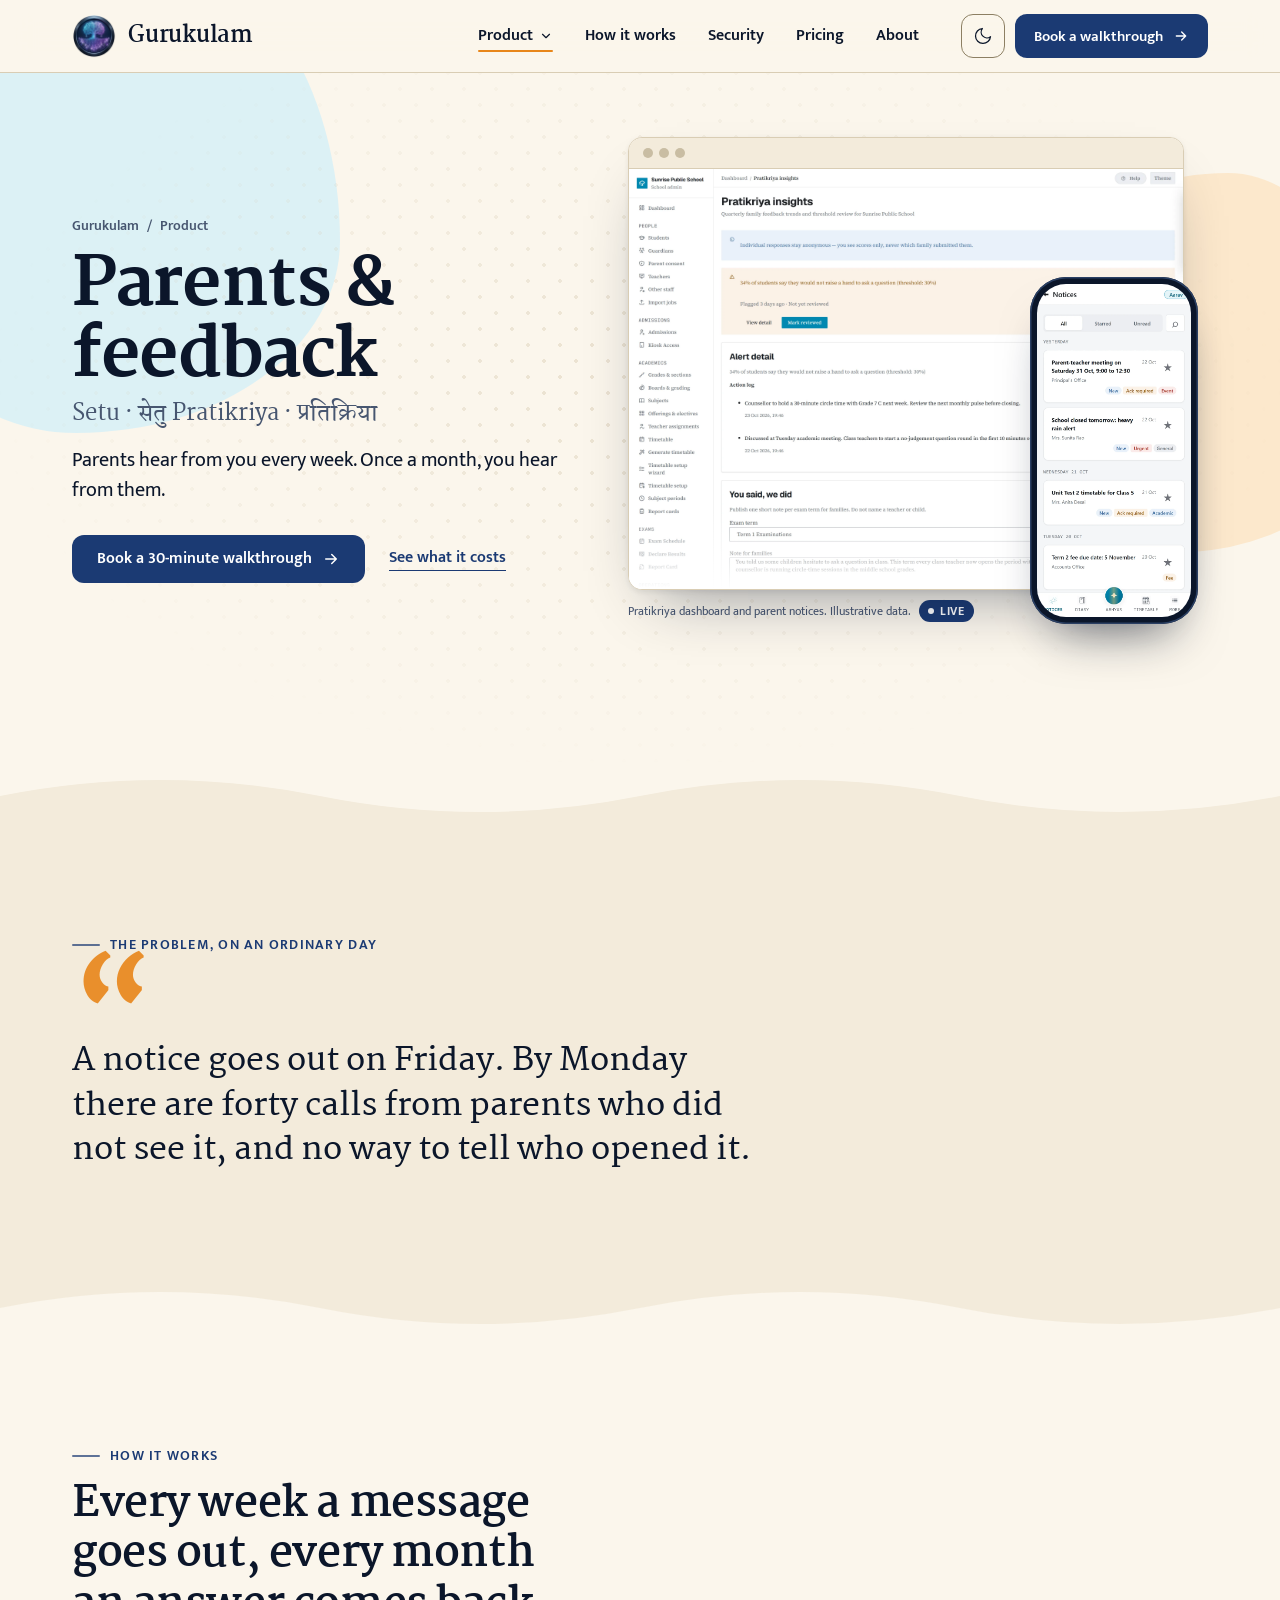
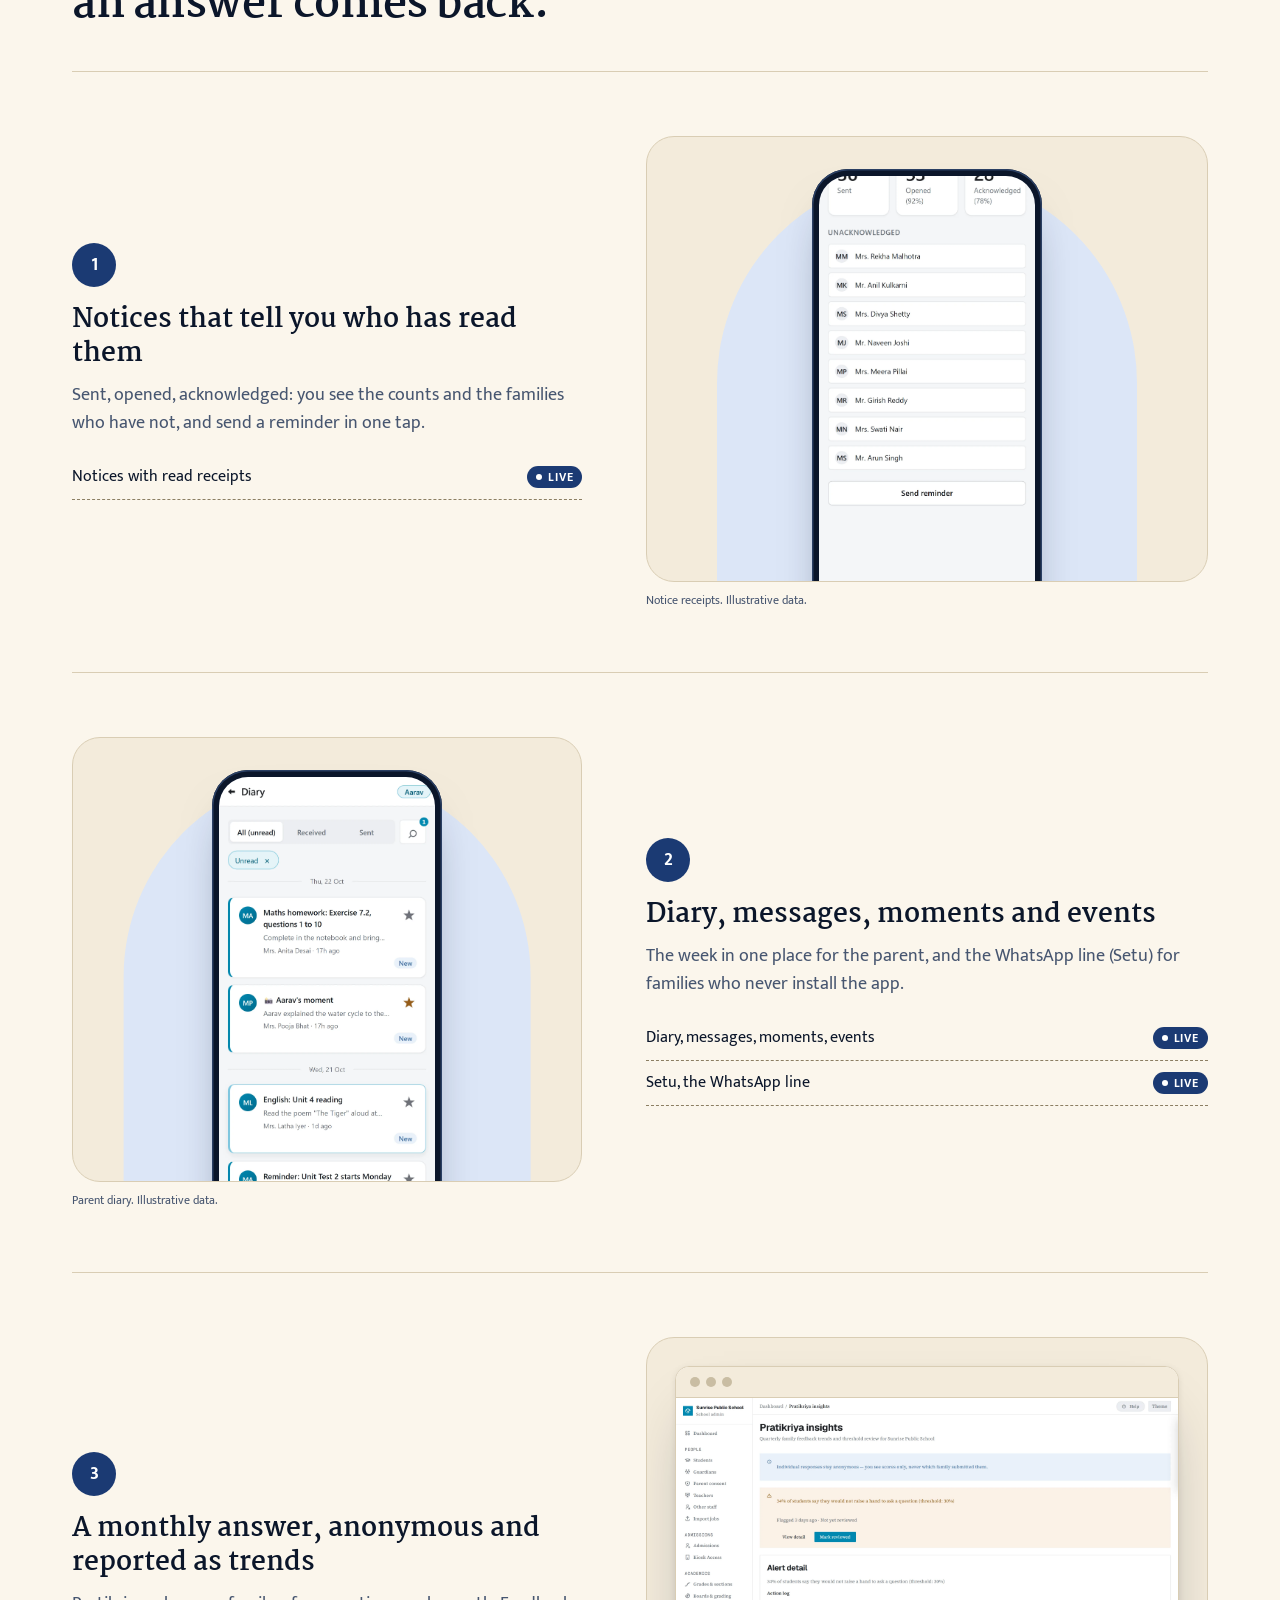
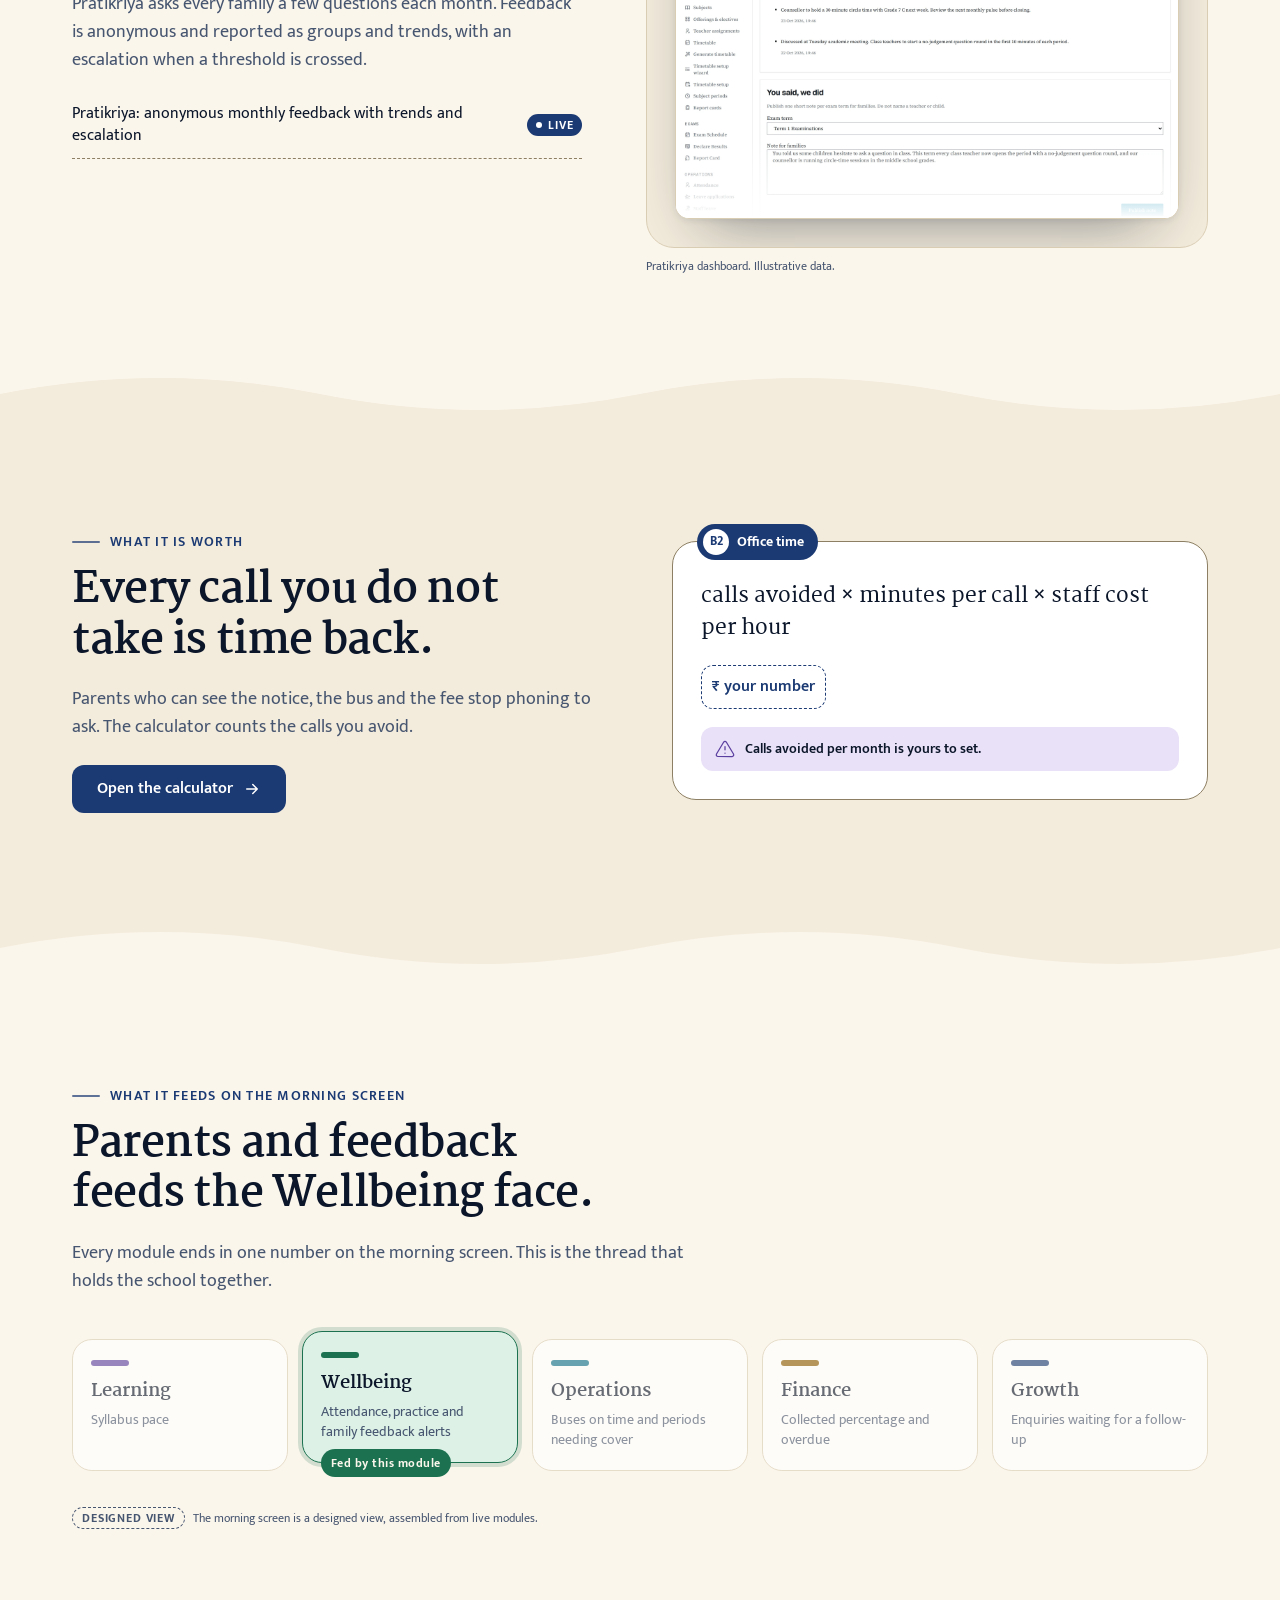
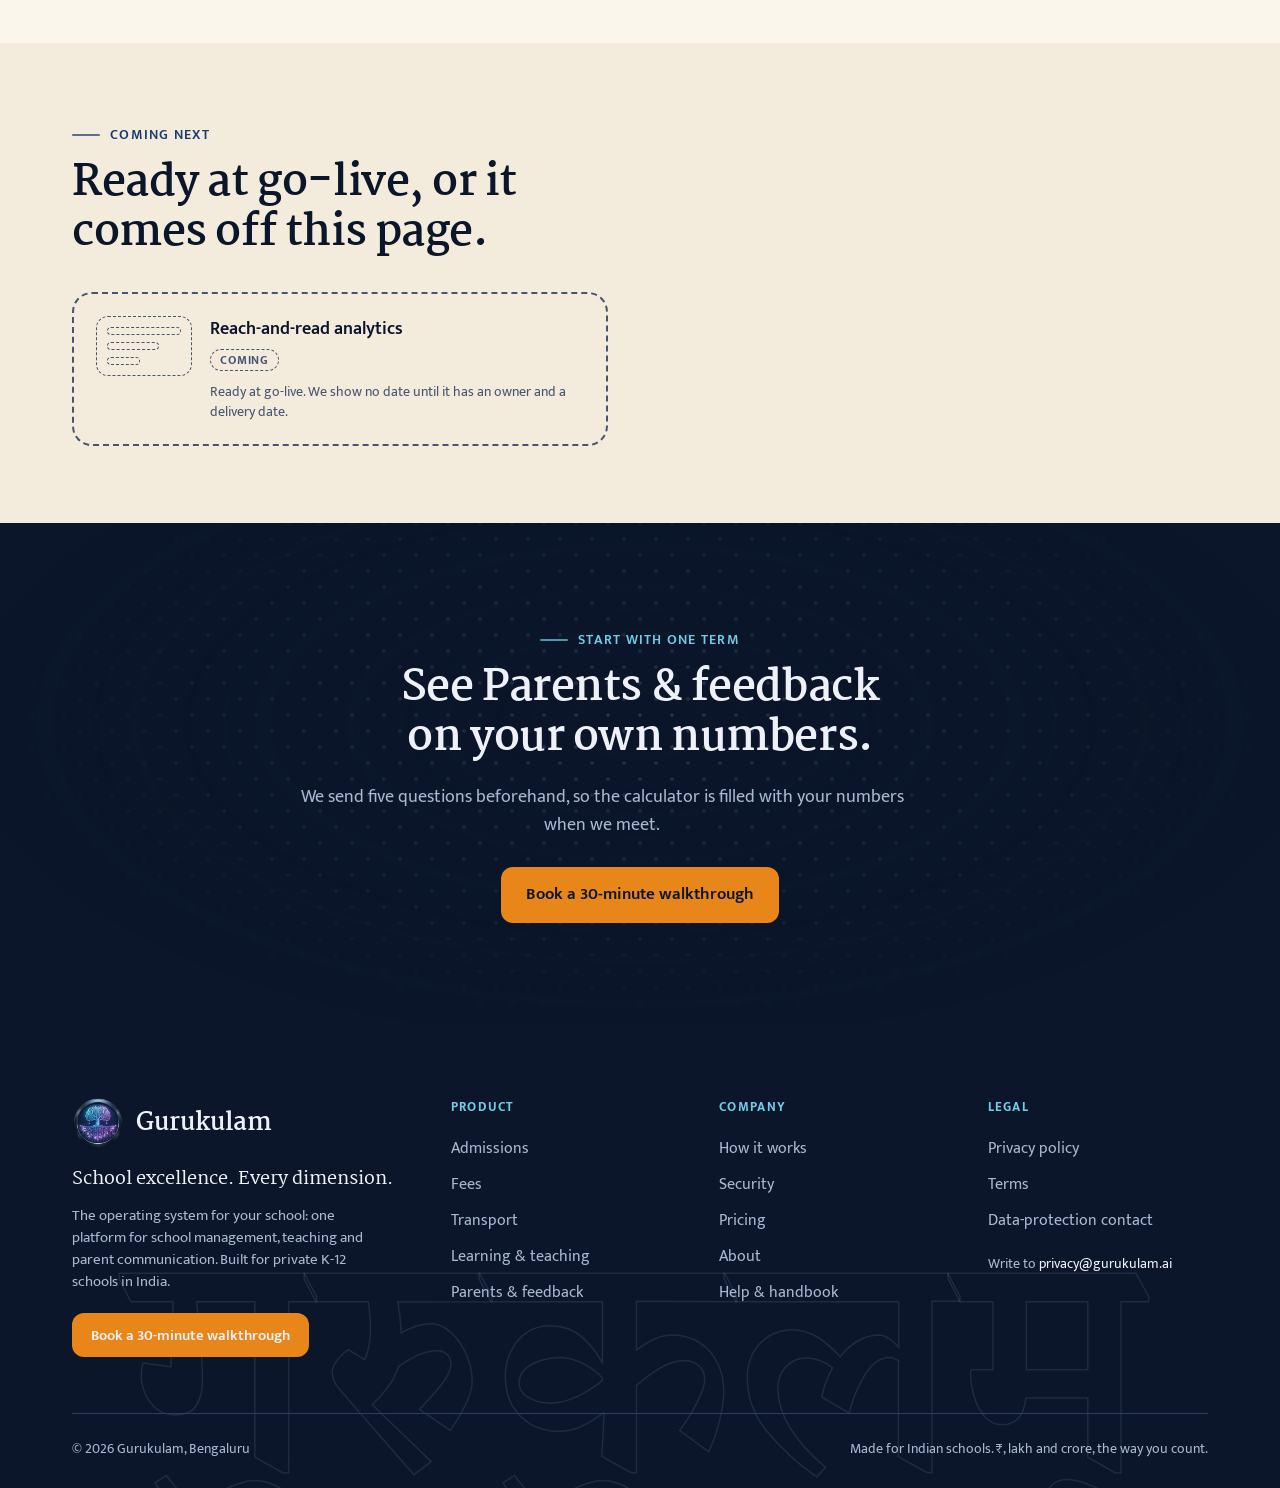
<file: parents.html>
<!doctype html>
<html lang="en">
<head>
<meta charset="utf-8">
<meta name="viewport" content="width=device-width, initial-scale=1">
<title>Parents and feedback · Gurukulam</title>
<meta name="description" content="Parents hear from you every week. Once a month, you hear from them.">
<meta property="og:title" content="Parents and feedback · Gurukulam">
<meta property="og:description" content="Parents hear from you every week. Once a month, you hear from them.">
<meta name="theme-color" content="#0b162a">
<script>
/* scroll-in is on only when scripting works and motion is allowed; if site.js never reports ready, show everything */
(function(){var d=document.documentElement;if(window.matchMedia&&matchMedia('(prefers-reduced-motion: reduce)').matches)return;d.classList.add('js');setTimeout(function(){if(!window.__rvReady)d.classList.remove('js')},3000)})();
</script>
<link rel="icon" href="assets/img/logo.png">
<link rel="preconnect" href="https://fonts.googleapis.com">
<link rel="preconnect" href="https://fonts.gstatic.com" crossorigin>
<link rel="stylesheet" href="https://fonts.googleapis.com/css2?family=Martel:wght@400;600;700;800&family=Mukta:wght@400;500;600;700&display=swap">
<link rel="stylesheet" href="assets/site.css">
<style>

body{margin:0}
.stick{position:sticky;top:0;z-index:60}
.m-hero{position:relative;overflow:hidden;padding:clamp(36px,5vw,72px) 0 clamp(72px,8vw,112px)}
.m-hero-g{display:grid;grid-template-columns:minmax(0,1fr) minmax(0,1.15fr);gap:clamp(32px,4vw,64px);align-items:center}
.crumb{display:flex;align-items:center;gap:8px;font:600 14px/20px var(--sans);color:var(--ink-muted)}
.crumb a{color:var(--ink-muted);text-decoration:none}
.crumb a:hover{color:var(--brand)}
.mh-name{font:800 clamp(40px,5.4vw,68px)/1.05 var(--display);letter-spacing:-.02em;margin:14px 0 0}
.mh-dev{font:600 22px/1.2 var(--display);color:var(--ink-muted);margin-top:8px}
.mh-cta{display:flex;flex-wrap:wrap;gap:12px 24px;align-items:center;margin-top:30px}
.m-vis{position:relative;padding:0 24px 40px 0}
@media (max-width:900px){.m-hero-g{grid-template-columns:minmax(0,1fr)}}

.story{position:relative;overflow:hidden}
.story blockquote{margin:0;font:600 clamp(22px,2.6vw,32px)/1.4 var(--display);max-width:30em;text-wrap:balance}
.story .mk{display:block;font:800 120px/0.6 var(--display);color:var(--accent);height:56px;opacity:.9}

.step{display:grid;grid-template-columns:minmax(0,1fr) minmax(0,1.1fr);gap:clamp(32px,5vw,80px);align-items:center;padding:clamp(40px,5vw,64px) 0;border-top:1px solid var(--border)}
.step.flip .st-t{order:2}
.snum{display:inline-grid;place-items:center;width:44px;height:44px;border-radius:50%;background:var(--brand);color:var(--on-brand);font:700 18px/1 var(--sans)}
.caps{list-style:none;margin:18px 0 0;padding:0}
.caps li{display:flex;justify-content:space-between;align-items:center;gap:16px;padding:11px 0;border-bottom:1px dashed var(--border-strong);font-size:16px;line-height:22px}
.svis{position:relative;display:flex;justify-content:center;align-items:flex-end;min-height:360px;padding:32px 24px 0;border-radius:28px;background:var(--surface-300);border:1px solid var(--border);overflow:hidden}
.svis::before{content:"";position:absolute;left:50%;bottom:0;width:min(80%,420px);height:92%;transform:translateX(-50%);border-radius:999px 999px 0 0;background:var(--brand-soft)}
.svis > *{position:relative}
.svis .phone{margin-bottom:-70px}
.svis.fr{align-items:center;padding:28px}
.svis.fr::before{display:none}
.svis.dg{align-items:center;padding:28px;min-height:300px}
.svis.dg::before{display:none}
@media (max-width:900px){.step{grid-template-columns:minmax(0,1fr)}.step.flip .st-t{order:0}}

.dgm{display:flex;align-items:center;gap:14px;width:100%;flex-wrap:wrap;justify-content:center}
.dcol{display:flex;flex-direction:column;gap:10px;flex:1 1 150px}
.dn{padding:13px 16px;border:1.5px solid var(--border-strong);border-radius:14px;background:var(--surface-200);font:600 15px/22px var(--sans)}
.dn small{display:block;font:400 13px/18px var(--sans);color:var(--ink-muted)}
.dn.hot{border-color:var(--brand);background:var(--brand-soft)}
.dn.ai{border-color:var(--intelligence);background:var(--intelligence-soft);box-shadow:var(--shadow-ai)}
.darr{flex:none;color:var(--ink-muted);animation:nudge 2.2s ease-in-out infinite}
@keyframes nudge{50%{transform:translateX(5px)}}

.worth{display:grid;grid-template-columns:minmax(0,1fr) minmax(0,1fr);gap:clamp(28px,5vw,72px);align-items:center}
.fcard{background:var(--surface-200);border:1.5px solid var(--border-strong);border-radius:24px;padding:28px;position:relative}
.fcard .lvl{position:absolute;top:-18px;left:24px;display:inline-flex;align-items:center;gap:8px;height:36px;padding:0 14px 0 6px;border-radius:9999px;background:var(--brand);color:var(--on-brand);font:700 14px/1 var(--sans)}
.fcard .lvl b{width:26px;height:26px;border-radius:50%;background:var(--on-brand);color:var(--brand);display:grid;place-items:center;font-size:13px}
.fcard code{display:block;margin-top:10px;font:600 clamp(17px,1.8vw,21px)/1.55 var(--display);color:var(--ink)}
.fcard .op{color:var(--accent);padding:0 4px}
.fcard .sl{display:inline-flex;align-items:center;padding:0 10px;margin-top:20px;min-height:44px;border:1.5px dashed var(--brand);border-radius:12px;color:var(--brand);font:600 16px/1 var(--sans)}
.disc{display:flex;gap:10px;align-items:flex-start;margin-top:18px;padding:12px 14px;border-radius:12px;background:var(--insight-soft);font:600 14px/20px var(--sans)}
@media (max-width:900px){.worth{grid-template-columns:minmax(0,1fr)}}

.faces{display:grid;grid-template-columns:repeat(5,minmax(0,1fr));gap:14px;margin-top:44px}
.face{position:relative;padding:20px 18px;border-radius:20px;background:var(--surface-200);border:1.5px solid var(--border);opacity:.62;transition:opacity .4s,transform .4s var(--ease)}
.face h3{margin:0;font:700 18px/26px var(--display)}
.face p{margin:6px 0 0;font-size:14px;line-height:20px;color:var(--ink-muted)}
.face i{display:block;width:38px;height:6px;border-radius:6px;margin-bottom:12px}
.face.on{opacity:1;transform:translateY(-8px);background:var(--fs);border-color:var(--fc);box-shadow:0 0 0 4px color-mix(in srgb,var(--fc) 18%,transparent)}
.face.on::after{content:"Fed by this module";position:absolute;left:18px;bottom:-15px;padding:0 10px;height:28px;display:inline-flex;align-items:center;border-radius:9999px;background:var(--fc);color:var(--surface-100);font:700 12px/1 var(--sans);letter-spacing:.04em;animation:rise .6s var(--ease) both}
.face.on i{animation:pulse 2.4s ease-in-out infinite}
@media (max-width:1080px){.faces{grid-template-columns:repeat(2,minmax(0,1fr))}}
@media (max-width:560px){.faces{grid-template-columns:minmax(0,1fr)}}

.soon-card{display:flex;gap:18px;align-items:flex-start;padding:22px;border:2px dashed var(--ink-muted);border-radius:20px;background:transparent}
.wire{flex:none;width:96px;display:flex;flex-direction:column;gap:7px;padding:10px;border:1.5px dashed var(--ink-muted);border-radius:12px}
.wire i{display:block;height:8px;border-radius:4px;border:1.5px dashed var(--ink-muted)}
.wire i:nth-child(2){width:70%}
.wire i:nth-child(3){width:45%}
.cta-b{text-align:center}


body{margin:0}
.hd{position:relative;background:var(--header-bg);-webkit-backdrop-filter:saturate(1.5) blur(16px);backdrop-filter:saturate(1.5) blur(16px);border-bottom:1px solid var(--border);font-family:var(--sans);color:var(--ink)}
.hd-in{max-width:1200px;margin:0 auto;padding:0 clamp(16px,4vw,32px);height:72px;display:flex;align-items:center;gap:28px}
.brand{display:flex;align-items:center;gap:12px;text-decoration:none;color:var(--ink);flex:none}
.brand .bn{font:700 22px/1 var(--display);letter-spacing:-.01em}
.brand img{flex:none;transition:transform .6s var(--ease)}
.brand:hover img{transform:rotate(-8deg) scale(1.05)}
.nav{display:flex;align-items:center;gap:4px;margin-left:auto}
.nl{position:relative;display:inline-flex;align-items:center;gap:6px;min-height:44px;padding:0 14px;border-radius:10px;color:var(--ink);text-decoration:none;font:600 16px/1 var(--sans);transition:background-color .2s}
.nl:hover{background:var(--brand-soft)}
.nl::after{content:"";position:absolute;left:14px;right:14px;bottom:6px;height:2px;border-radius:2px;background:var(--accent);transform:scaleX(0);transform-origin:left;transition:transform .35s var(--ease)}
.nl.on::after,.nl:hover::after{transform:scaleX(1)}
.has-dd{position:relative}
.dd{position:absolute;top:100%;left:-8px;width:340px;padding:10px;margin-top:6px;background:var(--surface-200);border:1px solid var(--border);border-radius:16px;box-shadow:0 24px 48px -20px rgba(11,22,42,.35);opacity:0;visibility:hidden;transform:translateY(8px);transition:opacity .22s var(--ease),transform .22s var(--ease),visibility .22s}
.has-dd:hover .dd,.has-dd:focus-within .dd{opacity:1;visibility:visible;transform:none}
.dd a{display:flex;flex-direction:column;gap:2px;padding:10px 12px;min-height:44px;border-radius:10px;text-decoration:none;color:var(--ink);transition:background-color .15s}
.dd a:hover{background:var(--brand-soft)}
.dd b{font:600 16px/22px var(--sans)}
.dd b i{font:600 14px/1 var(--display);font-style:normal;color:var(--ink-muted);margin-left:8px}
.dd span{font-size:14px;line-height:20px;color:var(--ink-muted)}
.hd-r{display:flex;align-items:center;gap:10px}
.icon-btn{width:44px;height:44px;display:inline-grid;place-items:center;border-radius:12px;border:1.5px solid var(--border-strong);background:transparent;color:var(--ink);cursor:pointer;transition:background-color .2s}
.icon-btn:hover{background:var(--brand-soft)}
.burger{display:none}
.drawer{border-top:1px solid var(--border);background:var(--surface-100);padding:12px clamp(16px,4vw,32px) 24px;display:flex;flex-direction:column;gap:2px;animation:rise .35s var(--ease) both}
.drawer a.dl{display:flex;align-items:center;min-height:48px;padding:0 4px;color:var(--ink);text-decoration:none;font:600 18px/1 var(--sans);border-bottom:1px solid var(--border)}
.drawer .sub{padding-left:16px;font-weight:500;font-size:16px;color:var(--ink-muted)}
@media (max-width:980px){.nav{display:none}.burger{display:inline-grid}.hd-r{margin-left:auto}.hd-cta{display:none}}


body{margin:0}
.ft{position:relative;overflow:hidden;background:var(--band);color:var(--band-ink);font-family:var(--sans)}
.ft a{color:var(--band-ink);text-decoration:none}
.ft-in{position:relative;z-index:1;max-width:1200px;margin:0 auto;padding:72px clamp(16px,4vw,32px) 28px}
.ft-top{display:grid;grid-template-columns:minmax(0,1.5fr) repeat(3,minmax(0,1fr));gap:48px}
.ft h4{margin:0 0 14px;font:700 13px/20px var(--sans);letter-spacing:.1em;text-transform:uppercase;color:var(--band-brand)}
.ft ul{list-style:none;margin:0;padding:0;display:flex;flex-direction:column}
.ft li a{display:inline-flex;align-items:center;min-height:36px;color:var(--band-muted);transition:color .2s,transform .2s var(--ease)}
.ft li a:hover{color:#fff;transform:translateX(3px)}
.ft-brand{display:flex;align-items:center;gap:12px}
.ft-brand b{font:700 24px/1 var(--display)}
.ft-tag{margin:16px 0 0;font:600 18px/28px var(--display);color:var(--band-ink)}
.ft-note{margin:12px 0 0;max-width:34ch;color:var(--band-muted);font-size:15px;line-height:22px}
.ft-legal{margin-top:56px;padding-top:24px;border-top:1px solid var(--band-line);display:flex;flex-wrap:wrap;justify-content:space-between;gap:12px 32px;color:var(--band-muted);font-size:14px;line-height:22px}
.ft-mark{position:absolute;left:50%;bottom:-34px;transform:translateX(-50%);font:800 clamp(120px,22vw,300px)/1 var(--display);color:transparent;-webkit-text-stroke:1.5px rgba(162,187,205,.13);white-space:nowrap;pointer-events:none;user-select:none}
.consent{position:fixed;left:16px;bottom:16px;z-index:90;max-width:400px;padding:20px;border-radius:20px;background:var(--surface-200);color:var(--ink);border:1px solid var(--border-strong);box-shadow:0 24px 48px -16px rgba(11,22,42,.45);font-family:var(--sans);animation:rise .6s var(--ease) both}
.consent h5{margin:0 0 6px;font:700 17px/24px var(--display)}
.consent p{margin:0;color:var(--ink-muted);font-size:14px;line-height:21px}
.consent .row{display:flex;gap:10px;margin-top:14px;flex-wrap:wrap}
.mbar{display:none}
@media (max-width:900px){.ft-top{grid-template-columns:repeat(2,minmax(0,1fr))}.ft-brandcol{grid-column:1 / -1}}
@media (max-width:760px){
  .mbar{display:flex;position:fixed;left:0;right:0;bottom:0;z-index:80;padding:10px 16px calc(10px + env(safe-area-inset-bottom));background:var(--header-bg);-webkit-backdrop-filter:blur(14px);backdrop-filter:blur(14px);border-top:1px solid var(--border)}
  .mbar .btn{width:100%}
  .ft-in{padding-bottom:96px}
  .consent{bottom:76px;left:12px;right:12px;max-width:none}
}
@media (max-width:520px){.ft-top{grid-template-columns:minmax(0,1fr)}}

</style>
</head>
<body>



<div class="page">
  <div class="stick">

<div style="position:relative">
<header class="hd">
  <div class="hd-in">
    <a class="brand" href="index.html" aria-label="Gurukulam, home">
      <img src="assets/img/logo.png" width="44" height="44" alt="" style="border-radius:50%;display:block">

      <span class="bn">Gurukulam</span>
    </a>
    <nav class="nav" aria-label="Primary">
      <div class="has-dd">
        <a class="nl on" href="admissions.html" aria-haspopup="true">Product
          <svg width="14" height="14" viewBox="0 0 24 24" fill="none" stroke="currentColor" stroke-width="2" stroke-linecap="round" stroke-linejoin="round" aria-hidden="true"><path d="m6 9 6 6 6-6"/></svg>
        </a>
        <div class="dd">
          <a href="admissions.html"><b>Admissions<i>प्रवेश</i></b><span>Every enquiry gets a follow-up, and you can see it.</span></a>
          <a href="fees.html"><b>Fees</b><span>Parents pay from their phone. Your office stops chasing.</span></a>
          <a href="transport.html"><b>Transport</b><span>Parents see the bus. Children are accounted for.</span></a>
          <a href="learning.html"><b>Learning &amp; teaching<i>अभ्यास</i></b><span>Early warnings tell the class teacher who needs help.</span></a>
          <a href="parents.html"><b>Parents &amp; feedback<i>सेतु</i></b><span>Parents hear from you weekly. You hear from them monthly.</span></a>
        </div>
      </div>
      <a class="nl " href="how-it-works.html">How it works</a>
      <a class="nl " href="security.html">Security</a>
      <a class="nl " href="pricing.html">Pricing</a>
      <a class="nl " href="about.html">About</a>
    </nav>
    <div class="hd-r">
      <button class="icon-btn" type="button" aria-label="Switch between light and dark mode" data-on-click="toggleTheme">
        <svg width="20" height="20" viewBox="0 0 24 24" fill="none" stroke="currentColor" stroke-width="1.5" stroke-linecap="round" stroke-linejoin="round" aria-hidden="true"><path d="M21 12.8A9 9 0 1 1 11.2 3a7 7 0 0 0 9.8 9.8Z"/></svg>
      </button>
      <a class="btn btn-primary btn-sm hd-cta" href="book.html">Book a walkthrough
        <svg class="arr" width="16" height="16" viewBox="0 0 24 24" fill="none" stroke="currentColor" stroke-width="2" stroke-linecap="round" stroke-linejoin="round" aria-hidden="true"><path d="M5 12h14M13 6l6 6-6 6"/></svg>
      </a>
      <button class="icon-btn burger" type="button" aria-label="Menu" aria-expanded="true" data-on-click="toggleMenu">
        <svg width="22" height="22" viewBox="0 0 24 24" fill="none" stroke="currentColor" stroke-width="1.5" stroke-linecap="round" aria-hidden="true"><path d="M4 7h16M4 12h16M4 17h16"/></svg>
      </button>
    </div>
  </div>
  
    <div class="drawer" id="drawer" hidden>
      <a class="dl" href="admissions.html">Product</a>
      <a class="dl sub" href="admissions.html">Admissions</a>
      <a class="dl sub" href="fees.html">Fees</a>
      <a class="dl sub" href="transport.html">Transport</a>
      <a class="dl sub" href="learning.html">Learning &amp; teaching</a>
      <a class="dl sub" href="parents.html">Parents &amp; feedback</a>
      <a class="dl" href="how-it-works.html">How it works</a>
      <a class="dl" href="security.html">Security</a>
      <a class="dl" href="pricing.html">Pricing</a>
      <a class="dl" href="about.html">About</a>
      <a class="btn btn-primary" style="margin-top:16px" href="book.html">Book a 30-minute walkthrough</a>
    </div>
  
</header>
</div>
</div>

  <section class="m-hero" aria-labelledby="mh">
    <div class="blob" style="width:480px;height:480px;left:-140px;top:-120px;background:var(--blob-a);opacity:.8"></div>
    <div class="blob" style="width:380px;height:380px;right:-100px;top:100px;background:var(--blob-b);animation-duration:30s;animation-delay:-8s"></div>
    <div class="kolam" style="position:absolute;inset:0;opacity:.45;-webkit-mask-image:radial-gradient(ellipse at 50% 45%,#000 10%,transparent 72%);mask-image:radial-gradient(ellipse at 50% 45%,#000 10%,transparent 72%)" aria-hidden="true"></div>
    <div class="wrap m-hero-g">
      <div>
        <nav class="crumb up" aria-label="Breadcrumb"><a href="index.html">Gurukulam</a><span aria-hidden="true">/</span><span>Product</span></nav>
        <h1 class="mh-name up" style="--d:1" id="mh">Parents &amp; feedback</h1>
        <div class="mh-dev up" style="--d:1">Setu · सेतु   Pratikriya · प्रतिक्रिया</div>
        <p class="lead up" style="--d:2;font-size:20px;line-height:30px;color:var(--ink)">Parents hear from you every week. Once a month, you hear from them.</p>
        <div class="mh-cta up" style="--d:3">
          <a class="btn btn-primary" href="book.html">Book a 30-minute walkthrough
            <svg class="arr" width="18" height="18" viewBox="0 0 24 24" fill="none" stroke="currentColor" stroke-width="2" stroke-linecap="round" stroke-linejoin="round" aria-hidden="true"><path d="M5 12h14M13 6l6 6-6 6"/></svg></a>
          <a class="tlink" href="pricing.html"><span>See what it costs</span></a>
        </div>
      </div>
      <div class="m-vis up" style="--d:2">
        <div class="shot">
          <div class="frame"><div class="frame-bar" aria-hidden="true"><i></i><i></i><i></i></div>
            <div class="crop" style="--h:420px"><img src="assets/img/pratikriya-dashboard.webp" width="2880" height="3440" alt="Principal’s Pratikriya dashboard with a threshold alert, an action log and anonymous family feedback scores."></div>
          </div>
          <div class="phone" style="--pw:168px"><img src="assets/img/parent-notices.webp" width="1170" height="2532" alt="Parent notice list with Ack required and Urgent tags."></div>
        </div>
        <div class="cap">Pratikriya dashboard and parent notices. Illustrative data.<span class="chip live">Live</span></div>
      </div>
    </div>
  </section>

  <div class="wave" style="background:var(--surface-100);--wave:var(--surface-300)" aria-hidden="true"><svg viewBox="0 0 2880 80" preserveAspectRatio="none"><path d="M0 40 Q 180 0 360 40 T 720 40 T 1080 40 T 1440 40 T 1800 40 T 2160 40 T 2520 40 T 2880 40 V80 H0Z"/></svg></div>

  <section class="sec story" style="background:var(--surface-300)" aria-labelledby="story-h">
    <div class="wrap">
      <span class="eyebrow rv" id="story-h">The problem, on an ordinary day</span>
      <div class="rv" style="margin-top:28px"><span class="mk" aria-hidden="true">“</span><blockquote>A notice goes out on Friday. By Monday there are forty calls from parents who did not see it, and no way to tell who opened it.</blockquote></div>
    </div>
  </section>

  <div class="wave" style="background:var(--surface-300);--wave:var(--surface-100)" aria-hidden="true"><svg viewBox="0 0 2880 80" preserveAspectRatio="none"><path d="M0 40 Q 180 0 360 40 T 720 40 T 1080 40 T 1440 40 T 1800 40 T 2160 40 T 2520 40 T 2880 40 V80 H0Z"/></svg></div>

  <section class="sec" aria-labelledby="how-h" style="padding-bottom:24px">
    <div class="wrap">
      <div class="rv" style="max-width:720px">
        <span class="eyebrow">How it works</span>
        <h2 class="h2" id="how-h">Every week a message goes out, every month an answer comes back.</h2>
      </div>
      <div style="margin-top:40px">
        
          <article class="step">
            <div class="st-t rv">
              <span class="snum" aria-hidden="true">1</span>
              <h3 class="h3" style="margin-top:16px;font-size:26px;line-height:34px">Notices that tell you who has read them</h3>
              <p class="lead" style="margin-top:10px">Sent, opened, acknowledged: you see the counts and the families who have not, and send a reminder in one tap.</p>
              <ul class="caps">
                
                  <li><span>Notices with read receipts</span><span class="chip live">Live</span></li>
                
              </ul>
            </div>
            <div class="rv" style="--o:6%">
              
                <div class="svis"><div class="phone" style="--pw:230px"><img src="assets/img/teacher-notice-receipts.webp" width="1170" height="2532" loading="lazy" alt="Acknowledgement statistics for a notice: sent, opened and acknowledged, with a Send reminder button."></div></div>
                <div class="cap">Notice receipts. Illustrative data.</div>
              
              
              
              
              
            </div>
          </article>
        
          <article class="step flip">
            <div class="st-t rv">
              <span class="snum" aria-hidden="true">2</span>
              <h3 class="h3" style="margin-top:16px;font-size:26px;line-height:34px">Diary, messages, moments and events</h3>
              <p class="lead" style="margin-top:10px">The week in one place for the parent, and the WhatsApp line (Setu) for families who never install the app.</p>
              <ul class="caps">
                
                  <li><span>Diary, messages, moments, events</span><span class="chip live">Live</span></li>
                
                  <li><span>Setu, the WhatsApp line</span><span class="chip live">Live</span></li>
                
              </ul>
            </div>
            <div class="rv" style="--o:6%">
              
                <div class="svis"><div class="phone" style="--pw:230px"><img src="assets/img/parent-diary.webp" width="1170" height="2532" loading="lazy" alt="Parent diary with homework and school moments."></div></div>
                <div class="cap">Parent diary. Illustrative data.</div>
              
              
              
              
              
            </div>
          </article>
        
          <article class="step">
            <div class="st-t rv">
              <span class="snum" aria-hidden="true">3</span>
              <h3 class="h3" style="margin-top:16px;font-size:26px;line-height:34px">A monthly answer, anonymous and reported as trends</h3>
              <p class="lead" style="margin-top:10px">Pratikriya asks every family a few questions each month. Feedback is anonymous and reported as groups and trends, with an escalation when a threshold is crossed.</p>
              <ul class="caps">
                
                  <li><span>Pratikriya: anonymous monthly feedback with trends and escalation</span><span class="chip live">Live</span></li>
                
              </ul>
            </div>
            <div class="rv" style="--o:6%">
              
              
                <div class="svis fr"><div class="frame" style="width:100%"><div class="frame-bar" aria-hidden="true"><i></i><i></i><i></i></div>
                  <div class="crop" style="--h:420px"><img src="assets/img/pratikriya-dashboard.webp" width="2880" height="3440" loading="lazy" alt="Principal’s Pratikriya dashboard with a threshold alert, an action log and anonymous family feedback scores."></div></div></div>
                <div class="cap">Pratikriya dashboard. Illustrative data.</div>
              
              
              
              
            </div>
          </article>
        
      </div>
    </div>
  </section>

  <div class="wave" style="background:var(--surface-100);--wave:var(--surface-300)" aria-hidden="true"><svg viewBox="0 0 2880 80" preserveAspectRatio="none"><path d="M0 40 Q 180 0 360 40 T 720 40 T 1080 40 T 1440 40 T 1800 40 T 2160 40 T 2520 40 T 2880 40 V80 H0Z"/></svg></div>

  <section class="sec" style="background:var(--surface-300)" aria-labelledby="worth-h">
    <div class="wrap worth">
      <div class="rv">
        <span class="eyebrow">What it is worth</span>
        <h2 class="h2" id="worth-h">Every call you do not take is time back.</h2>
        <p class="lead">Parents who can see the notice, the bus and the fee stop phoning to ask. The calculator counts the calls you avoid.</p>
        <p style="margin:24px 0 0"><a class="btn btn-primary" href="pricing.html#calculator">Open the calculator
          <svg class="arr" width="18" height="18" viewBox="0 0 24 24" fill="none" stroke="currentColor" stroke-width="2" stroke-linecap="round" stroke-linejoin="round" aria-hidden="true"><path d="M5 12h14M13 6l6 6-6 6"/></svg></a></p>
      </div>
      <div class="fcard rv" style="--o:6%">
        <span class="lvl"><b>B2</b>Office time</span>
        <code>calls avoided × minutes per call × staff cost per hour</code>
        <span class="sl">₹ your number</span>
        <div class="disc"><svg width="20" height="20" viewBox="0 0 24 24" fill="none" stroke="currentColor" stroke-width="1.5" stroke-linecap="round" stroke-linejoin="round" aria-hidden="true" style="flex:none;color:var(--insight)"><path d="M12 9v4M12 17h.01M10.3 3.9 1.8 18a2 2 0 0 0 1.7 3h17a2 2 0 0 0 1.7-3L13.7 3.9a2 2 0 0 0-3.4 0Z"/></svg><span>Calls avoided per month is yours to set.</span></div>
      </div>
    </div>
  </section>

  <div class="wave" style="background:var(--surface-300);--wave:var(--surface-100)" aria-hidden="true"><svg viewBox="0 0 2880 80" preserveAspectRatio="none"><path d="M0 40 Q 180 0 360 40 T 720 40 T 1080 40 T 1440 40 T 1800 40 T 2160 40 T 2520 40 T 2880 40 V80 H0Z"/></svg></div>

  <section class="sec" aria-labelledby="feeds-h">
    <div class="wrap">
      <div class="rv" style="max-width:760px">
        <span class="eyebrow">What it feeds on the morning screen</span>
        <h2 class="h2" id="feeds-h">Parents and feedback feeds the Wellbeing face.</h2>
        <p class="lead">Every module ends in one number on the morning screen. This is the thread that holds the school together.</p>
      </div>
      <div class="faces">
        
          <div class="face" style="--fc:var(--face-learning);--fs:var(--face-learning-soft)"><i style="background:var(--face-learning)"></i><h3>Learning</h3><p>Syllabus pace</p></div>
        
          <div class="face on" style="--fc:var(--face-wellbeing);--fs:var(--face-wellbeing-soft)"><i style="background:var(--face-wellbeing)"></i><h3>Wellbeing</h3><p>Attendance, practice and family feedback alerts</p></div>
        
          <div class="face" style="--fc:var(--face-ops);--fs:var(--face-ops-soft)"><i style="background:var(--face-ops)"></i><h3>Operations</h3><p>Buses on time and periods needing cover</p></div>
        
          <div class="face" style="--fc:var(--face-fin);--fs:var(--face-fin-soft)"><i style="background:var(--face-fin)"></i><h3>Finance</h3><p>Collected percentage and overdue</p></div>
        
          <div class="face" style="--fc:var(--face-growth);--fs:var(--face-growth-soft)"><i style="background:var(--face-growth)"></i><h3>Growth</h3><p>Enquiries waiting for a follow-up</p></div>
        
      </div>
      <p class="cap" style="margin-top:36px"><span class="chip soon">Designed view</span><span>The morning screen is a designed view, assembled from live modules.</span></p>
    </div>
  </section>

  <section class="sec" style="background:var(--surface-300);padding-top:clamp(48px,6vw,80px);padding-bottom:clamp(48px,6vw,80px)" aria-labelledby="next-h">
    <div class="wrap">
      <div class="rv" style="max-width:720px">
        <span class="eyebrow">Coming next</span>
        <h2 class="h2" id="next-h">Ready at go-live, or it comes off this page.</h2>
      </div>
      <div class="g2" style="margin-top:32px;align-items:stretch">
        
          <div class="soon-card rv"><div class="wire" aria-hidden="true"><i></i><i></i><i></i></div><div><b class="h4" style="display:block;margin-bottom:6px">Reach-and-read analytics</b><span class="chip soon">Coming</span><p class="small muted" style="margin:10px 0 0">Ready at go-live. We show no date until it has an owner and a delivery date.</p></div></div>
        
      </div>
    </div>
  </section>

  <section class="sec on-band cta-b" aria-labelledby="cta-h">
    <div class="kolam on-band" style="position:absolute;inset:0;opacity:.7;-webkit-mask-image:radial-gradient(ellipse at 50% 40%,#000,transparent 75%);mask-image:radial-gradient(ellipse at 50% 40%,#000,transparent 75%)" aria-hidden="true"></div>
    <div class="wrap rv" style="max-width:760px">
      <span class="eyebrow">Start with one term</span>
      <h2 class="h2" id="cta-h">See Parents &amp; feedback on your own numbers.</h2>
      <p class="lead">We send five questions beforehand, so the calculator is filled with your numbers when we meet.</p>
      <p style="margin:28px 0 0"><a class="btn btn-accent" style="min-height:56px;font-size:17px" href="book.html">Book a 30-minute walkthrough</a></p>
    </div>
  </section>

  

<footer class="ft on-band">
  <div class="wave top" style="--wave:var(--band);display:none" aria-hidden="true"></div>
  <div class="ft-in">
    <div class="ft-top">
      <div class="ft-brandcol">
        <div class="ft-brand">
          <img src="assets/img/logo.png" width="52" height="52" alt="" style="border-radius:50%;display:block">
          <b>Gurukulam</b>
        </div>
        <p class="ft-tag">School excellence. Every dimension.</p>
        <p class="ft-note">The operating system for your school: one platform for school management, teaching and parent communication. Built for private K-12 schools in India.</p>
        <p style="margin:20px 0 0"><a class="btn btn-accent btn-sm" href="book.html">Book a 30-minute walkthrough</a></p>
      </div>
      <div>
        <h4>Product</h4>
        <ul>
          <li><a href="admissions.html">Admissions</a></li>
          <li><a href="fees.html">Fees</a></li>
          <li><a href="transport.html">Transport</a></li>
          <li><a href="learning.html">Learning &amp; teaching</a></li>
          <li><a href="parents.html">Parents &amp; feedback</a></li>
        </ul>
      </div>
      <div>
        <h4>Company</h4>
        <ul>
          <li><a href="how-it-works.html">How it works</a></li>
          <li><a href="security.html">Security</a></li>
          <li><a href="pricing.html">Pricing</a></li>
          <li><a href="about.html">About</a></li>
          <li><a href="#">Help &amp; handbook</a></li>
        </ul>
      </div>
      <div>
        <h4>Legal</h4>
        <ul>
          <li><a href="#">Privacy policy</a></li>
          <li><a href="#">Terms</a></li>
          <li><a href="security.html#contact">Data-protection contact</a></li>
        </ul>
        <p style="margin:14px 0 0;font-size:14px;line-height:22px;color:var(--band-muted)">Write to <a href="mailto:privacy@gurukulam.ai" style="color:var(--band-ink)">privacy@gurukulam.ai</a></p>
      </div>
    </div>
    <div class="ft-legal">
      <span>© 2026 Gurukulam, Bengaluru</span>
      <span>Made for Indian schools. ₹, lakh and crore, the way you count.</span>
    </div>
  </div>
  <div class="ft-mark" aria-hidden="true">गुरुकुलम्</div>
</footer>

<div class="mbar">
  <a class="btn btn-primary" href="book.html">Book a 30-minute walkthrough</a>
</div>

</div>

<script src="assets/site.js" defer></script>
</body>
</html>
</file>
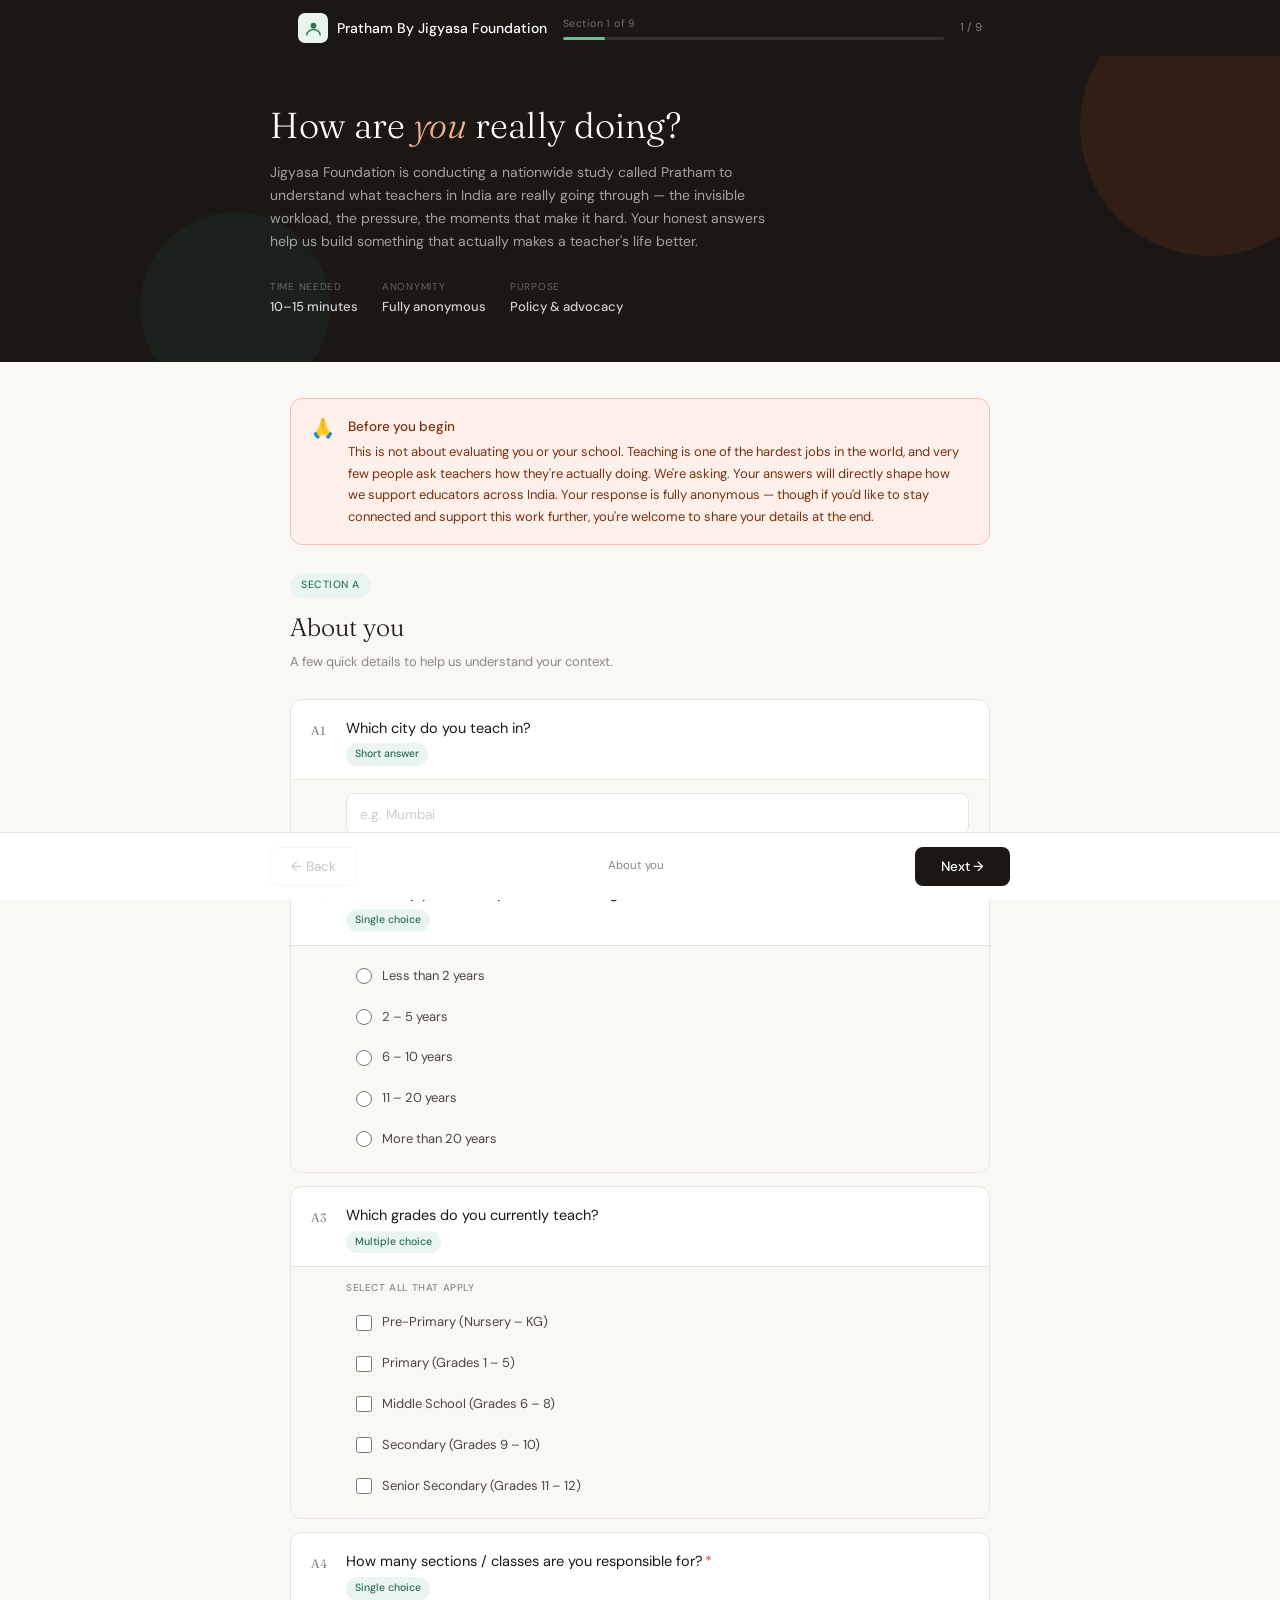
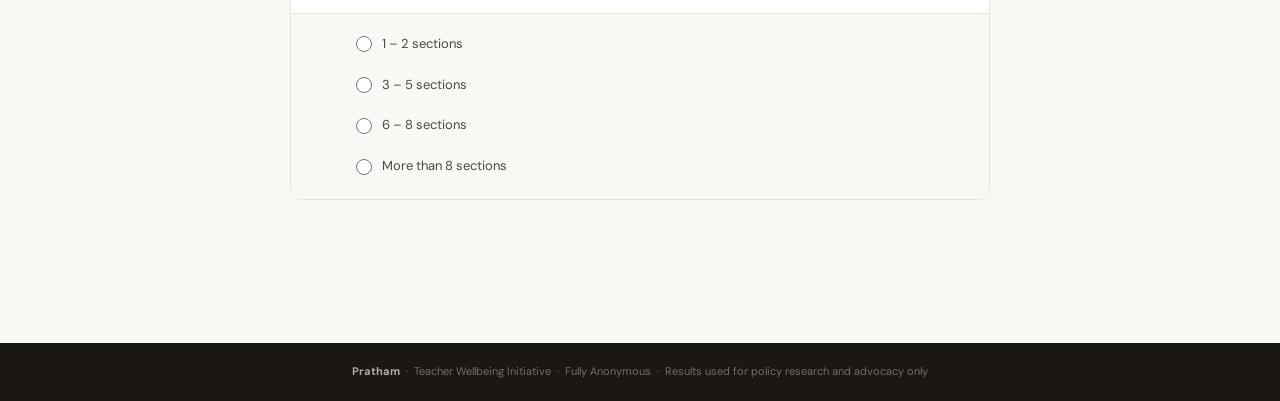
<file: Pratham_Teacher_Wellbeing_Survey.html>
<!DOCTYPE html>
<html lang="en">
<head>
<meta charset="UTF-8">
<meta name="viewport" content="width=device-width, initial-scale=1.0">
<title>Pratham — Teacher Wellbeing Study 2026</title>
<link href="https://fonts.googleapis.com/css2?family=Fraunces:ital,wght@0,300;0,500;0,700;1,300;1,500&family=DM+Sans:wght@300;400;500&display=swap" rel="stylesheet">
<style>
*,*::before,*::after{box-sizing:border-box;margin:0;padding:0}
:root{
  --ink:#1a1714;--ink2:#4a4743;--ink3:#8a8784;
  --bg:#faf8f4;--surface:#fff;--border:#e8e4dc;
  --accent:#c85a2a;--accent-light:#fdf0ea;
  --green:#2a7a4e;--green-light:#eaf4f0;
  --tag-obj-bg:#eaf4f0;--tag-obj:#2a6e5a;
  --tag-sub-bg:#eaf0fc;--tag-sub:#2a4e8c;
}
html{scroll-behavior:smooth}
body{font-family:'DM Sans',sans-serif;background:var(--bg);color:var(--ink);font-size:15px;line-height:1.6;min-height:100vh}

/* TOPBAR */
.topbar{position:sticky;top:0;z-index:100;background:var(--ink)}
.topbar-inner{display:flex;align-items:center;gap:16px;padding:13px 28px;max-width:740px;margin:0 auto}
.p-logo{display:flex;align-items:center;gap:9px;flex-shrink:0}
.p-logo-icon{width:30px;height:30px;border-radius:7px;background:#e8f4ec;display:flex;align-items:center;justify-content:center}
.p-logo-text{font-size:14px;font-weight:500;color:#fff}
.prog-wrap{flex:1;display:flex;flex-direction:column;gap:4px}
.prog-lbl{font-size:10.5px;color:rgba(255,255,255,0.38);letter-spacing:.04em}
.prog-track{height:3px;background:rgba(255,255,255,0.1);border-radius:2px;overflow:hidden}
.prog-fill{height:100%;background:#6dbf94;border-radius:2px;transition:width .4s cubic-bezier(.4,0,.2,1)}
.step-ctr{font-size:11.5px;color:rgba(255,255,255,0.45);flex-shrink:0;white-space:nowrap}

/* HERO */
.hero{background:var(--ink);color:#fff;padding:48px 28px 44px;position:relative;overflow:hidden}
.hero::before{content:'';position:absolute;top:-60px;right:-60px;width:260px;height:260px;border-radius:50%;background:rgba(200,90,42,0.13);pointer-events:none}
.hero::after{content:'';position:absolute;bottom:-40px;left:140px;width:190px;height:190px;border-radius:50%;background:rgba(42,110,90,0.11);pointer-events:none}
.hero-in{max-width:740px;margin:0 auto;position:relative;z-index:1}
.hero h1{font-family:'Fraunces',serif;font-size:36px;font-weight:300;line-height:1.22;margin-bottom:13px}
.hero h1 em{font-style:italic;color:#f4b08a}
.hero p{font-size:14px;color:rgba(255,255,255,0.6);max-width:500px;line-height:1.65}
.hero-meta{display:flex;gap:24px;margin-top:26px;flex-wrap:wrap}
.hm-item{display:flex;flex-direction:column;gap:2px}
.hm-lbl{font-size:10px;text-transform:uppercase;letter-spacing:.07em;color:rgba(255,255,255,0.33)}
.hm-val{font-size:13px;color:rgba(255,255,255,0.8);font-weight:500}

/* WRAP */
.wrap{max-width:740px;margin:0 auto;padding:0 20px}

/* STAGE */
.stage{padding:36px 0 130px}

/* SECTION STEP */
.step{display:none}
.step.active{display:block;animation:fadeUp .28s ease}
@keyframes fadeUp{from{opacity:0;transform:translateY(12px)}to{opacity:1;transform:translateY(0)}}

/* SECTION HEAD */
.sec-pill{display:inline-flex;align-items:center;background:var(--green-light);color:var(--green);font-size:10.5px;font-weight:500;letter-spacing:.05em;text-transform:uppercase;padding:4px 11px;border-radius:100px;margin-bottom:9px}
.sec-title{font-family:'Fraunces',serif;font-size:25px;font-weight:300;margin-bottom:5px}
.sec-sub{font-size:13px;color:var(--ink3);margin-bottom:26px}

/* NOTICE */
.notice{background:var(--accent-light);border:1px solid #f4c4a8;border-radius:12px;padding:17px 20px;margin-bottom:26px;display:flex;gap:13px}
.notice-icon{font-size:19px;flex-shrink:0;line-height:1.4}
.notice-body{font-size:13px;color:#7a3010;line-height:1.65}
.notice-body strong{font-weight:500;display:block;margin-bottom:3px;font-size:13.5px}

/* Q CARD */
.q-card{background:var(--surface);border:1px solid var(--border);border-radius:12px;margin-bottom:13px;overflow:hidden}
.q-card.has-error{border-color:#f4b08a}
.q-card.has-error .err{display:block}
.q-top{display:flex;gap:13px;padding:18px 20px 13px}
.q-num{font-family:'Fraunces',serif;font-size:12px;color:var(--ink3);padding-top:3px;min-width:22px;flex-shrink:0}
.q-body{flex:1}
.q-text{font-size:14.5px;color:var(--ink);line-height:1.5;margin-bottom:4px}
.q-hint{font-size:11.5px;color:var(--ink3);font-style:italic;line-height:1.5;margin-bottom:7px}
.q-tags{display:flex;gap:5px;flex-wrap:wrap}
.tag{display:inline-flex;align-items:center;padding:3px 9px;border-radius:100px;font-size:10.5px;font-weight:500}
.tag.obj{background:var(--tag-obj-bg);color:var(--tag-obj)}
.tag.sub{background:var(--tag-sub-bg);color:var(--tag-sub)}
.req{color:var(--accent);margin-left:2px}

.q-inputs{background:#faf8f4;border-top:1px solid var(--border);padding:13px 20px 15px 55px}
.inputs-lbl{font-size:10px;text-transform:uppercase;letter-spacing:.06em;color:var(--ink3);margin-bottom:9px;font-weight:500}

/* OPTIONS */
.opt-list{display:flex;flex-direction:column;gap:6px}
.opt-lbl{display:flex;align-items:center;gap:10px;font-size:13px;color:var(--ink2);cursor:pointer;padding:7px 10px;border-radius:8px;transition:background .1s}
.opt-lbl:hover{background:rgba(0,0,0,0.03)}
.opt-lbl input[type="radio"],.opt-lbl input[type="checkbox"]{width:16px;height:16px;cursor:pointer;flex-shrink:0;accent-color:var(--accent)}

/* SCALE */
.scale-row{display:flex;gap:10px;align-items:flex-end;margin-bottom:6px}
.scale-btn{display:flex;flex-direction:column;align-items:center;gap:5px}
.scale-btn input[type="radio"]{width:22px;height:22px;cursor:pointer;accent-color:var(--accent)}
.scale-btn span{font-size:11.5px;color:var(--ink3)}
.scale-labels{display:flex;justify-content:space-between;font-size:11px;color:var(--ink3)}

/* TEXTAREA */
.q-textarea{width:100%;border:1px solid var(--border);border-radius:8px;padding:10px 13px;font-family:'DM Sans',sans-serif;font-size:13.5px;color:var(--ink);background:var(--surface);resize:vertical;min-height:80px;outline:none;transition:border-color .15s}
.q-textarea:focus{border-color:var(--accent)}
.q-textarea::placeholder{color:#ccc}
.q-textarea.tall{min-height:108px}
.q-text-input{width:100%;border:1px solid var(--border);border-radius:8px;padding:10px 13px;font-family:'DM Sans',sans-serif;font-size:13.5px;color:var(--ink);background:var(--surface);outline:none;transition:border-color .15s;height:42px}
.q-text-input:focus{border-color:var(--accent)}
.q-text-input::placeholder{color:#ccc}
.contact-grid{display:grid;grid-template-columns:1fr 1fr;gap:12px}
.contact-field{display:flex;flex-direction:column;gap:6px}
.contact-field label{font-size:12px;font-weight:500;color:var(--ink2)}
.contact-opt-badge{display:inline-block;background:#f1efe8;color:var(--ink3);font-size:10px;padding:2px 7px;border-radius:100px;margin-left:5px}
@media(max-width:480px){.contact-grid{grid-template-columns:1fr}}

/* ERROR */
.err{display:none;font-size:11.5px;color:var(--accent);margin-top:7px}

/* SUBMIT BOX */
.submit-box{background:var(--surface);border:1px solid var(--border);border-radius:12px;padding:26px 22px;text-align:center;margin-top:10px}
.submit-box p{font-size:13px;color:var(--ink3);margin-bottom:16px;line-height:1.7}

/* NAV BAR */
.nav-bar{position:fixed;bottom:0;left:0;right:0;background:var(--surface);border-top:1px solid var(--border);padding:14px 20px;z-index:90}
.nav-inner{max-width:740px;margin:0 auto;display:flex;align-items:center;justify-content:space-between;gap:12px}
.btn-back{background:none;border:1px solid var(--border);padding:10px 20px;border-radius:8px;font-family:'DM Sans',sans-serif;font-size:13.5px;color:var(--ink2);cursor:pointer;transition:background .1s}
.btn-back:hover{background:var(--bg)}
.btn-back:disabled{opacity:.3;cursor:default}
.btn-next{background:var(--ink);color:#fff;border:none;padding:11px 26px;border-radius:8px;font-family:'DM Sans',sans-serif;font-size:13.5px;font-weight:500;cursor:pointer;transition:background .12s,transform .1s;display:flex;align-items:center;gap:7px}
.btn-next:hover{background:#2a2520}
.btn-next:active{transform:scale(.98)}
.btn-next:disabled{opacity:.45;cursor:default}
.btn-next.green{background:var(--green)}
.btn-next.green:hover{background:#1f5e3a}
.nav-lbl{font-size:11.5px;color:var(--ink3)}

/* SUCCESS */
.success-screen{display:none;text-align:center;padding:80px 28px 120px;max-width:480px;margin:0 auto}
.success-icon{font-size:50px;margin-bottom:22px}
.success-title{font-family:'Fraunces',serif;font-size:28px;font-weight:300;margin-bottom:13px;line-height:1.3}
.success-text{font-size:14px;color:var(--ink3);line-height:1.7}

/* FOOTER */
.footer{background:var(--ink);color:rgba(255,255,255,0.38);text-align:center;padding:20px;font-size:11px}
.footer strong{color:rgba(255,255,255,0.65)}

@media(max-width:500px){
  .hero h1{font-size:26px}
  .hero{padding:32px 16px 32px}
  .topbar-inner{padding:11px 14px}
  .wrap{padding:0 14px}
  .q-inputs{padding-left:20px}
  .nav-lbl{display:none}
}
</style>
</head>
<body>

<!-- REPLACE 1RKSAUJA66FtQfiBwq1r1i4OjFRduNV8UEMfEIWPq-Ys with your actual Google Form ID -->
<!-- Entry IDs wired — Google Forms ready -->

<!-- STICKY TOP BAR -->
<div class="topbar">
  <div class="topbar-inner">
    <div class="p-logo">
      <div class="p-logo-icon">
        <svg width="17" height="17" viewBox="0 0 18 18" fill="none"><circle cx="9" cy="6" r="3" fill="#2a7a4e"/><path d="M2 16c0-3.314 3.134-6 7-6s7 2.686 7 6" stroke="#2a7a4e" stroke-width="1.5" stroke-linecap="round"/></svg>
      </div>
      <span class="p-logo-text">Pratham By Jigyasa Foundation</span>
    </div>
    <div class="prog-wrap">
      <div class="prog-lbl" id="progLbl">Section 1 of 9</div>
      <div class="prog-track"><div class="prog-fill" id="progFill" style="width:11%"></div></div>
    </div>
    <div class="step-ctr" id="stepCtr">1 / 9</div>
  </div>
</div>

<!-- HERO — hidden after step 1 -->
<div class="hero" id="heroBlock">
  <div class="hero-in">
    <h1>How are <em>you</em> really doing?</h1>
    <p>Jigyasa Foundation is conducting a nationwide study called Pratham to understand what teachers in India are really going through — the invisible workload, the pressure, the moments that make it hard. Your honest answers help us build something that actually makes a teacher's life better.</p>
    <div class="hero-meta">
      <div class="hm-item"><span class="hm-lbl">Time needed</span><span class="hm-val">10–15 minutes</span></div>
      <div class="hm-item"><span class="hm-lbl">Anonymity</span><span class="hm-val">Fully anonymous</span></div>
      <div class="hm-item"><span class="hm-lbl">Purpose</span><span class="hm-val">Policy &amp; advocacy</span></div>
    </div>
  </div>
</div>

<form id="surveyForm" novalidate autocomplete="off">
<div class="wrap"><div class="stage">

  <!-- SUCCESS -->
  <div class="success-screen" id="successScreen">
    <div class="success-icon">🌱</div>
    <div class="success-title">Thank you for your honesty.</div>
    <div class="success-text">Your response has been recorded. Findings from this study will help Jigyasa Foundation better understand and improve the lives of teachers in India. We are working for better support structures for educators across India.</div>
  </div>

  <!-- STEP 1 — ABOUT YOU -->
  <div class="step active" id="step-1" data-label="About you">
    <div class="notice">
      <div class="notice-icon">🙏</div>
      <div class="notice-body">
        <strong>Before you begin</strong>
        This is not about evaluating you or your school. Teaching is one of the hardest jobs in the world, and very few people ask teachers how they're actually doing. We're asking. Your answers will directly shape how we support educators across India. Your response is fully anonymous — though if you'd like to stay connected and support this work further, you're welcome to share your details at the end.
      </div>
    </div>
    <div class="sec-pill">Section A</div>
    <div class="sec-title">About you</div>
    <div class="sec-sub">A few quick details to help us understand your context.</div>

    <div class="q-card">
      <div class="q-top"><div class="q-num">A1</div><div class="q-body">
        <div class="q-text">Which city do you teach in?</div>
        <div class="q-tags"><span class="tag obj">Short answer</span></div>
      </div></div>
      <div class="q-inputs">
        <input class="q-text-input" type="text" name="entry.1014298075" placeholder="e.g. Mumbai">
      </div>
    </div>
    
    <div class="q-card" id="card-a1">
      <div class="q-top"><div class="q-num">A2</div><div class="q-body">
        <div class="q-text">How many years have you been teaching?<span class="req">*</span></div>
        <div class="q-tags"><span class="tag obj">Single choice</span></div>
      </div></div>
      <div class="q-inputs">
        <div class="opt-list">
          <label class="opt-lbl"><input type="radio" name="entry.767535798" value="Less than 2 years"><span>Less than 2 years</span></label>
          <label class="opt-lbl"><input type="radio" name="entry.767535798" value="2 – 5 years"><span>2 – 5 years</span></label>
          <label class="opt-lbl"><input type="radio" name="entry.767535798" value="6 – 10 years"><span>6 – 10 years</span></label>
          <label class="opt-lbl"><input type="radio" name="entry.767535798" value="11 – 20 years"><span>11 – 20 years</span></label>
          <label class="opt-lbl"><input type="radio" name="entry.767535798" value="More than 20 years"><span>More than 20 years</span></label>
        </div>
        <div class="err">Please select an option to continue.</div>
      </div>
    </div>

    <div class="q-card">
      <div class="q-top"><div class="q-num">A3</div><div class="q-body">
        <div class="q-text">Which grades do you currently teach?</div>
        <div class="q-tags"><span class="tag obj">Multiple choice</span></div>
      </div></div>
      <div class="q-inputs">
        <div class="inputs-lbl">Select all that apply</div>
        <div class="opt-list">
          <label class="opt-lbl"><input type="checkbox" name="entry.850438723" value="Pre-Primary (Nursery – KG)"><span>Pre-Primary (Nursery – KG)</span></label>
          <label class="opt-lbl"><input type="checkbox" name="entry.850438723" value="Primary (Grades 1 – 5)"><span>Primary (Grades 1 – 5)</span></label>
          <label class="opt-lbl"><input type="checkbox" name="entry.850438723" value="Middle School (Grades 6 – 8)"><span>Middle School (Grades 6 – 8)</span></label>
          <label class="opt-lbl"><input type="checkbox" name="entry.850438723" value="Secondary (Grades 9 – 10)"><span>Secondary (Grades 9 – 10)</span></label>
          <label class="opt-lbl"><input type="checkbox" name="entry.850438723" value="Senior Secondary (Grades 11 – 12)"><span>Senior Secondary (Grades 11 – 12)</span></label>
        </div>
      </div>
    </div>

    <div class="q-card" id="card-a3">
      <div class="q-top"><div class="q-num">A4</div><div class="q-body">
        <div class="q-text">How many sections / classes are you responsible for?<span class="req">*</span></div>
        <div class="q-tags"><span class="tag obj">Single choice</span></div>
      </div></div>
      <div class="q-inputs">
        <div class="opt-list">
          <label class="opt-lbl"><input type="radio" name="entry.1939440516" value="1 – 2 sections"><span>1 – 2 sections</span></label>
          <label class="opt-lbl"><input type="radio" name="entry.1939440516" value="3 – 5 sections"><span>3 – 5 sections</span></label>
          <label class="opt-lbl"><input type="radio" name="entry.1939440516" value="6 – 8 sections"><span>6 – 8 sections</span></label>
          <label class="opt-lbl"><input type="radio" name="entry.1939440516" value="More than 8 sections"><span>More than 8 sections</span></label>
        </div>
        <div class="err">Please select an option to continue.</div>
      </div>
    </div>
  </div>

  <!-- STEP 2 — LESSON PLANNING -->
  <div class="step" id="step-2" data-label="Lesson planning">
    <div class="sec-pill">Section B</div>
    <div class="sec-title">Planning &amp; lesson preparation</div>
    <div class="sec-sub">How you prepare for class — and what it actually costs you.</div>

    <div class="q-card" id="card-b1">
      <div class="q-top"><div class="q-num">B1</div><div class="q-body">
        <div class="q-text">Do you create lesson plans before each class? If yes, how would you describe the experience?<span class="req">*</span></div>
        <div class="q-hint">Think about whether you find it valuable or more of a burden.</div>
        <div class="q-tags"><span class="tag obj">Single choice</span></div>
      </div></div>
      <div class="q-inputs">
        <div class="opt-list">
          <label class="opt-lbl"><input type="radio" name="entry.333072161" value="Yes — I create detailed plans and find them genuinely useful"><span>Yes — I create detailed plans and find them genuinely useful</span></label>
          <label class="opt-lbl"><input type="radio" name="entry.333072161" value="Yes — but it's time-consuming and feels like a checkbox exercise"><span>Yes — but it's time-consuming and feels like a checkbox exercise</span></label>
          <label class="opt-lbl"><input type="radio" name="entry.333072161" value="Sometimes — only for complex or new topics"><span>Sometimes — only for complex or new topics</span></label>
          <label class="opt-lbl"><input type="radio" name="entry.333072161" value="Rarely — I rely on experience and the textbook"><span>Rarely — I rely on experience and the textbook</span></label>
          <label class="opt-lbl"><input type="radio" name="entry.333072161" value="No — the school doesn't require it and I don't have time"><span>No — the school doesn't require it and I don't have time</span></label>
        </div>
        <div class="err">Please select an option to continue.</div>
      </div>
    </div>

    <div class="q-card" id="card-b2">
      <div class="q-top"><div class="q-num">B2</div><div class="q-body">
        <div class="q-text">On average, how much time do you spend preparing for one hour of teaching?<span class="req">*</span></div>
        <div class="q-tags"><span class="tag obj">Single choice</span></div>
      </div></div>
      <div class="q-inputs">
        <div class="opt-list">
          <label class="opt-lbl"><input type="radio" name="entry.269606732" value="Less than 15 minutes"><span>Less than 15 minutes</span></label>
          <label class="opt-lbl"><input type="radio" name="entry.269606732" value="15 – 30 minutes"><span>15 – 30 minutes</span></label>
          <label class="opt-lbl"><input type="radio" name="entry.269606732" value="30 – 60 minutes"><span>30 – 60 minutes</span></label>
          <label class="opt-lbl"><input type="radio" name="entry.269606732" value="More than 1 hour"><span>More than 1 hour</span></label>
        </div>
        <div class="err">Please select an option to continue.</div>
      </div>
    </div>

    <div class="q-card">
      <div class="q-top"><div class="q-num">B3</div><div class="q-body">
        <div class="q-text">What is the hardest part of planning a lesson? What slows you down the most?</div>
        <div class="q-hint">E.g. finding the right examples, handling different learning levels, estimating time per concept.</div>
        <div class="q-tags"><span class="tag sub">In your own words</span></div>
      </div></div>
      <div class="q-inputs"><textarea class="q-textarea" name="entry.1056235620" placeholder="Your answer here…"></textarea></div>
    </div>

    <div class="q-card">
      <div class="q-top"><div class="q-num">B4</div><div class="q-body">
        <div class="q-text">When it comes to lesson planning, what kind of support would genuinely help you the most?</div>
        <div class="q-hint">Think about the support structure that would actually make a difference — not technology.</div>
        <div class="q-tags"><span class="tag obj">Multiple choice</span></div>
      </div></div>
      <div class="q-inputs">
        <div class="inputs-lbl">Select all that apply</div>
        <div class="opt-list">
          <label class="opt-lbl"><input type="checkbox" name="entry.834986707" value="Auto-generate a lesson plan from the topic I'm teaching"><span>More free periods for planning during school hours</span></label>
          <label class="opt-lbl"><input type="checkbox" name="entry.834986707" value="Suggest activities and examples tailored to my students' level"><span>Ready-made lesson outlines or frameworks I can adapt</span></label>
          <label class="opt-lbl"><input type="checkbox" name="entry.834986707" value="Flag which students struggled with a concept last time"><span>Better information about which students are struggling with what</span></label>
          <label class="opt-lbl"><input type="checkbox" name="entry.834986707" value="Remind me where I left off and what comes next in the syllabus"><span>Collaboration time with other teachers of the same subject</span></label>
          <label class="opt-lbl"><input type="checkbox" name="entry.834986707" value="Help me differentiate the lesson for weak vs. strong learners"><span>Access to good examples and classroom activities</span></label>
        </div>
      </div>
    </div>
  </div>

  <!-- STEP 3 — NON-ACADEMIC WORK -->
  <div class="step" id="step-3" data-label="Beyond the classroom">
    <div class="sec-pill">Section C</div>
    <div class="sec-title">Beyond the classroom</div>
    <div class="sec-sub">The non-teaching responsibilities that quietly eat into your time.</div>

    <div class="q-card" id="card-c1">
      <div class="q-top"><div class="q-num">C1</div><div class="q-body">
        <div class="q-text">Which non-academic responsibilities do you handle regularly?<span class="req">*</span></div>
        <div class="q-tags"><span class="tag obj">Multiple choice</span></div>
      </div></div>
      <div class="q-inputs">
        <div class="inputs-lbl">Select all that apply</div>
        <div class="opt-list">
          <label class="opt-lbl"><input type="checkbox" name="entry.77671072" value="Planning or coordinating school events (annual day, sports day, etc.)"><span>Planning or coordinating school events (annual day, sports day, etc.)</span></label>
          <label class="opt-lbl"><input type="checkbox" name="entry.77671072" value="Organizing field trips or excursions"><span>Organizing field trips or excursions</span></label>
          <label class="opt-lbl"><input type="checkbox" name="entry.77671072" value="Filling in admin reports or registers"><span>Filling in admin reports or registers</span></label>
          <label class="opt-lbl"><input type="checkbox" name="entry.77671072" value="Managing student records or documentation"><span>Managing student records or documentation</span></label>
          <label class="opt-lbl"><input type="checkbox" name="entry.77671072" value="Coordinating with parents outside school hours"><span>Coordinating with parents outside school hours</span></label>
          <label class="opt-lbl"><input type="checkbox" name="entry.77671072" value="Supervising exams or conducting assessments"><span>Supervising exams or conducting assessments</span></label>
          <label class="opt-lbl"><input type="checkbox" name="entry.77671072" value="Duty roster work (morning assembly, lunch duty, etc.)"><span>Duty roster work (morning assembly, lunch duty, etc.)</span></label>
          <label class="opt-lbl"><input type="checkbox" name="entry.77671072" value="Other"><span>Other</span></label>
        </div>
        <div class="err">Please select at least one option.</div>
      </div>
    </div>

    <div class="q-card" id="card-c2">
      <div class="q-top"><div class="q-num">C2</div><div class="q-body">
        <div class="q-text">Roughly how many hours per week do you spend on non-teaching tasks?<span class="req">*</span></div>
        <div class="q-tags"><span class="tag obj">Single choice</span></div>
      </div></div>
      <div class="q-inputs">
        <div class="opt-list">
          <label class="opt-lbl"><input type="radio" name="entry.1768916338" value="Less than 2 hours"><span>Less than 2 hours</span></label>
          <label class="opt-lbl"><input type="radio" name="entry.1768916338" value="2 – 5 hours"><span>2 – 5 hours</span></label>
          <label class="opt-lbl"><input type="radio" name="entry.1768916338" value="5 – 10 hours"><span>5 – 10 hours</span></label>
          <label class="opt-lbl"><input type="radio" name="entry.1768916338" value="More than 10 hours"><span>More than 10 hours</span></label>
        </div>
        <div class="err">Please select an option to continue.</div>
      </div>
    </div>

    <div class="q-card">
      <div class="q-top"><div class="q-num">C3</div><div class="q-body">
        <div class="q-text">Which non-academic task feels most disorganized or frustrating? What would make it easier?</div>
        <div class="q-tags"><span class="tag sub">In your own words</span></div>
      </div></div>
      <div class="q-inputs"><textarea class="q-textarea" name="entry.260553820" placeholder="Your answer here…"></textarea></div>
    </div>
  </div>

  <!-- STEP 4 — PARENT COMMUNICATION -->
  <div class="step" id="step-4" data-label="Parent communication">
    <div class="sec-pill">Section D</div>
    <div class="sec-title">Parent engagement &amp; PTMs</div>
    <div class="sec-sub">How communication with families actually feels from your side.</div>

    <div class="q-card" id="card-d1">
      <div class="q-top"><div class="q-num">D1</div><div class="q-body">
        <div class="q-text">In your experience, how engaged are parents in Parent-Teacher Meetings?<span class="req">*</span></div>
        <div class="q-tags"><span class="tag obj">Single choice</span></div>
      </div></div>
      <div class="q-inputs">
        <div class="opt-list">
          <label class="opt-lbl"><input type="radio" name="entry.1874375114" value="Very engaged — most parents attend and have meaningful conversations"><span>Very engaged — most parents attend and have meaningful conversations</span></label>
          <label class="opt-lbl"><input type="radio" name="entry.1874375114" value="Mixed — some parents are engaged, others come just to go through the motions"><span>Mixed — some are engaged, others just go through the motions</span></label>
          <label class="opt-lbl"><input type="radio" name="entry.1874375114" value="Low — attendance is poor and conversations stay very surface level"><span>Low — attendance is poor and conversations stay surface level</span></label>
          <label class="opt-lbl"><input type="radio" name="entry.1874375114" value="It varies a lot by the student's performance"><span>It varies a lot by the student's performance</span></label>
        </div>
        <div class="err">Please select an option to continue.</div>
      </div>
    </div>

    <div class="q-card">
      <div class="q-top"><div class="q-num">D2</div><div class="q-body">
        <div class="q-text">What frustrates you most about parent communication? And what works well?</div>
        <div class="q-hint">Think about channels you use — WhatsApp, diary, phone calls — and how responsive parents tend to be.</div>
        <div class="q-tags"><span class="tag sub">In your own words</span></div>
      </div></div>
      <div class="q-inputs"><textarea class="q-textarea" name="entry.856726039" placeholder="Your answer here…"></textarea></div>
    </div>

    <div class="q-card" id="card-d3">
      <div class="q-top"><div class="q-num">D3</div><div class="q-body">
        <div class="q-text">How do you typically communicate with parents outside of PTMs?<span class="req">*</span></div>
        <div class="q-tags"><span class="tag obj">Multiple choice</span></div>
      </div></div>
      <div class="q-inputs">
        <div class="inputs-lbl">Select all that apply</div>
        <div class="opt-list">
          <label class="opt-lbl"><input type="checkbox" name="entry.1469628451" value="Student diary / planner"><span>Student diary / planner</span></label>
          <label class="opt-lbl"><input type="checkbox" name="entry.1469628451" value="WhatsApp (personal number)"><span>WhatsApp (personal number)</span></label>
          <label class="opt-lbl"><input type="checkbox" name="entry.1469628451" value="WhatsApp class group"><span>WhatsApp class group</span></label>
          <label class="opt-lbl"><input type="checkbox" name="entry.1469628451" value="School app or portal"><span>School app or portal</span></label>
          <label class="opt-lbl"><input type="checkbox" name="entry.1469628451" value="Phone call"><span>Phone call</span></label>
          <label class="opt-lbl"><input type="checkbox" name="entry.1469628451" value="Email"><span>Email</span></label>
          <label class="opt-lbl"><input type="checkbox" name="entry.1469628451" value="I mostly rely on parents coming to school"><span>I mostly rely on parents coming to school</span></label>
        </div>
        <div class="err">Please select at least one option.</div>
      </div>
    </div>

    <div class="q-card" id="card-d4">
      <div class="q-top"><div class="q-num">D4</div><div class="q-body">
        <div class="q-text">After you share information with parents, how often do they actually read and respond?<span class="req">*</span></div>
        <div class="q-tags"><span class="tag obj">Scale 1–5</span></div>
      </div></div>
      <div class="q-inputs">
        <div class="scale-row">
          <div class="scale-btn"><input type="radio" name="entry.767437887" value="1"><span>1</span></div>
          <div class="scale-btn"><input type="radio" name="entry.767437887" value="2"><span>2</span></div>
          <div class="scale-btn"><input type="radio" name="entry.767437887" value="3"><span>3</span></div>
          <div class="scale-btn"><input type="radio" name="entry.767437887" value="4"><span>4</span></div>
          <div class="scale-btn"><input type="radio" name="entry.767437887" value="5"><span>5</span></div>
        </div>
        <div class="scale-labels"><span>Rarely respond</span><span>Almost always respond</span></div>
        <div class="err">Please select a value.</div>
      </div>
    </div>
  </div>

  <!-- STEP 5 — FEEDBACK & PRESSURE -->
  <div class="step" id="step-5" data-label="Pressure & recognition">
    <div class="sec-pill">Section E</div>
    <div class="sec-title">Feedback, pressure &amp; wellbeing</div>
    <div class="sec-sub">How supported and heard you feel — the honest version.</div>

    <div class="q-card" id="card-e1">
      <div class="q-top"><div class="q-num">E1</div><div class="q-body">
        <div class="q-text">When you receive feedback from school leadership or peers, how do you typically feel?<span class="req">*</span></div>
        <div class="q-tags"><span class="tag obj">Single choice</span></div>
      </div></div>
      <div class="q-inputs">
        <div class="opt-list">
          <label class="opt-lbl"><input type="radio" name="entry.723945875" value="I welcome it — it helps me grow and I act on it"><span>I welcome it — it helps me grow and I act on it</span></label>
          <label class="opt-lbl"><input type="radio" name="entry.723945875" value="It depends — constructive feedback is fine, but criticism without support is hard"><span>It depends — constructive is fine, but criticism without support is hard</span></label>
          <label class="opt-lbl"><input type="radio" name="entry.723945875" value="I find it stressful, especially when I'm already stretched thin"><span>I find it stressful, especially when I'm already stretched thin</span></label>
          <label class="opt-lbl"><input type="radio" name="entry.723945875" value="I don't receive much feedback at all"><span>I don't receive much feedback at all</span></label>
        </div>
        <div class="err">Please select an option to continue.</div>
      </div>
    </div>

    <div class="q-card" id="card-e2">
      <div class="q-top"><div class="q-num">E2</div><div class="q-body">
        <div class="q-text">On an average school week, how pressurized do you feel?<span class="req">*</span></div>
        <div class="q-tags"><span class="tag obj">Scale 1–5</span></div>
      </div></div>
      <div class="q-inputs">
        <div class="scale-row">
          <div class="scale-btn"><input type="radio" name="entry.2051839158" value="1"><span>1</span></div>
          <div class="scale-btn"><input type="radio" name="entry.2051839158" value="2"><span>2</span></div>
          <div class="scale-btn"><input type="radio" name="entry.2051839158" value="3"><span>3</span></div>
          <div class="scale-btn"><input type="radio" name="entry.2051839158" value="4"><span>4</span></div>
          <div class="scale-btn"><input type="radio" name="entry.2051839158" value="5"><span>5</span></div>
        </div>
        <div class="scale-labels"><span>Very calm</span><span>Constantly overwhelmed</span></div>
        <div class="err">Please select a value.</div>
      </div>
    </div>

    <div class="q-card">
      <div class="q-top"><div class="q-num">E3</div><div class="q-body">
        <div class="q-text">What are the top 2 or 3 things that cause the most stress in your daily work?</div>
        <div class="q-hint">Be as specific as possible — these answers are the most valuable part of our research.</div>
        <div class="q-tags"><span class="tag sub">In your own words</span></div>
      </div></div>
      <div class="q-inputs"><textarea class="q-textarea" name="entry.778951121" placeholder="Your answer here…"></textarea></div>
    </div>

    <div class="q-card" id="card-e4">
      <div class="q-top"><div class="q-num">E4</div><div class="q-body">
        <div class="q-text">Do you feel your school gives you enough recognition for the effort you put in?<span class="req">*</span></div>
        <div class="q-tags"><span class="tag obj">Single choice</span></div>
      </div></div>
      <div class="q-inputs">
        <div class="opt-list">
          <label class="opt-lbl"><input type="radio" name="entry.1019401688" value="Yes, I feel genuinely valued"><span>Yes, I feel genuinely valued</span></label>
          <label class="opt-lbl"><input type="radio" name="entry.1019401688" value="Somewhat — recognition exists but it could be better"><span>Somewhat — recognition exists but could be better</span></label>
          <label class="opt-lbl"><input type="radio" name="entry.1019401688" value="Not really — the effort often goes unnoticed"><span>Not really — the effort often goes unnoticed</span></label>
          <label class="opt-lbl"><input type="radio" name="entry.1019401688" value="No — there is very little acknowledgement of the work teachers do"><span>No — very little acknowledgement of what teachers actually do</span></label>
        </div>
        <div class="err">Please select an option to continue.</div>
      </div>
    </div>
  </div>

  <!-- STEP 6 — LEARNING & GROWTH -->
  <div class="step" id="step-6" data-label="Your growth">
    <div class="sec-pill">Section F</div>
    <div class="sec-title">Your own learning &amp; growth</div>
    <div class="sec-sub">How you keep developing as an educator — when life allows it.</div>

    <div class="q-card" id="card-f1">
      <div class="q-top"><div class="q-num">F1</div><div class="q-body">
        <div class="q-text">Do you actively seek opportunities to improve your teaching?<span class="req">*</span></div>
        <div class="q-tags"><span class="tag obj">Single choice</span></div>
      </div></div>
      <div class="q-inputs">
        <div class="opt-list">
          <label class="opt-lbl"><input type="radio" name="entry.362636525" value="Yes — I regularly seek out new ideas and approaches"><span>Yes — I regularly seek out new ideas and approaches</span></label>
          <label class="opt-lbl"><input type="radio" name="entry.362636525" value="Sometimes — when time allows or when I feel stuck"><span>Sometimes — when time allows or when I feel stuck</span></label>
          <label class="opt-lbl"><input type="radio" name="entry.362636525" value="Rarely — I'm too busy with daily demands"><span>Rarely — I'm too busy with daily demands</span></label>
          <label class="opt-lbl"><input type="radio" name="entry.362636525" value="No — I feel I have enough experience to rely on"><span>No — I feel I have enough experience to rely on</span></label>
        </div>
        <div class="err">Please select an option to continue.</div>
      </div>
    </div>

    <div class="q-card">
      <div class="q-top"><div class="q-num">F2</div><div class="q-body">
        <div class="q-text">What kind of professional development would you find genuinely useful?</div>
        <div class="q-hint">Not what the school asks you to attend — what would you choose for yourself?</div>
        <div class="q-tags"><span class="tag obj">Multiple choice</span></div>
      </div></div>
      <div class="q-inputs">
        <div class="inputs-lbl">Select all that apply</div>
        <div class="opt-list">
          <label class="opt-lbl"><input type="checkbox" name="entry.1299410958" value="Pedagogy — better ways to explain and teach concepts"><span>Pedagogy — better ways to explain and teach concepts</span></label>
          <label class="opt-lbl"><input type="checkbox" name="entry.1299410958" value="Child psychology and classroom behaviour management"><span>Child psychology and classroom behaviour management</span></label>
          <label class="opt-lbl"><input type="checkbox" name="entry.1299410958" value="Subject-specific deep dives"><span>Subject-specific deep dives</span></label>
          <label class="opt-lbl"><input type="checkbox" name="entry.1299410958" value="How to handle students with learning difficulties"><span>How to handle students with learning difficulties</span></label>
          <label class="opt-lbl"><input type="checkbox" name="entry.1299410958" value="Using technology effectively in teaching"><span>Using technology effectively in teaching</span></label>
          <label class="opt-lbl"><input type="checkbox" name="entry.1299410958" value="Personal wellbeing and managing stress"><span>Personal wellbeing and managing stress</span></label>
          <label class="opt-lbl"><input type="checkbox" name="entry.1299410958" value="Parent communication and engagement strategies"><span>Parent communication and engagement strategies</span></label>
        </div>
      </div>
    </div>

    <div class="q-card">
      <div class="q-top"><div class="q-num">F3</div><div class="q-body">
        <div class="q-text">If you could learn one thing that would make you significantly better in the classroom, what would it be?</div>
        <div class="q-tags"><span class="tag sub">In your own words</span></div>
      </div></div>
      <div class="q-inputs"><textarea class="q-textarea" name="entry.671189568" placeholder="Your answer here…"></textarea></div>
    </div>

    <div class="q-card">
      <div class="q-top"><div class="q-num">F4</div><div class="q-body">
        <div class="q-text">What is your preferred format for professional development?</div>
        <div class="q-tags"><span class="tag obj">Multiple choice</span></div>
      </div></div>
      <div class="q-inputs">
        <div class="inputs-lbl">Select all that apply</div>
        <div class="opt-list">
          <label class="opt-lbl"><input type="checkbox" name="entry.1232891798" value="Short audio clips I can listen to during free time (3 – 5 min)"><span>Short audio clips I can listen to during free time (3–5 min)</span></label>
          <label class="opt-lbl"><input type="checkbox" name="entry.1232891798" value="Video lessons at my own pace"><span>Video lessons at my own pace</span></label>
          <label class="opt-lbl"><input type="checkbox" name="entry.1232891798" value="Structured workshops with peers"><span>Structured workshops with peers</span></label>
          <label class="opt-lbl"><input type="checkbox" name="entry.1232891798" value="Reading articles or PDFs"><span>Reading articles or PDFs</span></label>
          <label class="opt-lbl"><input type="checkbox" name="entry.1232891798" value="One-on-one mentoring or observation sessions"><span>One-on-one mentoring or observation sessions</span></label>
        </div>
      </div>
    </div>
  </div>

  <!-- STEP 7 — TECHNOLOGY -->
  <div class="step" id="step-7" data-label="Technology & tools">
    <div class="sec-pill">Section G</div>
    <div class="sec-title">Technology &amp; how you work</div>
    <div class="sec-sub">Your relationship with digital tools in a school context.</div>

    <div class="q-card">
      <div class="q-top"><div class="q-num">G1</div><div class="q-body">
        <div class="q-text">Which tasks do you currently manage using your phone or a digital tool?</div>
        <div class="q-tags"><span class="tag obj">Multiple choice</span></div>
      </div></div>
      <div class="q-inputs">
        <div class="inputs-lbl">Select all that apply</div>
        <div class="opt-list">
          <label class="opt-lbl"><input type="checkbox" name="entry.1384776476" value="Marking attendance"><span>Marking attendance</span></label>
          <label class="opt-lbl"><input type="checkbox" name="entry.1384776476" value="Tracking syllabus progress"><span>Tracking syllabus progress</span></label>
          <label class="opt-lbl"><input type="checkbox" name="entry.1384776476" value="Sending messages to parents"><span>Sending messages to parents</span></label>
          <label class="opt-lbl"><input type="checkbox" name="entry.1384776476" value="Checking / setting homework"><span>Checking / setting homework</span></label>
          <label class="opt-lbl"><input type="checkbox" name="entry.1384776476" value="Preparing assessments or question papers"><span>Preparing assessments or question papers</span></label>
          <label class="opt-lbl"><input type="checkbox" name="entry.1384776476" value="Recording student grades or performance"><span>Recording student grades or performance</span></label>
          <label class="opt-lbl"><input type="checkbox" name="entry.1384776476" value="None — I prefer paper-based methods"><span>None — I prefer paper-based methods</span></label>
        </div>
      </div>
    </div>

    <div class="q-card" id="card-g2">
      <div class="q-top"><div class="q-num">G2</div><div class="q-body">
        <div class="q-text">How comfortable are you with using a new digital system for school work?<span class="req">*</span></div>
        <div class="q-tags"><span class="tag obj">Scale 1–5</span></div>
      </div></div>
      <div class="q-inputs">
        <div class="scale-row">
          <div class="scale-btn"><input type="radio" name="entry.50953561" value="1"><span>1</span></div>
          <div class="scale-btn"><input type="radio" name="entry.50953561" value="2"><span>2</span></div>
          <div class="scale-btn"><input type="radio" name="entry.50953561" value="3"><span>3</span></div>
          <div class="scale-btn"><input type="radio" name="entry.50953561" value="4"><span>4</span></div>
          <div class="scale-btn"><input type="radio" name="entry.50953561" value="5"><span>5</span></div>
        </div>
        <div class="scale-labels"><span>Very uncomfortable</span><span>Very comfortable</span></div>
        <div class="err">Please select a value.</div>
      </div>
    </div>

    <div class="q-card">
      <div class="q-top"><div class="q-num">G3</div><div class="q-body">
        <div class="q-text">When your school has introduced a new digital system or process, what has been your experience?</div>
        <div class="q-hint">Think about whether it added to your workload or actually helped.</div>
        <div class="q-tags"><span class="tag sub">In your own words</span></div>
      </div></div>
      <div class="q-inputs"><textarea class="q-textarea" name="entry.676299490" placeholder="Your answer here…"></textarea></div>
    </div>

    <div class="q-card">
      <div class="q-top"><div class="q-num">G4</div><div class="q-body">
        <div class="q-text">If you had more administrative or logistical support, which part of your work would benefit most?</div>
        <div class="q-hint">Think about tasks that eat into your time but don't directly involve teaching students.</div>
        <div class="q-tags"><span class="tag sub">In your own words</span></div>
      </div></div>
      <div class="q-inputs"><textarea class="q-textarea" name="entry.828742490" placeholder="Your answer here…"></textarea></div>
    </div>
  </div>

  <!-- STEP 8 — STUDENTS -->
  <div class="step" id="step-8" data-label="Inside the classroom">
    <div class="sec-pill">Section H</div>
    <div class="sec-title">Students &amp; the classroom</div>
    <div class="sec-sub">What happens inside the room where it matters most.</div>

    <div class="q-card" id="card-h1">
      <div class="q-top"><div class="q-num">H1</div><div class="q-body">
        <div class="q-text">In a typical class, how well are you able to identify and support students who are falling behind?<span class="req">*</span></div>
        <div class="q-tags"><span class="tag obj">Single choice</span></div>
      </div></div>
      <div class="q-inputs">
        <div class="opt-list">
          <label class="opt-lbl"><input type="radio" name="entry.1588940481" value="I can usually spot them and give them attention in class"><span>I can usually spot them and give them attention in class</span></label>
          <label class="opt-lbl"><input type="radio" name="entry.1588940481" value="I can spot them but don't have enough time in class to help them individually"><span>I can spot them but don't have enough time to help individually</span></label>
          <label class="opt-lbl"><input type="radio" name="entry.1588940481" value="It's hard — with 30+ students, individual attention is nearly impossible"><span>It's hard — with 30+ students, individual attention is nearly impossible</span></label>
          <label class="opt-lbl"><input type="radio" name="entry.1588940481" value="I rely mostly on test results to know who is struggling"><span>I rely mostly on test results to know who is struggling</span></label>
        </div>
        <div class="err">Please select an option to continue.</div>
      </div>
    </div>

    <div class="q-card">
      <div class="q-top"><div class="q-num">H2</div><div class="q-body">
        <div class="q-text">What is the biggest challenge you face in keeping students engaged in your lessons?</div>
        <div class="q-tags"><span class="tag sub">In your own words</span></div>
      </div></div>
      <div class="q-inputs"><textarea class="q-textarea" name="entry.1195986348" placeholder="Your answer here…"></textarea></div>
    </div>

    <div class="q-card">
      <div class="q-top"><div class="q-num">H3</div><div class="q-body">
        <div class="q-text">When a student doesn't grasp a concept even after you've taught it, what do you usually do?</div>
        <div class="q-tags"><span class="tag obj">Multiple choice</span></div>
      </div></div>
      <div class="q-inputs">
        <div class="inputs-lbl">Select all that apply</div>
        <div class="opt-list">
          <label class="opt-lbl"><input type="checkbox" name="entry.1457621636" value="Reteach the concept using a different explanation or example"><span>Reteach using a different explanation or example</span></label>
          <label class="opt-lbl"><input type="checkbox" name="entry.1457621636" value="Ask another student to explain it to them (peer teaching)"><span>Ask another student to explain it (peer teaching)</span></label>
          <label class="opt-lbl"><input type="checkbox" name="entry.1457621636" value="Give them extra practice work"><span>Give them extra practice work</span></label>
          <label class="opt-lbl"><input type="checkbox" name="entry.1457621636" value="Inform the parents and request home support"><span>Inform the parents and request home support</span></label>
          <label class="opt-lbl"><input type="checkbox" name="entry.1457621636" value="Move on — the class cannot wait for one student"><span>Move on — the class cannot wait for one student</span></label>
          <label class="opt-lbl"><input type="checkbox" name="entry.1457621636" value="I don't always know which students haven't grasped it"><span>I don't always know which students haven't grasped it</span></label>
        </div>
      </div>
    </div>
  </div>

  <!-- STEP 9 — FINAL -->
  <div class="step" id="step-9" data-label="Your voice">
    <div class="sec-pill">Section I · Final</div>
    <div class="sec-title">In your own words</div>
    <div class="sec-sub">The most important part of the entire survey — just two questions, then you're done.</div>

    <!-- I1 -->
    <div class="q-card">
      <div class="q-top"><div class="q-num">I1</div><div class="q-body">
        <div class="q-text">If you could change one thing about how you spend your time as a teacher — what would it be, and why?</div>
        <div class="q-hint">There is no right answer. This is the most valuable question in our entire study.</div>
        <div class="q-tags"><span class="tag sub">In your own words</span></div>
      </div></div>
      <div class="q-inputs"><textarea class="q-textarea tall" name="entry.989497172" placeholder="Your answer here…"></textarea></div>
    </div>

    <!-- I2 -->
    <div class="q-card">
      <div class="q-top"><div class="q-num">I2</div><div class="q-body">
        <div class="q-text">Is there anything else you'd like us to know — something this survey didn't ask?</div>
        <div class="q-tags"><span class="tag sub">In your own words</span></div>
      </div></div>
      <div class="q-inputs"><textarea class="q-textarea tall" name="entry.2011322578" placeholder="Your answer here…"></textarea></div>
    </div>

    <!-- CONTACT — optional, framed as follow-up -->
    <div class="q-card" style="border-style:dashed;border-color:#d4cfca;">
      <div class="q-top"><div class="q-num" style="color:#b0ada8;">✉</div><div class="q-body">
        <div class="q-text" style="font-size:14px;">Stay connected with this work</div>
        <div class="q-hint">Completely optional. If you'd like to stay connected and be involved in what we're building for teachers, leave your details below. We'll reach out only when there's something meaningful — nothing else, ever.</div>
        <div class="q-tags"><span class="tag" style="background:#f1efe8;color:var(--ink3);">All fields optional</span></div>
      </div></div>
      <div class="q-inputs" style="padding-left:20px;">

        <!-- Designation — full width -->
        <div class="contact-field" style="margin-bottom:12px;">
          <label>Designation <span class="contact-opt-badge">optional</span></label>
          <!-- REPLACE entry.2089035308 -->
          <select class="q-text-input" name="entry.2089035308" style="cursor:pointer;appearance:auto;">
            <option value="">— Select your role —</option>
            <option value="Teacher">Teacher</option>
            <option value="Senior Teacher / Subject Head">Senior Teacher / Subject Head</option>
            <option value="Class Teacher">Class Teacher</option>
            <option value="Head of Department">Head of Department</option>
            <option value="Vice Principal">Vice Principal</option>
            <option value="Principal">Principal</option>
            <option value="Other">Other</option>
          </select>
        </div>

        <!-- Email + Phone — side by side -->
        <div class="contact-grid">
          <div class="contact-field">
            <label>Email address <span class="contact-opt-badge">optional</span></label>
            <!-- REPLACE entry.997379561 -->
            <input class="q-text-input" type="email" name="entry.997379561" placeholder="you@example.com">
          </div>
          <div class="contact-field">
            <label>Phone number <span class="contact-opt-badge">optional</span></label>
            <!-- REPLACE entry.1632008366 -->
            <input class="q-text-input" type="tel" name="entry.1632008366" placeholder="+91 98765 43210">
          </div>
        </div>

      </div>
    </div>

    <div class="submit-box">
      <p>Your answers are fully anonymous. Contact details above are <em>only</em> used to share study findings with you — nothing else, ever.</p>
      <button type="submit" class="btn-next green" id="submitBtn" style="padding:13px 32px;font-size:14.5px;">Submit my response →</button>
      <div id="submitStatus"></div>
    </div>
  </div>

</div></div><!-- /stage /wrap -->
</form>

<div class="footer">
  <strong>Pratham</strong> &nbsp;·&nbsp; Teacher Wellbeing Initiative &nbsp;·&nbsp; Fully Anonymous &nbsp;·&nbsp; Results used for policy research and advocacy only
</div>

<!-- FIXED NAV -->
<div class="nav-bar" id="navBar">
  <div class="nav-inner">
    <button class="btn-back" id="btnBack" disabled>← Back</button>
    <span class="nav-lbl" id="navLbl">About you</span>
    <button class="btn-next" id="btnNext">Next →</button>
  </div>
</div>

<script>
var FORM_ID='1RKSAUJA66FtQfiBwq1r1i4OjFRduNV8UEMfEIWPq-Ys';
var PROXY_URL='https://script.google.com/macros/s/AKfycbyTbNIcmz1frT6HI0gANnOAEQYFBxIMe3eoCD11_8Oo59MWdjaElT2ngn50FvFp9SDI/exec';
var TOTAL=9, cur=1;

var REQUIRED={
  1:[['card-a1','radio'],['card-a3','radio']],
  2:[['card-b1','radio'],['card-b2','radio']],
  3:[['card-c1','checkbox'],['card-c2','radio']],
  4:[['card-d1','radio'],['card-d3','checkbox'],['card-d4','radio']],
  5:[['card-e1','radio'],['card-e2','radio'],['card-e4','radio']],
  6:[['card-f1','radio']],
  7:[['card-g2','radio']],
  8:[['card-h1','radio']],
  9:[]
};

function ui(){
  document.querySelectorAll('.step').forEach(function(e){e.classList.remove('active')});
  var s=document.getElementById('step-'+cur);
  s.classList.add('active');
  document.getElementById('heroBlock').style.display=cur===1?'':'none';
  var pct=Math.round((cur/TOTAL)*100);
  document.getElementById('progFill').style.width=pct+'%';
  document.getElementById('progLbl').textContent='Section '+cur+' of '+TOTAL;
  document.getElementById('stepCtr').textContent=cur+' / '+TOTAL;
  document.getElementById('navLbl').textContent=s.getAttribute('data-label')||'';
  document.getElementById('btnBack').disabled=cur===1;
  var nb=document.getElementById('btnNext');
  var nb2=document.getElementById('navBar');
  if(cur===TOTAL){nb2.style.display='none'}
  else{
    nb2.style.display='';
    nb.textContent=cur===TOTAL-1?'Last section →':'Next →';
  }
  window.scrollTo({top:0,behavior:'smooth'});
}

function validate(n){
  var reqs=REQUIRED[n]||[],first=null;
  document.querySelectorAll('.q-card.has-error').forEach(function(e){e.classList.remove('has-error')});
  reqs.forEach(function(r){
    var card=document.getElementById(r[0]);
    if(!card)return;
    var ok=Array.from(card.querySelectorAll('input[type="'+r[1]+'"]')).some(function(i){return i.checked});
    if(!ok){card.classList.add('has-error');if(!first)first=card}
  });
  if(first){first.scrollIntoView({behavior:'smooth',block:'center'});return false}
  return true;
}

document.getElementById('btnNext').addEventListener('click',function(){
  if(!validate(cur))return;
  if(cur<TOTAL){cur++;ui()}
});
document.getElementById('btnBack').addEventListener('click',function(){
  if(cur>1){cur--;ui()}
});

document.getElementById('surveyForm').addEventListener('submit',function(e){
  e.preventDefault();
  var btn=document.getElementById('submitBtn'),st=document.getElementById('submitStatus');
  btn.disabled=true;btn.textContent='Submitting…';

  // Collect form data into a JSON object, arrays for checkboxes
  var form=document.getElementById('surveyForm');
  var payload={};

  form.querySelectorAll('input,select,textarea').forEach(function(el){
    if(!el.name)return;
    if((el.type==='radio'||el.type==='checkbox')&&!el.checked)return;
    if(payload[el.name]){
      // Already exists — make it an array (for checkboxes)
      if(!Array.isArray(payload[el.name])) payload[el.name]=[payload[el.name]];
      payload[el.name].push(el.value);
    } else {
      payload[el.name]=el.value;
    }
  });

  // POST to Apps Script proxy as JSON — proxy forwards to Google Forms server-side
  fetch(PROXY_URL, {
    method: 'POST',
    body: JSON.stringify(payload)
  })
  .then(function(r){ return r.json(); })
  .then(function(data){
    if(data.success){
      document.querySelectorAll('.step').forEach(function(e){e.classList.remove('active')});
      document.getElementById('heroBlock').style.display='none';
      document.getElementById('navBar').style.display='none';
      document.getElementById('progFill').style.width='100%';
      document.getElementById('progLbl').textContent='Complete';
      document.getElementById('stepCtr').textContent='✓';
      document.getElementById('successScreen').style.display='block';
      window.scrollTo({top:0,behavior:'smooth'});
    } else {
      btn.disabled=false;
      btn.textContent='Submit my response →';
      showError();
    }
  })
  .catch(function(){
    btn.disabled=false;
    btn.textContent='Submit my response →';
    showError();
  });
});

function showError(){
  var st=document.getElementById('submitStatus');
  st.innerHTML='<div style="margin-top:16px;background:#fdf0ea;border:1px solid #f4c4a8;border-radius:10px;padding:16px 18px;text-align:left;">'
    +'<div style="font-size:13.5px;font-weight:500;color:#7a3010;margin-bottom:6px;">⚠️ Something went wrong with your submission</div>'
    +'<div style="font-size:13px;color:#7a3010;line-height:1.6;">Your answers are safe — please don\'t close this page. '
    +'Try clicking <strong>Submit</strong> again. If the problem persists, please take a screenshot of this page and share it with us at '
    +'<a href="mailto:purohitnikhil4u@gmail.com" style="color:#c85a2a;font-weight:500;">purohitnikhil4u@gmail.com</a> '
    +'and we will record your response manually.</div>'
    +'</div>';
}

ui();
</script>
</body>
</html>
</file>
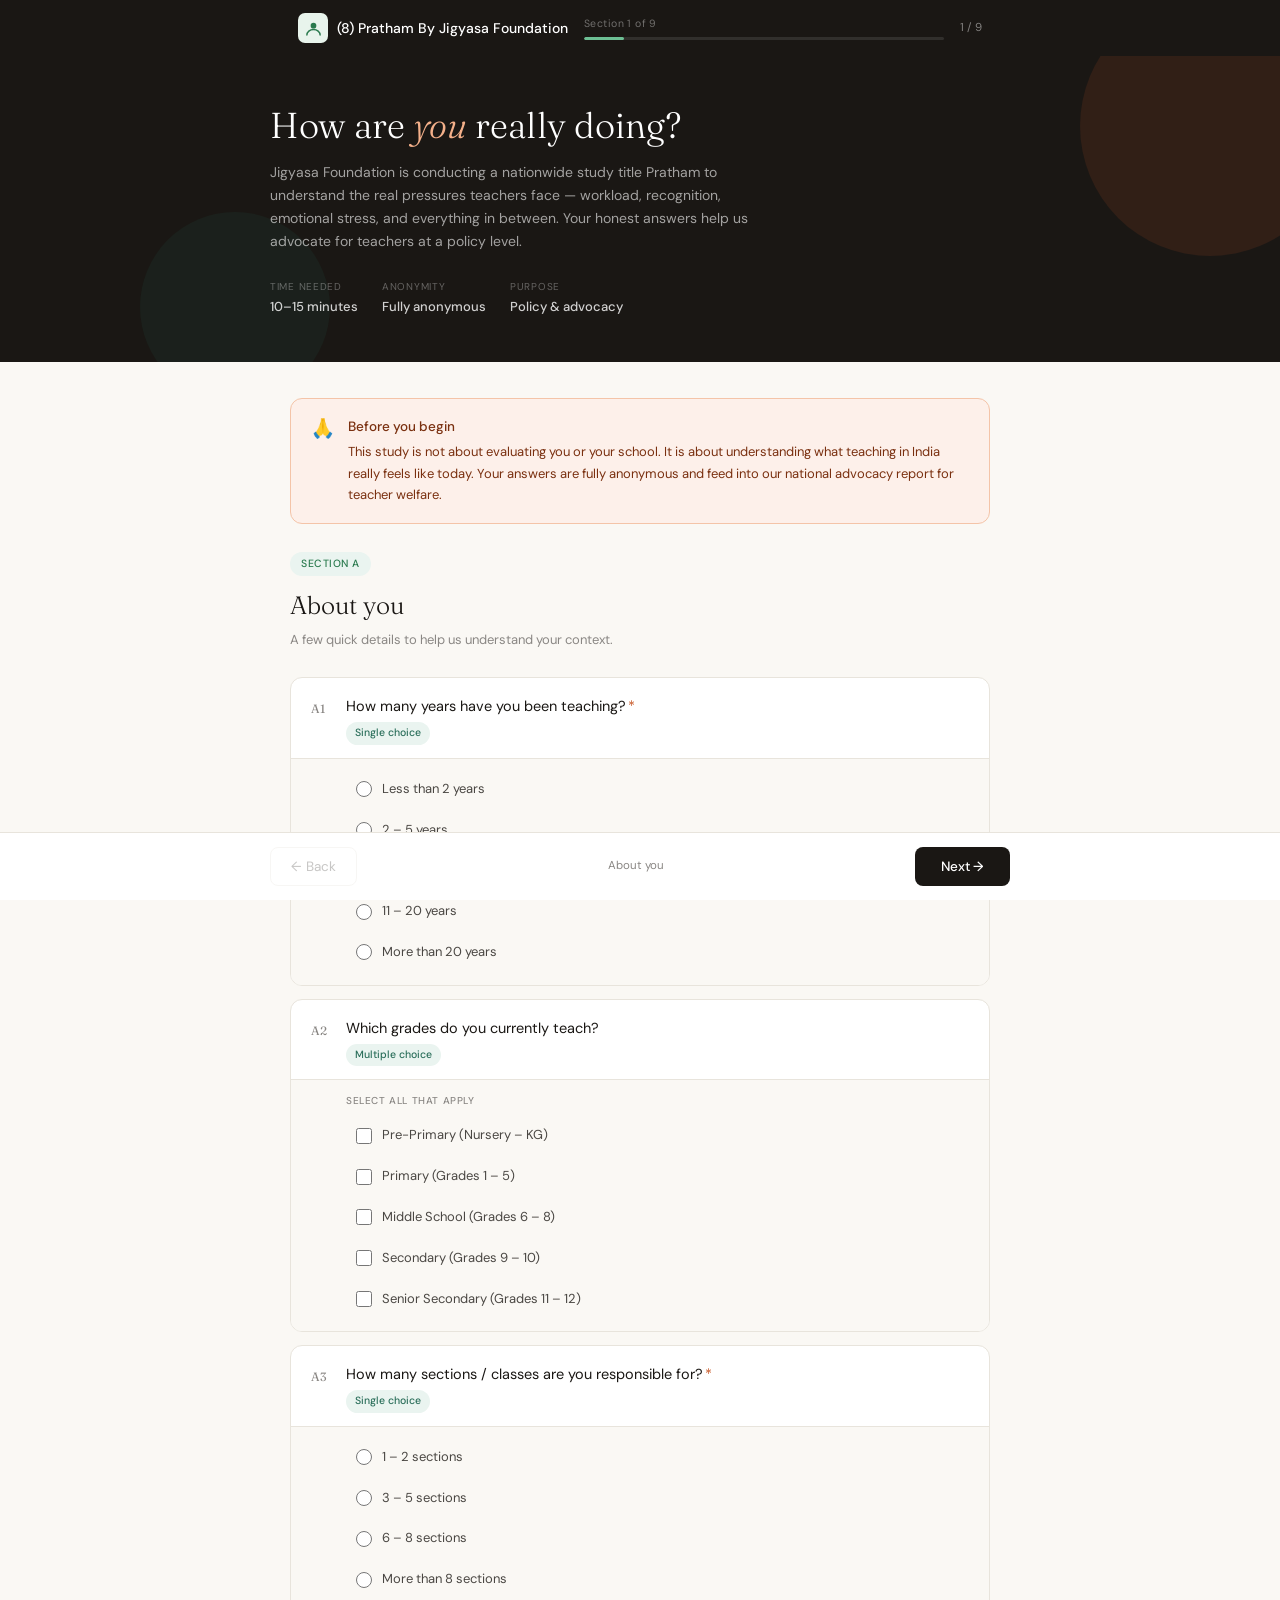
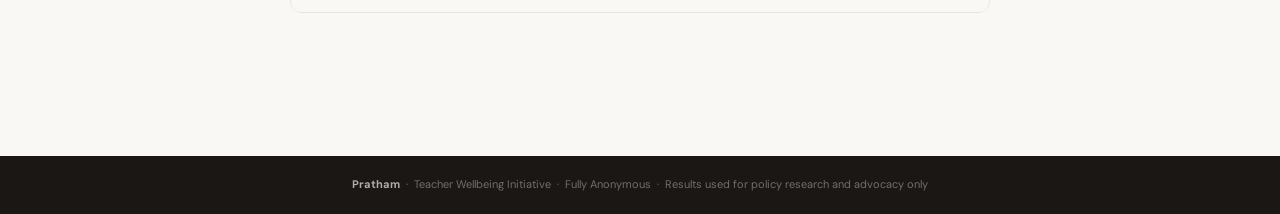
<file: Pratham_Teacher_Wellbeing_Survey_formed.html>
<!DOCTYPE html>
<html lang="en">
<head>
<meta charset="UTF-8">
<meta name="viewport" content="width=device-width, initial-scale=1.0">
<title>Pratham — Teacher Wellbeing Study 2026</title>
<link href="https://fonts.googleapis.com/css2?family=Fraunces:ital,wght@0,300;0,500;0,700;1,300;1,500&family=DM+Sans:wght@300;400;500&display=swap" rel="stylesheet">
<style>
*,*::before,*::after{box-sizing:border-box;margin:0;padding:0}
:root{
  --ink:#1a1714;--ink2:#4a4743;--ink3:#8a8784;
  --bg:#faf8f4;--surface:#fff;--border:#e8e4dc;
  --accent:#c85a2a;--accent-light:#fdf0ea;
  --green:#2a7a4e;--green-light:#eaf4f0;
  --tag-obj-bg:#eaf4f0;--tag-obj:#2a6e5a;
  --tag-sub-bg:#eaf0fc;--tag-sub:#2a4e8c;
}
html{scroll-behavior:smooth}
body{font-family:'DM Sans',sans-serif;background:var(--bg);color:var(--ink);font-size:15px;line-height:1.6;min-height:100vh}

/* TOPBAR */
.topbar{position:sticky;top:0;z-index:100;background:var(--ink)}
.topbar-inner{display:flex;align-items:center;gap:16px;padding:13px 28px;max-width:740px;margin:0 auto}
.p-logo{display:flex;align-items:center;gap:9px;flex-shrink:0}
.p-logo-icon{width:30px;height:30px;border-radius:7px;background:#e8f4ec;display:flex;align-items:center;justify-content:center}
.p-logo-text{font-size:14px;font-weight:500;color:#fff}
.prog-wrap{flex:1;display:flex;flex-direction:column;gap:4px}
.prog-lbl{font-size:10.5px;color:rgba(255,255,255,0.38);letter-spacing:.04em}
.prog-track{height:3px;background:rgba(255,255,255,0.1);border-radius:2px;overflow:hidden}
.prog-fill{height:100%;background:#6dbf94;border-radius:2px;transition:width .4s cubic-bezier(.4,0,.2,1)}
.step-ctr{font-size:11.5px;color:rgba(255,255,255,0.45);flex-shrink:0;white-space:nowrap}

/* HERO */
.hero{background:var(--ink);color:#fff;padding:48px 28px 44px;position:relative;overflow:hidden}
.hero::before{content:'';position:absolute;top:-60px;right:-60px;width:260px;height:260px;border-radius:50%;background:rgba(200,90,42,0.13);pointer-events:none}
.hero::after{content:'';position:absolute;bottom:-40px;left:140px;width:190px;height:190px;border-radius:50%;background:rgba(42,110,90,0.11);pointer-events:none}
.hero-in{max-width:740px;margin:0 auto;position:relative;z-index:1}
.hero h1{font-family:'Fraunces',serif;font-size:36px;font-weight:300;line-height:1.22;margin-bottom:13px}
.hero h1 em{font-style:italic;color:#f4b08a}
.hero p{font-size:14px;color:rgba(255,255,255,0.6);max-width:500px;line-height:1.65}
.hero-meta{display:flex;gap:24px;margin-top:26px;flex-wrap:wrap}
.hm-item{display:flex;flex-direction:column;gap:2px}
.hm-lbl{font-size:10px;text-transform:uppercase;letter-spacing:.07em;color:rgba(255,255,255,0.33)}
.hm-val{font-size:13px;color:rgba(255,255,255,0.8);font-weight:500}

/* WRAP */
.wrap{max-width:740px;margin:0 auto;padding:0 20px}

/* STAGE */
.stage{padding:36px 0 130px}

/* SECTION STEP */
.step{display:none}
.step.active{display:block;animation:fadeUp .28s ease}
@keyframes fadeUp{from{opacity:0;transform:translateY(12px)}to{opacity:1;transform:translateY(0)}}

/* SECTION HEAD */
.sec-pill{display:inline-flex;align-items:center;background:var(--green-light);color:var(--green);font-size:10.5px;font-weight:500;letter-spacing:.05em;text-transform:uppercase;padding:4px 11px;border-radius:100px;margin-bottom:9px}
.sec-title{font-family:'Fraunces',serif;font-size:25px;font-weight:300;margin-bottom:5px}
.sec-sub{font-size:13px;color:var(--ink3);margin-bottom:26px}

/* NOTICE */
.notice{background:var(--accent-light);border:1px solid #f4c4a8;border-radius:12px;padding:17px 20px;margin-bottom:26px;display:flex;gap:13px}
.notice-icon{font-size:19px;flex-shrink:0;line-height:1.4}
.notice-body{font-size:13px;color:#7a3010;line-height:1.65}
.notice-body strong{font-weight:500;display:block;margin-bottom:3px;font-size:13.5px}

/* Q CARD */
.q-card{background:var(--surface);border:1px solid var(--border);border-radius:12px;margin-bottom:13px;overflow:hidden}
.q-card.has-error{border-color:#f4b08a}
.q-card.has-error .err{display:block}
.q-top{display:flex;gap:13px;padding:18px 20px 13px}
.q-num{font-family:'Fraunces',serif;font-size:12px;color:var(--ink3);padding-top:3px;min-width:22px;flex-shrink:0}
.q-body{flex:1}
.q-text{font-size:14.5px;color:var(--ink);line-height:1.5;margin-bottom:4px}
.q-hint{font-size:11.5px;color:var(--ink3);font-style:italic;line-height:1.5;margin-bottom:7px}
.q-tags{display:flex;gap:5px;flex-wrap:wrap}
.tag{display:inline-flex;align-items:center;padding:3px 9px;border-radius:100px;font-size:10.5px;font-weight:500}
.tag.obj{background:var(--tag-obj-bg);color:var(--tag-obj)}
.tag.sub{background:var(--tag-sub-bg);color:var(--tag-sub)}
.req{color:var(--accent);margin-left:2px}

.q-inputs{background:#faf8f4;border-top:1px solid var(--border);padding:13px 20px 15px 55px}
.inputs-lbl{font-size:10px;text-transform:uppercase;letter-spacing:.06em;color:var(--ink3);margin-bottom:9px;font-weight:500}

/* OPTIONS */
.opt-list{display:flex;flex-direction:column;gap:6px}
.opt-lbl{display:flex;align-items:center;gap:10px;font-size:13px;color:var(--ink2);cursor:pointer;padding:7px 10px;border-radius:8px;transition:background .1s}
.opt-lbl:hover{background:rgba(0,0,0,0.03)}
.opt-lbl input[type="radio"],.opt-lbl input[type="checkbox"]{width:16px;height:16px;cursor:pointer;flex-shrink:0;accent-color:var(--accent)}

/* SCALE */
.scale-row{display:flex;gap:10px;align-items:flex-end;margin-bottom:6px}
.scale-btn{display:flex;flex-direction:column;align-items:center;gap:5px}
.scale-btn input[type="radio"]{width:22px;height:22px;cursor:pointer;accent-color:var(--accent)}
.scale-btn span{font-size:11.5px;color:var(--ink3)}
.scale-labels{display:flex;justify-content:space-between;font-size:11px;color:var(--ink3)}

/* TEXTAREA */
.q-textarea{width:100%;border:1px solid var(--border);border-radius:8px;padding:10px 13px;font-family:'DM Sans',sans-serif;font-size:13.5px;color:var(--ink);background:var(--surface);resize:vertical;min-height:80px;outline:none;transition:border-color .15s}
.q-textarea:focus{border-color:var(--accent)}
.q-textarea::placeholder{color:#ccc}
.q-textarea.tall{min-height:108px}
.q-text-input{width:100%;border:1px solid var(--border);border-radius:8px;padding:10px 13px;font-family:'DM Sans',sans-serif;font-size:13.5px;color:var(--ink);background:var(--surface);outline:none;transition:border-color .15s;height:42px}
.q-text-input:focus{border-color:var(--accent)}
.q-text-input::placeholder{color:#ccc}
.contact-grid{display:grid;grid-template-columns:1fr 1fr;gap:12px}
.contact-field{display:flex;flex-direction:column;gap:6px}
.contact-field label{font-size:12px;font-weight:500;color:var(--ink2)}
.contact-opt-badge{display:inline-block;background:#f1efe8;color:var(--ink3);font-size:10px;padding:2px 7px;border-radius:100px;margin-left:5px}
@media(max-width:480px){.contact-grid{grid-template-columns:1fr}}

/* ERROR */
.err{display:none;font-size:11.5px;color:var(--accent);margin-top:7px}

/* SUBMIT BOX */
.submit-box{background:var(--surface);border:1px solid var(--border);border-radius:12px;padding:26px 22px;text-align:center;margin-top:10px}
.submit-box p{font-size:13px;color:var(--ink3);margin-bottom:16px;line-height:1.7}

/* NAV BAR */
.nav-bar{position:fixed;bottom:0;left:0;right:0;background:var(--surface);border-top:1px solid var(--border);padding:14px 20px;z-index:90}
.nav-inner{max-width:740px;margin:0 auto;display:flex;align-items:center;justify-content:space-between;gap:12px}
.btn-back{background:none;border:1px solid var(--border);padding:10px 20px;border-radius:8px;font-family:'DM Sans',sans-serif;font-size:13.5px;color:var(--ink2);cursor:pointer;transition:background .1s}
.btn-back:hover{background:var(--bg)}
.btn-back:disabled{opacity:.3;cursor:default}
.btn-next{background:var(--ink);color:#fff;border:none;padding:11px 26px;border-radius:8px;font-family:'DM Sans',sans-serif;font-size:13.5px;font-weight:500;cursor:pointer;transition:background .12s,transform .1s;display:flex;align-items:center;gap:7px}
.btn-next:hover{background:#2a2520}
.btn-next:active{transform:scale(.98)}
.btn-next:disabled{opacity:.45;cursor:default}
.btn-next.green{background:var(--green)}
.btn-next.green:hover{background:#1f5e3a}
.nav-lbl{font-size:11.5px;color:var(--ink3)}

/* SUCCESS */
.success-screen{display:none;text-align:center;padding:80px 28px 120px;max-width:480px;margin:0 auto}
.success-icon{font-size:50px;margin-bottom:22px}
.success-title{font-family:'Fraunces',serif;font-size:28px;font-weight:300;margin-bottom:13px;line-height:1.3}
.success-text{font-size:14px;color:var(--ink3);line-height:1.7}

/* FOOTER */
.footer{background:var(--ink);color:rgba(255,255,255,0.38);text-align:center;padding:20px;font-size:11px}
.footer strong{color:rgba(255,255,255,0.65)}

@media(max-width:500px){
  .hero h1{font-size:26px}
  .hero{padding:32px 16px 32px}
  .topbar-inner{padding:11px 14px}
  .wrap{padding:0 14px}
  .q-inputs{padding-left:20px}
  .nav-lbl{display:none}
}
</style>
</head>
<body>

<!-- REPLACE 1RKSAUJA66FtQfiBwq1r1i4OjFRduNV8UEMfEIWPq-Ys with your actual Google Form ID -->
<!-- Entry IDs wired — Google Forms ready -->

<!-- STICKY TOP BAR -->
<div class="topbar">
  <div class="topbar-inner">
    <div class="p-logo">
      <div class="p-logo-icon">
        <svg width="17" height="17" viewBox="0 0 18 18" fill="none"><circle cx="9" cy="6" r="3" fill="#2a7a4e"/><path d="M2 16c0-3.314 3.134-6 7-6s7 2.686 7 6" stroke="#2a7a4e" stroke-width="1.5" stroke-linecap="round"/></svg>
      </div>
      <span class="p-logo-text">(8) Pratham By Jigyasa Foundation</span>
    </div>
    <div class="prog-wrap">
      <div class="prog-lbl" id="progLbl">Section 1 of 9</div>
      <div class="prog-track"><div class="prog-fill" id="progFill" style="width:11%"></div></div>
    </div>
    <div class="step-ctr" id="stepCtr">1 / 9</div>
  </div>
</div>

<!-- HERO — hidden after step 1 -->
<div class="hero" id="heroBlock">
  <div class="hero-in">
    <h1>How are <em>you</em> really doing?</h1>
    <p>Jigyasa Foundation is conducting a nationwide study title Pratham to understand the real pressures teachers face — workload, recognition, emotional stress, and everything in between. Your honest answers help us advocate for teachers at a policy level.</p>
    <div class="hero-meta">
      <div class="hm-item"><span class="hm-lbl">Time needed</span><span class="hm-val">10–15 minutes</span></div>
      <div class="hm-item"><span class="hm-lbl">Anonymity</span><span class="hm-val">Fully anonymous</span></div>
      <div class="hm-item"><span class="hm-lbl">Purpose</span><span class="hm-val">Policy &amp; advocacy</span></div>
    </div>
  </div>
</div>

<form id="surveyForm" novalidate autocomplete="off">
<div class="wrap"><div class="stage">

  <!-- SUCCESS -->
  <div class="success-screen" id="successScreen">
    <div class="success-icon">🌱</div>
    <div class="success-title">Thank you for your honesty.</div>
    <div class="success-text">Your response has been recorded anonymously. Jigyasa Foundation will use findings from this study to publish a national report on teacher wellbeing and advocate for better support structures for educators across India.</div>
  </div>

  <!-- STEP 1 — ABOUT YOU -->
  <div class="step active" id="step-1" data-label="About you">
    <div class="notice">
      <div class="notice-icon">🙏</div>
      <div class="notice-body">
        <strong>Before you begin</strong>
        This study is not about evaluating you or your school. It is about understanding what teaching in India really feels like today. Your answers are fully anonymous and feed into our national advocacy report for teacher welfare.
      </div>
    </div>
    <div class="sec-pill">Section A</div>
    <div class="sec-title">About you</div>
    <div class="sec-sub">A few quick details to help us understand your context.</div>

    <div class="q-card" id="card-a1">
      <div class="q-top"><div class="q-num">A1</div><div class="q-body">
        <div class="q-text">How many years have you been teaching?<span class="req">*</span></div>
        <div class="q-tags"><span class="tag obj">Single choice</span></div>
      </div></div>
      <div class="q-inputs">
        <div class="opt-list">
          <label class="opt-lbl"><input type="radio" name="entry.767535798" value="Less than 2 years"><span>Less than 2 years</span></label>
          <label class="opt-lbl"><input type="radio" name="entry.767535798" value="2 – 5 years"><span>2 – 5 years</span></label>
          <label class="opt-lbl"><input type="radio" name="entry.767535798" value="6 – 10 years"><span>6 – 10 years</span></label>
          <label class="opt-lbl"><input type="radio" name="entry.767535798" value="11 – 20 years"><span>11 – 20 years</span></label>
          <label class="opt-lbl"><input type="radio" name="entry.767535798" value="More than 20 years"><span>More than 20 years</span></label>
        </div>
        <div class="err">Please select an option to continue.</div>
      </div>
    </div>

    <div class="q-card">
      <div class="q-top"><div class="q-num">A2</div><div class="q-body">
        <div class="q-text">Which grades do you currently teach?</div>
        <div class="q-tags"><span class="tag obj">Multiple choice</span></div>
      </div></div>
      <div class="q-inputs">
        <div class="inputs-lbl">Select all that apply</div>
        <div class="opt-list">
          <label class="opt-lbl"><input type="checkbox" name="entry.850438723" value="Pre-Primary (Nursery – KG)"><span>Pre-Primary (Nursery – KG)</span></label>
          <label class="opt-lbl"><input type="checkbox" name="entry.850438723" value="Primary (Grades 1 – 5)"><span>Primary (Grades 1 – 5)</span></label>
          <label class="opt-lbl"><input type="checkbox" name="entry.850438723" value="Middle School (Grades 6 – 8)"><span>Middle School (Grades 6 – 8)</span></label>
          <label class="opt-lbl"><input type="checkbox" name="entry.850438723" value="Secondary (Grades 9 – 10)"><span>Secondary (Grades 9 – 10)</span></label>
          <label class="opt-lbl"><input type="checkbox" name="entry.850438723" value="Senior Secondary (Grades 11 – 12)"><span>Senior Secondary (Grades 11 – 12)</span></label>
        </div>
      </div>
    </div>

    <div class="q-card" id="card-a3">
      <div class="q-top"><div class="q-num">A3</div><div class="q-body">
        <div class="q-text">How many sections / classes are you responsible for?<span class="req">*</span></div>
        <div class="q-tags"><span class="tag obj">Single choice</span></div>
      </div></div>
      <div class="q-inputs">
        <div class="opt-list">
          <label class="opt-lbl"><input type="radio" name="entry.1939440516" value="1 – 2 sections"><span>1 – 2 sections</span></label>
          <label class="opt-lbl"><input type="radio" name="entry.1939440516" value="3 – 5 sections"><span>3 – 5 sections</span></label>
          <label class="opt-lbl"><input type="radio" name="entry.1939440516" value="6 – 8 sections"><span>6 – 8 sections</span></label>
          <label class="opt-lbl"><input type="radio" name="entry.1939440516" value="More than 8 sections"><span>More than 8 sections</span></label>
        </div>
        <div class="err">Please select an option to continue.</div>
      </div>
    </div>
  </div>

  <!-- STEP 2 — LESSON PLANNING -->
  <div class="step" id="step-2" data-label="Lesson planning">
    <div class="sec-pill">Section B</div>
    <div class="sec-title">Planning &amp; lesson preparation</div>
    <div class="sec-sub">How you prepare for class — and what it actually costs you.</div>

    <div class="q-card" id="card-b1">
      <div class="q-top"><div class="q-num">B1</div><div class="q-body">
        <div class="q-text">Do you create lesson plans before each class? If yes, how would you describe the experience?<span class="req">*</span></div>
        <div class="q-hint">Think about whether you find it valuable or more of a burden.</div>
        <div class="q-tags"><span class="tag obj">Single choice</span></div>
      </div></div>
      <div class="q-inputs">
        <div class="opt-list">
          <label class="opt-lbl"><input type="radio" name="entry.333072161" value="Yes — I create detailed plans and find them genuinely useful"><span>Yes — I create detailed plans and find them genuinely useful</span></label>
          <label class="opt-lbl"><input type="radio" name="entry.333072161" value="Yes — but it's time-consuming and feels like a checkbox exercise"><span>Yes — but it's time-consuming and feels like a checkbox exercise</span></label>
          <label class="opt-lbl"><input type="radio" name="entry.333072161" value="Sometimes — only for complex or new topics"><span>Sometimes — only for complex or new topics</span></label>
          <label class="opt-lbl"><input type="radio" name="entry.333072161" value="Rarely — I rely on experience and the textbook"><span>Rarely — I rely on experience and the textbook</span></label>
          <label class="opt-lbl"><input type="radio" name="entry.333072161" value="No — the school doesn't require it and I don't have time"><span>No — the school doesn't require it and I don't have time</span></label>
        </div>
        <div class="err">Please select an option to continue.</div>
      </div>
    </div>

    <div class="q-card" id="card-b2">
      <div class="q-top"><div class="q-num">B2</div><div class="q-body">
        <div class="q-text">On average, how much time do you spend preparing for one hour of teaching?<span class="req">*</span></div>
        <div class="q-tags"><span class="tag obj">Single choice</span></div>
      </div></div>
      <div class="q-inputs">
        <div class="opt-list">
          <label class="opt-lbl"><input type="radio" name="entry.269606732" value="Less than 15 minutes"><span>Less than 15 minutes</span></label>
          <label class="opt-lbl"><input type="radio" name="entry.269606732" value="15 – 30 minutes"><span>15 – 30 minutes</span></label>
          <label class="opt-lbl"><input type="radio" name="entry.269606732" value="30 – 60 minutes"><span>30 – 60 minutes</span></label>
          <label class="opt-lbl"><input type="radio" name="entry.269606732" value="More than 1 hour"><span>More than 1 hour</span></label>
        </div>
        <div class="err">Please select an option to continue.</div>
      </div>
    </div>

    <div class="q-card">
      <div class="q-top"><div class="q-num">B3</div><div class="q-body">
        <div class="q-text">What is the hardest part of planning a lesson? What slows you down the most?</div>
        <div class="q-hint">E.g. finding the right examples, handling different learning levels, estimating time per concept.</div>
        <div class="q-tags"><span class="tag sub">In your own words</span></div>
      </div></div>
      <div class="q-inputs"><textarea class="q-textarea" name="entry.1056235620" placeholder="Your answer here…"></textarea></div>
    </div>

    <div class="q-card">
      <div class="q-top"><div class="q-num">B4</div><div class="q-body">
        <div class="q-text">When it comes to lesson planning, what kind of support would genuinely help you the most?</div>
        <div class="q-hint">Think about the support structure that would actually make a difference — not technology.</div>
        <div class="q-tags"><span class="tag obj">Multiple choice</span></div>
      </div></div>
      <div class="q-inputs">
        <div class="inputs-lbl">Select all that apply</div>
        <div class="opt-list">
          <label class="opt-lbl"><input type="checkbox" name="entry.834986707" value="Auto-generate a lesson plan from the topic I'm teaching"><span>More free periods for planning during school hours</span></label>
          <label class="opt-lbl"><input type="checkbox" name="entry.834986707" value="Suggest activities and examples tailored to my students' level"><span>Ready-made lesson outlines or frameworks I can adapt</span></label>
          <label class="opt-lbl"><input type="checkbox" name="entry.834986707" value="Flag which students struggled with a concept last time"><span>Better information about which students are struggling with what</span></label>
          <label class="opt-lbl"><input type="checkbox" name="entry.834986707" value="Remind me where I left off and what comes next in the syllabus"><span>Collaboration time with other teachers of the same subject</span></label>
          <label class="opt-lbl"><input type="checkbox" name="entry.834986707" value="Help me differentiate the lesson for weak vs. strong learners"><span>Access to good examples and classroom activities</span></label>
        </div>
      </div>
    </div>
  </div>

  <!-- STEP 3 — NON-ACADEMIC WORK -->
  <div class="step" id="step-3" data-label="Beyond the classroom">
    <div class="sec-pill">Section C</div>
    <div class="sec-title">Beyond the classroom</div>
    <div class="sec-sub">The non-teaching responsibilities that quietly eat into your time.</div>

    <div class="q-card" id="card-c1">
      <div class="q-top"><div class="q-num">C1</div><div class="q-body">
        <div class="q-text">Which non-academic responsibilities do you handle regularly?<span class="req">*</span></div>
        <div class="q-tags"><span class="tag obj">Multiple choice</span></div>
      </div></div>
      <div class="q-inputs">
        <div class="inputs-lbl">Select all that apply</div>
        <div class="opt-list">
          <label class="opt-lbl"><input type="checkbox" name="entry.77671072" value="Planning or coordinating school events (annual day, sports day, etc.)"><span>Planning or coordinating school events (annual day, sports day, etc.)</span></label>
          <label class="opt-lbl"><input type="checkbox" name="entry.77671072" value="Organizing field trips or excursions"><span>Organizing field trips or excursions</span></label>
          <label class="opt-lbl"><input type="checkbox" name="entry.77671072" value="Filling in admin reports or registers"><span>Filling in admin reports or registers</span></label>
          <label class="opt-lbl"><input type="checkbox" name="entry.77671072" value="Managing student records or documentation"><span>Managing student records or documentation</span></label>
          <label class="opt-lbl"><input type="checkbox" name="entry.77671072" value="Coordinating with parents outside school hours"><span>Coordinating with parents outside school hours</span></label>
          <label class="opt-lbl"><input type="checkbox" name="entry.77671072" value="Supervising exams or conducting assessments"><span>Supervising exams or conducting assessments</span></label>
          <label class="opt-lbl"><input type="checkbox" name="entry.77671072" value="Duty roster work (morning assembly, lunch duty, etc.)"><span>Duty roster work (morning assembly, lunch duty, etc.)</span></label>
          <label class="opt-lbl"><input type="checkbox" name="entry.77671072" value="Other"><span>Other</span></label>
        </div>
        <div class="err">Please select at least one option.</div>
      </div>
    </div>

    <div class="q-card" id="card-c2">
      <div class="q-top"><div class="q-num">C2</div><div class="q-body">
        <div class="q-text">Roughly how many hours per week do you spend on non-teaching tasks?<span class="req">*</span></div>
        <div class="q-tags"><span class="tag obj">Single choice</span></div>
      </div></div>
      <div class="q-inputs">
        <div class="opt-list">
          <label class="opt-lbl"><input type="radio" name="entry.1768916338" value="Less than 2 hours"><span>Less than 2 hours</span></label>
          <label class="opt-lbl"><input type="radio" name="entry.1768916338" value="2 – 5 hours"><span>2 – 5 hours</span></label>
          <label class="opt-lbl"><input type="radio" name="entry.1768916338" value="5 – 10 hours"><span>5 – 10 hours</span></label>
          <label class="opt-lbl"><input type="radio" name="entry.1768916338" value="More than 10 hours"><span>More than 10 hours</span></label>
        </div>
        <div class="err">Please select an option to continue.</div>
      </div>
    </div>

    <div class="q-card">
      <div class="q-top"><div class="q-num">C3</div><div class="q-body">
        <div class="q-text">Which non-academic task feels most disorganized or frustrating? What would make it easier?</div>
        <div class="q-tags"><span class="tag sub">In your own words</span></div>
      </div></div>
      <div class="q-inputs"><textarea class="q-textarea" name="entry.260553820" placeholder="Your answer here…"></textarea></div>
    </div>
  </div>

  <!-- STEP 4 — PARENT COMMUNICATION -->
  <div class="step" id="step-4" data-label="Parent communication">
    <div class="sec-pill">Section D</div>
    <div class="sec-title">Parent engagement &amp; PTMs</div>
    <div class="sec-sub">How communication with families actually feels from your side.</div>

    <div class="q-card" id="card-d1">
      <div class="q-top"><div class="q-num">D1</div><div class="q-body">
        <div class="q-text">In your experience, how engaged are parents in Parent-Teacher Meetings?<span class="req">*</span></div>
        <div class="q-tags"><span class="tag obj">Single choice</span></div>
      </div></div>
      <div class="q-inputs">
        <div class="opt-list">
          <label class="opt-lbl"><input type="radio" name="entry.1874375114" value="Very engaged — most parents attend and have meaningful conversations"><span>Very engaged — most parents attend and have meaningful conversations</span></label>
          <label class="opt-lbl"><input type="radio" name="entry.1874375114" value="Mixed — some parents are engaged, others come just to go through the motions"><span>Mixed — some are engaged, others just go through the motions</span></label>
          <label class="opt-lbl"><input type="radio" name="entry.1874375114" value="Low — attendance is poor and conversations stay very surface level"><span>Low — attendance is poor and conversations stay surface level</span></label>
          <label class="opt-lbl"><input type="radio" name="entry.1874375114" value="It varies a lot by the student's performance"><span>It varies a lot by the student's performance</span></label>
        </div>
        <div class="err">Please select an option to continue.</div>
      </div>
    </div>

    <div class="q-card">
      <div class="q-top"><div class="q-num">D2</div><div class="q-body">
        <div class="q-text">What frustrates you most about parent communication? And what works well?</div>
        <div class="q-hint">Think about channels you use — WhatsApp, diary, phone calls — and how responsive parents tend to be.</div>
        <div class="q-tags"><span class="tag sub">In your own words</span></div>
      </div></div>
      <div class="q-inputs"><textarea class="q-textarea" name="entry.856726039" placeholder="Your answer here…"></textarea></div>
    </div>

    <div class="q-card" id="card-d3">
      <div class="q-top"><div class="q-num">D3</div><div class="q-body">
        <div class="q-text">How do you typically communicate with parents outside of PTMs?<span class="req">*</span></div>
        <div class="q-tags"><span class="tag obj">Multiple choice</span></div>
      </div></div>
      <div class="q-inputs">
        <div class="inputs-lbl">Select all that apply</div>
        <div class="opt-list">
          <label class="opt-lbl"><input type="checkbox" name="entry.1469628451" value="Student diary / planner"><span>Student diary / planner</span></label>
          <label class="opt-lbl"><input type="checkbox" name="entry.1469628451" value="WhatsApp (personal number)"><span>WhatsApp (personal number)</span></label>
          <label class="opt-lbl"><input type="checkbox" name="entry.1469628451" value="WhatsApp class group"><span>WhatsApp class group</span></label>
          <label class="opt-lbl"><input type="checkbox" name="entry.1469628451" value="School app or portal"><span>School app or portal</span></label>
          <label class="opt-lbl"><input type="checkbox" name="entry.1469628451" value="Phone call"><span>Phone call</span></label>
          <label class="opt-lbl"><input type="checkbox" name="entry.1469628451" value="Email"><span>Email</span></label>
          <label class="opt-lbl"><input type="checkbox" name="entry.1469628451" value="I mostly rely on parents coming to school"><span>I mostly rely on parents coming to school</span></label>
        </div>
        <div class="err">Please select at least one option.</div>
      </div>
    </div>

    <div class="q-card" id="card-d4">
      <div class="q-top"><div class="q-num">D4</div><div class="q-body">
        <div class="q-text">After you share information with parents, how often do they actually read and respond?<span class="req">*</span></div>
        <div class="q-tags"><span class="tag obj">Scale 1–5</span></div>
      </div></div>
      <div class="q-inputs">
        <div class="scale-row">
          <div class="scale-btn"><input type="radio" name="entry.767437887" value="1"><span>1</span></div>
          <div class="scale-btn"><input type="radio" name="entry.767437887" value="2"><span>2</span></div>
          <div class="scale-btn"><input type="radio" name="entry.767437887" value="3"><span>3</span></div>
          <div class="scale-btn"><input type="radio" name="entry.767437887" value="4"><span>4</span></div>
          <div class="scale-btn"><input type="radio" name="entry.767437887" value="5"><span>5</span></div>
        </div>
        <div class="scale-labels"><span>Rarely respond</span><span>Almost always respond</span></div>
        <div class="err">Please select a value.</div>
      </div>
    </div>
  </div>

  <!-- STEP 5 — FEEDBACK & PRESSURE -->
  <div class="step" id="step-5" data-label="Pressure & recognition">
    <div class="sec-pill">Section E</div>
    <div class="sec-title">Feedback, pressure &amp; wellbeing</div>
    <div class="sec-sub">How supported and heard you feel — the honest version.</div>

    <div class="q-card" id="card-e1">
      <div class="q-top"><div class="q-num">E1</div><div class="q-body">
        <div class="q-text">When you receive feedback from school leadership or peers, how do you typically feel?<span class="req">*</span></div>
        <div class="q-tags"><span class="tag obj">Single choice</span></div>
      </div></div>
      <div class="q-inputs">
        <div class="opt-list">
          <label class="opt-lbl"><input type="radio" name="entry.723945875" value="I welcome it — it helps me grow and I act on it"><span>I welcome it — it helps me grow and I act on it</span></label>
          <label class="opt-lbl"><input type="radio" name="entry.723945875" value="It depends — constructive feedback is fine, but criticism without support is hard"><span>It depends — constructive is fine, but criticism without support is hard</span></label>
          <label class="opt-lbl"><input type="radio" name="entry.723945875" value="I find it stressful, especially when I'm already stretched thin"><span>I find it stressful, especially when I'm already stretched thin</span></label>
          <label class="opt-lbl"><input type="radio" name="entry.723945875" value="I don't receive much feedback at all"><span>I don't receive much feedback at all</span></label>
        </div>
        <div class="err">Please select an option to continue.</div>
      </div>
    </div>

    <div class="q-card" id="card-e2">
      <div class="q-top"><div class="q-num">E2</div><div class="q-body">
        <div class="q-text">On an average school week, how pressurized do you feel?<span class="req">*</span></div>
        <div class="q-tags"><span class="tag obj">Scale 1–5</span></div>
      </div></div>
      <div class="q-inputs">
        <div class="scale-row">
          <div class="scale-btn"><input type="radio" name="entry.2051839158" value="1"><span>1</span></div>
          <div class="scale-btn"><input type="radio" name="entry.2051839158" value="2"><span>2</span></div>
          <div class="scale-btn"><input type="radio" name="entry.2051839158" value="3"><span>3</span></div>
          <div class="scale-btn"><input type="radio" name="entry.2051839158" value="4"><span>4</span></div>
          <div class="scale-btn"><input type="radio" name="entry.2051839158" value="5"><span>5</span></div>
        </div>
        <div class="scale-labels"><span>Very calm</span><span>Constantly overwhelmed</span></div>
        <div class="err">Please select a value.</div>
      </div>
    </div>

    <div class="q-card">
      <div class="q-top"><div class="q-num">E3</div><div class="q-body">
        <div class="q-text">What are the top 2 or 3 things that cause the most stress in your daily work?</div>
        <div class="q-hint">Be as specific as possible — these answers are the most valuable part of our research.</div>
        <div class="q-tags"><span class="tag sub">In your own words</span></div>
      </div></div>
      <div class="q-inputs"><textarea class="q-textarea" name="entry.778951121" placeholder="Your answer here…"></textarea></div>
    </div>

    <div class="q-card" id="card-e4">
      <div class="q-top"><div class="q-num">E4</div><div class="q-body">
        <div class="q-text">Do you feel your school gives you enough recognition for the effort you put in?<span class="req">*</span></div>
        <div class="q-tags"><span class="tag obj">Single choice</span></div>
      </div></div>
      <div class="q-inputs">
        <div class="opt-list">
          <label class="opt-lbl"><input type="radio" name="entry.1019401688" value="Yes, I feel genuinely valued"><span>Yes, I feel genuinely valued</span></label>
          <label class="opt-lbl"><input type="radio" name="entry.1019401688" value="Somewhat — recognition exists but it could be better"><span>Somewhat — recognition exists but could be better</span></label>
          <label class="opt-lbl"><input type="radio" name="entry.1019401688" value="Not really — the effort often goes unnoticed"><span>Not really — the effort often goes unnoticed</span></label>
          <label class="opt-lbl"><input type="radio" name="entry.1019401688" value="No — there is very little acknowledgement of the work teachers do"><span>No — very little acknowledgement of what teachers actually do</span></label>
        </div>
        <div class="err">Please select an option to continue.</div>
      </div>
    </div>
  </div>

  <!-- STEP 6 — LEARNING & GROWTH -->
  <div class="step" id="step-6" data-label="Your growth">
    <div class="sec-pill">Section F</div>
    <div class="sec-title">Your own learning &amp; growth</div>
    <div class="sec-sub">How you keep developing as an educator — when life allows it.</div>

    <div class="q-card" id="card-f1">
      <div class="q-top"><div class="q-num">F1</div><div class="q-body">
        <div class="q-text">Do you actively seek opportunities to improve your teaching?<span class="req">*</span></div>
        <div class="q-tags"><span class="tag obj">Single choice</span></div>
      </div></div>
      <div class="q-inputs">
        <div class="opt-list">
          <label class="opt-lbl"><input type="radio" name="entry.362636525" value="Yes — I regularly seek out new ideas and approaches"><span>Yes — I regularly seek out new ideas and approaches</span></label>
          <label class="opt-lbl"><input type="radio" name="entry.362636525" value="Sometimes — when time allows or when I feel stuck"><span>Sometimes — when time allows or when I feel stuck</span></label>
          <label class="opt-lbl"><input type="radio" name="entry.362636525" value="Rarely — I'm too busy with daily demands"><span>Rarely — I'm too busy with daily demands</span></label>
          <label class="opt-lbl"><input type="radio" name="entry.362636525" value="No — I feel I have enough experience to rely on"><span>No — I feel I have enough experience to rely on</span></label>
        </div>
        <div class="err">Please select an option to continue.</div>
      </div>
    </div>

    <div class="q-card">
      <div class="q-top"><div class="q-num">F2</div><div class="q-body">
        <div class="q-text">What kind of professional development would you find genuinely useful?</div>
        <div class="q-hint">Not what the school asks you to attend — what would you choose for yourself?</div>
        <div class="q-tags"><span class="tag obj">Multiple choice</span></div>
      </div></div>
      <div class="q-inputs">
        <div class="inputs-lbl">Select all that apply</div>
        <div class="opt-list">
          <label class="opt-lbl"><input type="checkbox" name="entry.1299410958" value="Pedagogy — better ways to explain and teach concepts"><span>Pedagogy — better ways to explain and teach concepts</span></label>
          <label class="opt-lbl"><input type="checkbox" name="entry.1299410958" value="Child psychology and classroom behaviour management"><span>Child psychology and classroom behaviour management</span></label>
          <label class="opt-lbl"><input type="checkbox" name="entry.1299410958" value="Subject-specific deep dives"><span>Subject-specific deep dives</span></label>
          <label class="opt-lbl"><input type="checkbox" name="entry.1299410958" value="How to handle students with learning difficulties"><span>How to handle students with learning difficulties</span></label>
          <label class="opt-lbl"><input type="checkbox" name="entry.1299410958" value="Using technology effectively in teaching"><span>Using technology effectively in teaching</span></label>
          <label class="opt-lbl"><input type="checkbox" name="entry.1299410958" value="Personal wellbeing and managing stress"><span>Personal wellbeing and managing stress</span></label>
          <label class="opt-lbl"><input type="checkbox" name="entry.1299410958" value="Parent communication and engagement strategies"><span>Parent communication and engagement strategies</span></label>
        </div>
      </div>
    </div>

    <div class="q-card">
      <div class="q-top"><div class="q-num">F3</div><div class="q-body">
        <div class="q-text">If you could learn one thing that would make you significantly better in the classroom, what would it be?</div>
        <div class="q-tags"><span class="tag sub">In your own words</span></div>
      </div></div>
      <div class="q-inputs"><textarea class="q-textarea" name="entry.671189568" placeholder="Your answer here…"></textarea></div>
    </div>

    <div class="q-card">
      <div class="q-top"><div class="q-num">F4</div><div class="q-body">
        <div class="q-text">What is your preferred format for professional development?</div>
        <div class="q-tags"><span class="tag obj">Multiple choice</span></div>
      </div></div>
      <div class="q-inputs">
        <div class="inputs-lbl">Select all that apply</div>
        <div class="opt-list">
          <label class="opt-lbl"><input type="checkbox" name="entry.1232891798" value="Short audio clips I can listen to during free time (3 – 5 min)"><span>Short audio clips I can listen to during free time (3–5 min)</span></label>
          <label class="opt-lbl"><input type="checkbox" name="entry.1232891798" value="Video lessons at my own pace"><span>Video lessons at my own pace</span></label>
          <label class="opt-lbl"><input type="checkbox" name="entry.1232891798" value="Structured workshops with peers"><span>Structured workshops with peers</span></label>
          <label class="opt-lbl"><input type="checkbox" name="entry.1232891798" value="Reading articles or PDFs"><span>Reading articles or PDFs</span></label>
          <label class="opt-lbl"><input type="checkbox" name="entry.1232891798" value="One-on-one mentoring or observation sessions"><span>One-on-one mentoring or observation sessions</span></label>
        </div>
      </div>
    </div>
  </div>

  <!-- STEP 7 — TECHNOLOGY -->
  <div class="step" id="step-7" data-label="Technology & tools">
    <div class="sec-pill">Section G</div>
    <div class="sec-title">Technology &amp; how you work</div>
    <div class="sec-sub">Your relationship with digital tools in a school context.</div>

    <div class="q-card">
      <div class="q-top"><div class="q-num">G1</div><div class="q-body">
        <div class="q-text">Which tasks do you currently manage using your phone or a digital tool?</div>
        <div class="q-tags"><span class="tag obj">Multiple choice</span></div>
      </div></div>
      <div class="q-inputs">
        <div class="inputs-lbl">Select all that apply</div>
        <div class="opt-list">
          <label class="opt-lbl"><input type="checkbox" name="entry.1384776476" value="Marking attendance"><span>Marking attendance</span></label>
          <label class="opt-lbl"><input type="checkbox" name="entry.1384776476" value="Tracking syllabus progress"><span>Tracking syllabus progress</span></label>
          <label class="opt-lbl"><input type="checkbox" name="entry.1384776476" value="Sending messages to parents"><span>Sending messages to parents</span></label>
          <label class="opt-lbl"><input type="checkbox" name="entry.1384776476" value="Checking / setting homework"><span>Checking / setting homework</span></label>
          <label class="opt-lbl"><input type="checkbox" name="entry.1384776476" value="Preparing assessments or question papers"><span>Preparing assessments or question papers</span></label>
          <label class="opt-lbl"><input type="checkbox" name="entry.1384776476" value="Recording student grades or performance"><span>Recording student grades or performance</span></label>
          <label class="opt-lbl"><input type="checkbox" name="entry.1384776476" value="None — I prefer paper-based methods"><span>None — I prefer paper-based methods</span></label>
        </div>
      </div>
    </div>

    <div class="q-card" id="card-g2">
      <div class="q-top"><div class="q-num">G2</div><div class="q-body">
        <div class="q-text">How comfortable are you with using a new digital system for school work?<span class="req">*</span></div>
        <div class="q-tags"><span class="tag obj">Scale 1–5</span></div>
      </div></div>
      <div class="q-inputs">
        <div class="scale-row">
          <div class="scale-btn"><input type="radio" name="entry.50953561" value="1"><span>1</span></div>
          <div class="scale-btn"><input type="radio" name="entry.50953561" value="2"><span>2</span></div>
          <div class="scale-btn"><input type="radio" name="entry.50953561" value="3"><span>3</span></div>
          <div class="scale-btn"><input type="radio" name="entry.50953561" value="4"><span>4</span></div>
          <div class="scale-btn"><input type="radio" name="entry.50953561" value="5"><span>5</span></div>
        </div>
        <div class="scale-labels"><span>Very uncomfortable</span><span>Very comfortable</span></div>
        <div class="err">Please select a value.</div>
      </div>
    </div>

    <div class="q-card">
      <div class="q-top"><div class="q-num">G3</div><div class="q-body">
        <div class="q-text">When your school has introduced a new digital system or process, what has been your experience?</div>
        <div class="q-hint">Think about whether it added to your workload or actually helped.</div>
        <div class="q-tags"><span class="tag sub">In your own words</span></div>
      </div></div>
      <div class="q-inputs"><textarea class="q-textarea" name="entry.676299490" placeholder="Your answer here…"></textarea></div>
    </div>

    <div class="q-card">
      <div class="q-top"><div class="q-num">G4</div><div class="q-body">
        <div class="q-text">If you had more administrative or logistical support, which part of your work would benefit most?</div>
        <div class="q-hint">Think about tasks that eat into your time but don't directly involve teaching students.</div>
        <div class="q-tags"><span class="tag sub">In your own words</span></div>
      </div></div>
      <div class="q-inputs"><textarea class="q-textarea" name="entry.828742490" placeholder="Your answer here…"></textarea></div>
    </div>
  </div>

  <!-- STEP 8 — STUDENTS -->
  <div class="step" id="step-8" data-label="Inside the classroom">
    <div class="sec-pill">Section H</div>
    <div class="sec-title">Students &amp; the classroom</div>
    <div class="sec-sub">What happens inside the room where it matters most.</div>

    <div class="q-card" id="card-h1">
      <div class="q-top"><div class="q-num">H1</div><div class="q-body">
        <div class="q-text">In a typical class, how well are you able to identify and support students who are falling behind?<span class="req">*</span></div>
        <div class="q-tags"><span class="tag obj">Single choice</span></div>
      </div></div>
      <div class="q-inputs">
        <div class="opt-list">
          <label class="opt-lbl"><input type="radio" name="entry.1588940481" value="I can usually spot them and give them attention in class"><span>I can usually spot them and give them attention in class</span></label>
          <label class="opt-lbl"><input type="radio" name="entry.1588940481" value="I can spot them but don't have enough time in class to help them individually"><span>I can spot them but don't have enough time to help individually</span></label>
          <label class="opt-lbl"><input type="radio" name="entry.1588940481" value="It's hard — with 30+ students, individual attention is nearly impossible"><span>It's hard — with 30+ students, individual attention is nearly impossible</span></label>
          <label class="opt-lbl"><input type="radio" name="entry.1588940481" value="I rely mostly on test results to know who is struggling"><span>I rely mostly on test results to know who is struggling</span></label>
        </div>
        <div class="err">Please select an option to continue.</div>
      </div>
    </div>

    <div class="q-card">
      <div class="q-top"><div class="q-num">H2</div><div class="q-body">
        <div class="q-text">What is the biggest challenge you face in keeping students engaged in your lessons?</div>
        <div class="q-tags"><span class="tag sub">In your own words</span></div>
      </div></div>
      <div class="q-inputs"><textarea class="q-textarea" name="entry.1195986348" placeholder="Your answer here…"></textarea></div>
    </div>

    <div class="q-card">
      <div class="q-top"><div class="q-num">H3</div><div class="q-body">
        <div class="q-text">When a student doesn't grasp a concept even after you've taught it, what do you usually do?</div>
        <div class="q-tags"><span class="tag obj">Multiple choice</span></div>
      </div></div>
      <div class="q-inputs">
        <div class="inputs-lbl">Select all that apply</div>
        <div class="opt-list">
          <label class="opt-lbl"><input type="checkbox" name="entry.1457621636" value="Reteach the concept using a different explanation or example"><span>Reteach using a different explanation or example</span></label>
          <label class="opt-lbl"><input type="checkbox" name="entry.1457621636" value="Ask another student to explain it to them (peer teaching)"><span>Ask another student to explain it (peer teaching)</span></label>
          <label class="opt-lbl"><input type="checkbox" name="entry.1457621636" value="Give them extra practice work"><span>Give them extra practice work</span></label>
          <label class="opt-lbl"><input type="checkbox" name="entry.1457621636" value="Inform the parents and request home support"><span>Inform the parents and request home support</span></label>
          <label class="opt-lbl"><input type="checkbox" name="entry.1457621636" value="Move on — the class cannot wait for one student"><span>Move on — the class cannot wait for one student</span></label>
          <label class="opt-lbl"><input type="checkbox" name="entry.1457621636" value="I don't always know which students haven't grasped it"><span>I don't always know which students haven't grasped it</span></label>
        </div>
      </div>
    </div>
  </div>

  <!-- STEP 9 — FINAL -->
  <div class="step" id="step-9" data-label="Your voice">
    <div class="sec-pill">Section I · Final</div>
    <div class="sec-title">In your own words</div>
    <div class="sec-sub">The most important part of the entire survey — just two questions, then you're done.</div>

    <!-- I1 -->
    <div class="q-card">
      <div class="q-top"><div class="q-num">I1</div><div class="q-body">
        <div class="q-text">If you could change one thing about how you spend your time as a teacher — what would it be, and why?</div>
        <div class="q-hint">There is no right answer. This is the most valuable question in our entire study.</div>
        <div class="q-tags"><span class="tag sub">In your own words</span></div>
      </div></div>
      <div class="q-inputs"><textarea class="q-textarea tall" name="entry.989497172" placeholder="Your answer here…"></textarea></div>
    </div>

    <!-- I2 -->
    <div class="q-card">
      <div class="q-top"><div class="q-num">I2</div><div class="q-body">
        <div class="q-text">Is there anything else you'd like us to know — something this survey didn't ask?</div>
        <div class="q-tags"><span class="tag sub">In your own words</span></div>
      </div></div>
      <div class="q-inputs"><textarea class="q-textarea tall" name="entry.2011322578" placeholder="Your answer here…"></textarea></div>
    </div>

    <!-- CONTACT — optional, framed as follow-up -->
    <div class="q-card" style="border-style:dashed;border-color:#d4cfca;">
      <div class="q-top"><div class="q-num" style="color:#b0ada8;">✉</div><div class="q-body">
        <div class="q-text" style="font-size:14px;">Would you like to receive the findings of this study when we publish?</div>
        <div class="q-hint">Completely optional. Share your details only if you'd like us to keep you informed. We will never contact you for any other purpose.</div>
        <div class="q-tags"><span class="tag" style="background:#f1efe8;color:var(--ink3);">All fields optional</span></div>
      </div></div>
      <div class="q-inputs" style="padding-left:20px;">

        <!-- Designation — full width -->
        <div class="contact-field" style="margin-bottom:12px;">
          <label>Designation <span class="contact-opt-badge">optional</span></label>
          <!-- REPLACE entry.2089035308 -->
          <select class="q-text-input" name="entry.2089035308" style="cursor:pointer;appearance:auto;">
            <option value="">— Select your role —</option>
            <option value="Teacher">Teacher</option>
            <option value="Senior Teacher / Subject Head">Senior Teacher / Subject Head</option>
            <option value="Class Teacher">Class Teacher</option>
            <option value="Head of Department">Head of Department</option>
            <option value="Vice Principal">Vice Principal</option>
            <option value="Principal">Principal</option>
            <option value="Other">Other</option>
          </select>
        </div>

        <!-- Email + Phone — side by side -->
        <div class="contact-grid">
          <div class="contact-field">
            <label>Email address <span class="contact-opt-badge">optional</span></label>
            <!-- REPLACE entry.997379561 -->
            <input class="q-text-input" type="email" name="entry.997379561" placeholder="you@example.com">
          </div>
          <div class="contact-field">
            <label>Phone number <span class="contact-opt-badge">optional</span></label>
            <!-- REPLACE entry.1632008366 -->
            <input class="q-text-input" type="tel" name="entry.1632008366" placeholder="+91 98765 43210">
          </div>
        </div>

      </div>
    </div>

    <div class="submit-box">
      <p>Your answers are fully anonymous. Contact details above are <em>only</em> used to share study findings with you — nothing else, ever.</p>
      <button type="submit" class="btn-next green" id="submitBtn" style="padding:13px 32px;font-size:14.5px;">Submit my response →</button>
      <div id="submitStatus"></div>
    </div>
  </div>

</div></div><!-- /stage /wrap -->
</form>

<div class="footer">
  <strong>Pratham</strong> &nbsp;·&nbsp; Teacher Wellbeing Initiative &nbsp;·&nbsp; Fully Anonymous &nbsp;·&nbsp; Results used for policy research and advocacy only
</div>

<!-- FIXED NAV -->
<div class="nav-bar" id="navBar">
  <div class="nav-inner">
    <button class="btn-back" id="btnBack" disabled>← Back</button>
    <span class="nav-lbl" id="navLbl">About you</span>
    <button class="btn-next" id="btnNext">Next →</button>
  </div>
</div>

<script>
var FORM_ID='1RKSAUJA66FtQfiBwq1r1i4OjFRduNV8UEMfEIWPq-Ys';
var PROXY_URL='https://script.google.com/macros/s/AKfycbyTbNIcmz1frT6HI0gANnOAEQYFBxIMe3eoCD11_8Oo59MWdjaElT2ngn50FvFp9SDI/exec';
var TOTAL=9, cur=1;

var REQUIRED={
  1:[['card-a1','radio'],['card-a3','radio']],
  2:[['card-b1','radio'],['card-b2','radio']],
  3:[['card-c1','checkbox'],['card-c2','radio']],
  4:[['card-d1','radio'],['card-d3','checkbox'],['card-d4','radio']],
  5:[['card-e1','radio'],['card-e2','radio'],['card-e4','radio']],
  6:[['card-f1','radio']],
  7:[['card-g2','radio']],
  8:[['card-h1','radio']],
  9:[]
};

function ui(){
  document.querySelectorAll('.step').forEach(function(e){e.classList.remove('active')});
  var s=document.getElementById('step-'+cur);
  s.classList.add('active');
  document.getElementById('heroBlock').style.display=cur===1?'':'none';
  var pct=Math.round((cur/TOTAL)*100);
  document.getElementById('progFill').style.width=pct+'%';
  document.getElementById('progLbl').textContent='Section '+cur+' of '+TOTAL;
  document.getElementById('stepCtr').textContent=cur+' / '+TOTAL;
  document.getElementById('navLbl').textContent=s.getAttribute('data-label')||'';
  document.getElementById('btnBack').disabled=cur===1;
  var nb=document.getElementById('btnNext');
  var nb2=document.getElementById('navBar');
  if(cur===TOTAL){nb2.style.display='none'}
  else{
    nb2.style.display='';
    nb.textContent=cur===TOTAL-1?'Last section →':'Next →';
  }
  window.scrollTo({top:0,behavior:'smooth'});
}

function validate(n){
  var reqs=REQUIRED[n]||[],first=null;
  document.querySelectorAll('.q-card.has-error').forEach(function(e){e.classList.remove('has-error')});
  reqs.forEach(function(r){
    var card=document.getElementById(r[0]);
    if(!card)return;
    var ok=Array.from(card.querySelectorAll('input[type="'+r[1]+'"]')).some(function(i){return i.checked});
    if(!ok){card.classList.add('has-error');if(!first)first=card}
  });
  if(first){first.scrollIntoView({behavior:'smooth',block:'center'});return false}
  return true;
}

document.getElementById('btnNext').addEventListener('click',function(){
  if(!validate(cur))return;
  if(cur<TOTAL){cur++;ui()}
});
document.getElementById('btnBack').addEventListener('click',function(){
  if(cur>1){cur--;ui()}
});

document.getElementById('surveyForm').addEventListener('submit',function(e){
  e.preventDefault();
  var btn=document.getElementById('submitBtn'),st=document.getElementById('submitStatus');
  btn.disabled=true;btn.textContent='Submitting…';

  // Collect form data into a JSON object, arrays for checkboxes
  var form=document.getElementById('surveyForm');
  var payload={};

  form.querySelectorAll('input,select,textarea').forEach(function(el){
    if(!el.name)return;
    if((el.type==='radio'||el.type==='checkbox')&&!el.checked)return;
    if(payload[el.name]){
      // Already exists — make it an array (for checkboxes)
      if(!Array.isArray(payload[el.name])) payload[el.name]=[payload[el.name]];
      payload[el.name].push(el.value);
    } else {
      payload[el.name]=el.value;
    }
  });

  // POST to Apps Script proxy as JSON — proxy forwards to Google Forms server-side
  fetch(PROXY_URL, {
    method: 'POST',
    body: JSON.stringify(payload)
  })
  .then(function(r){ return r.json(); })
  .then(function(data){
    if(data.success){
      document.querySelectorAll('.step').forEach(function(e){e.classList.remove('active')});
      document.getElementById('heroBlock').style.display='none';
      document.getElementById('navBar').style.display='none';
      document.getElementById('progFill').style.width='100%';
      document.getElementById('progLbl').textContent='Complete';
      document.getElementById('stepCtr').textContent='✓';
      document.getElementById('successScreen').style.display='block';
      window.scrollTo({top:0,behavior:'smooth'});
    } else {
      btn.disabled=false;
      btn.textContent='Submit my response →';
      showError();
    }
  })
  .catch(function(){
    btn.disabled=false;
    btn.textContent='Submit my response →';
    showError();
  });
});

function showError(){
  var st=document.getElementById('submitStatus');
  st.innerHTML='<div style="margin-top:16px;background:#fdf0ea;border:1px solid #f4c4a8;border-radius:10px;padding:16px 18px;text-align:left;">'
    +'<div style="font-size:13.5px;font-weight:500;color:#7a3010;margin-bottom:6px;">⚠️ Something went wrong with your submission</div>'
    +'<div style="font-size:13px;color:#7a3010;line-height:1.6;">Your answers are safe — please don\'t close this page. '
    +'Try clicking <strong>Submit</strong> again. If the problem persists, please take a screenshot of this page and share it with us at '
    +'<a href="mailto:purohitnikhil4u@gmail.com" style="color:#c85a2a;font-weight:500;">purohitnikhil4u@gmail.com</a> '
    +'and we will record your response manually.</div>'
    +'</div>';
}

ui();
</script>
</body>
</html>
</file>
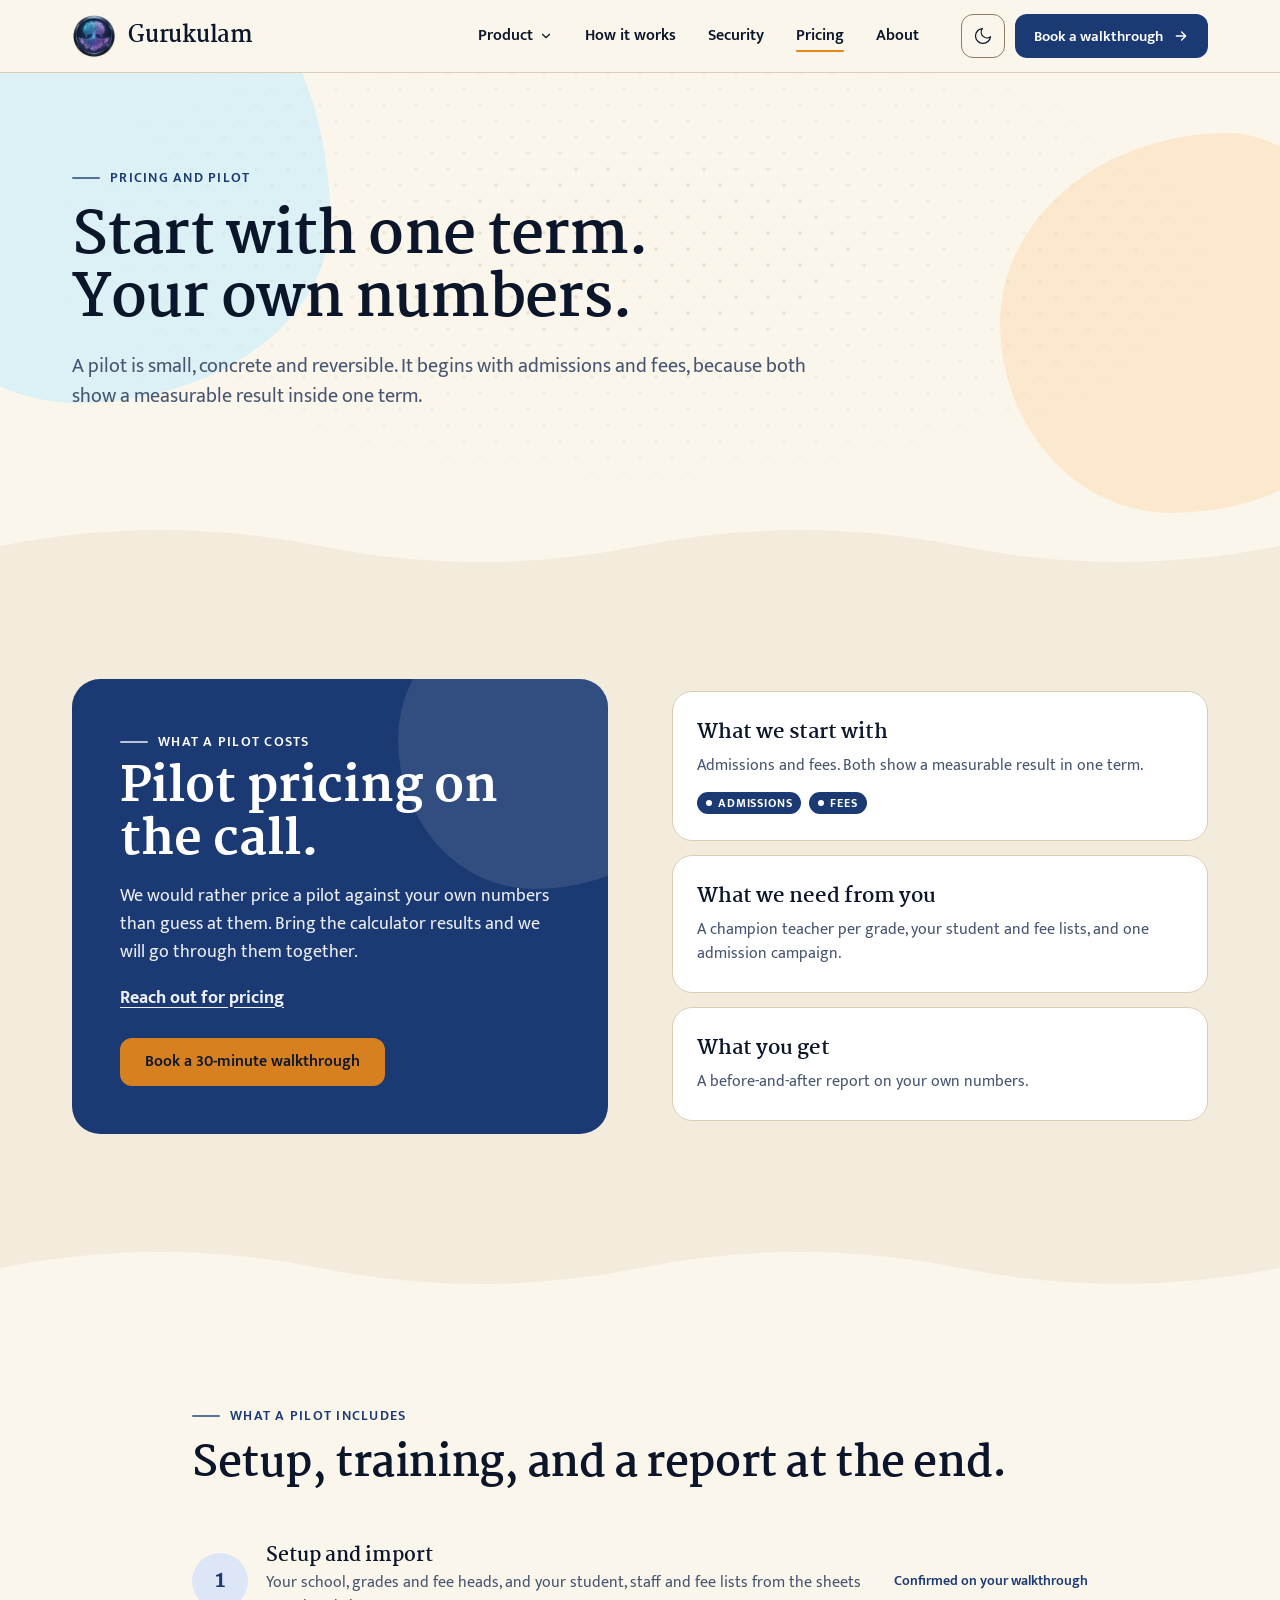
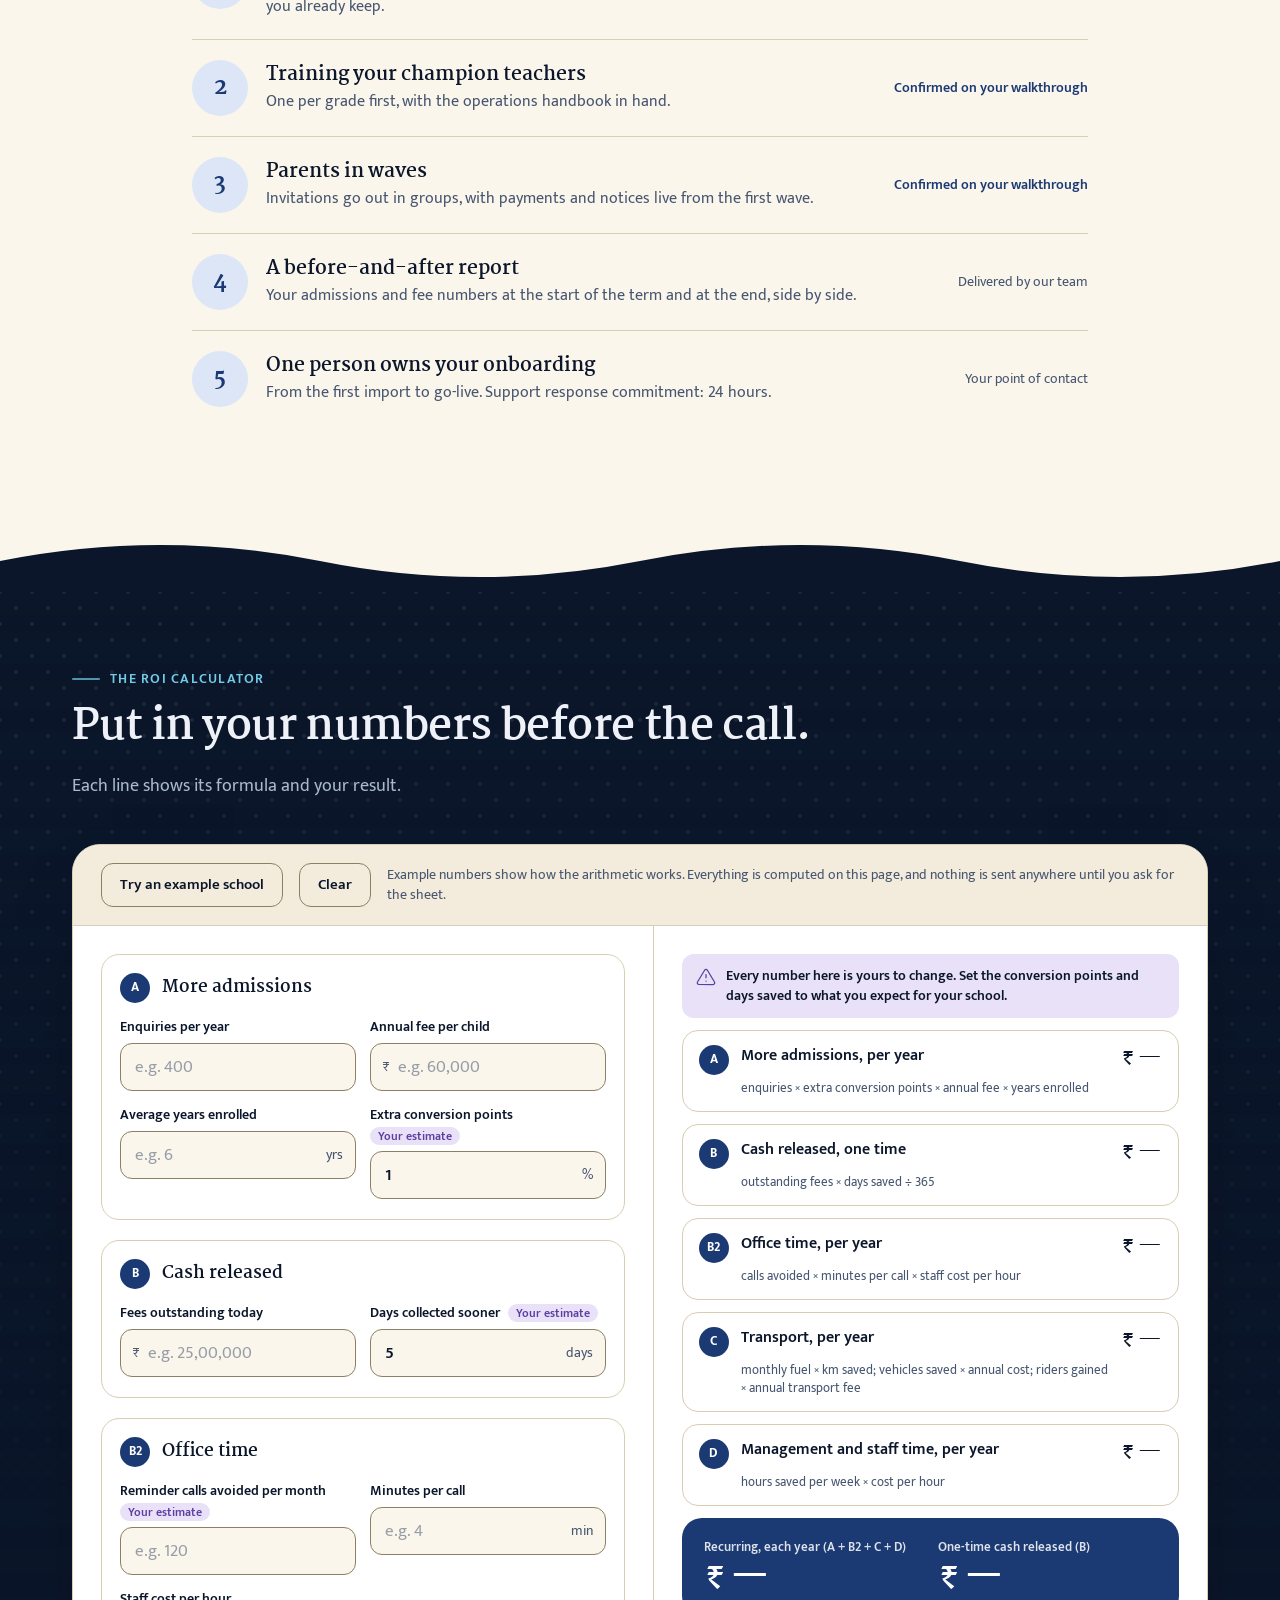
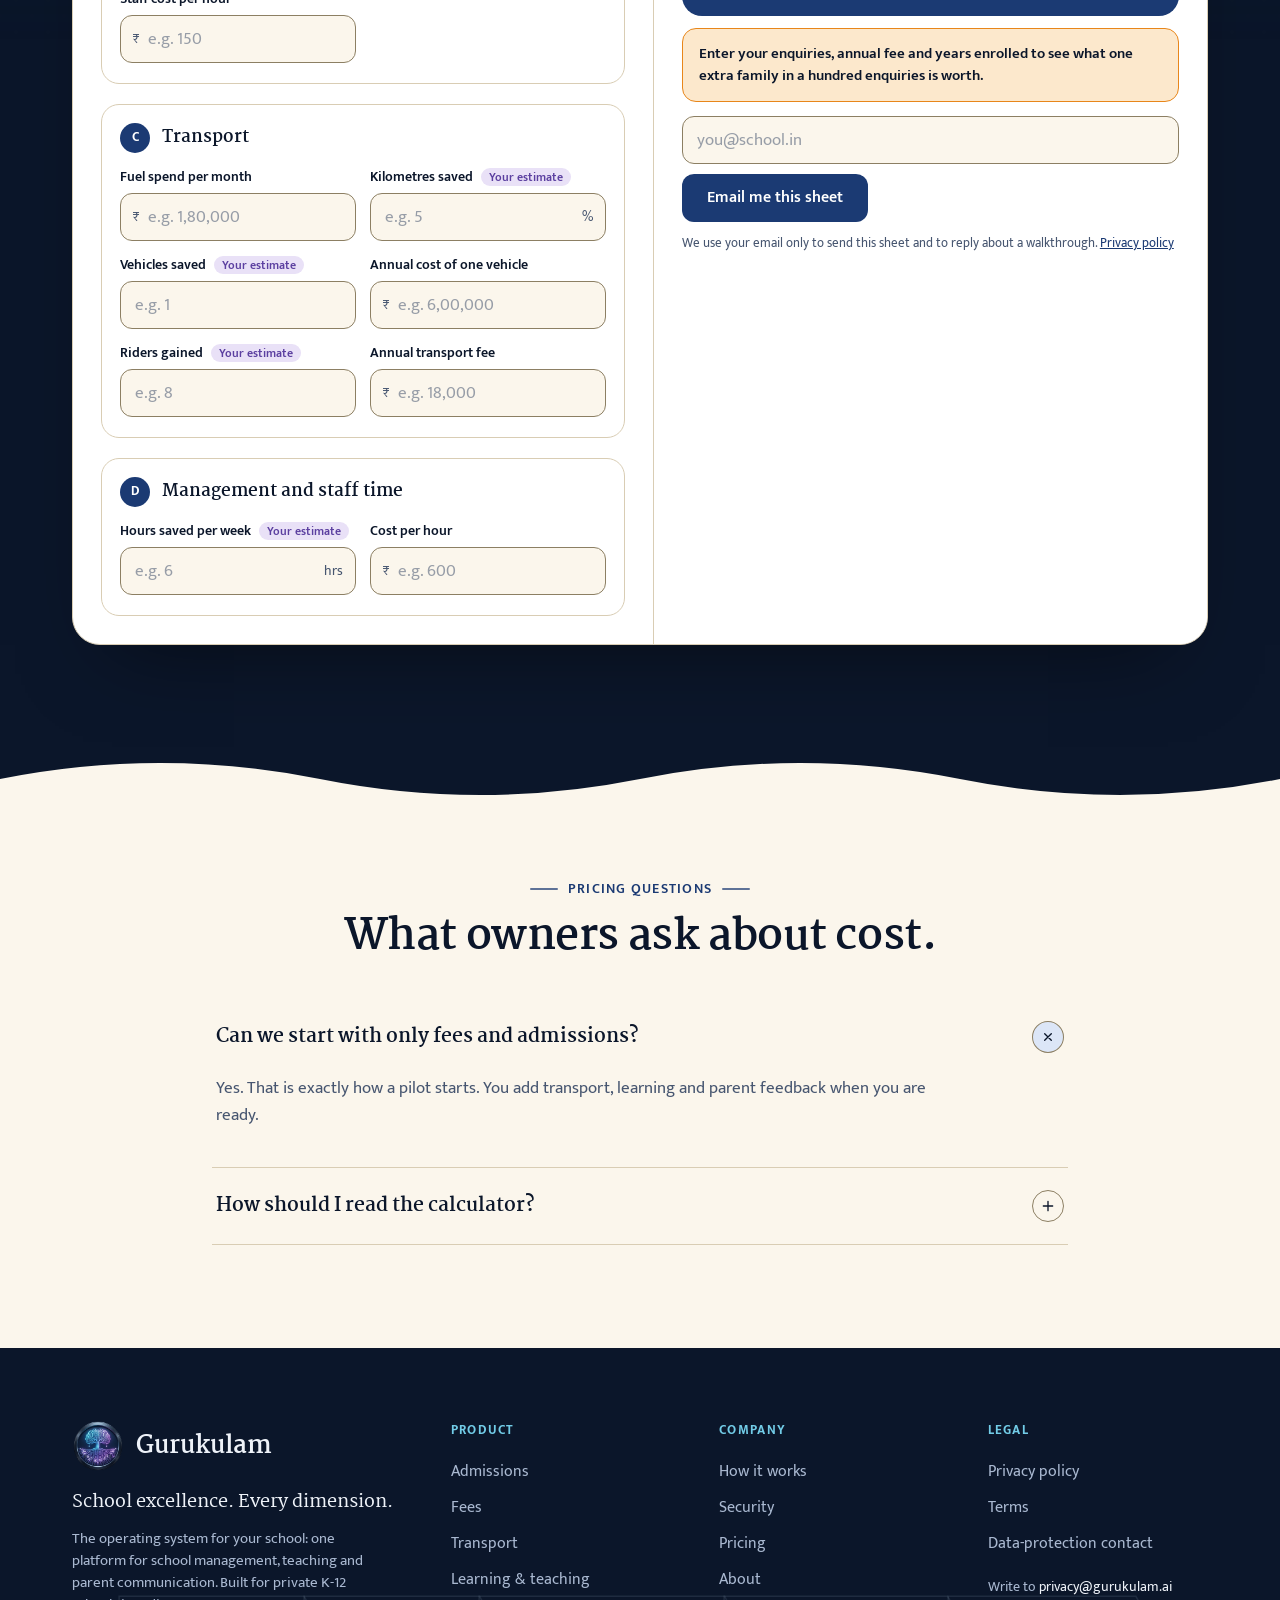
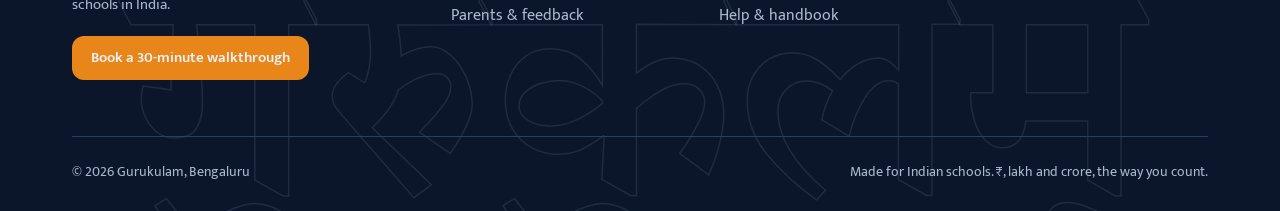
<file: pricing.html>
<!doctype html>
<html lang="en">
<head>
<meta charset="utf-8">
<meta name="viewport" content="width=device-width, initial-scale=1">
<title>Pricing and pilot · Gurukulam</title>
<meta name="description" content="Start with one term, admissions and fees first, on your own numbers. Try the ROI calculator.">
<meta property="og:title" content="Pricing and pilot · Gurukulam">
<meta property="og:description" content="Start with one term, admissions and fees first, on your own numbers. Try the ROI calculator.">
<meta name="theme-color" content="#0b162a">
<script>
/* scroll-in is on only when scripting works and motion is allowed; if site.js never reports ready, show everything */
(function(){var d=document.documentElement;if(window.matchMedia&&matchMedia('(prefers-reduced-motion: reduce)').matches)return;d.classList.add('js');setTimeout(function(){if(!window.__rvReady)d.classList.remove('js')},3000)})();
</script>
<link rel="icon" href="assets/img/logo.png">
<link rel="preconnect" href="https://fonts.googleapis.com">
<link rel="preconnect" href="https://fonts.gstatic.com" crossorigin>
<link rel="stylesheet" href="https://fonts.googleapis.com/css2?family=Martel:wght@400;600;700;800&family=Mukta:wght@400;500;600;700&display=swap">
<link rel="stylesheet" href="assets/site.css">
<style>

body{margin:0}
.price{position:relative;overflow:hidden;border-radius:28px;padding:clamp(28px,4vw,48px);background:var(--brand);color:var(--on-brand)}
.price .big{font:800 clamp(30px,4vw,48px)/1.1 var(--display);margin:10px 0 0}
.price p{margin:14px 0 0;font-size:18px;line-height:28px;max-width:46ch;opacity:.92}
.price .blob{background:rgba(255,255,255,.1)}
.inc{display:grid;grid-template-columns:56px minmax(0,1fr) auto;gap:18px;align-items:center;padding:20px 0;border-bottom:1px solid var(--border)}
.inc .n{width:56px;height:56px;border-radius:50%;display:grid;place-items:center;background:var(--brand-soft);color:var(--brand);font:800 22px/1 var(--display)}
.inc b{display:block;font:700 19px/26px var(--display)}
.inc span.d{display:block;color:var(--ink-muted);font-size:16px;line-height:24px;margin-top:2px}
@media (max-width:700px){.inc{grid-template-columns:48px minmax(0,1fr)}.inc .r{grid-column:2}}


body{margin:0}
.hd{position:relative;background:var(--header-bg);-webkit-backdrop-filter:saturate(1.5) blur(16px);backdrop-filter:saturate(1.5) blur(16px);border-bottom:1px solid var(--border);font-family:var(--sans);color:var(--ink)}
.hd-in{max-width:1200px;margin:0 auto;padding:0 clamp(16px,4vw,32px);height:72px;display:flex;align-items:center;gap:28px}
.brand{display:flex;align-items:center;gap:12px;text-decoration:none;color:var(--ink);flex:none}
.brand .bn{font:700 22px/1 var(--display);letter-spacing:-.01em}
.brand img{flex:none;transition:transform .6s var(--ease)}
.brand:hover img{transform:rotate(-8deg) scale(1.05)}
.nav{display:flex;align-items:center;gap:4px;margin-left:auto}
.nl{position:relative;display:inline-flex;align-items:center;gap:6px;min-height:44px;padding:0 14px;border-radius:10px;color:var(--ink);text-decoration:none;font:600 16px/1 var(--sans);transition:background-color .2s}
.nl:hover{background:var(--brand-soft)}
.nl::after{content:"";position:absolute;left:14px;right:14px;bottom:6px;height:2px;border-radius:2px;background:var(--accent);transform:scaleX(0);transform-origin:left;transition:transform .35s var(--ease)}
.nl.on::after,.nl:hover::after{transform:scaleX(1)}
.has-dd{position:relative}
.dd{position:absolute;top:100%;left:-8px;width:340px;padding:10px;margin-top:6px;background:var(--surface-200);border:1px solid var(--border);border-radius:16px;box-shadow:0 24px 48px -20px rgba(11,22,42,.35);opacity:0;visibility:hidden;transform:translateY(8px);transition:opacity .22s var(--ease),transform .22s var(--ease),visibility .22s}
.has-dd:hover .dd,.has-dd:focus-within .dd{opacity:1;visibility:visible;transform:none}
.dd a{display:flex;flex-direction:column;gap:2px;padding:10px 12px;min-height:44px;border-radius:10px;text-decoration:none;color:var(--ink);transition:background-color .15s}
.dd a:hover{background:var(--brand-soft)}
.dd b{font:600 16px/22px var(--sans)}
.dd b i{font:600 14px/1 var(--display);font-style:normal;color:var(--ink-muted);margin-left:8px}
.dd span{font-size:14px;line-height:20px;color:var(--ink-muted)}
.hd-r{display:flex;align-items:center;gap:10px}
.icon-btn{width:44px;height:44px;display:inline-grid;place-items:center;border-radius:12px;border:1.5px solid var(--border-strong);background:transparent;color:var(--ink);cursor:pointer;transition:background-color .2s}
.icon-btn:hover{background:var(--brand-soft)}
.burger{display:none}
.drawer{border-top:1px solid var(--border);background:var(--surface-100);padding:12px clamp(16px,4vw,32px) 24px;display:flex;flex-direction:column;gap:2px;animation:rise .35s var(--ease) both}
.drawer a.dl{display:flex;align-items:center;min-height:48px;padding:0 4px;color:var(--ink);text-decoration:none;font:600 18px/1 var(--sans);border-bottom:1px solid var(--border)}
.drawer .sub{padding-left:16px;font-weight:500;font-size:16px;color:var(--ink-muted)}
@media (max-width:980px){.nav{display:none}.burger{display:inline-grid}.hd-r{margin-left:auto}.hd-cta{display:none}}


body{margin:0}
.calc{background:var(--surface-200);color:var(--ink);border:1px solid var(--border);border-radius:28px;font-family:var(--sans);overflow:hidden;box-shadow:0 40px 80px -40px rgba(0,0,0,.5)}
.calc-bar{display:flex;flex-wrap:wrap;align-items:center;gap:12px 16px;padding:18px 28px;background:var(--surface-300);border-bottom:1px solid var(--border)}
.calc-bar p{margin:0;flex:1 1 280px;font-size:14px;line-height:20px;color:var(--ink-muted)}
.calc-grid{display:grid;grid-template-columns:minmax(0,1.05fr) minmax(0,1fr);}
.inputs{padding:28px;display:flex;flex-direction:column;gap:20px;border-right:1px solid var(--border)}
.grp{border:1.5px solid var(--border);border-radius:18px;padding:18px 18px 20px;transition:border-color .3s,background-color .3s,box-shadow .3s}
.grp.hl{border-color:var(--accent);background:var(--accent-soft);box-shadow:0 0 0 4px rgba(232,134,26,.18)}
.grp-h{display:flex;align-items:center;gap:12px;margin-bottom:14px}
.grp-h b{font:700 17px/24px var(--display)}
.lv{flex:none;width:30px;height:30px;border-radius:50%;display:grid;place-items:center;background:var(--brand);color:var(--on-brand);font:700 13px/1 var(--sans)}
.flds{display:grid;grid-template-columns:repeat(2,minmax(0,1fr));gap:14px}
.fld label{display:flex;flex-wrap:wrap;gap:2px 8px;align-items:center;font:600 14px/20px var(--sans);margin-bottom:6px}
.asm{font:600 12px/16px var(--sans);color:var(--insight);background:var(--insight-soft);border-radius:9999px;padding:1px 8px}
.inp{display:flex;align-items:center;min-height:48px;border:1.5px solid var(--border-strong);border-radius:12px;background:var(--surface-100);padding:0 12px;gap:6px;transition:border-color .2s,box-shadow .2s}
.inp:focus-within{border-color:var(--brand);box-shadow:0 0 0 3px rgba(27,58,115,.18)}
.inp i{font-style:normal;color:var(--ink-muted);font-size:14px;white-space:nowrap}
.inp input{flex:1;min-width:0;border:0;background:transparent;color:var(--ink);font:600 17px/24px var(--sans);height:44px;outline:none}
.inp input::placeholder{color:var(--ink-muted);opacity:.55;font-weight:400}
.results{padding:28px;display:flex;flex-direction:column;gap:12px;background:var(--surface-200)}
.warn{display:flex;gap:10px;align-items:flex-start;padding:12px 14px;border-radius:12px;background:var(--insight-soft);font:600 14px/20px var(--sans);color:var(--ink)}
.line{border:1.5px solid var(--border);border-radius:16px;padding:14px 16px;display:grid;grid-template-columns:30px minmax(0,1fr) auto;gap:4px 12px;align-items:start;transition:border-color .3s,background-color .3s}
.line.hl{border-color:var(--accent);background:var(--accent-soft)}
.line .nm{font:600 16px/22px var(--sans)}
.line .fm{grid-column:2;font-size:13px;line-height:18px;color:var(--ink-muted)}
.line .ar{grid-column:2;font:500 13px/18px ui-monospace,Menlo,Consolas,monospace;color:var(--intelligence)}
.line .am{grid-row:1;grid-column:3;font:700 20px/26px var(--display);text-align:right;white-space:nowrap}
.tot{border-radius:20px;background:var(--brand);color:var(--on-brand);padding:20px 22px;display:grid;grid-template-columns:repeat(2,minmax(0,1fr));gap:16px}
.tot small{display:block;font:600 13px/18px var(--sans);opacity:.85}
.tot b{display:block;margin-top:4px;font:800 clamp(24px,2.6vw,32px)/1.15 var(--display)}
.anchor{padding:14px 16px;border-radius:14px;background:var(--accent-soft);border:1.5px solid var(--accent);font:600 15px/22px var(--sans);color:var(--ink)}
.anchor b{font-family:var(--display)}
.mail{display:flex;flex-wrap:wrap;gap:10px;margin-top:2px}
.mail .inp{flex:1 1 200px}
.fine{margin:0;font-size:13px;line-height:19px;color:var(--ink-muted)}
.ok{display:flex;gap:10px;align-items:center;padding:14px 16px;border-radius:14px;background:var(--success-soft);font:600 15px/22px var(--sans);color:var(--ink)}
@media (max-width:980px){.calc-grid{grid-template-columns:minmax(0,1fr)}.inputs{border-right:0;border-bottom:1px solid var(--border)}}
@media (max-width:560px){.flds{grid-template-columns:minmax(0,1fr)}.tot{grid-template-columns:minmax(0,1fr)}.inputs,.results{padding:18px}.line{grid-template-columns:30px minmax(0,1fr)}.line .am{grid-column:2;grid-row:auto;text-align:left}}


body{margin:0}
.ft{position:relative;overflow:hidden;background:var(--band);color:var(--band-ink);font-family:var(--sans)}
.ft a{color:var(--band-ink);text-decoration:none}
.ft-in{position:relative;z-index:1;max-width:1200px;margin:0 auto;padding:72px clamp(16px,4vw,32px) 28px}
.ft-top{display:grid;grid-template-columns:minmax(0,1.5fr) repeat(3,minmax(0,1fr));gap:48px}
.ft h4{margin:0 0 14px;font:700 13px/20px var(--sans);letter-spacing:.1em;text-transform:uppercase;color:var(--band-brand)}
.ft ul{list-style:none;margin:0;padding:0;display:flex;flex-direction:column}
.ft li a{display:inline-flex;align-items:center;min-height:36px;color:var(--band-muted);transition:color .2s,transform .2s var(--ease)}
.ft li a:hover{color:#fff;transform:translateX(3px)}
.ft-brand{display:flex;align-items:center;gap:12px}
.ft-brand b{font:700 24px/1 var(--display)}
.ft-tag{margin:16px 0 0;font:600 18px/28px var(--display);color:var(--band-ink)}
.ft-note{margin:12px 0 0;max-width:34ch;color:var(--band-muted);font-size:15px;line-height:22px}
.ft-legal{margin-top:56px;padding-top:24px;border-top:1px solid var(--band-line);display:flex;flex-wrap:wrap;justify-content:space-between;gap:12px 32px;color:var(--band-muted);font-size:14px;line-height:22px}
.ft-mark{position:absolute;left:50%;bottom:-34px;transform:translateX(-50%);font:800 clamp(120px,22vw,300px)/1 var(--display);color:transparent;-webkit-text-stroke:1.5px rgba(162,187,205,.13);white-space:nowrap;pointer-events:none;user-select:none}
.consent{position:fixed;left:16px;bottom:16px;z-index:90;max-width:400px;padding:20px;border-radius:20px;background:var(--surface-200);color:var(--ink);border:1px solid var(--border-strong);box-shadow:0 24px 48px -16px rgba(11,22,42,.45);font-family:var(--sans);animation:rise .6s var(--ease) both}
.consent h5{margin:0 0 6px;font:700 17px/24px var(--display)}
.consent p{margin:0;color:var(--ink-muted);font-size:14px;line-height:21px}
.consent .row{display:flex;gap:10px;margin-top:14px;flex-wrap:wrap}
.mbar{display:none}
@media (max-width:900px){.ft-top{grid-template-columns:repeat(2,minmax(0,1fr))}.ft-brandcol{grid-column:1 / -1}}
@media (max-width:760px){
  .mbar{display:flex;position:fixed;left:0;right:0;bottom:0;z-index:80;padding:10px 16px calc(10px + env(safe-area-inset-bottom));background:var(--header-bg);-webkit-backdrop-filter:blur(14px);backdrop-filter:blur(14px);border-top:1px solid var(--border)}
  .mbar .btn{width:100%}
  .ft-in{padding-bottom:96px}
  .consent{bottom:76px;left:12px;right:12px;max-width:none}
}
@media (max-width:520px){.ft-top{grid-template-columns:minmax(0,1fr)}}

</style>
</head>
<body>



<div class="page">
  <div class="stick">

<div style="position:relative">
<header class="hd">
  <div class="hd-in">
    <a class="brand" href="index.html" aria-label="Gurukulam, home">
      <img src="assets/img/logo.png" width="44" height="44" alt="" style="border-radius:50%;display:block">

      <span class="bn">Gurukulam</span>
    </a>
    <nav class="nav" aria-label="Primary">
      <div class="has-dd">
        <a class="nl " href="admissions.html" aria-haspopup="true">Product
          <svg width="14" height="14" viewBox="0 0 24 24" fill="none" stroke="currentColor" stroke-width="2" stroke-linecap="round" stroke-linejoin="round" aria-hidden="true"><path d="m6 9 6 6 6-6"/></svg>
        </a>
        <div class="dd">
          <a href="admissions.html"><b>Admissions<i>प्रवेश</i></b><span>Every enquiry gets a follow-up, and you can see it.</span></a>
          <a href="fees.html"><b>Fees</b><span>Parents pay from their phone. Your office stops chasing.</span></a>
          <a href="transport.html"><b>Transport</b><span>Parents see the bus. Children are accounted for.</span></a>
          <a href="learning.html"><b>Learning &amp; teaching<i>अभ्यास</i></b><span>Early warnings tell the class teacher who needs help.</span></a>
          <a href="parents.html"><b>Parents &amp; feedback<i>सेतु</i></b><span>Parents hear from you weekly. You hear from them monthly.</span></a>
        </div>
      </div>
      <a class="nl " href="how-it-works.html">How it works</a>
      <a class="nl " href="security.html">Security</a>
      <a class="nl on" href="pricing.html">Pricing</a>
      <a class="nl " href="about.html">About</a>
    </nav>
    <div class="hd-r">
      <button class="icon-btn" type="button" aria-label="Switch between light and dark mode" data-on-click="toggleTheme">
        <svg width="20" height="20" viewBox="0 0 24 24" fill="none" stroke="currentColor" stroke-width="1.5" stroke-linecap="round" stroke-linejoin="round" aria-hidden="true"><path d="M21 12.8A9 9 0 1 1 11.2 3a7 7 0 0 0 9.8 9.8Z"/></svg>
      </button>
      <a class="btn btn-primary btn-sm hd-cta" href="book.html">Book a walkthrough
        <svg class="arr" width="16" height="16" viewBox="0 0 24 24" fill="none" stroke="currentColor" stroke-width="2" stroke-linecap="round" stroke-linejoin="round" aria-hidden="true"><path d="M5 12h14M13 6l6 6-6 6"/></svg>
      </a>
      <button class="icon-btn burger" type="button" aria-label="Menu" aria-expanded="true" data-on-click="toggleMenu">
        <svg width="22" height="22" viewBox="0 0 24 24" fill="none" stroke="currentColor" stroke-width="1.5" stroke-linecap="round" aria-hidden="true"><path d="M4 7h16M4 12h16M4 17h16"/></svg>
      </button>
    </div>
  </div>
  
    <div class="drawer" id="drawer" hidden>
      <a class="dl" href="admissions.html">Product</a>
      <a class="dl sub" href="admissions.html">Admissions</a>
      <a class="dl sub" href="fees.html">Fees</a>
      <a class="dl sub" href="transport.html">Transport</a>
      <a class="dl sub" href="learning.html">Learning &amp; teaching</a>
      <a class="dl sub" href="parents.html">Parents &amp; feedback</a>
      <a class="dl" href="how-it-works.html">How it works</a>
      <a class="dl" href="security.html">Security</a>
      <a class="dl" href="pricing.html">Pricing</a>
      <a class="dl" href="about.html">About</a>
      <a class="btn btn-primary" style="margin-top:16px" href="book.html">Book a 30-minute walkthrough</a>
    </div>
  
</header>
</div>
</div>

  <section class="sp-hero">
    <div class="blob" style="width:460px;height:460px;left:-130px;top:-130px;background:var(--blob-a);opacity:.85"></div>
    <div class="blob" style="width:380px;height:380px;right:-100px;top:60px;background:var(--blob-b);animation-duration:29s;animation-delay:-6s"></div>
    <div class="kolam" style="position:absolute;inset:0;opacity:.45;-webkit-mask-image:radial-gradient(ellipse at 50% 40%,#000 10%,transparent 72%);mask-image:radial-gradient(ellipse at 50% 40%,#000 10%,transparent 72%)" aria-hidden="true"></div>
    <div class="wrap">
      <span class="eyebrow up">Pricing and pilot</span>
      <h1 class="h1 up" style="--d:1">Start with one term. Your own numbers.</h1>
      <p class="lead up" style="--d:2">A pilot is small, concrete and reversible. It begins with admissions and fees, because both show a measurable result inside one term.</p>
    </div>
  </section>

  <div class="wave" style="background:var(--surface-100);--wave:var(--surface-300)" aria-hidden="true"><svg viewBox="0 0 2880 80" preserveAspectRatio="none"><path d="M0 40 Q 180 0 360 40 T 720 40 T 1080 40 T 1440 40 T 1800 40 T 2160 40 T 2520 40 T 2880 40 V80 H0Z"/></svg></div>

  <section class="sec" style="background:var(--surface-300)" aria-labelledby="p-h">
    <div class="wrap g2" style="align-items:stretch">
      <div class="price rv">
        <div class="blob" style="width:300px;height:300px;right:-90px;top:-90px;animation-duration:26s" aria-hidden="true"></div>
        <span class="eyebrow" style="color:var(--on-brand)" id="p-h">What a pilot costs</span>
        <div class="big">Pilot pricing on the call.</div>
        <p>We would rather price a pilot against your own numbers than guess at them. Bring the calculator results and we will go through them together.</p>
        <p style="margin-top:18px"><a href="book.html" style="color:inherit;font-weight:700;text-underline-offset:4px">Reach out for pricing</a></p>
        <p style="margin-top:26px"><a class="btn btn-accent" href="book.html">Book a 30-minute walkthrough</a></p>
      </div>
      <div class="rv" style="--o:6%;display:flex;flex-direction:column;gap:14px;justify-content:center">
        <div class="icard"><h3>What we start with</h3><p>Admissions and fees. Both show a measurable result in one term.</p><div class="row-chips"><span class="chip live">Admissions</span><span class="chip live">Fees</span></div></div>
        <div class="icard"><h3>What we need from you</h3><p>A champion teacher per grade, your student and fee lists, and one admission campaign.</p></div>
        <div class="icard"><h3>What you get</h3><p>A before-and-after report on your own numbers.</p></div>
      </div>
    </div>
  </section>

  <div class="wave" style="background:var(--surface-300);--wave:var(--surface-100)" aria-hidden="true"><svg viewBox="0 0 2880 80" preserveAspectRatio="none"><path d="M0 40 Q 180 0 360 40 T 720 40 T 1080 40 T 1440 40 T 1800 40 T 2160 40 T 2520 40 T 2880 40 V80 H0Z"/></svg></div>

  <section class="sec" aria-labelledby="inc-h">
    <div class="wrap" style="max-width:960px">
      <div class="rv"><span class="eyebrow">What a pilot includes</span><h2 class="h2" id="inc-h">Setup, training, and a report at the end.</h2></div>
      <div style="margin-top:32px">
        <div class="inc rv"><span class="n">1</span><div><b>Setup and import</b><span class="d">Your school, grades and fee heads, and your student, staff and fee lists from the sheets you already keep.</span></div><span class="r"><span class="small" style="font-weight:600;color:var(--brand)">Confirmed on your walkthrough</span></span></div>
        <div class="inc rv"><span class="n">2</span><div><b>Training your champion teachers</b><span class="d">One per grade first, with the operations handbook in hand.</span></div><span class="r"><span class="small" style="font-weight:600;color:var(--brand)">Confirmed on your walkthrough</span></span></div>
        <div class="inc rv"><span class="n">3</span><div><b>Parents in waves</b><span class="d">Invitations go out in groups, with payments and notices live from the first wave.</span></div><span class="r"><span class="small" style="font-weight:600;color:var(--brand)">Confirmed on your walkthrough</span></span></div>
        <div class="inc rv"><span class="n">4</span><div><b>A before-and-after report</b><span class="d">Your admissions and fee numbers at the start of the term and at the end, side by side.</span></div><span class="r small muted">Delivered by our team</span></div>
        <div class="inc rv" style="border-bottom:0"><span class="n">5</span><div><b>One person owns your onboarding</b><span class="d">From the first import to go-live. Support response commitment: 24 hours.</span></div><span class="r small muted">Your point of contact</span></div>
      </div>
    </div>
  </section>

  <div class="wave" style="background:var(--surface-100);--wave:var(--band)" aria-hidden="true"><svg viewBox="0 0 2880 80" preserveAspectRatio="none"><path d="M0 40 Q 180 0 360 40 T 720 40 T 1080 40 T 1440 40 T 1800 40 T 2160 40 T 2520 40 T 2880 40 V80 H0Z"/></svg></div>

  <section class="sec on-band" id="calculator" aria-labelledby="calc-h" style="padding-top:clamp(40px,6vw,72px)">
    <div class="kolam on-band" style="position:absolute;inset:0;opacity:.5;-webkit-mask-image:linear-gradient(to bottom,#000,transparent 60%);mask-image:linear-gradient(to bottom,#000,transparent 60%)" aria-hidden="true"></div>
    <div class="wrap">
      <div class="rv" style="max-width:800px"><span class="eyebrow">The ROI calculator</span><h2 class="h2" id="calc-h">Put in your numbers before the call.</h2><p class="lead">Each line shows its formula and your result.</p></div>
      <div style="margin-top:44px" class="rv">

<section class="calc" aria-label="ROI calculator">
  <div class="calc-bar">
    <button class="btn btn-ghost btn-sm" type="button" data-on-click="fillExample">Try an example school</button>
    <button class="btn btn-ghost btn-sm" type="button" data-on-click="clearAll">Clear</button>
    <p>Example numbers show how the arithmetic works. Everything is computed on this page, and nothing is sent anywhere until you ask for the sheet.</p>
  </div>
  <div class="calc-grid">
    <div class="inputs">
      
        <div class="grp">
          <div class="grp-h"><span class="lv">A</span><b>More admissions</b></div>
          <div class="flds">
            
              <div class="fld">
                <label for="f-enq">Enquiries per year</label>
                <div class="inp"><input id="f-enq" type="text" value="" placeholder="e.g. 400" data-on-input="f.onInput" autocomplete="off"></div>
              </div>
            
              <div class="fld">
                <label for="f-fee">Annual fee per child</label>
                <div class="inp"><i>₹</i><input id="f-fee" type="text" value="" placeholder="e.g. 60,000" data-on-input="f.onInput" autocomplete="off"></div>
              </div>
            
              <div class="fld">
                <label for="f-years">Average years enrolled</label>
                <div class="inp"><input id="f-years" type="text" value="" placeholder="e.g. 6" data-on-input="f.onInput" autocomplete="off"><i>yrs</i></div>
              </div>
            
              <div class="fld">
                <label for="f-conv">Extra conversion points<span class="asm">Your estimate</span></label>
                <div class="inp"><input id="f-conv" type="text" value="1" placeholder="" data-on-input="f.onInput" autocomplete="off"><i>%</i></div>
              </div>
            
          </div>
        </div>
      
        <div class="grp">
          <div class="grp-h"><span class="lv">B</span><b>Cash released</b></div>
          <div class="flds">
            
              <div class="fld">
                <label for="f-out">Fees outstanding today</label>
                <div class="inp"><i>₹</i><input id="f-out" type="text" value="" placeholder="e.g. 25,00,000" data-on-input="f.onInput" autocomplete="off"></div>
              </div>
            
              <div class="fld">
                <label for="f-days">Days collected sooner<span class="asm">Your estimate</span></label>
                <div class="inp"><input id="f-days" type="text" value="5" placeholder="" data-on-input="f.onInput" autocomplete="off"><i>days</i></div>
              </div>
            
          </div>
        </div>
      
        <div class="grp">
          <div class="grp-h"><span class="lv">B2</span><b>Office time</b></div>
          <div class="flds">
            
              <div class="fld">
                <label for="f-calls">Reminder calls avoided per month<span class="asm">Your estimate</span></label>
                <div class="inp"><input id="f-calls" type="text" value="" placeholder="e.g. 120" data-on-input="f.onInput" autocomplete="off"></div>
              </div>
            
              <div class="fld">
                <label for="f-mins">Minutes per call</label>
                <div class="inp"><input id="f-mins" type="text" value="" placeholder="e.g. 4" data-on-input="f.onInput" autocomplete="off"><i>min</i></div>
              </div>
            
              <div class="fld">
                <label for="f-staff">Staff cost per hour</label>
                <div class="inp"><i>₹</i><input id="f-staff" type="text" value="" placeholder="e.g. 150" data-on-input="f.onInput" autocomplete="off"></div>
              </div>
            
          </div>
        </div>
      
        <div class="grp">
          <div class="grp-h"><span class="lv">C</span><b>Transport</b></div>
          <div class="flds">
            
              <div class="fld">
                <label for="f-fuel">Fuel spend per month</label>
                <div class="inp"><i>₹</i><input id="f-fuel" type="text" value="" placeholder="e.g. 1,80,000" data-on-input="f.onInput" autocomplete="off"></div>
              </div>
            
              <div class="fld">
                <label for="f-kmp">Kilometres saved<span class="asm">Your estimate</span></label>
                <div class="inp"><input id="f-kmp" type="text" value="" placeholder="e.g. 5" data-on-input="f.onInput" autocomplete="off"><i>%</i></div>
              </div>
            
              <div class="fld">
                <label for="f-veh">Vehicles saved<span class="asm">Your estimate</span></label>
                <div class="inp"><input id="f-veh" type="text" value="" placeholder="e.g. 1" data-on-input="f.onInput" autocomplete="off"></div>
              </div>
            
              <div class="fld">
                <label for="f-vcost">Annual cost of one vehicle</label>
                <div class="inp"><i>₹</i><input id="f-vcost" type="text" value="" placeholder="e.g. 6,00,000" data-on-input="f.onInput" autocomplete="off"></div>
              </div>
            
              <div class="fld">
                <label for="f-riders">Riders gained<span class="asm">Your estimate</span></label>
                <div class="inp"><input id="f-riders" type="text" value="" placeholder="e.g. 8" data-on-input="f.onInput" autocomplete="off"></div>
              </div>
            
              <div class="fld">
                <label for="f-tfee">Annual transport fee</label>
                <div class="inp"><i>₹</i><input id="f-tfee" type="text" value="" placeholder="e.g. 18,000" data-on-input="f.onInput" autocomplete="off"></div>
              </div>
            
          </div>
        </div>
      
        <div class="grp">
          <div class="grp-h"><span class="lv">D</span><b>Management and staff time</b></div>
          <div class="flds">
            
              <div class="fld">
                <label for="f-hrs">Hours saved per week<span class="asm">Your estimate</span></label>
                <div class="inp"><input id="f-hrs" type="text" value="" placeholder="e.g. 6" data-on-input="f.onInput" autocomplete="off"><i>hrs</i></div>
              </div>
            
              <div class="fld">
                <label for="f-hcost">Cost per hour</label>
                <div class="inp"><i>₹</i><input id="f-hcost" type="text" value="" placeholder="e.g. 600" data-on-input="f.onInput" autocomplete="off"></div>
              </div>
            
          </div>
        </div>
      
    </div>
    <div class="results" aria-live="polite">
      <div class="warn">
        <svg width="20" height="20" viewBox="0 0 24 24" fill="none" stroke="currentColor" stroke-width="1.5" stroke-linecap="round" stroke-linejoin="round" aria-hidden="true" style="flex:none;margin-top:1px;color:var(--insight)"><path d="M12 9v4M12 17h.01M10.3 3.9 1.8 18a2 2 0 0 0 1.7 3h17a2 2 0 0 0 1.7-3L13.7 3.9a2 2 0 0 0-3.4 0Z"/></svg>
        <span>Every number here is yours to change. Set the conversion points and days saved to what you expect for your school.</span>
      </div>
      
        <div class="line">
          <span class="lv">A</span>
          <span class="nm">More admissions, per year</span>
          <span class="am">₹ —</span>
          <span class="fm">enquiries × extra conversion points × annual fee × years enrolled</span>
          
        </div>
      
        <div class="line">
          <span class="lv">B</span>
          <span class="nm">Cash released, one time</span>
          <span class="am">₹ —</span>
          <span class="fm">outstanding fees × days saved ÷ 365</span>
          
        </div>
      
        <div class="line">
          <span class="lv">B2</span>
          <span class="nm">Office time, per year</span>
          <span class="am">₹ —</span>
          <span class="fm">calls avoided × minutes per call × staff cost per hour</span>
          
        </div>
      
        <div class="line">
          <span class="lv">C</span>
          <span class="nm">Transport, per year</span>
          <span class="am">₹ —</span>
          <span class="fm">monthly fuel × km saved; vehicles saved × annual cost; riders gained × annual transport fee</span>
          
        </div>
      
        <div class="line">
          <span class="lv">D</span>
          <span class="nm">Management and staff time, per year</span>
          <span class="am">₹ —</span>
          <span class="fm">hours saved per week × cost per hour</span>
          
        </div>
      
      <div class="tot">
        <div><small>Recurring, each year (A + B2 + C + D)</small><b>₹ —</b></div>
        <div><small>One-time cash released (B)</small><b>₹ —</b></div>
      </div>
      <div class="anchor">Enter your enquiries, annual fee and years enrolled to see what one extra family in a hundred enquiries is worth. <b></b></div>
      
      
        <form class="mail" data-on-submit="send">
          <div class="inp"><input type="email" aria-label="Your email" placeholder="you@school.in" required value="" data-on-input="onEmail"></div>
          <button class="btn btn-primary" type="submit">Email me this sheet</button>
        </form>
        <p class="fine">We use your email only to send this sheet and to reply about a walkthrough. <a href="#">Privacy policy</a></p>
      
    </div>
  </div>
</section>
</div>
    </div>
  </section>

  <div class="wave" style="background:var(--band);--wave:var(--surface-100)" aria-hidden="true"><svg viewBox="0 0 2880 80" preserveAspectRatio="none"><path d="M0 40 Q 180 0 360 40 T 720 40 T 1080 40 T 1440 40 T 1800 40 T 2160 40 T 2520 40 T 2880 40 V80 H0Z"/></svg></div>

  <section class="sec" aria-labelledby="q-h" style="padding-top:clamp(40px,5vw,64px)">
    <div class="wrap" style="max-width:920px">
      <div class="center rv"><span class="eyebrow">Pricing questions</span><h2 class="h2" id="q-h">What owners ask about cost.</h2></div>
      <div class="faq rv" style="margin-top:36px">
        <details open><summary>Can we start with only fees and admissions?<span class="pm"><svg width="16" height="16" viewBox="0 0 24 24" fill="none" stroke="currentColor" stroke-width="2" stroke-linecap="round" aria-hidden="true"><path d="M12 5v14M5 12h14"/></svg></span></summary><div class="ans"><p>Yes. That is exactly how a pilot starts. You add transport, learning and parent feedback when you are ready.</p></div></details>
        <details><summary>How should I read the calculator?<span class="pm"><svg width="16" height="16" viewBox="0 0 24 24" fill="none" stroke="currentColor" stroke-width="2" stroke-linecap="round" aria-hidden="true"><path d="M12 5v14M5 12h14"/></svg></span></summary><div class="ans"><p>Each line multiplies your own figures by a formula you can see. Extra conversion points and days saved start at 1 and 5, and you can change both.</p></div></details>
        <!-- TODO(follow up): hidden until the terms for continuing or leaving after a pilot are agreed with legal. Restore this FAQ then.
        <details><summary>What happens at the end of the term?<span class="pm"><svg width="16" height="16" viewBox="0 0 24 24" fill="none" stroke="currentColor" stroke-width="2" stroke-linecap="round" aria-hidden="true"><path d="M12 5v14M5 12h14"/></svg></span></summary><div class="ans"><p>You receive the before-and-after report on your own numbers and decide whether to continue. <span class="ph">[PLACEHOLDER: confirm terms for continuing or leaving]</span></p></div></details>
        -->
      </div>
    </div>
  </section>

  

<footer class="ft on-band">
  <div class="wave top" style="--wave:var(--band);display:none" aria-hidden="true"></div>
  <div class="ft-in">
    <div class="ft-top">
      <div class="ft-brandcol">
        <div class="ft-brand">
          <img src="assets/img/logo.png" width="52" height="52" alt="" style="border-radius:50%;display:block">
          <b>Gurukulam</b>
        </div>
        <p class="ft-tag">School excellence. Every dimension.</p>
        <p class="ft-note">The operating system for your school: one platform for school management, teaching and parent communication. Built for private K-12 schools in India.</p>
        <p style="margin:20px 0 0"><a class="btn btn-accent btn-sm" href="book.html">Book a 30-minute walkthrough</a></p>
      </div>
      <div>
        <h4>Product</h4>
        <ul>
          <li><a href="admissions.html">Admissions</a></li>
          <li><a href="fees.html">Fees</a></li>
          <li><a href="transport.html">Transport</a></li>
          <li><a href="learning.html">Learning &amp; teaching</a></li>
          <li><a href="parents.html">Parents &amp; feedback</a></li>
        </ul>
      </div>
      <div>
        <h4>Company</h4>
        <ul>
          <li><a href="how-it-works.html">How it works</a></li>
          <li><a href="security.html">Security</a></li>
          <li><a href="pricing.html">Pricing</a></li>
          <li><a href="about.html">About</a></li>
          <li><a href="#">Help &amp; handbook</a></li>
        </ul>
      </div>
      <div>
        <h4>Legal</h4>
        <ul>
          <li><a href="#">Privacy policy</a></li>
          <li><a href="#">Terms</a></li>
          <li><a href="security.html#contact">Data-protection contact</a></li>
        </ul>
        <p style="margin:14px 0 0;font-size:14px;line-height:22px;color:var(--band-muted)">Write to <a href="mailto:privacy@gurukulam.ai" style="color:var(--band-ink)">privacy@gurukulam.ai</a></p>
      </div>
    </div>
    <div class="ft-legal">
      <span>© 2026 Gurukulam, Bengaluru</span>
      <span>Made for Indian schools. ₹, lakh and crore, the way you count.</span>
    </div>
  </div>
  <div class="ft-mark" aria-hidden="true">गुरुकुलम्</div>
</footer>

<div class="mbar">
  <a class="btn btn-primary" href="book.html">Book a 30-minute walkthrough</a>
</div>

</div>

<script src="assets/site.js" defer></script>
</body>
</html>
</file>
<file: assets/site.css>
/* Gurukulam website — shared tokens and primitives.
   Values come from the GIS Guru School design system (tokens.json). */

:root {
  --neel-900: #0b162a; --neel-850: #0f1d36; --neel-800: #12233f; --neel-600: #1b3a73; --neel-100: #dce6f7;
  --akash-400: #72cce7; --akash-700: #0b6e8a; --akash-100: #d5f0f8;
  --jamuni-400: #916fc9; --jamuni-300: #b39de6; --jamuni-700: #5b3fa0; --jamuni-100: #e9e1f7;
  --kesari-500: #e8861a; --kesari-400: #f29a2e; --kesari-100: #fce8cc;
  --haldi-400: #f2b544; --haldi-800: #8a5a00;
  --tulsi-600: #1c7250; --tulsi-300: #5fc79a;
  --sindoor-600: #b3261e; --sindoor-300: #ff8f85;
  --ispat-300: #a2bbcd;
  --kagaz-50: #fbf6ec; --kagaz-100: #f3ebdb; --kagaz-300: #d9cdb4; --safed: #ffffff;

  color-scheme: light;
  --surface-100: var(--kagaz-50); --surface-200: var(--safed); --surface-300: var(--kagaz-100);
  --border: var(--kagaz-300); --border-strong: #8c7f63;
  --ink: var(--neel-900); --ink-muted: #475670;
  --brand: var(--neel-600); --on-brand: var(--safed); --brand-soft: var(--neel-100);
  --accent: var(--kesari-500); --on-accent: var(--neel-900); --accent-soft: var(--kesari-100);
  --intelligence: var(--akash-700); --intelligence-soft: var(--akash-100);
  --insight: var(--jamuni-700); --insight-soft: var(--jamuni-100);
  --success: var(--tulsi-600); --success-soft: #ddf1e6;
  --warning: var(--haldi-800); --warning-soft: #fbebc6;
  --danger: var(--sindoor-600); --danger-soft: #f9dedb;
  --focus-ring: var(--neel-600);
  --shadow-card: 0 1px 2px rgba(11,22,42,0.08), 0 4px 16px rgba(11,22,42,0.06);
  --shadow-ai: 0 0 0 1px rgba(11,110,138,0.3), 0 4px 16px rgba(11,110,138,0.14);

  --face-learning: var(--insight); --face-learning-soft: var(--insight-soft);
  --face-wellbeing: var(--success); --face-wellbeing-soft: var(--success-soft);
  --face-ops: var(--intelligence); --face-ops-soft: var(--intelligence-soft);
  --face-fin: var(--warning); --face-fin-soft: var(--warning-soft);
  --face-growth: var(--brand); --face-growth-soft: var(--brand-soft);
  --band: var(--neel-900); --band-ink: #eef2f8; --band-muted: #a9b8d0; --band-line: #2a3f63; --band-brand: var(--akash-400);
  --header-bg: rgba(251,246,236,0.84);
  --blob-a: var(--akash-100); --blob-b: var(--kesari-100); --blob-c: var(--jamuni-100);

  --display: "Martel", "Noto Serif Devanagari", Georgia, serif;
  --sans: "Mukta", "Noto Sans Devanagari", "Noto Sans Kannada", system-ui, sans-serif;
  --ease: cubic-bezier(.2,.7,.2,1);
}
@media (prefers-color-scheme: dark) {
  :root:not([data-theme="light"]) {
    color-scheme: dark;
    --surface-100: var(--neel-900); --surface-200: var(--neel-800); --surface-300: var(--neel-850);
    --border: #2a3f63; --border-strong: #5a7096;
    --ink: #eef2f8; --ink-muted: #a9b8d0;
    --brand: var(--akash-400); --on-brand: var(--neel-900); --brand-soft: #16305a;
    --accent: var(--kesari-400); --accent-soft: #33260f;
    --intelligence: var(--akash-400); --intelligence-soft: #0f3347;
    --insight: var(--jamuni-300); --insight-soft: #2a2350;
    --success: var(--tulsi-300); --success-soft: #12362b;
    --warning: var(--haldi-400); --warning-soft: #3a2e10;
    --danger: var(--sindoor-300); --danger-soft: #3f1b1b;
    --focus-ring: var(--akash-400);
    --shadow-card: 0 8px 24px rgba(0,0,0,0.35);
    --shadow-ai: 0 0 0 1px rgba(114,204,231,0.4), 0 0 24px rgba(114,204,231,0.22);
    --band: var(--neel-850);
    --header-bg: rgba(11,22,42,0.84);
    --blob-a: #0f3347; --blob-b: #33260f; --blob-c: #2a2350;
  }
}
:root[data-theme="dark"] {
  color-scheme: dark;
  --surface-100: var(--neel-900); --surface-200: var(--neel-800); --surface-300: var(--neel-850);
  --border: #2a3f63; --border-strong: #5a7096;
  --ink: #eef2f8; --ink-muted: #a9b8d0;
  --brand: var(--akash-400); --on-brand: var(--neel-900); --brand-soft: #16305a;
  --accent: var(--kesari-400); --accent-soft: #33260f;
  --intelligence: var(--akash-400); --intelligence-soft: #0f3347;
  --insight: var(--jamuni-300); --insight-soft: #2a2350;
  --success: var(--tulsi-300); --success-soft: #12362b;
  --warning: var(--haldi-400); --warning-soft: #3a2e10;
  --danger: var(--sindoor-300); --danger-soft: #3f1b1b;
  --focus-ring: var(--akash-400);
  --shadow-card: 0 8px 24px rgba(0,0,0,0.35);
  --shadow-ai: 0 0 0 1px rgba(114,204,231,0.4), 0 0 24px rgba(114,204,231,0.22);
  --band: var(--neel-850);
  --header-bg: rgba(11,22,42,0.84);
  --blob-a: #0f3347; --blob-b: #33260f; --blob-c: #2a2350;
}

*, *::before, *::after { box-sizing: border-box; }
html { scroll-behavior: smooth; }
body { margin: 0; background: var(--surface-100); color: var(--ink); font: 400 16px/24px var(--sans); -webkit-font-smoothing: antialiased; text-rendering: optimizeLegibility; }
img { max-width: 100%; }
a { color: var(--brand); }
:focus-visible { outline: 2px solid var(--focus-ring); outline-offset: 2px; border-radius: 4px; }
.on-band :focus-visible { outline-color: var(--akash-400); }
.page { position: relative; overflow-x: clip; background: var(--surface-100); color: var(--ink); font-family: var(--sans); }

/* ---------- layout ---------- */
.wrap { max-width: 1200px; margin: 0 auto; padding: 0 clamp(16px, 4vw, 32px); position: relative; }
.sec { position: relative; padding: clamp(64px, 8vw, 112px) 0; }
.on-band { background: var(--band); color: var(--band-ink); }
.on-band .lead, .on-band .muted { color: var(--band-muted); }
.on-band .eyebrow { color: var(--band-brand); }
.g2 { display: grid; grid-template-columns: repeat(2, minmax(0, 1fr)); gap: clamp(32px, 5vw, 72px); align-items: center; }
.g3 { display: grid; grid-template-columns: repeat(3, minmax(0, 1fr)); gap: 24px; }
.g4 { display: grid; grid-template-columns: repeat(4, minmax(0, 1fr)); gap: 20px; }
.g5 { display: grid; grid-template-columns: repeat(5, minmax(0, 1fr)); gap: 16px; }
@media (max-width: 1080px) { .g5 { grid-template-columns: repeat(3, minmax(0, 1fr)); } .g4 { grid-template-columns: repeat(2, minmax(0, 1fr)); } }
@media (max-width: 900px) { .g2, .g3 { grid-template-columns: minmax(0, 1fr); } }
@media (max-width: 640px) { .g5, .g4 { grid-template-columns: minmax(0, 1fr); } }
.center { text-align: center; margin-left: auto; margin-right: auto; }
.center .lead { margin-left: auto; margin-right: auto; }

/* ---------- type ---------- */
.eyebrow { display: inline-flex; align-items: center; gap: 10px; font: 600 14px/20px var(--sans); letter-spacing: .09em; text-transform: uppercase; color: var(--brand); }
.eyebrow::before { content: ""; width: 28px; height: 2px; border-radius: 2px; background: currentColor; opacity: .7; }
.center .eyebrow::after { content: ""; width: 28px; height: 2px; border-radius: 2px; background: currentColor; opacity: .7; }
.h1 { font: 700 clamp(36px, 5.4vw, 64px)/1.1 var(--display); letter-spacing: -.015em; margin: 0; }
.h2 { font: 700 clamp(28px, 3.6vw, 42px)/1.2 var(--display); letter-spacing: -.01em; margin: 14px 0 0; text-wrap: balance; }
.h3 { font: 700 22px/30px var(--display); margin: 0; }
.h4 { font: 600 18px/26px var(--sans); margin: 0; }
.lead { font: 400 18px/28px var(--sans); color: var(--ink-muted); max-width: 62ch; margin: 18px 0 0; text-wrap: pretty; }
.muted { color: var(--ink-muted); }
.small { font-size: 14px; line-height: 20px; }
.cap { font: 400 12px/16px var(--sans); color: var(--ink-muted); margin-top: 10px; display: flex; flex-wrap: wrap; align-items: center; gap: 8px; }
.on-band .cap { color: var(--band-muted); }
.dev { font-family: var(--display); font-weight: 600; }

/* ---------- buttons ---------- */
.btn { display: inline-flex; align-items: center; justify-content: center; gap: 10px; min-height: 48px; padding: 0 24px; border-radius: 12px; border: 1.5px solid transparent; font: 600 16px/1 var(--sans); text-decoration: none; cursor: pointer; transition: transform .2s var(--ease), background-color .2s, box-shadow .2s, border-color .2s; }
.btn:hover { transform: translateY(-2px); }
.btn svg { transition: transform .25s var(--ease); }
.btn:hover svg.arr { transform: translateX(4px); }
.btn-primary { background: var(--brand); color: var(--on-brand); }
.btn-primary:hover { box-shadow: 0 10px 24px -10px rgba(27,58,115,.7); }
.btn-ghost { background: transparent; color: var(--ink); border-color: var(--border-strong); }
.btn-ghost:hover { background: var(--brand-soft); }
.btn-accent { background: var(--accent); color: var(--on-accent); }
.btn-accent:hover { box-shadow: 0 10px 28px -10px rgba(232,134,26,.8); }
.btn-band { background: transparent; color: var(--band-ink); border-color: var(--band-muted); }
.btn-band:hover { background: rgba(255,255,255,.08); }
.btn-sm { min-height: 44px; padding: 0 18px; font-size: 15px; }
.tlink { display: inline-flex; align-items: center; gap: 8px; font-weight: 600; color: var(--brand); text-decoration: none; min-height: 44px; border-bottom: 1.5px solid transparent; transition: gap .2s var(--ease); }
.tlink:hover { gap: 12px; }
.tlink span { border-bottom: 1.5px solid currentColor; }
.on-band .tlink { color: var(--band-brand); }

/* ---------- proof chips ---------- */
.chip { display: inline-flex; align-items: center; gap: 6px; height: 22px; padding: 0 9px; border-radius: 9999px; font: 700 12px/1 var(--sans); letter-spacing: .07em; text-transform: uppercase; white-space: nowrap; vertical-align: middle; }
.chip.live { background: var(--brand); color: var(--on-brand); }
.chip.live::before { content: ""; width: 6px; height: 6px; border-radius: 50%; background: currentColor; animation: pulse 2.6s ease-in-out infinite; }
.chip.soon { background: transparent; color: var(--ink-muted); border: 1.5px dashed var(--ink-muted); }
.on-band .chip.soon { color: var(--band-muted); border-color: var(--band-muted); }
.on-band .chip.live { background: var(--akash-400); color: var(--neel-900); }
@keyframes pulse { 0%, 100% { opacity: 1; transform: scale(1); } 50% { opacity: .35; transform: scale(.7); } }

/* ---------- placeholders: must be impossible to ship by accident ---------- */
.ph { display: inline; padding: 1px 6px; border-radius: 4px; background: repeating-linear-gradient(135deg, var(--warning-soft) 0 8px, transparent 8px 16px), var(--warning-soft); color: var(--ink); outline: 2px dashed var(--warning); outline-offset: -1px; font-family: ui-monospace, "SFMono-Regular", Menlo, Consolas, monospace; font-size: .86em; line-height: 1.6; box-decoration-break: clone; -webkit-box-decoration-break: clone; }
.on-band .ph { color: var(--ink); background: repeating-linear-gradient(135deg, #fbebc6 0 8px, #f6dc9f 8px 16px); outline-color: var(--haldi-400); }

/* ---------- cards, frames ---------- */
.card { background: var(--surface-200); border: 1px solid var(--border); border-radius: 20px; padding: 24px; }
.card-rest { box-shadow: var(--shadow-card); }
.frame { background: #fff; border: 1px solid #d9cdb4; border-radius: 14px; overflow: hidden; box-shadow: 0 30px 60px -28px rgba(11,22,42,.45), 0 2px 6px rgba(11,22,42,.08); }
.frame-bar { display: flex; gap: 6px; padding: 10px 14px; background: #f3ebdb; border-bottom: 1px solid #d9cdb4; }
.frame-bar i { width: 10px; height: 10px; border-radius: 50%; background: #c9bda3; }
.frame img { display: block; width: 100%; height: auto; }
.crop { position: relative; overflow: hidden; height: var(--h, 360px); }
.crop img { display: block; width: 100%; height: auto; }
.crop::after { content: ""; position: absolute; left: 0; right: 0; bottom: 0; height: 80px; background: linear-gradient(to bottom, rgba(255,255,255,0), #fff); pointer-events: none; }
.phone { position: relative; width: var(--pw, 220px); flex: none; border-radius: 36px; padding: 7px; background: var(--neel-900); box-shadow: 0 30px 50px -24px rgba(11,22,42,.6), 0 0 0 1.5px #2a3f63 inset; }
.phone img { display: block; width: 100%; height: auto; aspect-ratio: 390 / 844; object-fit: cover; border-radius: 29px; background: #fff; }
.shot { position: relative; }
.shot .phone { position: absolute; right: -14px; bottom: -34px; --pw: 168px; animation: float 8s ease-in-out infinite; }
@media (max-width: 900px) { .shot .phone { right: 8px; --pw: 130px; bottom: -24px; } }

/* ---------- Indian ethos: kolam dots, jharokha arch ---------- */
.kolam { background-image: radial-gradient(circle, var(--border) 1.6px, transparent 1.8px), radial-gradient(circle, var(--border) 1.6px, transparent 1.8px); background-size: 32px 32px; background-position: 0 0, 16px 16px; }
.on-band .kolam, .kolam.on-band { background-image: radial-gradient(circle, rgba(162,187,205,.22) 1.6px, transparent 1.8px), radial-gradient(circle, rgba(162,187,205,.22) 1.6px, transparent 1.8px); }
.arch { border-radius: 999px 999px 20px 20px; }

/* ---------- fluid shapes and motion ---------- */
.blob { position: absolute; pointer-events: none; border-radius: 60% 40% 55% 45% / 50% 60% 40% 50%; animation: morph 24s ease-in-out infinite alternate; will-change: border-radius, transform; }
@keyframes morph {
  0% { border-radius: 60% 40% 55% 45% / 50% 60% 40% 50%; transform: translate(0,0) rotate(0deg); }
  50% { border-radius: 40% 60% 45% 55% / 60% 40% 60% 40%; transform: translate(26px,-20px) rotate(9deg); }
  100% { border-radius: 55% 45% 60% 40% / 45% 55% 45% 55%; transform: translate(-18px,22px) rotate(-7deg); }
}
@keyframes float { 0%, 100% { transform: translateY(0); } 50% { transform: translateY(-9px); } }
@keyframes rise { from { opacity: 0; transform: translateY(14px); } to { opacity: 1; transform: none; } }
@keyframes draw { to { stroke-dashoffset: 0; } }
@keyframes drift { to { transform: translateX(-25%); } }
@keyframes spin { to { transform: rotate(360deg); } }
@keyframes flowup { 0% { transform: translateY(0); opacity: 0; } 15% { opacity: 1; } 85% { opacity: 1; } 100% { transform: translateY(-64px); opacity: 0; } }
@keyframes flowright { 0% { left: 0; opacity: 0; } 10% { opacity: 1; } 90% { opacity: 1; } 100% { left: 100%; opacity: 0; } }
.up { animation: rise .9s var(--ease) both; animation-delay: calc(var(--d, 0) * 110ms); }
/* Scroll-in, once per page load. site.js adds .in the first time an element enters view and then stops
   watching it, so nothing replays on the way back up. Elements are hidden only while html.js is set, which
   happens only when scripting works and the visitor has not asked for reduced motion. */
.js .rv:not(.in) { opacity: 0; transform: translateY(14px); }
.js .ft-top > *:not(.in) { opacity: 0; transform: translateY(14px); }
/* every section's blocks, except those that already hold .rv children (kept separate: :has needs a modern browser) */
.js .sec .wrap > *:not(.rv):not(.in):not(:has(.rv)) { opacity: 0; transform: translateY(14px); }
.js .in { animation: rise .8s var(--ease) backwards; animation-delay: var(--dl, 0ms); }
.wave { position: relative; display: block; width: 100%; height: clamp(36px, 5vw, 72px); overflow: hidden; line-height: 0; margin-bottom: -1px; }
.wave svg { display: block; width: 200%; height: 100%; animation: drift 38s linear infinite; }
.wave.top { margin-bottom: 0; margin-top: -1px; }
.wave path { fill: var(--wave, var(--surface-300)); }
.rotor { animation: spin 90s linear infinite; }
@media (prefers-reduced-motion: reduce) {
  *, *::before, *::after { animation: none !important; transition: none !important; scroll-behavior: auto !important; }
}

/* ---------- inner pages ---------- */
.stick { position: sticky; top: 0; z-index: 60; }
.sp-hero { position: relative; overflow: hidden; padding: clamp(48px, 7vw, 96px) 0 clamp(64px, 8vw, 104px); }
.sp-hero .h1 { font-size: clamp(34px, 4.6vw, 58px); margin-top: 18px; max-width: 17em; text-wrap: balance; }
.sp-hero .lead { font-size: 20px; line-height: 30px; }
.icard { background: var(--surface-200); border: 1px solid var(--border); border-radius: 20px; padding: 26px 24px; transition: transform .35s var(--ease), box-shadow .35s, border-color .35s; }
.icard:hover { transform: translateY(-6px); box-shadow: var(--shadow-card); border-color: var(--brand); }
.icard h3 { margin: 0 0 8px; font: 700 20px/28px var(--display); }
.icard p { margin: 0; color: var(--ink-muted); font-size: 16px; line-height: 24px; }
.icard .ico2 { width: 44px; height: 44px; border-radius: 12px; display: grid; place-items: center; background: var(--brand-soft); color: var(--brand); margin-bottom: 16px; }
.cta-b { text-align: center; }
.row-chips { display: flex; flex-wrap: wrap; gap: 8px; margin-top: 14px; }
.note-card { display: flex; gap: 12px; align-items: flex-start; padding: 16px 18px; border-radius: 16px; background: var(--insight-soft); font: 600 15px/22px var(--sans); color: var(--ink); }
.pill { display: inline-flex; align-items: center; height: 32px; padding: 0 12px; border-radius: 9999px; border: 1px solid var(--border-strong); background: var(--surface-100); font: 600 14px/1 var(--sans); }

/* ---------- accordion ---------- */
.faq details { border-bottom: 1px solid var(--border); }
.faq summary { list-style: none; cursor: pointer; display: flex; align-items: center; justify-content: space-between; gap: 16px; padding: 22px 4px; min-height: 64px; font: 700 19px/28px var(--display); }
.faq summary::-webkit-details-marker { display: none; }
.faq summary .pm { flex: none; width: 32px; height: 32px; border-radius: 50%; border: 1.5px solid var(--border-strong); display: grid; place-items: center; transition: transform .35s var(--ease), background-color .2s; }
.faq details[open] summary .pm { transform: rotate(45deg); background: var(--brand-soft); }
.faq .ans { padding: 0 4px 26px; max-width: 72ch; color: var(--ink-muted); font-size: 17px; line-height: 27px; animation: rise .45s var(--ease) both; }
.faq .ans p { margin: 0 0 12px; }

/* ---------- standalone site additions ---------- */
[hidden] { display: none !important; }
.skip { position: absolute; left: -9999px; }
.skip:focus { left: 12px; top: 12px; z-index: 100; background: var(--surface-200); padding: 10px 14px; border-radius: 10px; }

/* map link next to the office address */
.maplink { display: inline-flex; align-items: center; gap: 8px; margin-top: 14px; min-height: 44px; padding: 0 16px; border-radius: 9999px; border: 1.5px solid var(--border-strong); background: var(--surface-200); color: var(--brand); text-decoration: none; font: 600 15px/1 var(--sans); transition: background-color .2s, transform .2s var(--ease); }
.maplink:hover { background: var(--brand-soft); transform: translateY(-2px); }

/* form errors */
.formerr { margin: 12px 0 0; padding: 10px 14px; border-radius: 12px; background: var(--danger-soft); color: var(--ink); font: 600 14px/20px var(--sans); border: 1px solid var(--danger); }
</file>
